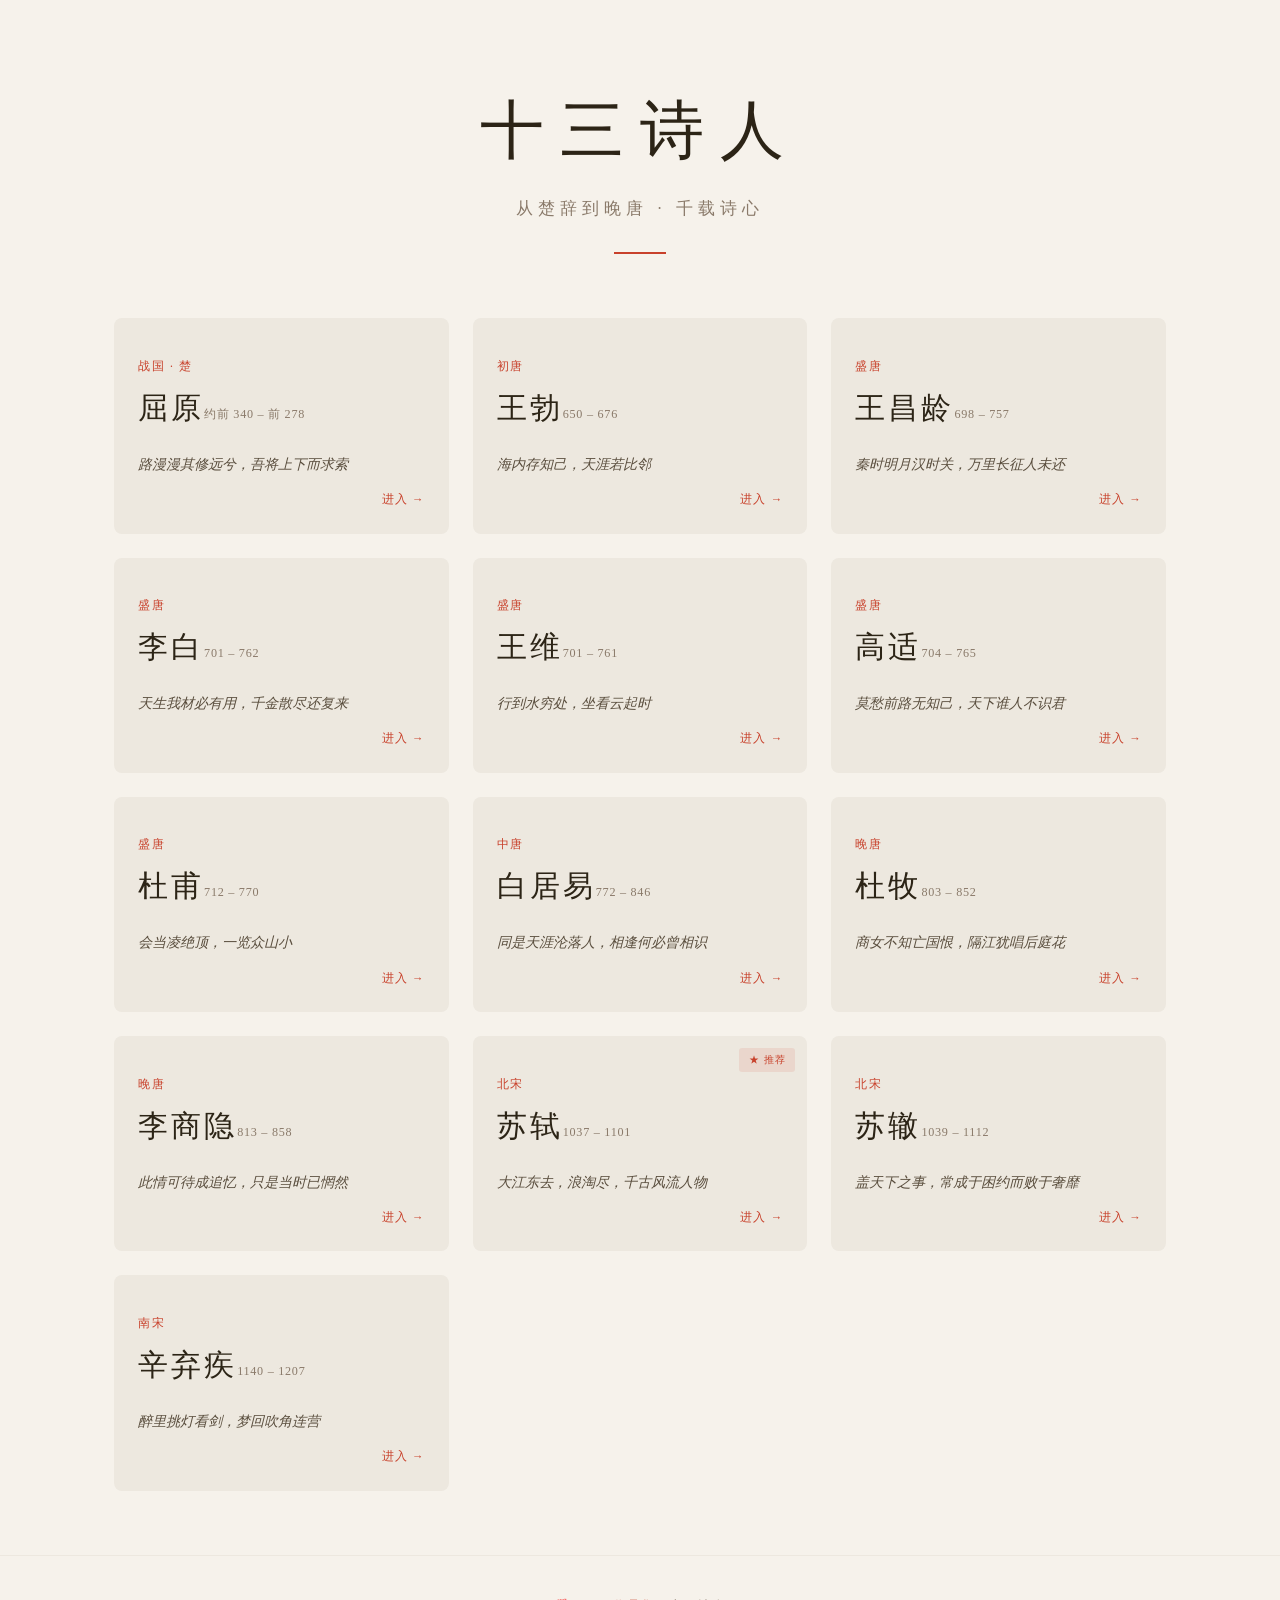
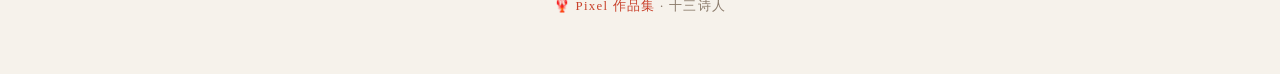
<file: index.html>
<!DOCTYPE html>
<html lang="zh-CN">
<head>
<meta charset="UTF-8">
<meta name="viewport" content="width=device-width,initial-scale=1.0">
<meta name="theme-color" content="#2c2416">
<meta name="description" content="十三诗人 · 从楚辞到晚唐，千载诗心。屈原、李白、杜甫、苏轼等十三位中国伟大诗人的生平与作品。">
<meta property="og:title" content="十三诗人 · 千载诗心">
<meta property="og:description" content="从楚辞到晚唐，十三位中国诗人的生平与名篇。">
<meta property="og:url" content="https://jasoneip01-pixel.github.io/chinese-poets/">
<meta property="og:type" content="website">
<title>十三诗人 · 千载诗心</title>
<style>
*,*::before,*::after{margin:0;padding:0;box-sizing:border-box}
html{scroll-behavior:smooth;-webkit-tap-highlight-color:transparent}
body{font-family:-apple-system,"Noto Serif CJK SC","Source Han Serif SC","Songti SC","Hiragino Mincho ProN",Georgia,"Times New Roman",serif;background:#f6f2eb;color:#2c2416;line-height:1.7;-webkit-font-smoothing:antialiased;padding:env(safe-area-inset-top) env(safe-area-inset-right) env(safe-area-inset-bottom) env(safe-area-inset-left)}

/* Hero */
.hero{text-align:center;padding:clamp(3rem,6vw,7rem) 1.5rem clamp(2.5rem,5vw,5rem)}
.hero h1{font-size:clamp(2rem,6vw,4rem);font-weight:400;letter-spacing:.25em;color:#2c2416;margin-bottom:.6rem}
.hero .sub{font-size:clamp(.82rem,1.3vw,1.1rem);color:#8a7a6a;letter-spacing:.3em}
.hero .divider{margin:1.8rem auto 0;width:clamp(2.5rem,4vw,4.5rem);height:2px;background:#c8412b}

/* Desktop/Tablet: card grid */
.gallery{max-width:min(1100px,calc(100% - 2rem));margin:0 auto;padding:0 1.5rem 4rem;display:grid;grid-template-columns:repeat(auto-fill,minmax(min(280px,100%),1fr));gap:clamp(1rem,2vw,1.5rem)}
.card{position:relative;border-radius:8px;overflow:hidden;text-decoration:none;background:#ede8df;transition:transform .25s,box-shadow .25s;display:flex;flex-direction:column;height:100%}
.card:hover{transform:translateY(-4px);box-shadow:0 8px 30px rgba(44,36,22,.12)}
.card-header{padding:clamp(1.8rem,4vw,2.4rem) 1.5rem clamp(.4rem,1vw,.7rem)}
.card-header .era{font-size:.72rem;color:#c8412b;letter-spacing:.15em;margin-bottom:.4rem;display:block}
.card-header .name{font-size:clamp(1.4rem,2.5vw,1.9rem);font-weight:400;color:#2c2416;letter-spacing:.1em;margin-bottom:.2rem}
.card-header .dates{font-size:.76rem;color:#8a7a6a;letter-spacing:.06em}
.card-body{padding:.4rem 1.5rem 1.5rem;flex:1;display:flex;flex-direction:column;justify-content:space-between}
.card-body .quote{font-size:.88rem;color:#5a4e3e;line-height:1.8;margin-bottom:.8rem;font-style:italic}
.card-body .arrow{font-size:.72rem;color:#c8412b;letter-spacing:.1em;align-self:flex-end}
.feat{position:absolute;top:12px;right:12px;font-size:.65rem;color:#c8412b;background:rgba(200,65,43,.1);padding:.2rem .6rem;border-radius:3px;letter-spacing:.1em}

footer{text-align:center;padding:2.5rem 1.5rem 3.5rem;color:#8a7a6a;font-size:.8rem;letter-spacing:.1em;border-top:1px solid #ede8df}
footer a{color:#c8412b;text-decoration:none}

/* ── Phone: era-grouped compact list ── */
.era-section{display:none}
@media(max-width:600px){
  .gallery{display:none}
  .era-section{display:block;max-width:calc(100% - 2rem);margin:0 auto;padding:0 1rem 3rem}
  .era-header{font-size:.72rem;color:#c8412b;letter-spacing:.3em;margin:2rem 0 .6rem;padding-left:.4rem;border-left:2px solid #c8412b;position:relative}
  .era-header::after{content:'';position:absolute;top:50%;left:-.3rem;width:6px;height:6px;border-radius:50%;background:#c8412b;transform:translateY(-50%)}
  .era-row{display:flex;align-items:center;gap:.6rem;padding:.55rem .5rem;text-decoration:none;border-bottom:1px solid #ede8df20;transition:background .15s;border-radius:6px;margin-bottom:2px}
  .era-row:active,.era-row:hover{background:#ede8df}
  .era-row .row-era{flex:0 0 auto;font-size:.65rem;color:#c8412b;white-space:nowrap;width:3.4em;text-align:right}
  .era-row .row-name{font-size:1rem;font-weight:600;color:#2c2416;letter-spacing:.06em;white-space:nowrap;flex:0 0 auto}
  .era-row .row-dates{font-size:.68rem;color:#8a7a6a;white-space:nowrap;flex:0 0 auto;margin-left:auto}
  .era-row .row-star{font-size:.65rem;color:#c8412b;margin-left:2px}
  footer{padding:2rem 1rem 3rem}
}

/* Tablet: 2-col grid */
@media(min-width:601px) and (max-width:1023px){.gallery{grid-template-columns:repeat(2,1fr)}}
@media(min-width:1024px){.gallery{grid-template-columns:repeat(3,1fr)}}
@media(min-width:1800px){.gallery{max-width:1300px}}

/* Dark mode */
@media(prefers-color-scheme:dark){body{background:#1a1612;color:#e8e0d4}.hero h1{color:#e8e0d4}.card{background:#2c2416}.card-header .name{color:#e8e0d4}.card-body .quote{color:#a8a094}.era-row{color:#e8e0d4}.era-row .row-name{color:#e8e0d4}.era-row:active,.era-row:hover{background:#2c2416}footer{border-top-color:#2c2416}footer a{color:#d46a5a}}
</style>
</head>
<body>

<div class="hero">
  <h1>十三诗人</h1>
  <p class="sub">从楚辞到晚唐 · 千载诗心</p>
  <div class="divider"></div>
</div>

<!-- Phone: era-grouped list -->
<div class="era-section"><div class="era-header">战国</div>
  <a href="quyuan.html" class="era-row"><span class="row-era">楚</span><span class="row-name">屈原</span><span class="row-dates">前340–前278</span></a>
  <div class="era-header">初唐</div>
  <a href="wangbo.html" class="era-row"><span class="row-era">650</span><span class="row-name">王勃</span><span class="row-dates">–676</span></a>
  <div class="era-header">盛唐</div>
  <a href="wangchangling.html" class="era-row"><span class="row-era">698</span><span class="row-name">王昌龄</span><span class="row-dates">–757</span></a>
  <a href="libai.html" class="era-row"><span class="row-era">701</span><span class="row-name">李白</span><span class="row-dates">–762</span></a>
  <a href="wangwei.html" class="era-row"><span class="row-era">701</span><span class="row-name">王维</span><span class="row-dates">–761</span></a>
  <a href="gaoshi.html" class="era-row"><span class="row-era">704</span><span class="row-name">高适</span><span class="row-dates">–765</span></a>
  <a href="dufu.html" class="era-row"><span class="row-era">712</span><span class="row-name">杜甫</span><span class="row-dates">–770</span></a>
  <div class="era-header">中唐</div>
  <a href="baijuyi.html" class="era-row"><span class="row-era">772</span><span class="row-name">白居易</span><span class="row-dates">–846</span></a>
  <div class="era-header">晚唐</div>
  <a href="dumu.html" class="era-row"><span class="row-era">803</span><span class="row-name">杜牧</span><span class="row-dates">–852</span></a>
  <a href="lishangyin.html" class="era-row"><span class="row-era">813</span><span class="row-name">李商隐</span><span class="row-dates">–858</span></a>
  <div class="era-header">北宋</div>
  <a href="sushi.html" class="era-row"><span class="row-era">1037</span><span class="row-name">苏轼</span><span class="row-dates">–1101</span><span class="row-star">★</span></a>
  <a href="suzhe.html" class="era-row"><span class="row-era">1039</span><span class="row-name">苏辙</span><span class="row-dates">–1112</span></a>
  <div class="era-header">南宋</div>
  <a href="xinqiji.html" class="era-row"><span class="row-era">1140</span><span class="row-name">辛弃疾</span><span class="row-dates">–1207</span></a>
</div>

<!-- Tablet/Desktop: card grid -->
<div class="gallery">
  <a href="quyuan.html" class="card"><div class="card-header"><span class="era">战国 · 楚</span><span class="name">屈原</span><span class="dates">约前 340 – 前 278</span></div><div class="card-body"><div class="quote">路漫漫其修远兮，吾将上下而求索</div><span class="arrow">进入 →</span></div></a>
  <a href="wangbo.html" class="card"><div class="card-header"><span class="era">初唐</span><span class="name">王勃</span><span class="dates">650 – 676</span></div><div class="card-body"><div class="quote">海内存知己，天涯若比邻</div><span class="arrow">进入 →</span></div></a>
  <a href="wangchangling.html" class="card"><div class="card-header"><span class="era">盛唐</span><span class="name">王昌龄</span><span class="dates">698 – 757</span></div><div class="card-body"><div class="quote">秦时明月汉时关，万里长征人未还</div><span class="arrow">进入 →</span></div></a>
  <a href="libai.html" class="card"><div class="card-header"><span class="era">盛唐</span><span class="name">李白</span><span class="dates">701 – 762</span></div><div class="card-body"><div class="quote">天生我材必有用，千金散尽还复来</div><span class="arrow">进入 →</span></div></a>
  <a href="wangwei.html" class="card"><div class="card-header"><span class="era">盛唐</span><span class="name">王维</span><span class="dates">701 – 761</span></div><div class="card-body"><div class="quote">行到水穷处，坐看云起时</div><span class="arrow">进入 →</span></div></a>
  <a href="gaoshi.html" class="card"><div class="card-header"><span class="era">盛唐</span><span class="name">高适</span><span class="dates">704 – 765</span></div><div class="card-body"><div class="quote">莫愁前路无知己，天下谁人不识君</div><span class="arrow">进入 →</span></div></a>
  <a href="dufu.html" class="card"><div class="card-header"><span class="era">盛唐</span><span class="name">杜甫</span><span class="dates">712 – 770</span></div><div class="card-body"><div class="quote">会当凌绝顶，一览众山小</div><span class="arrow">进入 →</span></div></a>
  <a href="baijuyi.html" class="card"><div class="card-header"><span class="era">中唐</span><span class="name">白居易</span><span class="dates">772 – 846</span></div><div class="card-body"><div class="quote">同是天涯沦落人，相逢何必曾相识</div><span class="arrow">进入 →</span></div></a>
  <a href="dumu.html" class="card"><div class="card-header"><span class="era">晚唐</span><span class="name">杜牧</span><span class="dates">803 – 852</span></div><div class="card-body"><div class="quote">商女不知亡国恨，隔江犹唱后庭花</div><span class="arrow">进入 →</span></div></a>
  <a href="lishangyin.html" class="card"><div class="card-header"><span class="era">晚唐</span><span class="name">李商隐</span><span class="dates">813 – 858</span></div><div class="card-body"><div class="quote">此情可待成追忆，只是当时已惘然</div><span class="arrow">进入 →</span></div></a>
  <a href="sushi.html" class="card"><div class="card-header"><span class="era">北宋</span><span class="name">苏轼</span><span class="dates">1037 – 1101</span><span class="feat">★ 推荐</span></div><div class="card-body"><div class="quote">大江东去，浪淘尽，千古风流人物</div><span class="arrow">进入 →</span></div></a>
  <a href="suzhe.html" class="card"><div class="card-header"><span class="era">北宋</span><span class="name">苏辙</span><span class="dates">1039 – 1112</span></div><div class="card-body"><div class="quote">盖天下之事，常成于困约而败于奢靡</div><span class="arrow">进入 →</span></div></a>
  <a href="xinqiji.html" class="card"><div class="card-header"><span class="era">南宋</span><span class="name">辛弃疾</span><span class="dates">1140 – 1207</span></div><div class="card-body"><div class="quote">醉里挑灯看剑，梦回吹角连营</div><span class="arrow">进入 →</span></div></a>
</div>

<footer>
  <p>🦞 <a href="https://jasoneip01-pixel.github.io/">Pixel 作品集</a> · 十三诗人</p>
</footer>
</body>
</html>
</file>
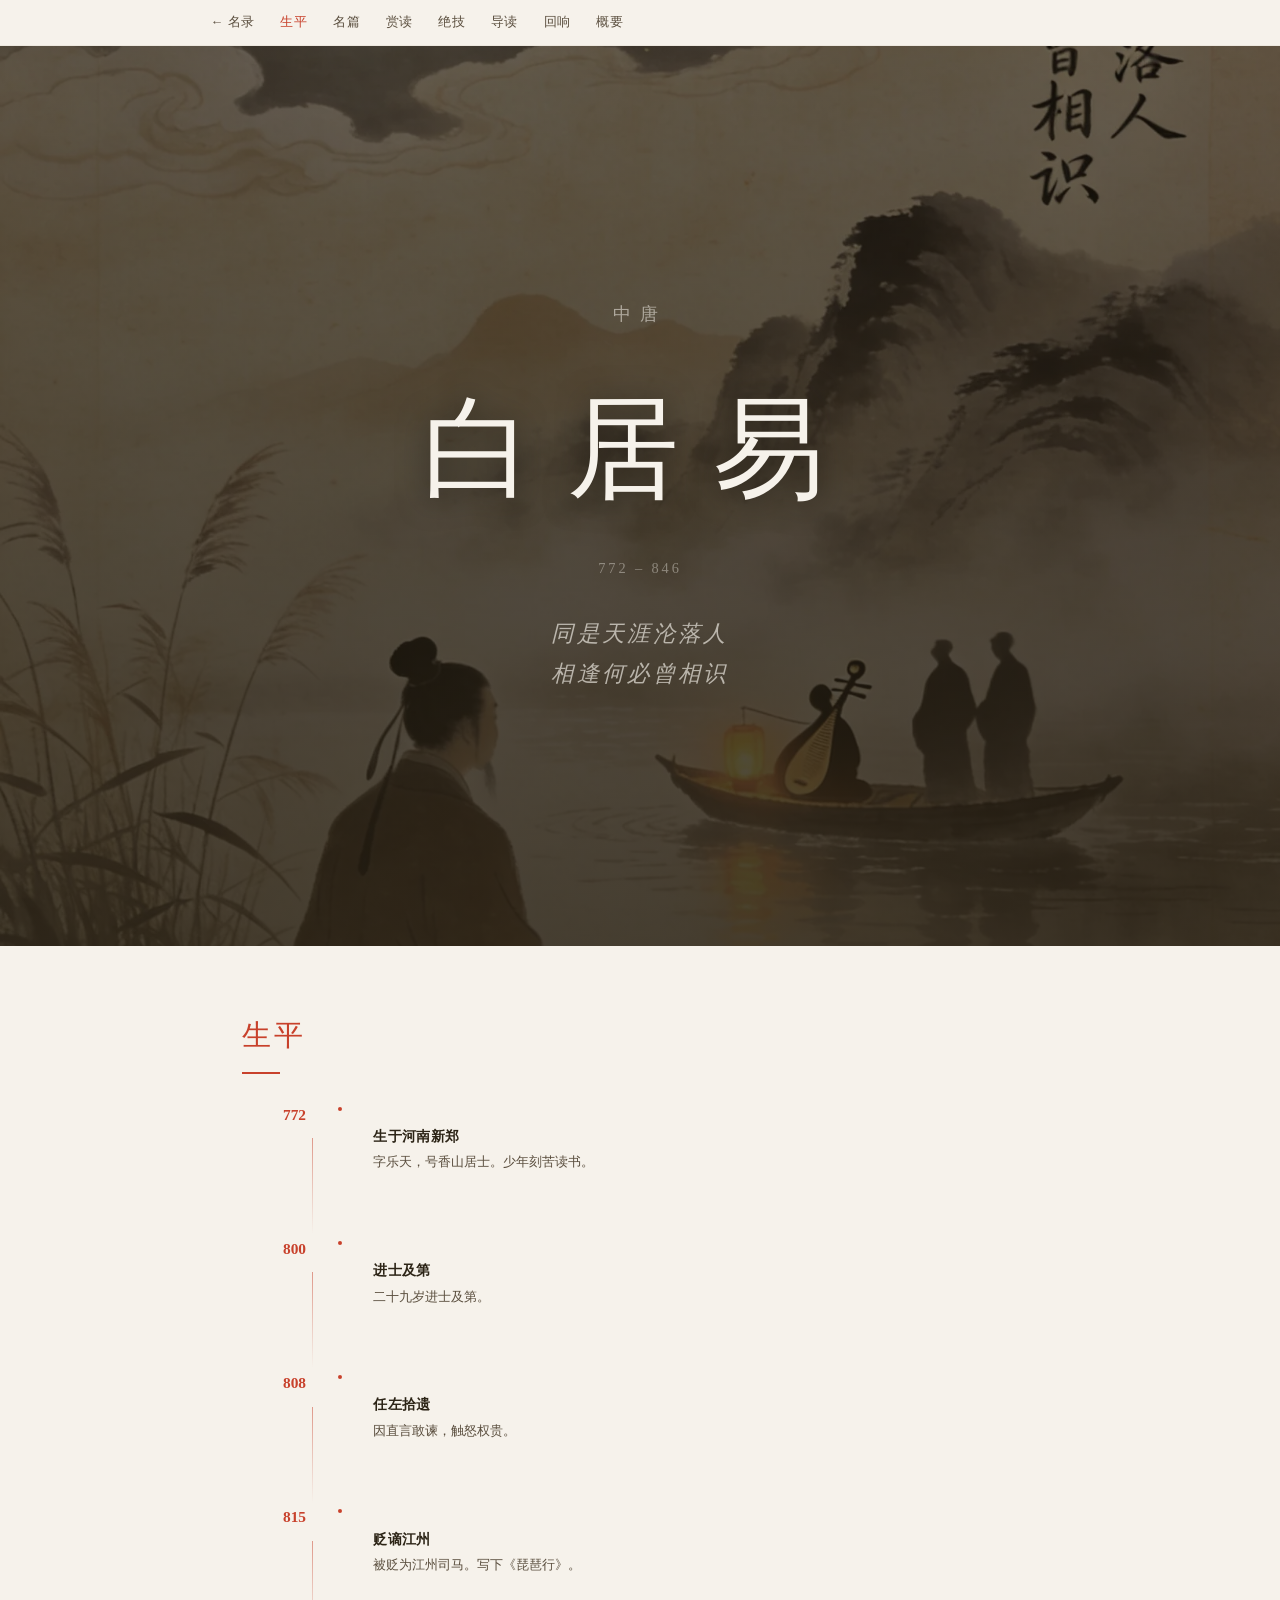
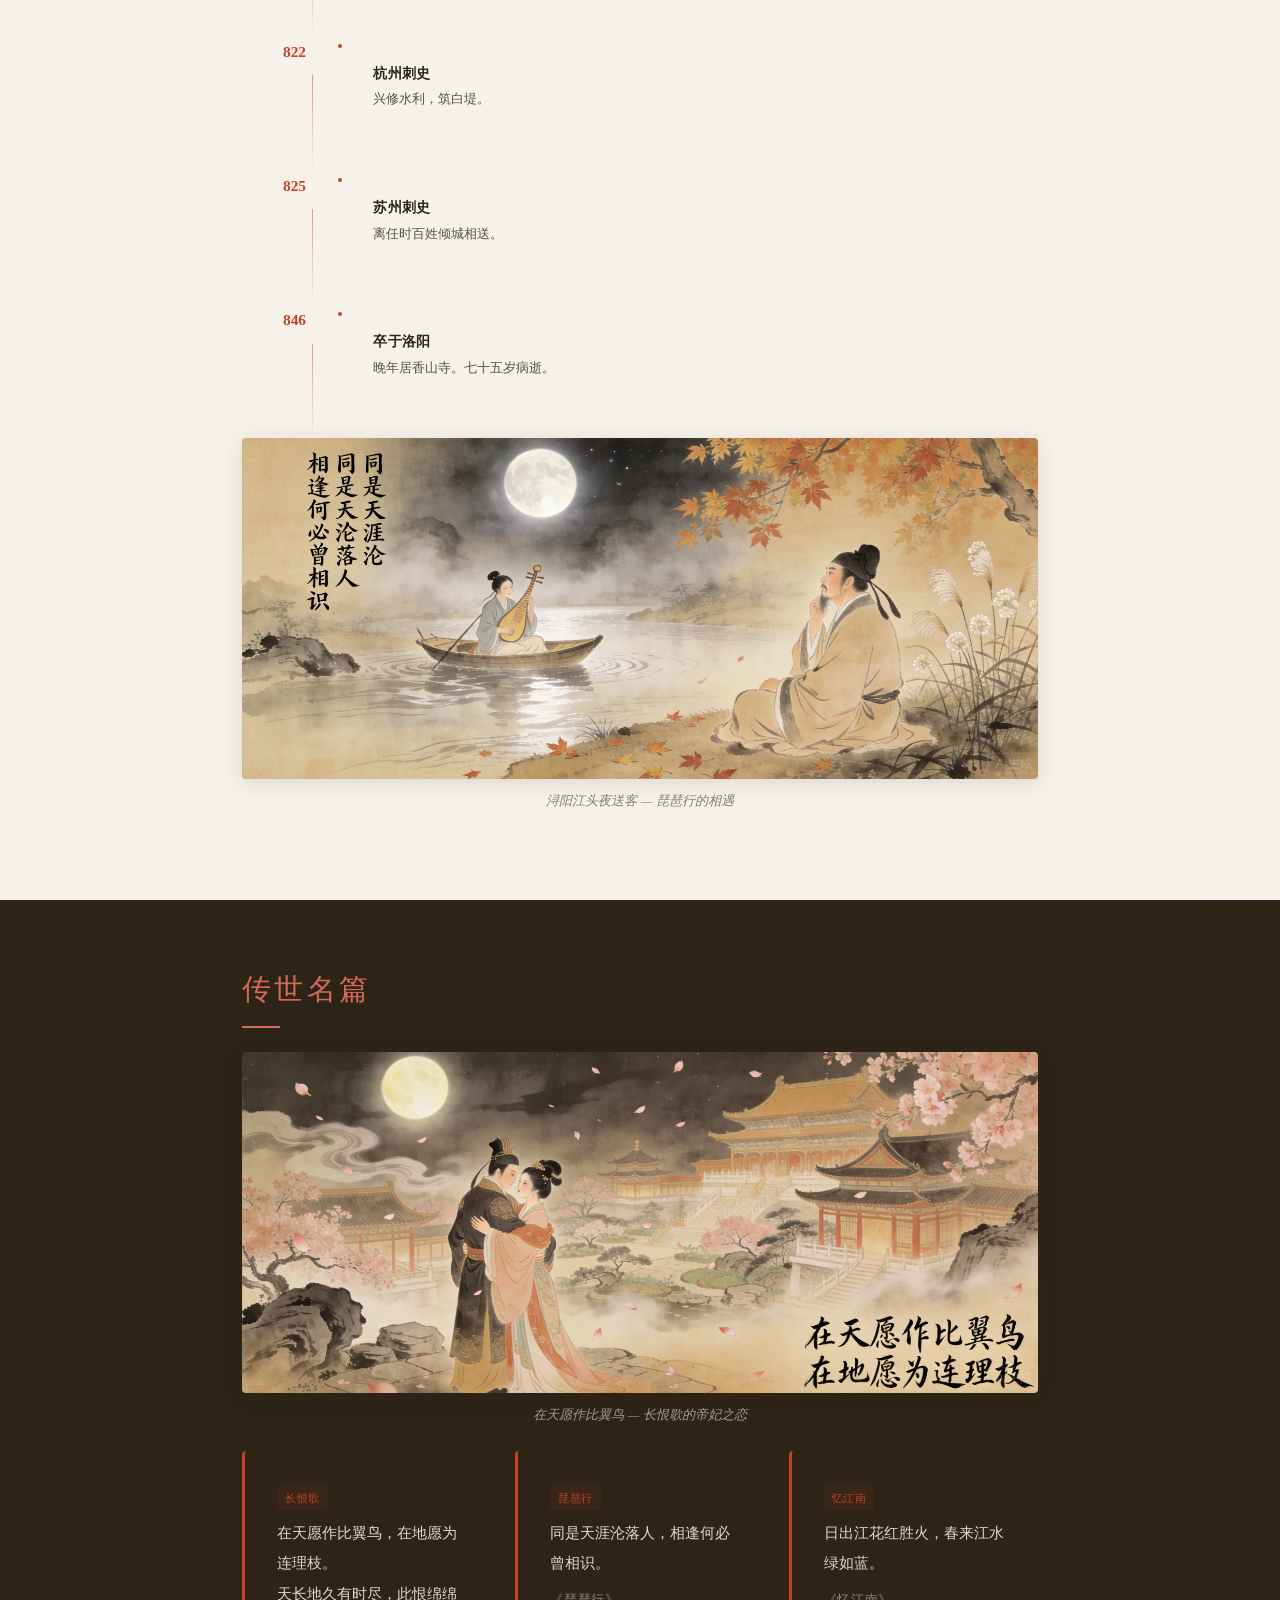
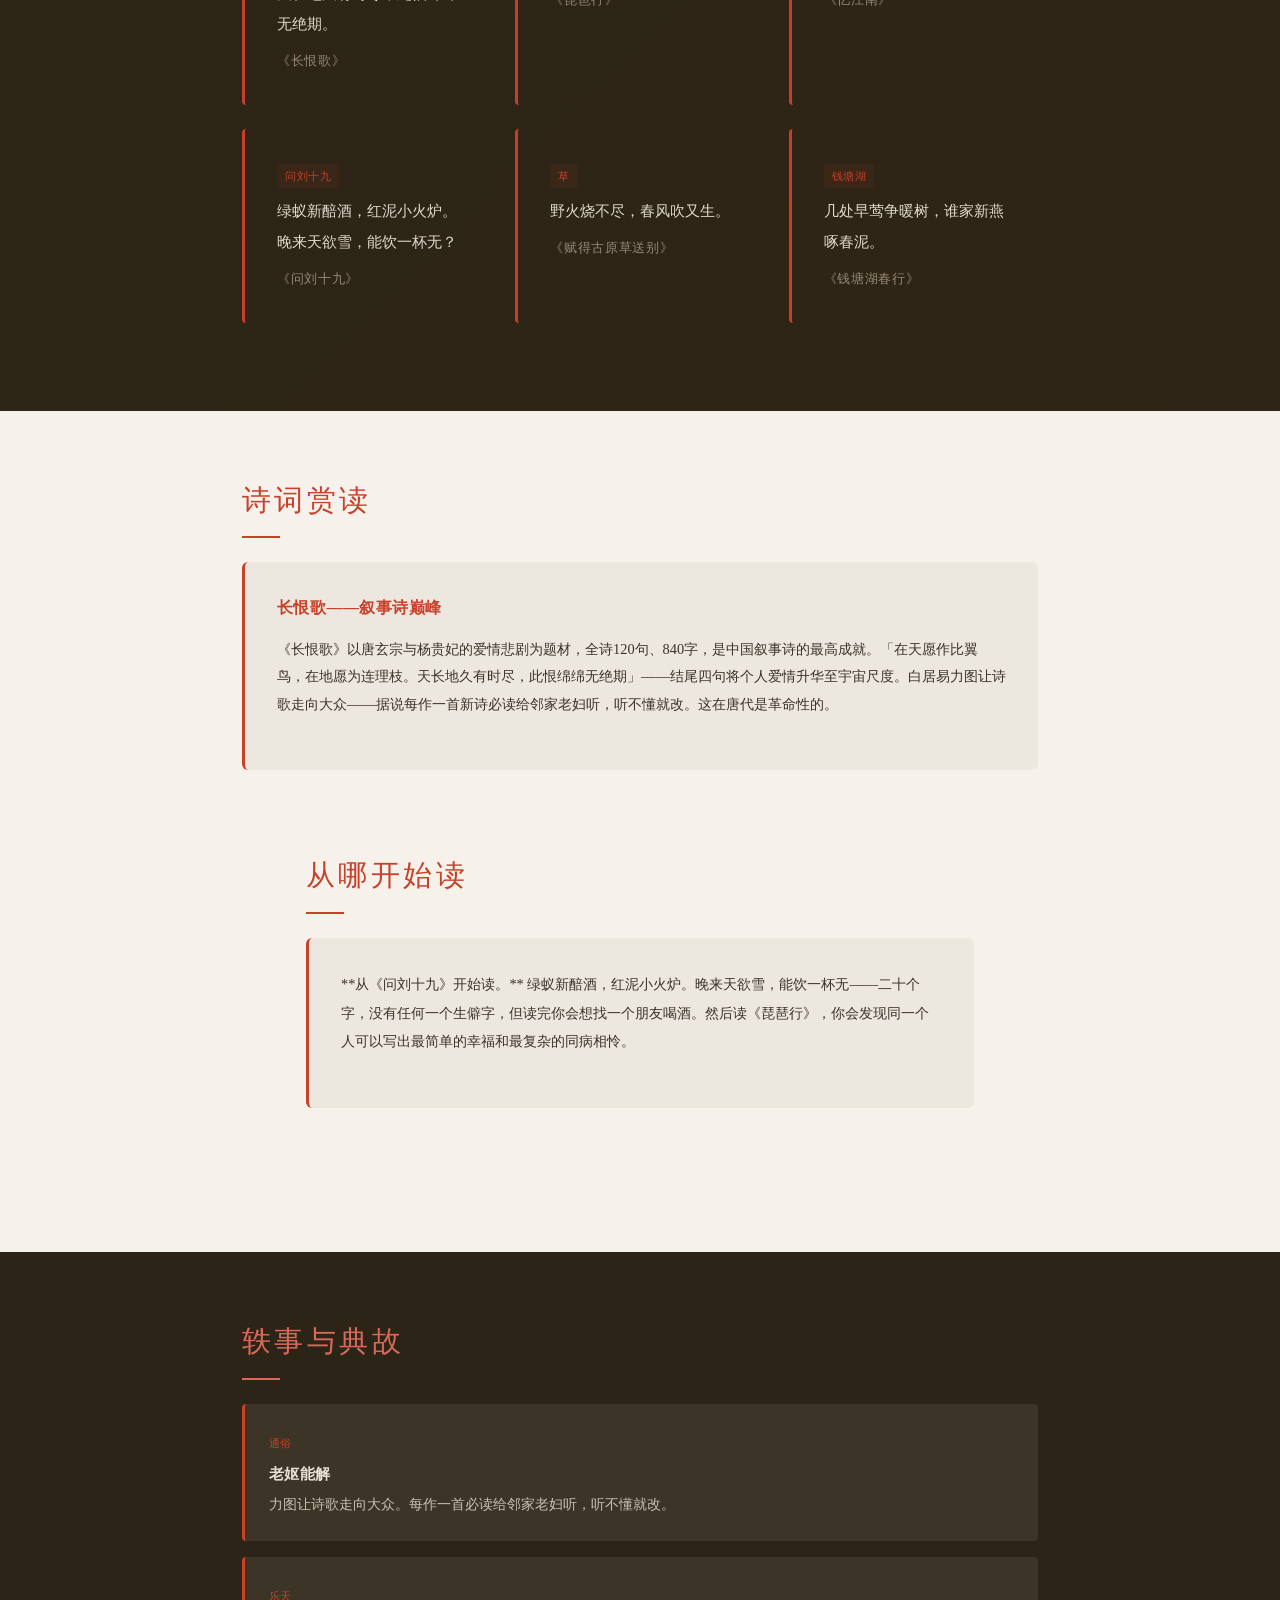
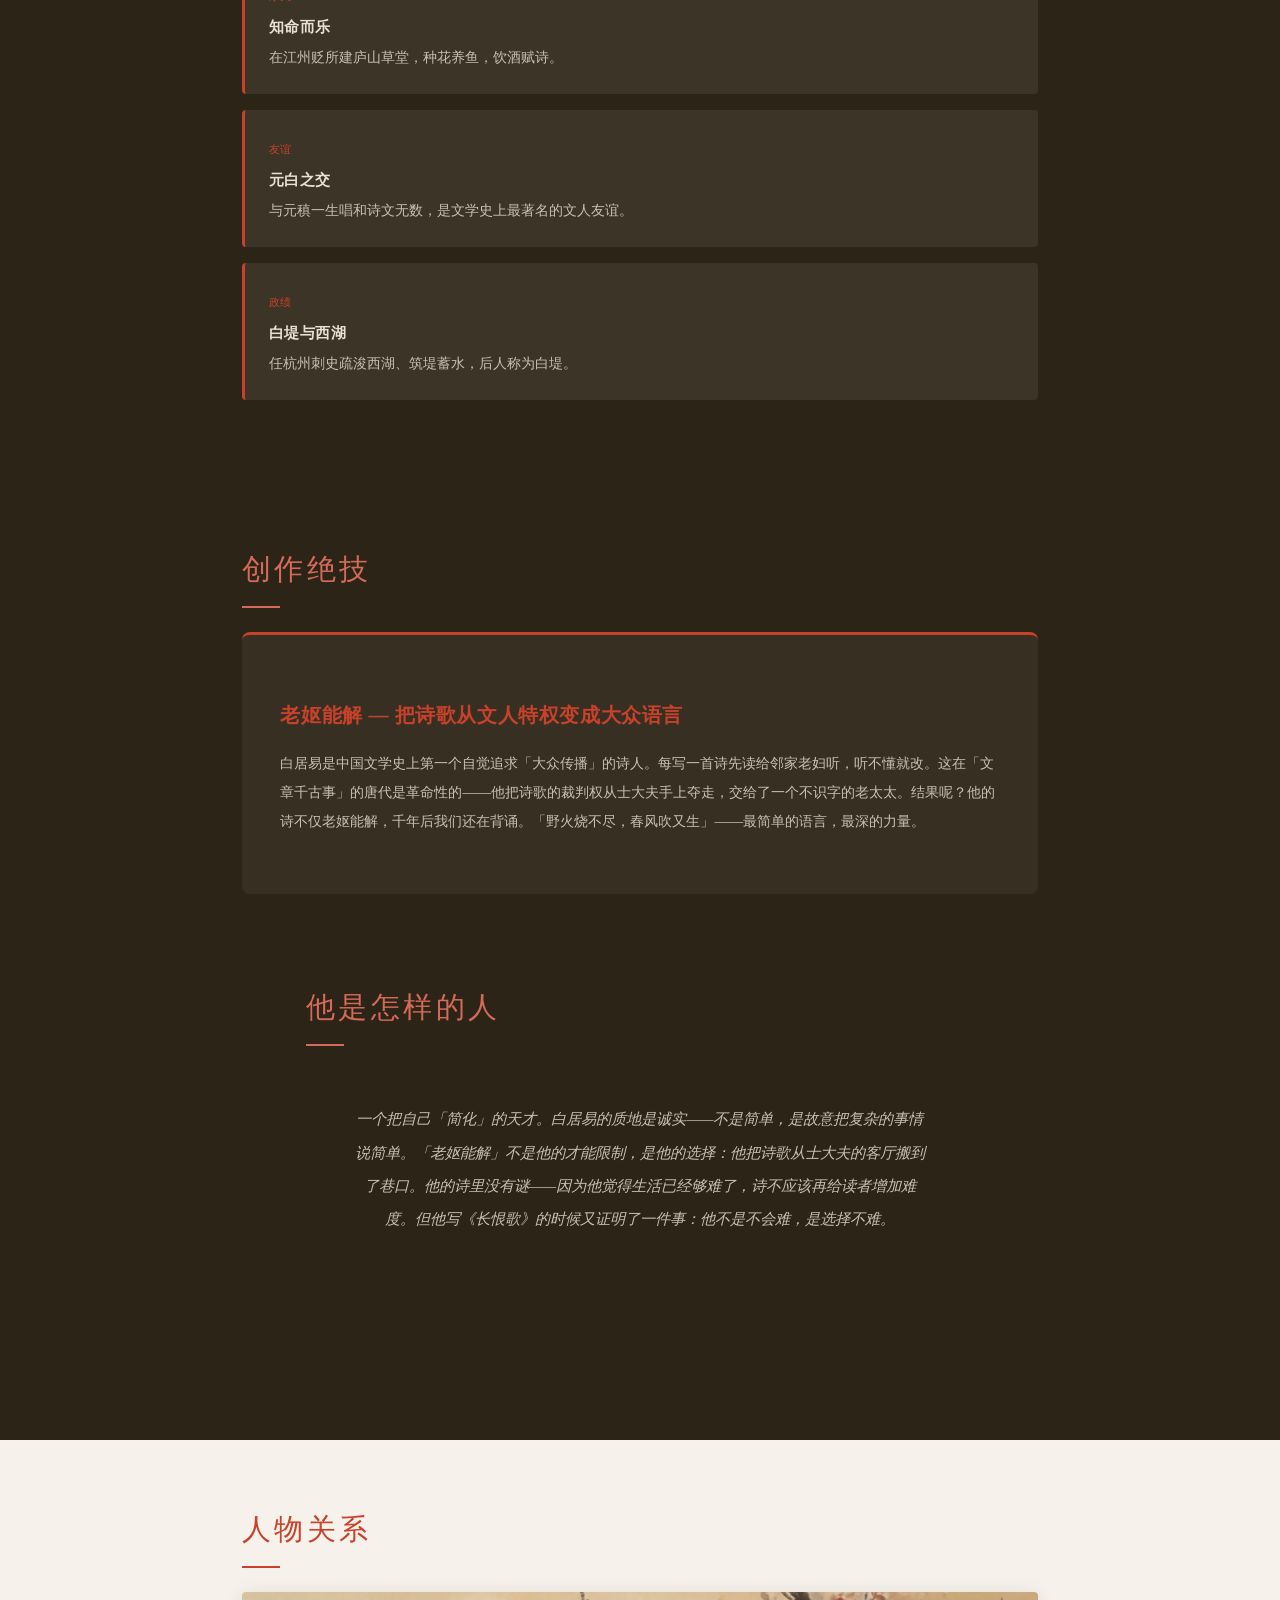
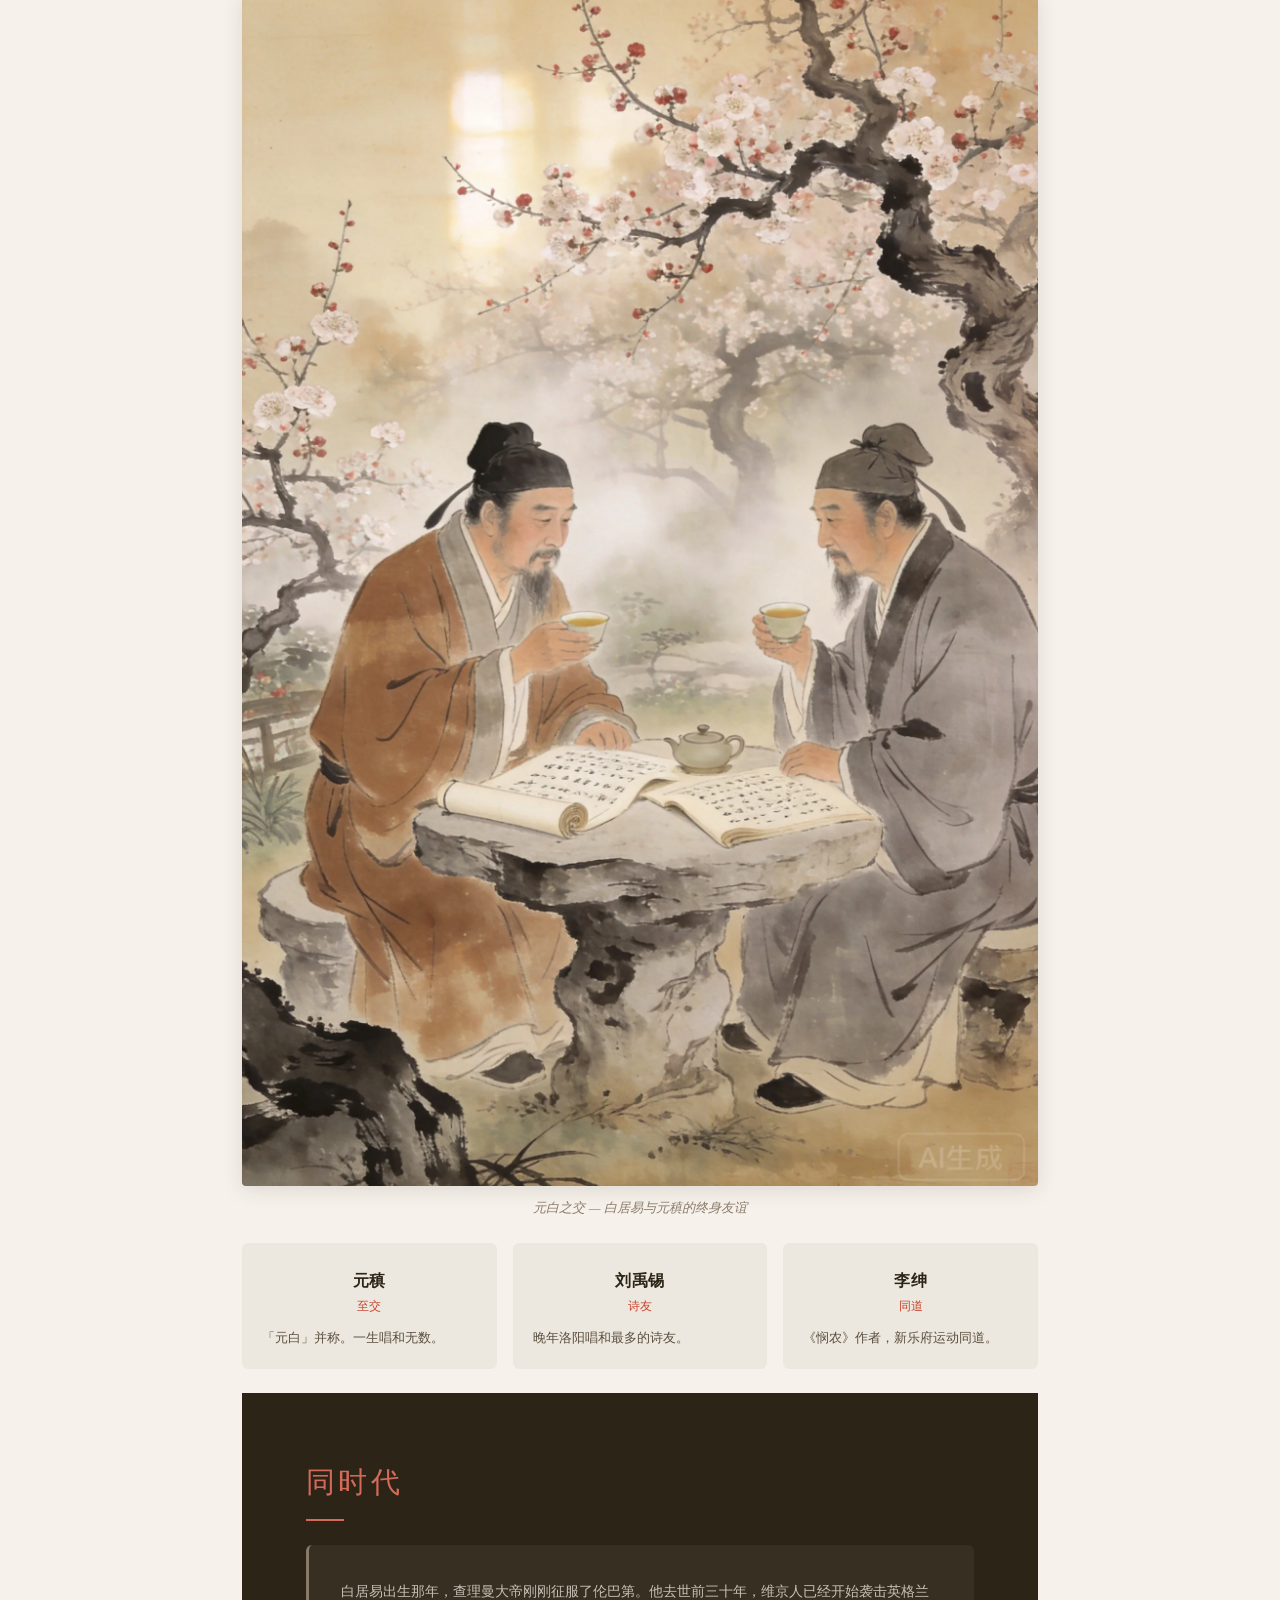
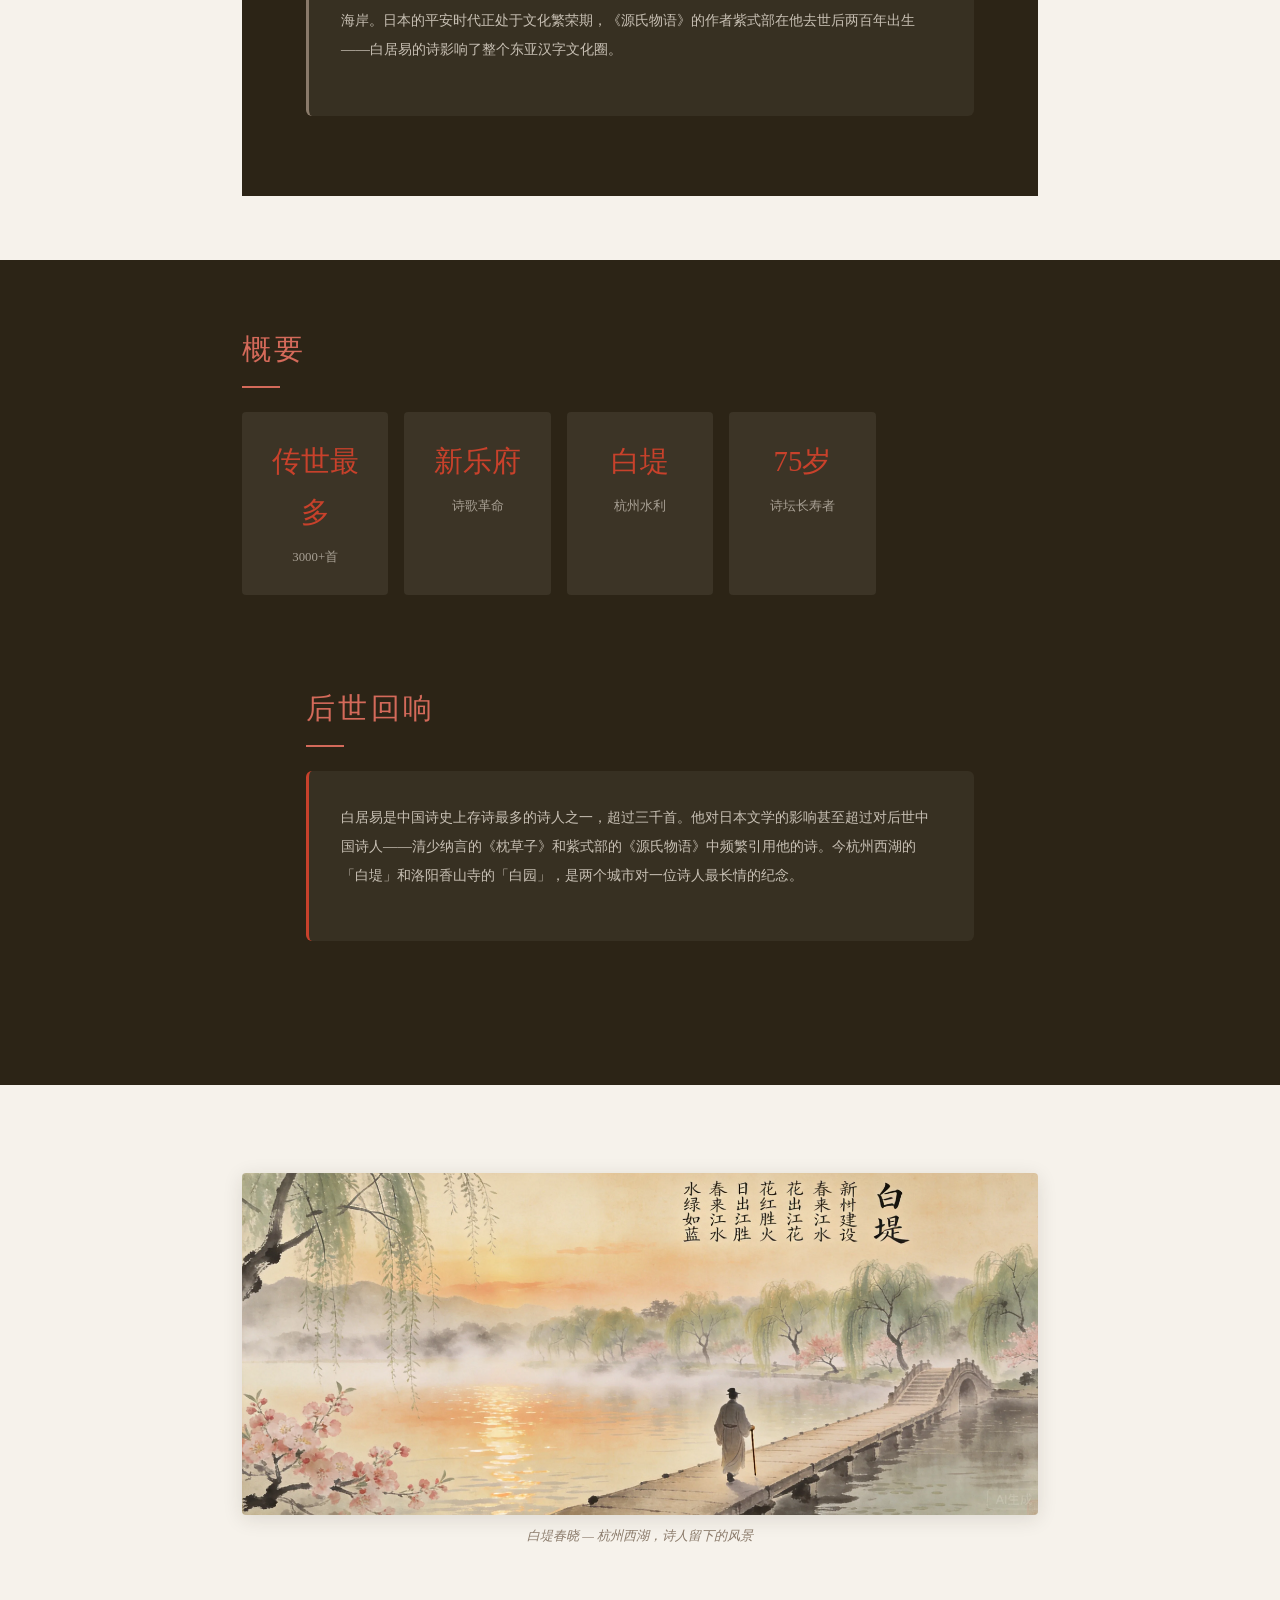
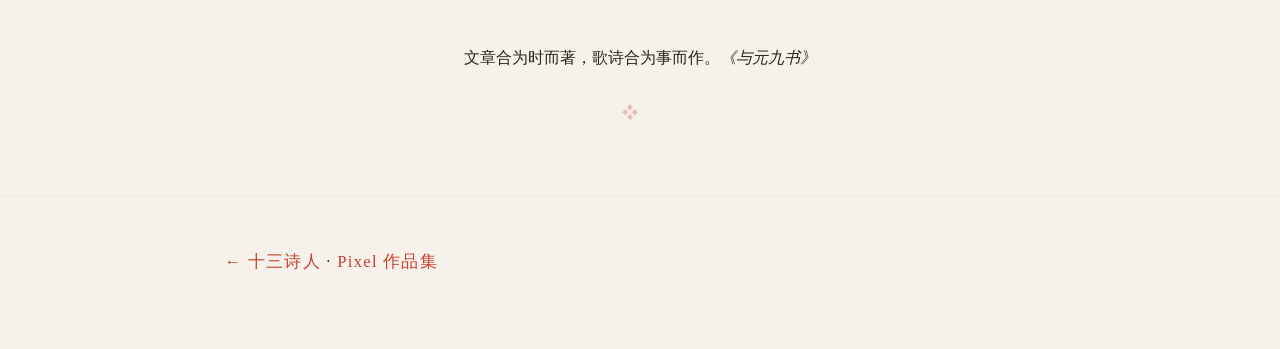
<file: baijuyi.html>
<!DOCTYPE html>
<html lang="zh-CN">
<head>
<meta charset="UTF-8"><meta name="viewport" content="width=device-width,initial-scale=1.0,maximum-scale=5.0">
<meta name="theme-color" content="#2c2416">
<meta property="og:image" content="https://jasoneip01-pixel.github.io/chinese-poets/img/baijuyi-hero.webp">
<meta property="og:image:width" content="2048">
<meta property="og:image:height" content="2048">
<meta property="og:title" content="白居易 · 十三诗人">
<title>白居易 · 十三诗人</title>
<link rel="preload" href="img/baijuyi-hero.webp" as="image">
<link rel="stylesheet" href="shared.css">
</head>
<body>
<nav><div class="inner"><a href="./">← 名录</a><a href="#life">生平</a><a href="#poems">名篇</a><a href="#appreciation">赏读</a><a href="#craft">绝技</a><a href="#start">导读</a><a href="#legacy">回响</a><a href="#stats">概要</a></div></nav>

<div class="hero"><img src="img/baijuyi-hero.webp" alt="baijuyi" style="position:absolute;inset:0;width:100%;height:100%;object-fit:cover;filter:brightness(.55) saturate(.85)"><div class="hero-overlay"></div><div class="hero-content"><div class="dynasty">中唐</div><h1>白居易</h1><div class="lifespan">772 – 846</div><div class="poem">同是天涯沦落人<br>相逢何必曾相识</div></div></div>

<div class="section" id="life"><div class="section-inner"><h2>生平</h2><div class="timeline"><div class="timeline-item"><div class="timeline-year">772</div><div class="timeline-dot"></div><div class="timeline-text"><h3>生于河南新郑</h3><p>字乐天，号香山居士。少年刻苦读书。</p></div></div>
<div class="timeline-item"><div class="timeline-year">800</div><div class="timeline-dot"></div><div class="timeline-text"><h3>进士及第</h3><p>二十九岁进士及第。</p></div></div>
<div class="timeline-item"><div class="timeline-year">808</div><div class="timeline-dot"></div><div class="timeline-text"><h3>任左拾遗</h3><p>因直言敢谏，触怒权贵。</p></div></div>
<div class="timeline-item"><div class="timeline-year">815</div><div class="timeline-dot"></div><div class="timeline-text"><h3>贬谪江州</h3><p>被贬为江州司马。写下《琵琶行》。</p></div></div>
<div class="timeline-item"><div class="timeline-year">822</div><div class="timeline-dot"></div><div class="timeline-text"><h3>杭州刺史</h3><p>兴修水利，筑白堤。</p></div></div>
<div class="timeline-item"><div class="timeline-year">825</div><div class="timeline-dot"></div><div class="timeline-text"><h3>苏州刺史</h3><p>离任时百姓倾城相送。</p></div></div>
<div class="timeline-item"><div class="timeline-year">846</div><div class="timeline-dot"></div><div class="timeline-text"><h3>卒于洛阳</h3><p>晚年居香山寺。七十五岁病逝。</p></div></div>
<div class="section-image"><img src="img/baijuyi-scene.webp" alt="生平场景" loading="lazy" class=""><div class="image-caption">浔阳江头夜送客 — 琵琶行的相遇</div></div>
</div></div></div>

<div class="section section-dark" id="poems">
  <div class="section-header-grad" style="background:linear-gradient(135deg,#3a2a2a80,#5a3a2a80)"></div>
  <div class="section-inner"><h2>传世名篇</h2><div class="section-image"><img src="img/baijuyi-poem.webp" alt="名篇意境" loading="lazy" class=""><div class="image-caption">在天愿作比翼鸟 — 长恨歌的帝妃之恋</div></div>
<div class="poetry-grid"><div class="poem-card"><span class="badge">长恨歌</span><div class="verses">在天愿作比翼鸟，在地愿为连理枝。<br>天长地久有时尽，此恨绵绵无绝期。</div><div class="source">《长恨歌》</div></div>
<div class="poem-card"><span class="badge">琵琶行</span><div class="verses">同是天涯沦落人，相逢何必曾相识。</div><div class="source">《琵琶行》</div></div>
<div class="poem-card"><span class="badge">忆江南</span><div class="verses">日出江花红胜火，春来江水绿如蓝。</div><div class="source">《忆江南》</div></div>
<div class="poem-card"><span class="badge">问刘十九</span><div class="verses">绿蚁新醅酒，红泥小火炉。<br>晚来天欲雪，能饮一杯无？</div><div class="source">《问刘十九》</div></div>
<div class="poem-card"><span class="badge">草</span><div class="verses">野火烧不尽，春风吹又生。</div><div class="source">《赋得古原草送别》</div></div>
<div class="poem-card"><span class="badge">钱塘湖</span><div class="verses">几处早莺争暖树，谁家新燕啄春泥。</div><div class="source">《钱塘湖春行》</div></div>
</div></div>
</div>

<div class="section" id="appreciation"><div class="section-inner"><h2>诗词赏读</h2><div class="appreciation-card"><h3>长恨歌——叙事诗巅峰</h3><p>《长恨歌》以唐玄宗与杨贵妃的爱情悲剧为题材，全诗120句、840字，是中国叙事诗的最高成就。「在天愿作比翼鸟，在地愿为连理枝。天长地久有时尽，此恨绵绵无绝期」——结尾四句将个人爱情升华至宇宙尺度。白居易力图让诗歌走向大众——据说每作一首新诗必读给邻家老妇听，听不懂就改。这在唐代是革命性的。</p></div><div class="section" id="start"><div class="section-inner"><h2>从哪开始读</h2><div class="reading-card"><p>**从《问刘十九》开始读。** 绿蚁新醅酒，红泥小火炉。晚来天欲雪，能饮一杯无——二十个字，没有任何一个生僻字，但读完你会想找一个朋友喝酒。然后读《琵琶行》，你会发现同一个人可以写出最简单的幸福和最复杂的同病相怜。</p></div></div></div>
</div></div>

<div class="section section-dark" id="stories"><div class="section-inner"><h2>轶事与典故</h2><div class="anecdote-card"><span class="tag">通俗</span><h3>老妪能解</h3><p>力图让诗歌走向大众。每作一首必读给邻家老妇听，听不懂就改。</p></div>
<div class="anecdote-card"><span class="tag">乐天</span><h3>知命而乐</h3><p>在江州贬所建庐山草堂，种花养鱼，饮酒赋诗。</p></div>
<div class="anecdote-card"><span class="tag">友谊</span><h3>元白之交</h3><p>与元稹一生唱和诗文无数，是文学史上最著名的文人友谊。</p></div>
<div class="anecdote-card"><span class="tag">政绩</span><h3>白堤与西湖</h3><p>任杭州刺史疏浚西湖、筑堤蓄水，后人称为白堤。</p></div>
</div></div>

<div class="section section-dark" id="craft"><div class="section-inner"><h2>创作绝技</h2><div class="craft-card"><h3>老妪能解 — 把诗歌从文人特权变成大众语言</h3><p>白居易是中国文学史上第一个自觉追求「大众传播」的诗人。每写一首诗先读给邻家老妇听，听不懂就改。这在「文章千古事」的唐代是革命性的——他把诗歌的裁判权从士大夫手上夺走，交给了一个不识字的老太太。结果呢？他的诗不仅老妪能解，千年后我们还在背诵。「野火烧不尽，春风吹又生」——最简单的语言，最深的力量。</p></div><div class="section" id="who"><div class="section-inner"><h2>他是怎样的人</h2><div class="who-card"><p>一个把自己「简化」的天才。白居易的质地是诚实——不是简单，是故意把复杂的事情说简单。「老妪能解」不是他的才能限制，是他的选择：他把诗歌从士大夫的客厅搬到了巷口。他的诗里没有谜——因为他觉得生活已经够难了，诗不应该再给读者增加难度。但他写《长恨歌》的时候又证明了一件事：他不是不会难，是选择不难。</p></div></div></div>
</div></div>
<div class="section" id="people"><div class="section-inner"><h2>人物关系</h2><div class="section-image"><img src="img/baijuyi-figures.webp" alt="人物群像" loading="lazy" class=""><div class="image-caption">元白之交 — 白居易与元稹的终身友谊</div></div>
<div class="people-grid"><div class="profile-card"><h3>元稹</h3><div class="sub">至交</div><p>「元白」并称。一生唱和无数。</p></div>
<div class="profile-card"><h3>刘禹锡</h3><div class="sub">诗友</div><p>晚年洛阳唱和最多的诗友。</p></div>
<div class="profile-card"><h3>李绅</h3><div class="sub">同道</div><p>《悯农》作者，新乐府运动同道。</p></div>
</div><div class="section section-dark" id="era"><div class="section-inner"><h2>同时代</h2><div class="era-card"><p>白居易出生那年，查理曼大帝刚刚征服了伦巴第。他去世前三十年，维京人已经开始袭击英格兰海岸。日本的平安时代正处于文化繁荣期，《源氏物语》的作者紫式部在他去世后两百年出生——白居易的诗影响了整个东亚汉字文化圈。</p></div></div></div>
</div></div>

<div class="section section-dark" id="stats"><div class="section-inner"><h2>概要</h2><div class="attributes"><div class="attribute"><span class="num">传世最多</span><span class="label">3000+首</span></div>
<div class="attribute"><span class="num">新乐府</span><span class="label">诗歌革命</span></div>
<div class="attribute"><span class="num">白堤</span><span class="label">杭州水利</span></div>
<div class="attribute"><span class="num">75岁</span><span class="label">诗坛长寿者</span></div>
</div><div class="section" id="legacy"><div class="section-inner"><h2>后世回响</h2><div class="legacy-card"><p>白居易是中国诗史上存诗最多的诗人之一，超过三千首。他对日本文学的影响甚至超过对后世中国诗人——清少纳言的《枕草子》和紫式部的《源氏物语》中频繁引用他的诗。今杭州西湖的「白堤」和洛阳香山寺的「白园」，是两个城市对一位诗人最长情的纪念。</p></div></div></div>
</div></div>

<div class="section quote-section"><div class="section-inner"><div class="section-image"><img src="img/baijuyi-closing.webp" alt="收尾" loading="lazy" class=""><div class="image-caption">白堤春晓 — 杭州西湖，诗人留下的风景</div><div class="big-quote"></div>
文章合为时而著，歌诗合为事而作。<cite>《与元九书》</cite></div><div class="ornament">❖</div></div></div>

<footer><p><a href="./">← 十三诗人</a> · <a href="https://jasoneip01-pixel.github.io/">Pixel 作品集</a></p></footer>
<button class="back-top" id="back-top">↑</button>
<script src="shared.js"></script>
</body></html>
</file>
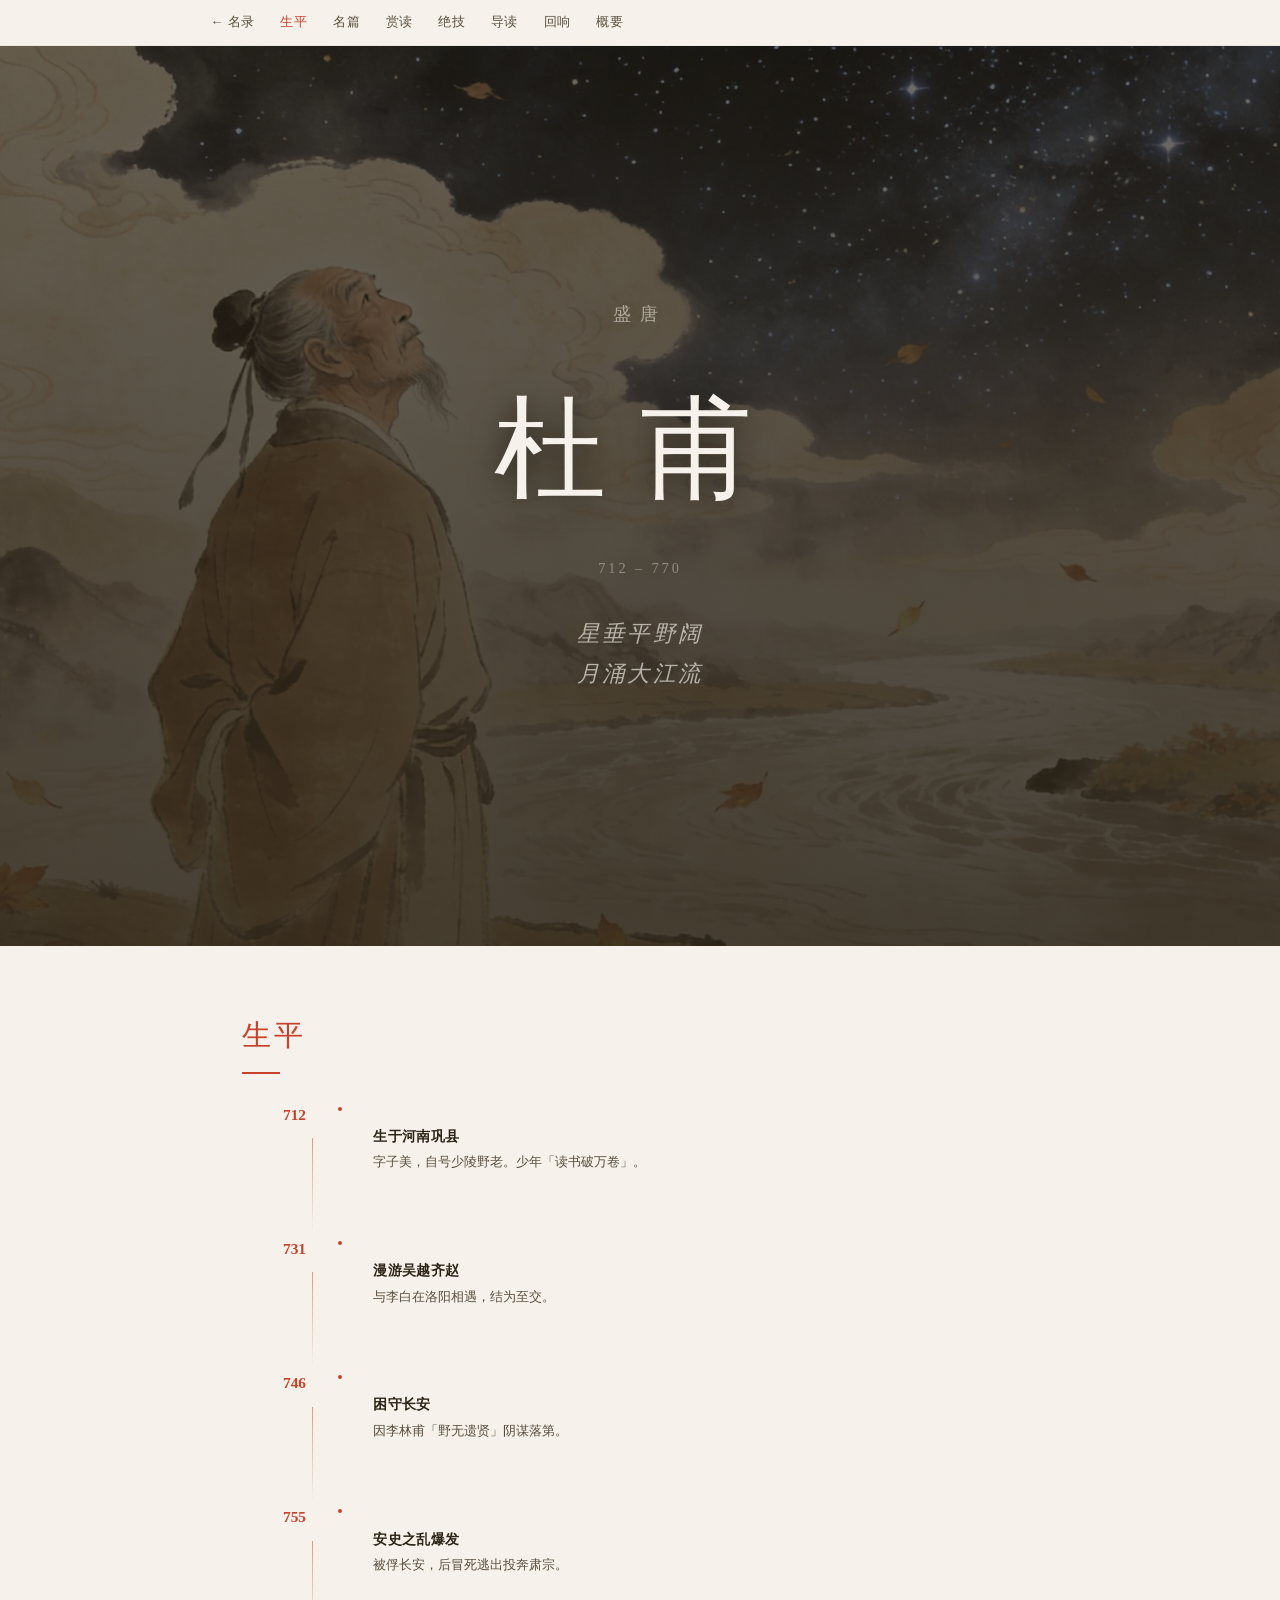
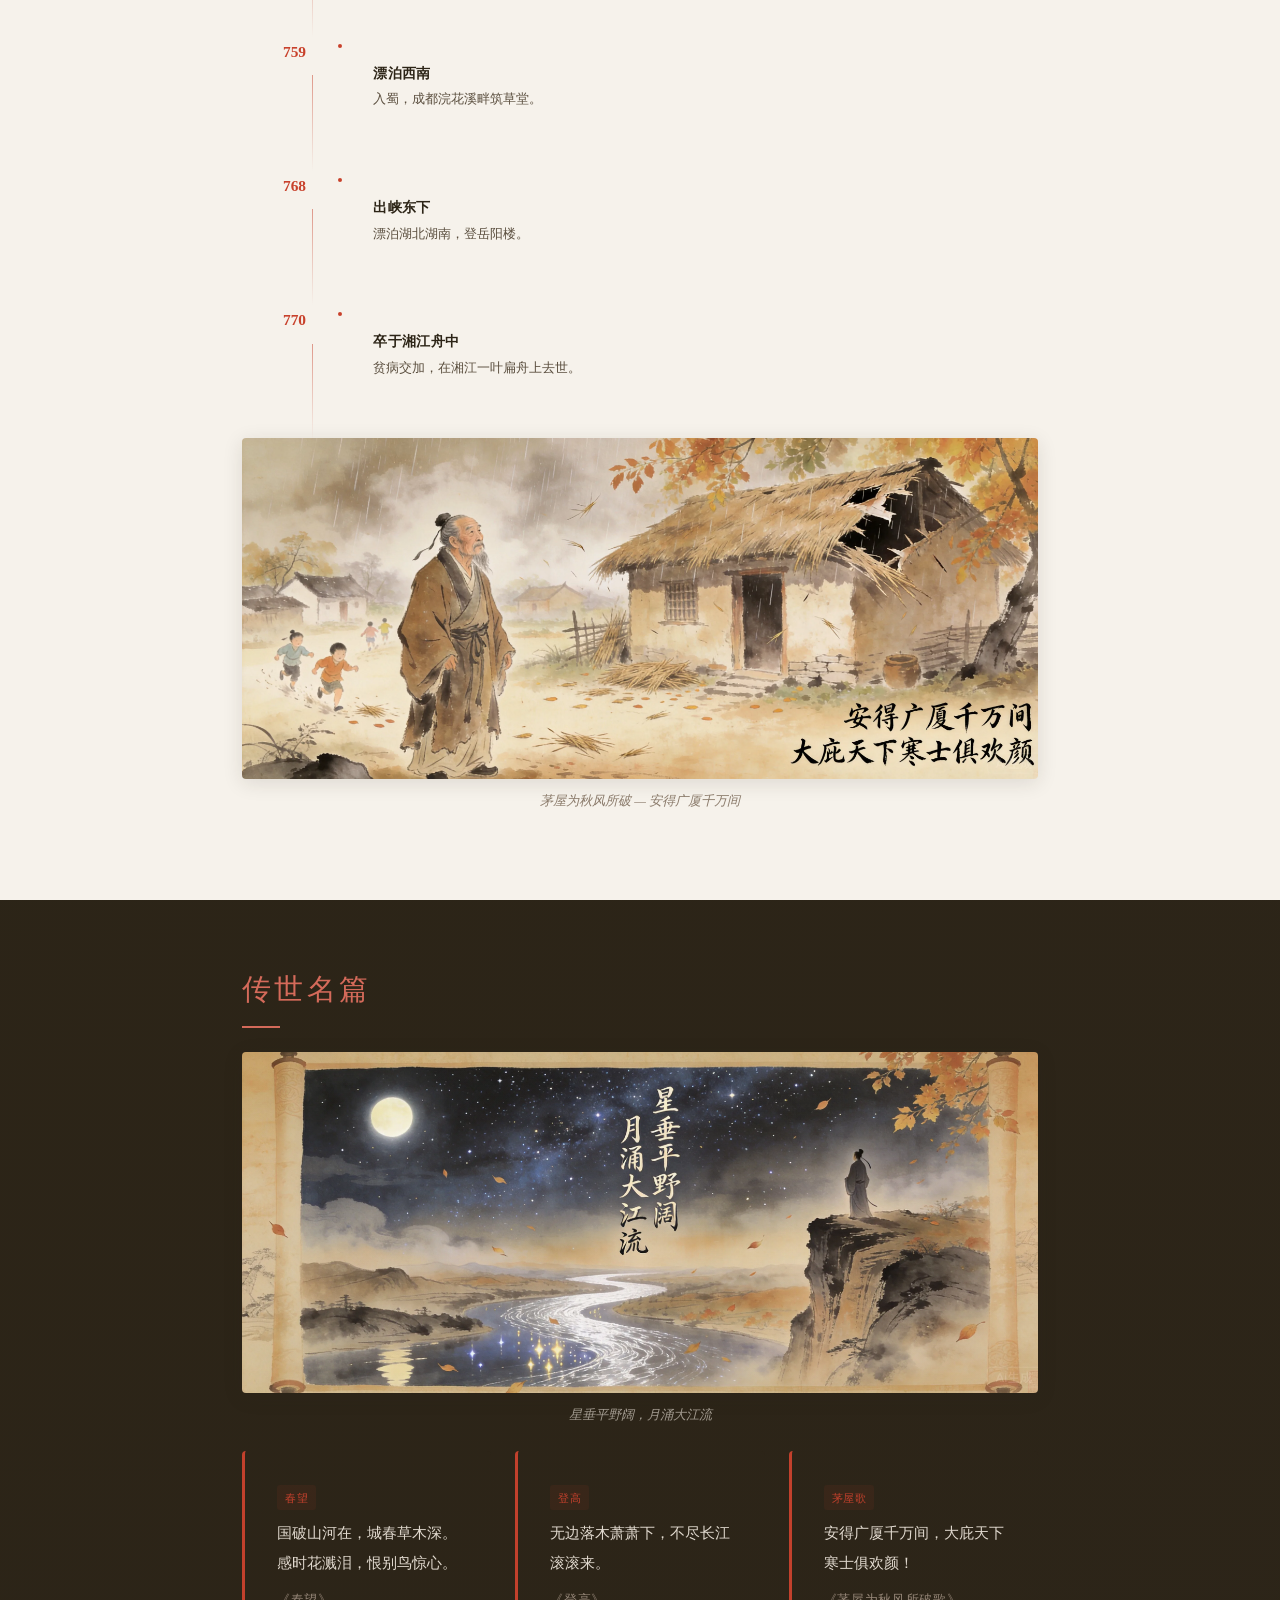
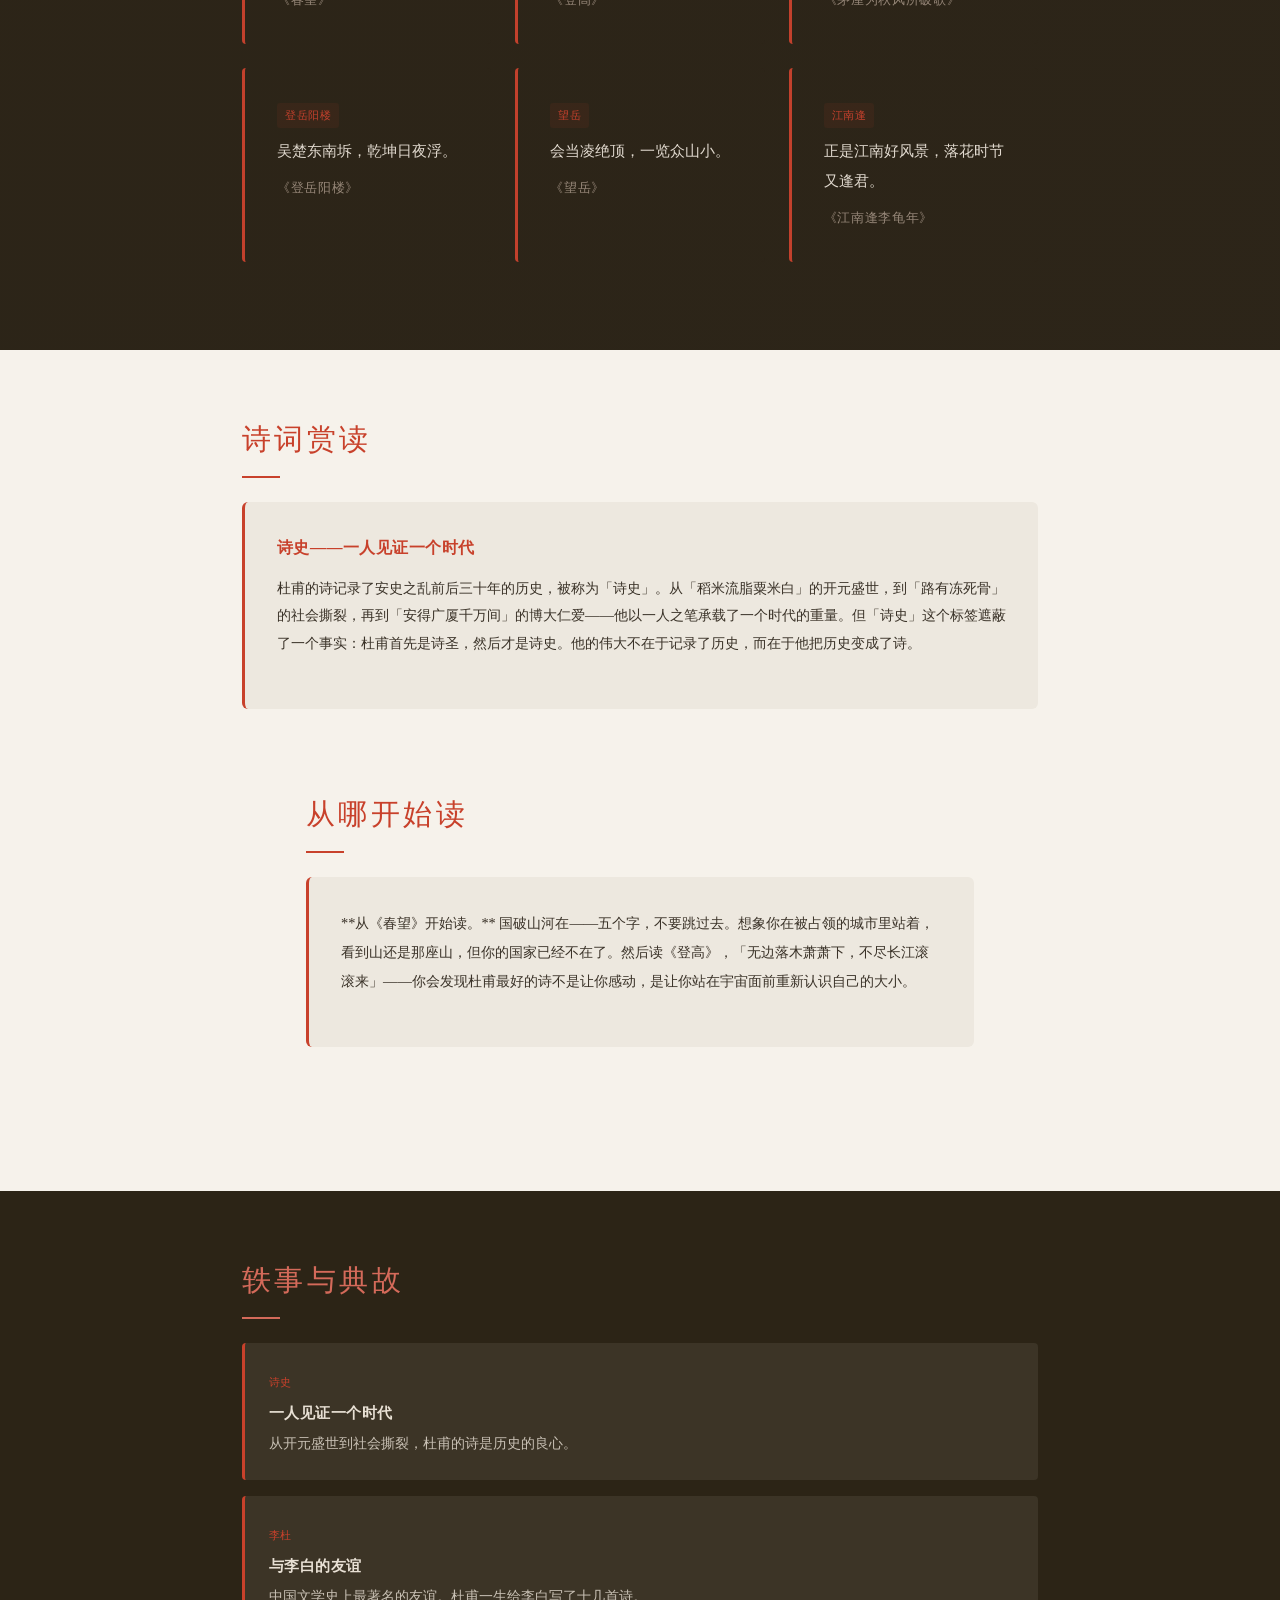
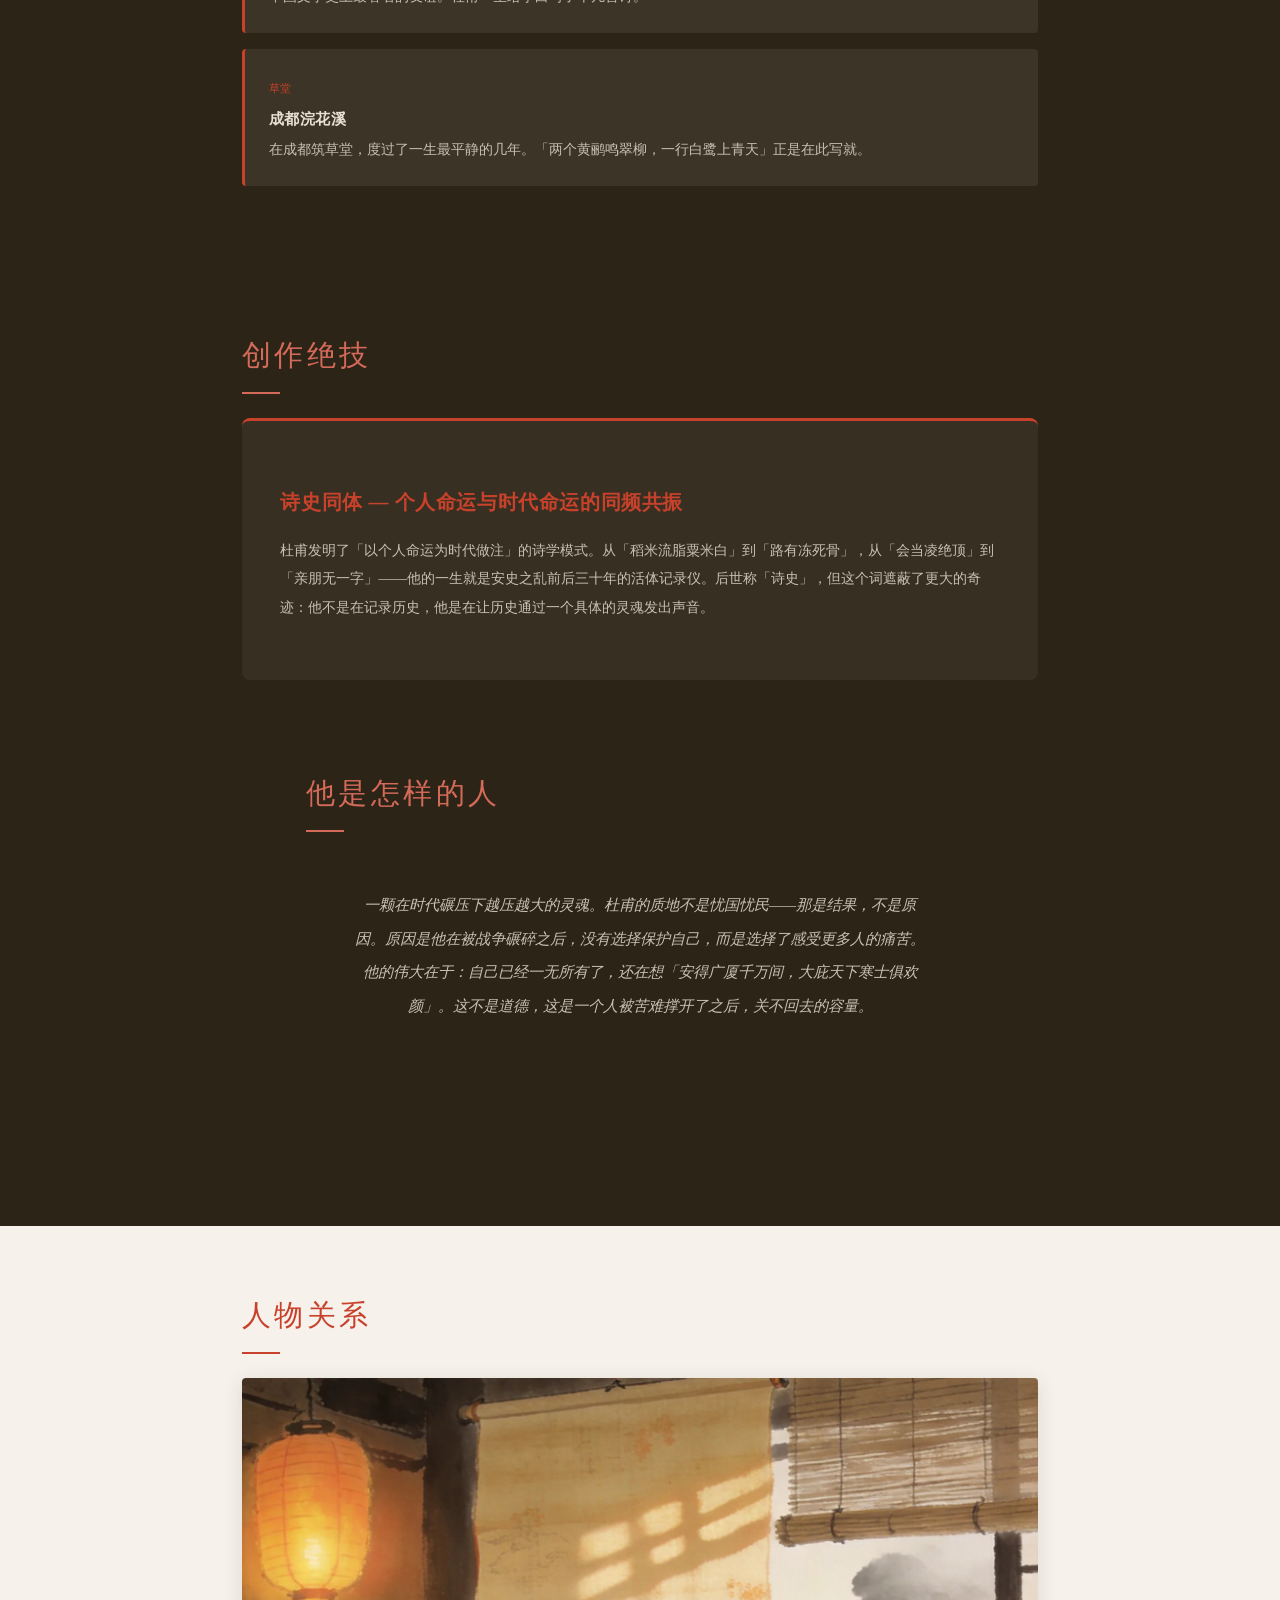
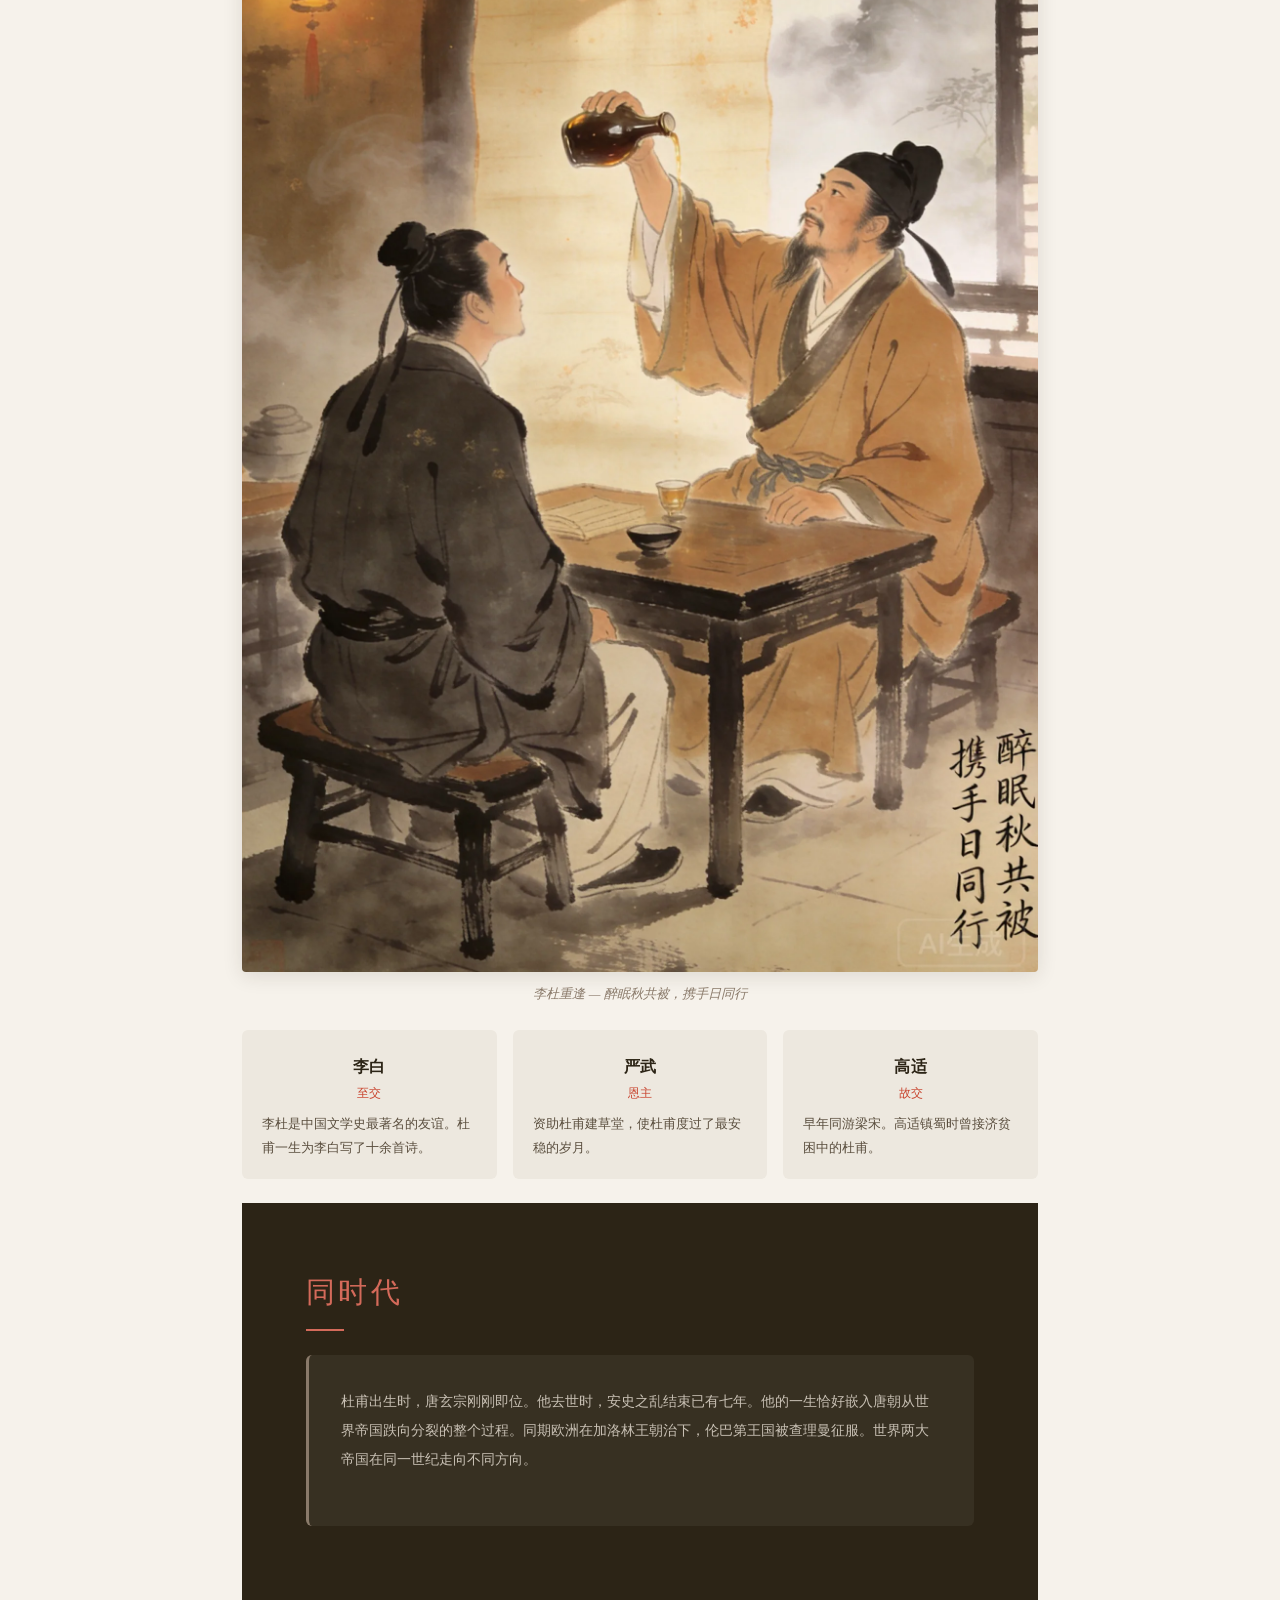
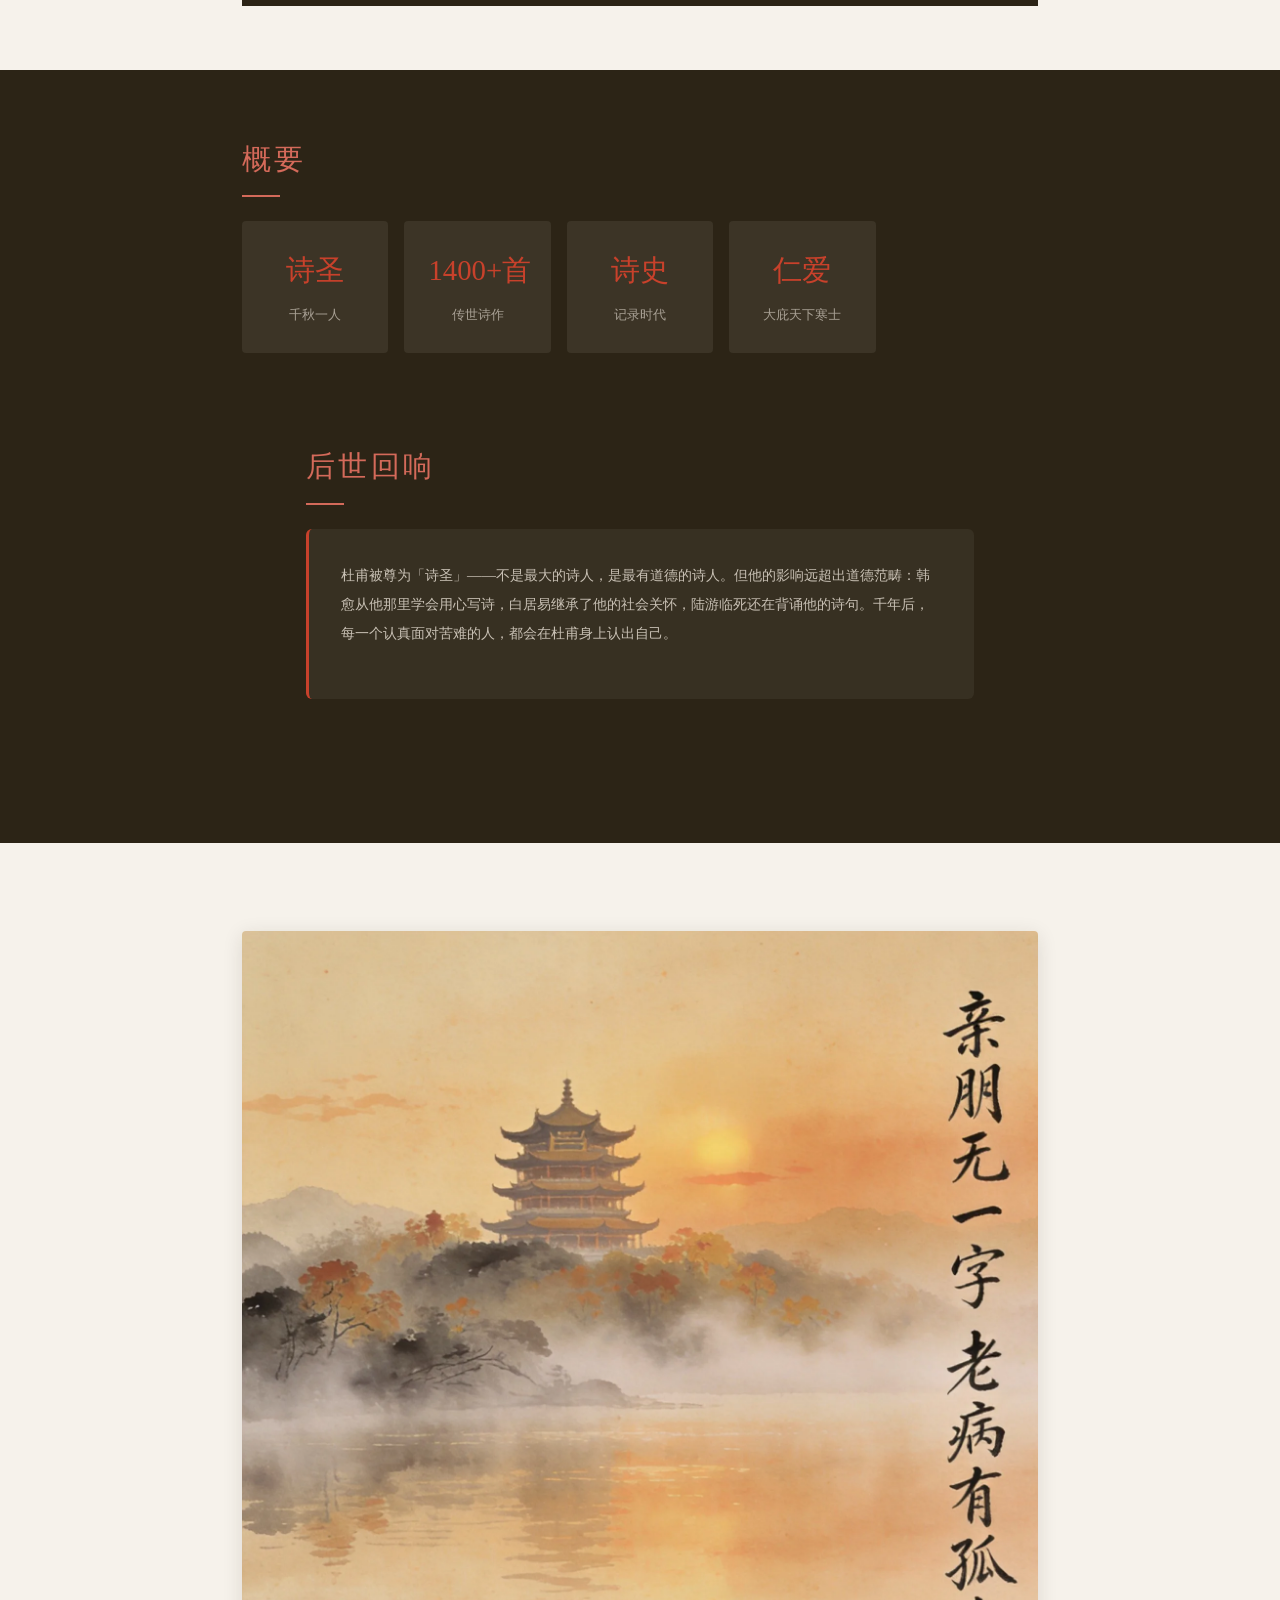
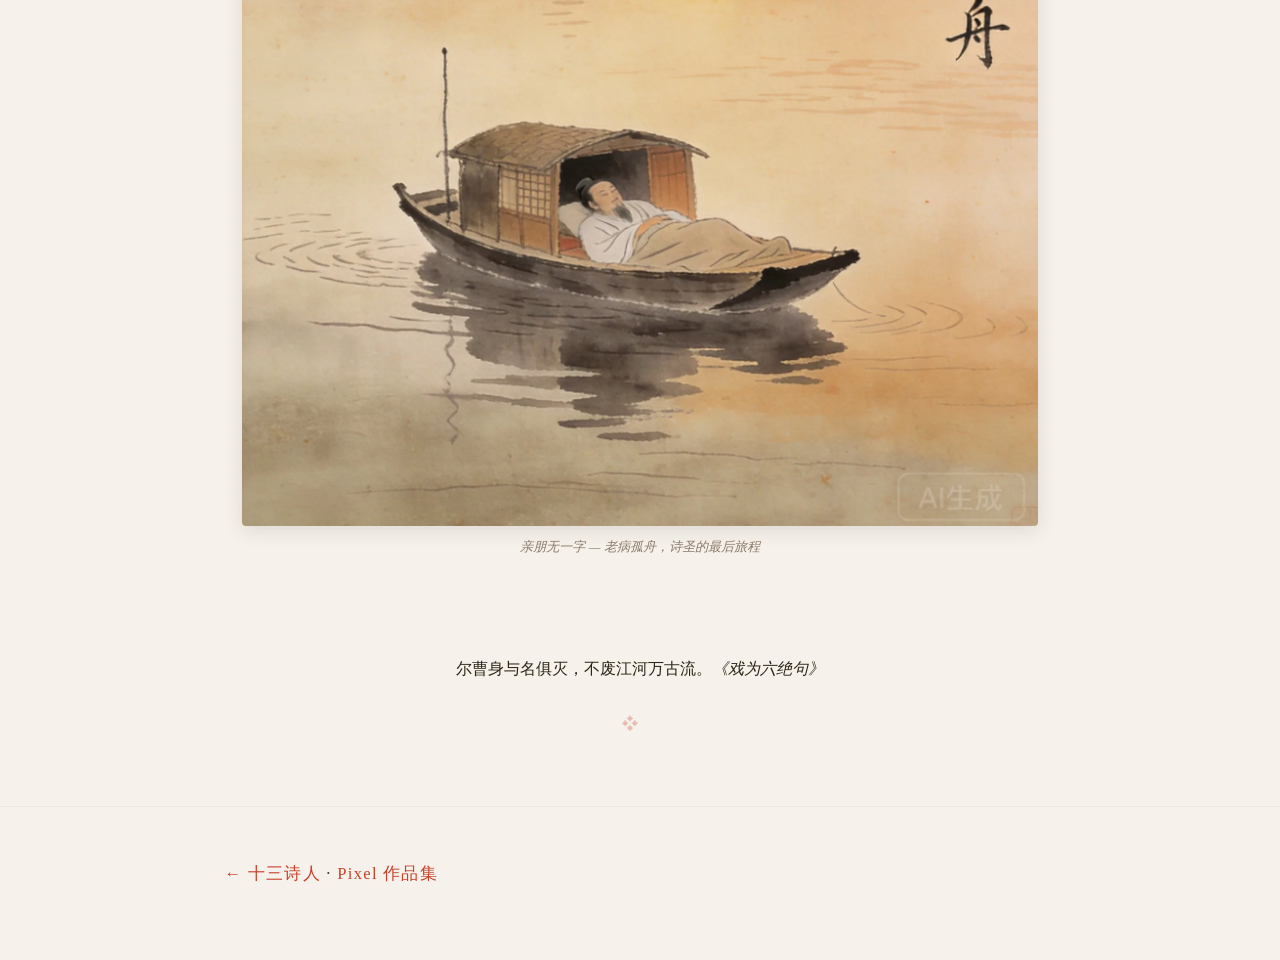
<file: dufu.html>
<!DOCTYPE html>
<html lang="zh-CN">
<head>
<meta charset="UTF-8"><meta name="viewport" content="width=device-width,initial-scale=1.0,maximum-scale=5.0">
<meta name="theme-color" content="#2c2416">
<meta property="og:image" content="https://jasoneip01-pixel.github.io/chinese-poets/img/dufu-hero.webp">
<meta property="og:image:width" content="2048">
<meta property="og:image:height" content="2048">
<meta property="og:title" content="杜甫 · 十三诗人">
<title>杜甫 · 十三诗人</title>
<link rel="preload" href="img/dufu-hero.webp" as="image">
<link rel="stylesheet" href="shared.css">
</head>
<body>
<nav><div class="inner"><a href="./">← 名录</a><a href="#life">生平</a><a href="#poems">名篇</a><a href="#appreciation">赏读</a><a href="#craft">绝技</a><a href="#start">导读</a><a href="#legacy">回响</a><a href="#stats">概要</a></div></nav>

<div class="hero"><img src="img/dufu-hero.webp" alt="dufu" style="position:absolute;inset:0;width:100%;height:100%;object-fit:cover;filter:brightness(.55) saturate(.85)"><div class="hero-overlay"></div><div class="hero-content"><div class="dynasty">盛唐</div><h1>杜甫</h1><div class="lifespan">712 – 770</div><div class="poem">星垂平野阔<br>月涌大江流</div></div></div>

<div class="section" id="life"><div class="section-inner"><h2>生平</h2><div class="timeline"><div class="timeline-item"><div class="timeline-year">712</div><div class="timeline-dot"></div><div class="timeline-text"><h3>生于河南巩县</h3><p>字子美，自号少陵野老。少年「读书破万卷」。</p></div></div>
<div class="timeline-item"><div class="timeline-year">731</div><div class="timeline-dot"></div><div class="timeline-text"><h3>漫游吴越齐赵</h3><p>与李白在洛阳相遇，结为至交。</p></div></div>
<div class="timeline-item"><div class="timeline-year">746</div><div class="timeline-dot"></div><div class="timeline-text"><h3>困守长安</h3><p>因李林甫「野无遗贤」阴谋落第。</p></div></div>
<div class="timeline-item"><div class="timeline-year">755</div><div class="timeline-dot"></div><div class="timeline-text"><h3>安史之乱爆发</h3><p>被俘长安，后冒死逃出投奔肃宗。</p></div></div>
<div class="timeline-item"><div class="timeline-year">759</div><div class="timeline-dot"></div><div class="timeline-text"><h3>漂泊西南</h3><p>入蜀，成都浣花溪畔筑草堂。</p></div></div>
<div class="timeline-item"><div class="timeline-year">768</div><div class="timeline-dot"></div><div class="timeline-text"><h3>出峡东下</h3><p>漂泊湖北湖南，登岳阳楼。</p></div></div>
<div class="timeline-item"><div class="timeline-year">770</div><div class="timeline-dot"></div><div class="timeline-text"><h3>卒于湘江舟中</h3><p>贫病交加，在湘江一叶扁舟上去世。</p></div></div>
<div class="section-image"><img src="img/dufu-scene.webp" alt="生平场景" loading="lazy" class=""><div class="image-caption">茅屋为秋风所破 — 安得广厦千万间</div></div>
</div></div></div>

<div class="section section-dark" id="poems">
  <div class="section-header-grad" style="background:linear-gradient(135deg,#2a2a3a80,#3a3a5a80)"></div>
  <div class="section-inner"><h2>传世名篇</h2><div class="section-image"><img src="img/dufu-poem.webp" alt="名篇意境" loading="lazy" class=""><div class="image-caption">星垂平野阔，月涌大江流</div></div>
<div class="poetry-grid"><div class="poem-card"><span class="badge">春望</span><div class="verses">国破山河在，城春草木深。<br>感时花溅泪，恨别鸟惊心。</div><div class="source">《春望》</div></div>
<div class="poem-card"><span class="badge">登高</span><div class="verses">无边落木萧萧下，不尽长江滚滚来。</div><div class="source">《登高》</div></div>
<div class="poem-card"><span class="badge">茅屋歌</span><div class="verses">安得广厦千万间，大庇天下寒士俱欢颜！</div><div class="source">《茅屋为秋风所破歌》</div></div>
<div class="poem-card"><span class="badge">登岳阳楼</span><div class="verses">吴楚东南坼，乾坤日夜浮。</div><div class="source">《登岳阳楼》</div></div>
<div class="poem-card"><span class="badge">望岳</span><div class="verses">会当凌绝顶，一览众山小。</div><div class="source">《望岳》</div></div>
<div class="poem-card"><span class="badge">江南逢</span><div class="verses">正是江南好风景，落花时节又逢君。</div><div class="source">《江南逢李龟年》</div></div>
</div></div>
</div>

<div class="section" id="appreciation"><div class="section-inner"><h2>诗词赏读</h2><div class="appreciation-card"><h3>诗史——一人见证一个时代</h3><p>杜甫的诗记录了安史之乱前后三十年的历史，被称为「诗史」。从「稻米流脂粟米白」的开元盛世，到「路有冻死骨」的社会撕裂，再到「安得广厦千万间」的博大仁爱——他以一人之笔承载了一个时代的重量。但「诗史」这个标签遮蔽了一个事实：杜甫首先是诗圣，然后才是诗史。他的伟大不在于记录了历史，而在于他把历史变成了诗。</p></div><div class="section" id="start"><div class="section-inner"><h2>从哪开始读</h2><div class="reading-card"><p>**从《春望》开始读。** 国破山河在——五个字，不要跳过去。想象你在被占领的城市里站着，看到山还是那座山，但你的国家已经不在了。然后读《登高》，「无边落木萧萧下，不尽长江滚滚来」——你会发现杜甫最好的诗不是让你感动，是让你站在宇宙面前重新认识自己的大小。</p></div></div></div>
</div></div>

<div class="section section-dark" id="stories"><div class="section-inner"><h2>轶事与典故</h2><div class="anecdote-card"><span class="tag">诗史</span><h3>一人见证一个时代</h3><p>从开元盛世到社会撕裂，杜甫的诗是历史的良心。</p></div>
<div class="anecdote-card"><span class="tag">李杜</span><h3>与李白的友谊</h3><p>中国文学史上最著名的友谊。杜甫一生给李白写了十几首诗。</p></div>
<div class="anecdote-card"><span class="tag">草堂</span><h3>成都浣花溪</h3><p>在成都筑草堂，度过了一生最平静的几年。「两个黄鹂鸣翠柳，一行白鹭上青天」正是在此写就。</p></div>
</div></div>

<div class="section section-dark" id="craft"><div class="section-inner"><h2>创作绝技</h2><div class="craft-card"><h3>诗史同体 — 个人命运与时代命运的同频共振</h3><p>杜甫发明了「以个人命运为时代做注」的诗学模式。从「稻米流脂粟米白」到「路有冻死骨」，从「会当凌绝顶」到「亲朋无一字」——他的一生就是安史之乱前后三十年的活体记录仪。后世称「诗史」，但这个词遮蔽了更大的奇迹：他不是在记录历史，他是在让历史通过一个具体的灵魂发出声音。</p></div><div class="section" id="who"><div class="section-inner"><h2>他是怎样的人</h2><div class="who-card"><p>一颗在时代碾压下越压越大的灵魂。杜甫的质地不是忧国忧民——那是结果，不是原因。原因是他在被战争碾碎之后，没有选择保护自己，而是选择了感受更多人的痛苦。他的伟大在于：自己已经一无所有了，还在想「安得广厦千万间，大庇天下寒士俱欢颜」。这不是道德，这是一个人被苦难撑开了之后，关不回去的容量。</p></div></div></div>
</div></div>
<div class="section" id="people"><div class="section-inner"><h2>人物关系</h2><div class="section-image"><img src="img/dufu-figures.webp" alt="人物群像" loading="lazy" class=""><div class="image-caption">李杜重逢 — 醉眠秋共被，携手日同行</div></div>
<div class="people-grid"><div class="profile-card"><h3>李白</h3><div class="sub">至交</div><p>李杜是中国文学史最著名的友谊。杜甫一生为李白写了十余首诗。</p></div>
<div class="profile-card"><h3>严武</h3><div class="sub">恩主</div><p>资助杜甫建草堂，使杜甫度过了最安稳的岁月。</p></div>
<div class="profile-card"><h3>高适</h3><div class="sub">故交</div><p>早年同游梁宋。高适镇蜀时曾接济贫困中的杜甫。</p></div>
</div><div class="section section-dark" id="era"><div class="section-inner"><h2>同时代</h2><div class="era-card"><p>杜甫出生时，唐玄宗刚刚即位。他去世时，安史之乱结束已有七年。他的一生恰好嵌入唐朝从世界帝国跌向分裂的整个过程。同期欧洲在加洛林王朝治下，伦巴第王国被查理曼征服。世界两大帝国在同一世纪走向不同方向。</p></div></div></div>
</div></div>

<div class="section section-dark" id="stats"><div class="section-inner"><h2>概要</h2><div class="attributes"><div class="attribute"><span class="num">诗圣</span><span class="label">千秋一人</span></div>
<div class="attribute"><span class="num">1400+首</span><span class="label">传世诗作</span></div>
<div class="attribute"><span class="num">诗史</span><span class="label">记录时代</span></div>
<div class="attribute"><span class="num">仁爱</span><span class="label">大庇天下寒士</span></div>
</div><div class="section" id="legacy"><div class="section-inner"><h2>后世回响</h2><div class="legacy-card"><p>杜甫被尊为「诗圣」——不是最大的诗人，是最有道德的诗人。但他的影响远超出道德范畴：韩愈从他那里学会用心写诗，白居易继承了他的社会关怀，陆游临死还在背诵他的诗句。千年后，每一个认真面对苦难的人，都会在杜甫身上认出自己。</p></div></div></div>
</div></div>

<div class="section quote-section"><div class="section-inner"><div class="section-image"><img src="img/dufu-closing.webp" alt="收尾" loading="lazy" class=""><div class="image-caption">亲朋无一字 — 老病孤舟，诗圣的最后旅程</div><div class="big-quote"></div>
尔曹身与名俱灭，不废江河万古流。<cite>《戏为六绝句》</cite></div><div class="ornament">❖</div></div></div>

<footer><p><a href="./">← 十三诗人</a> · <a href="https://jasoneip01-pixel.github.io/">Pixel 作品集</a></p></footer>
<button class="back-top" id="back-top">↑</button>
<script src="shared.js"></script>
</body></html>
</file>
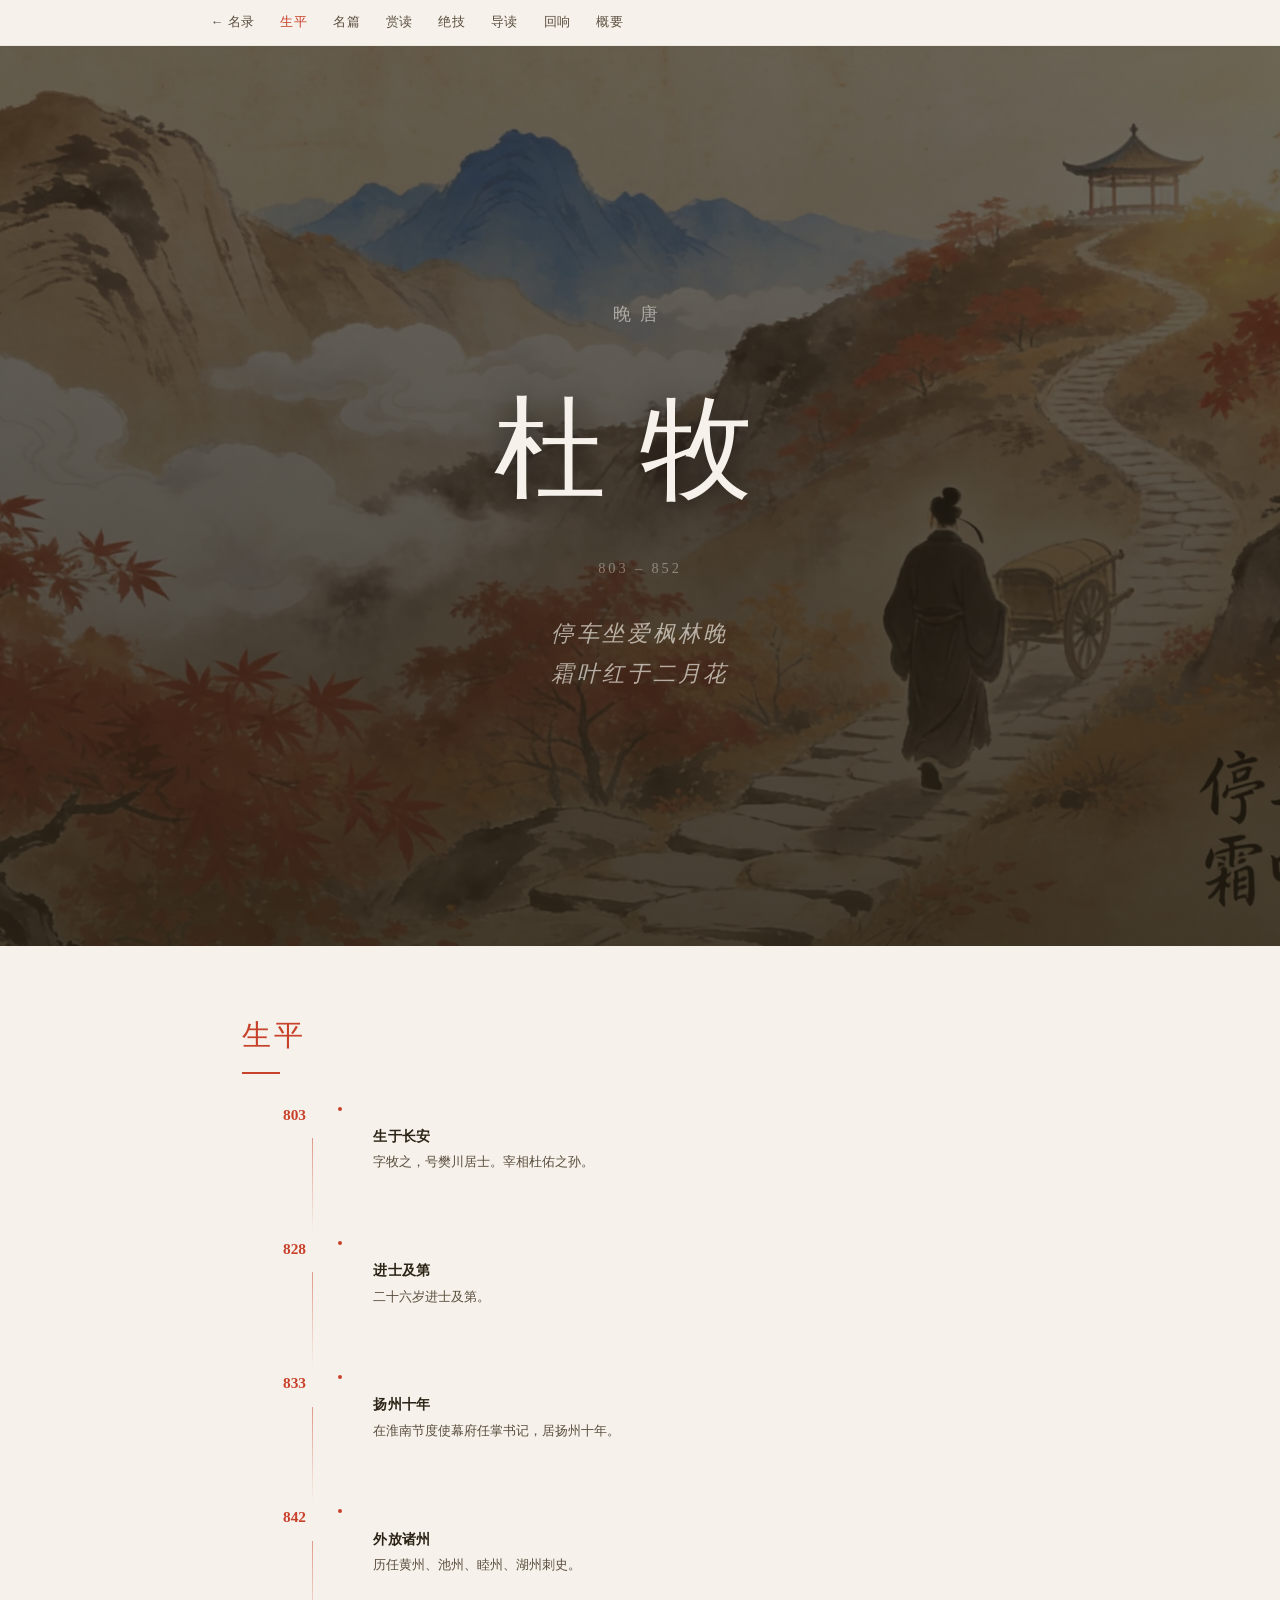
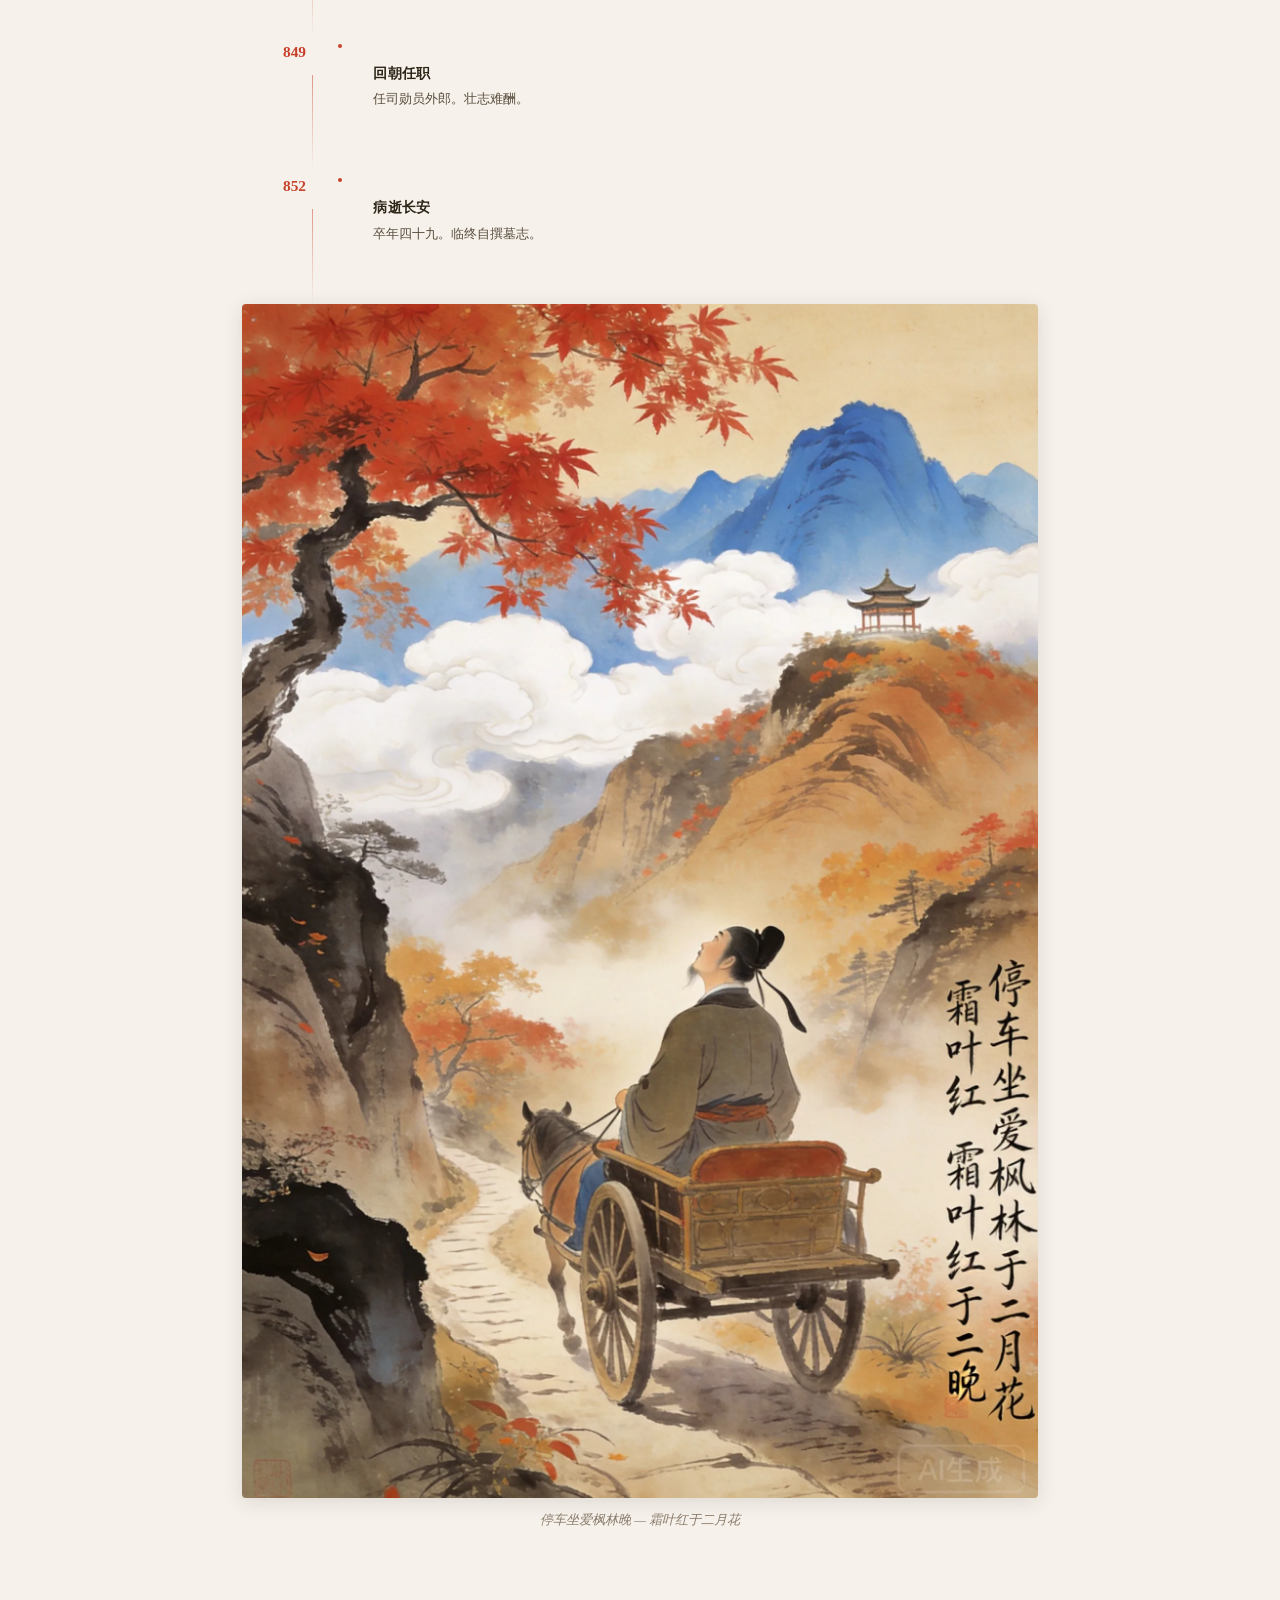
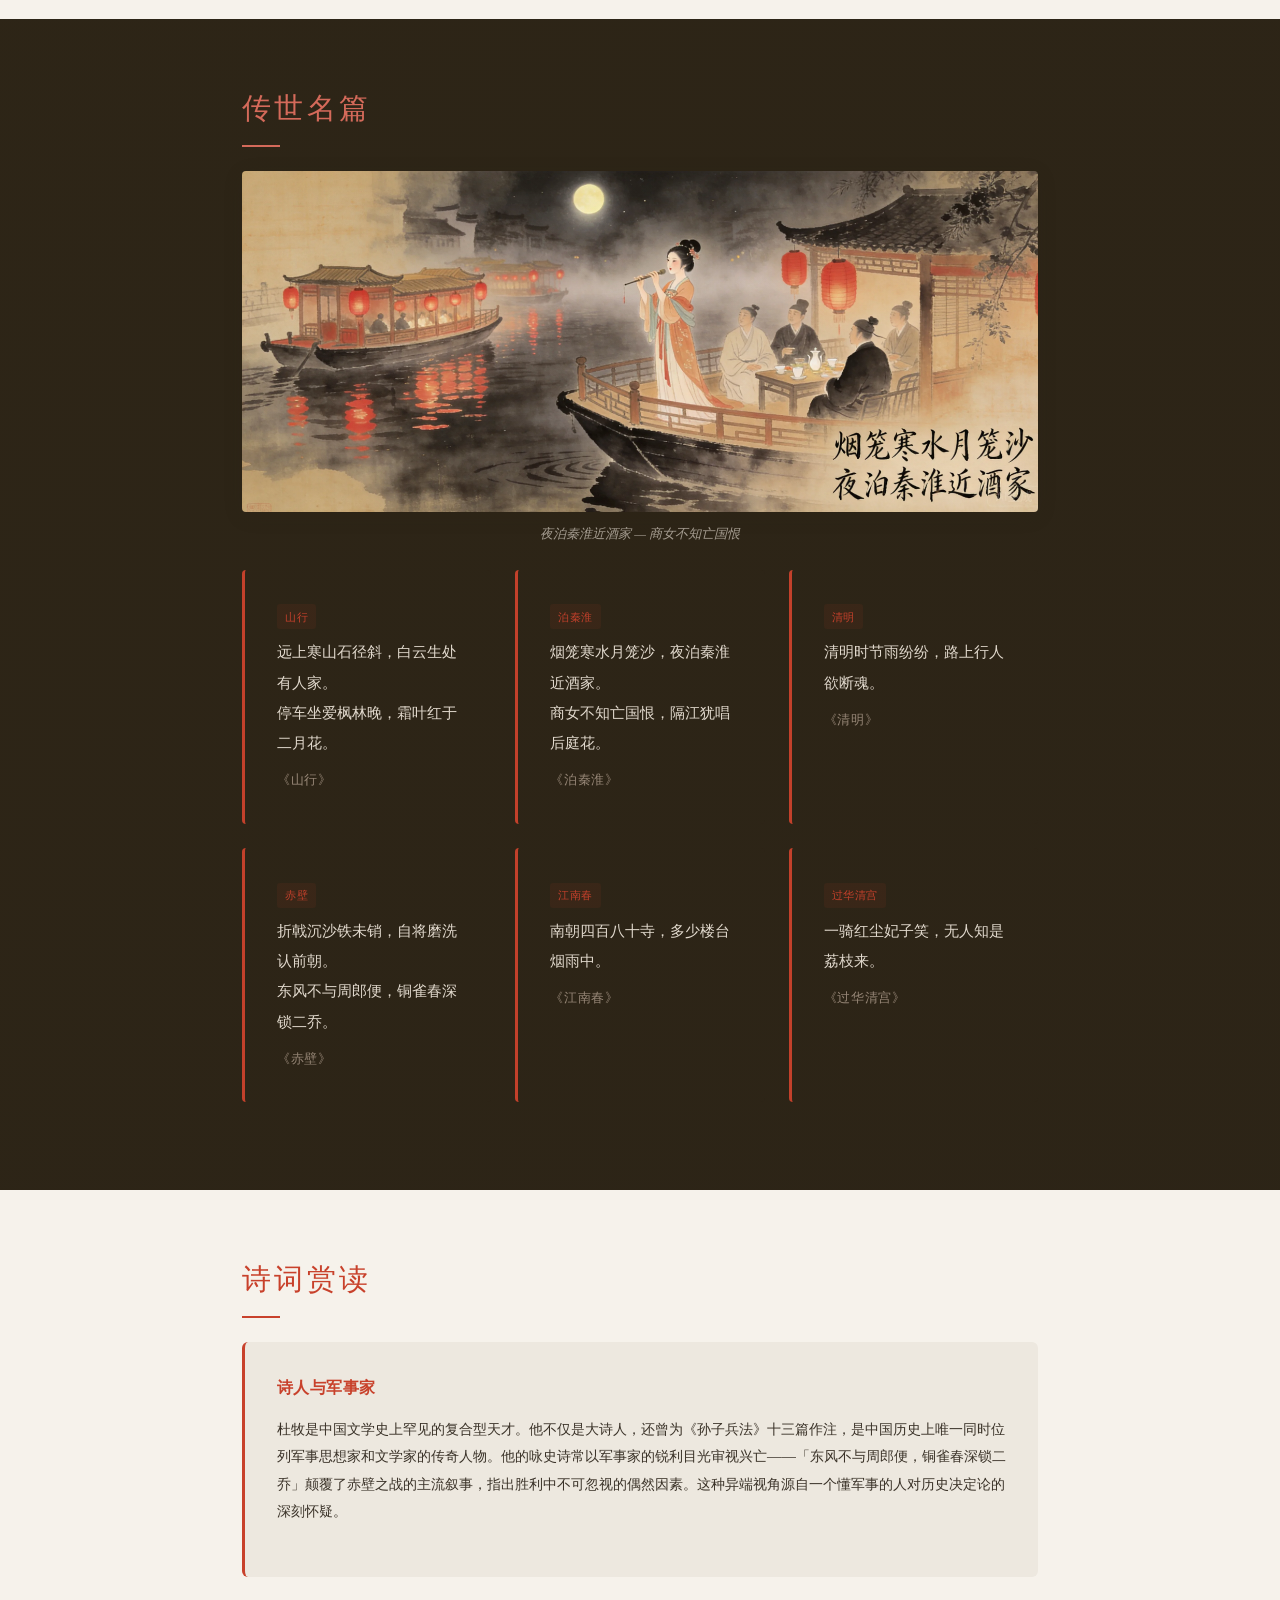
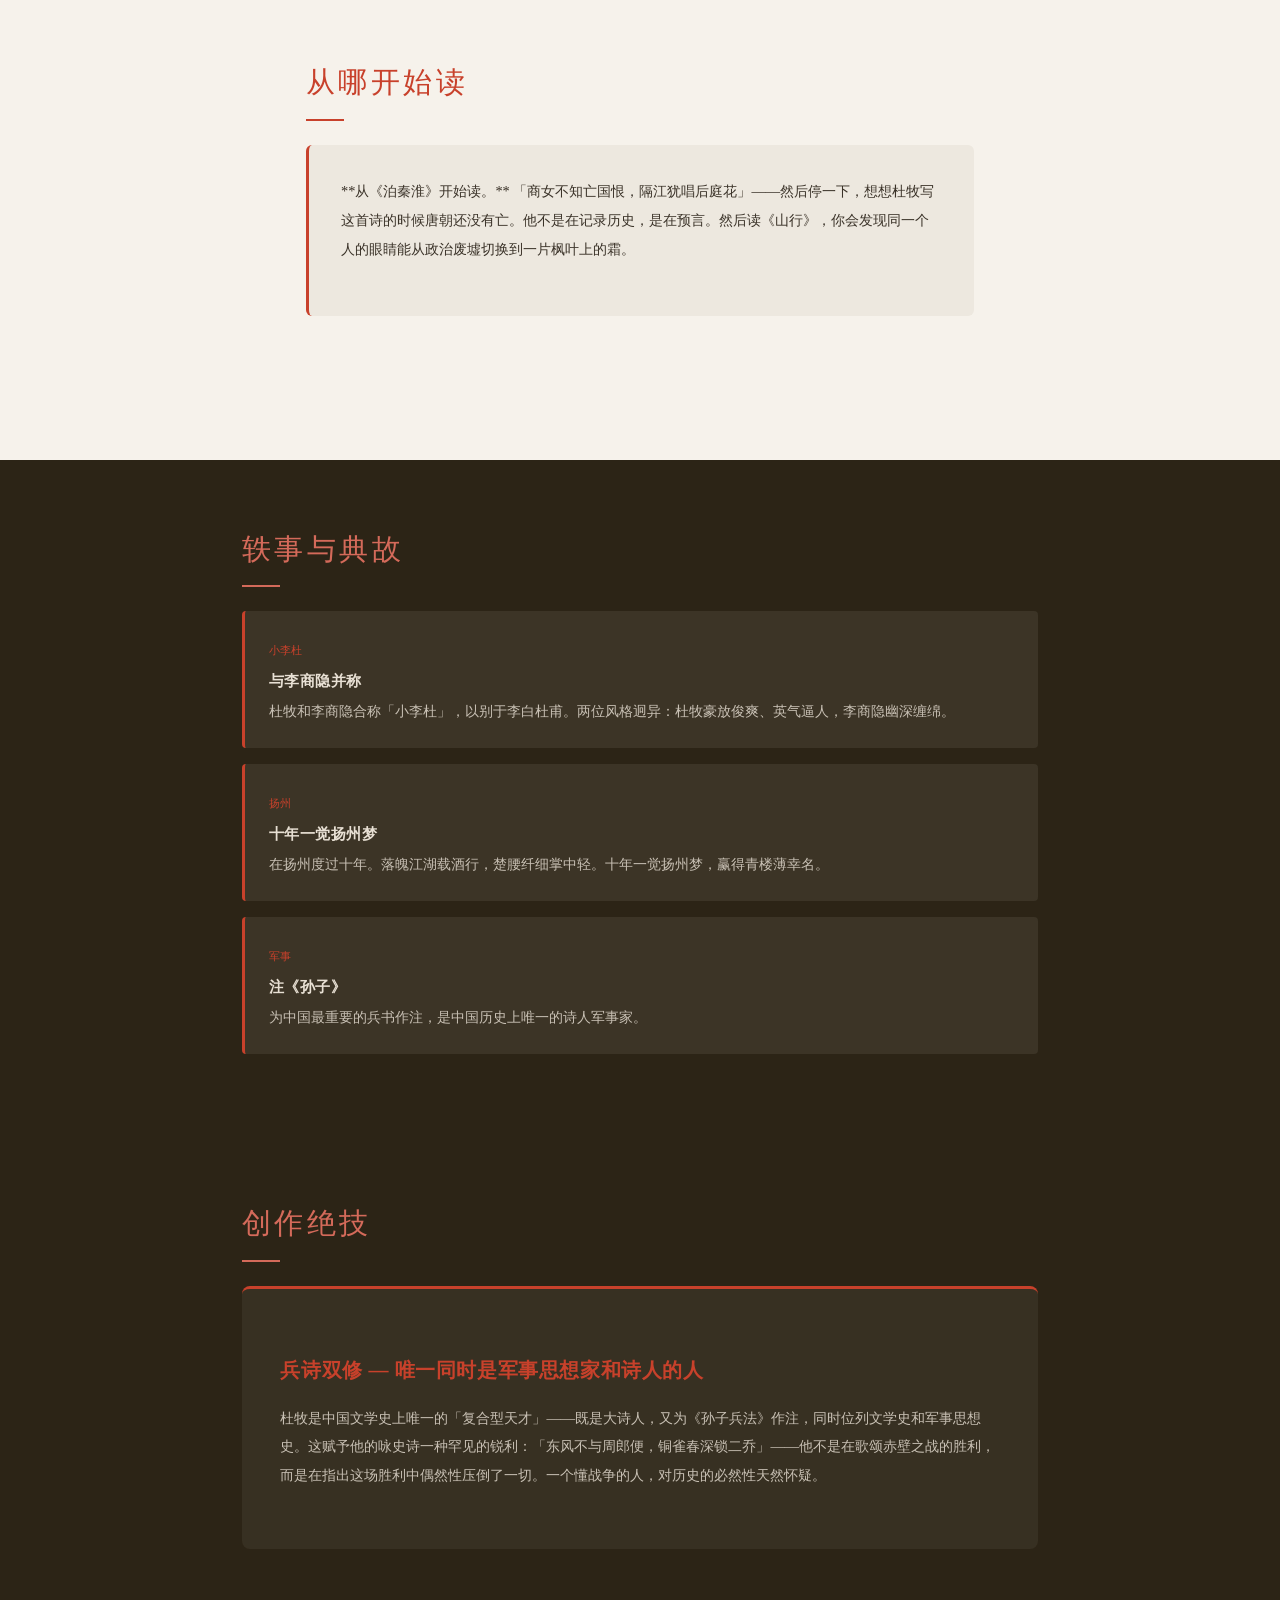
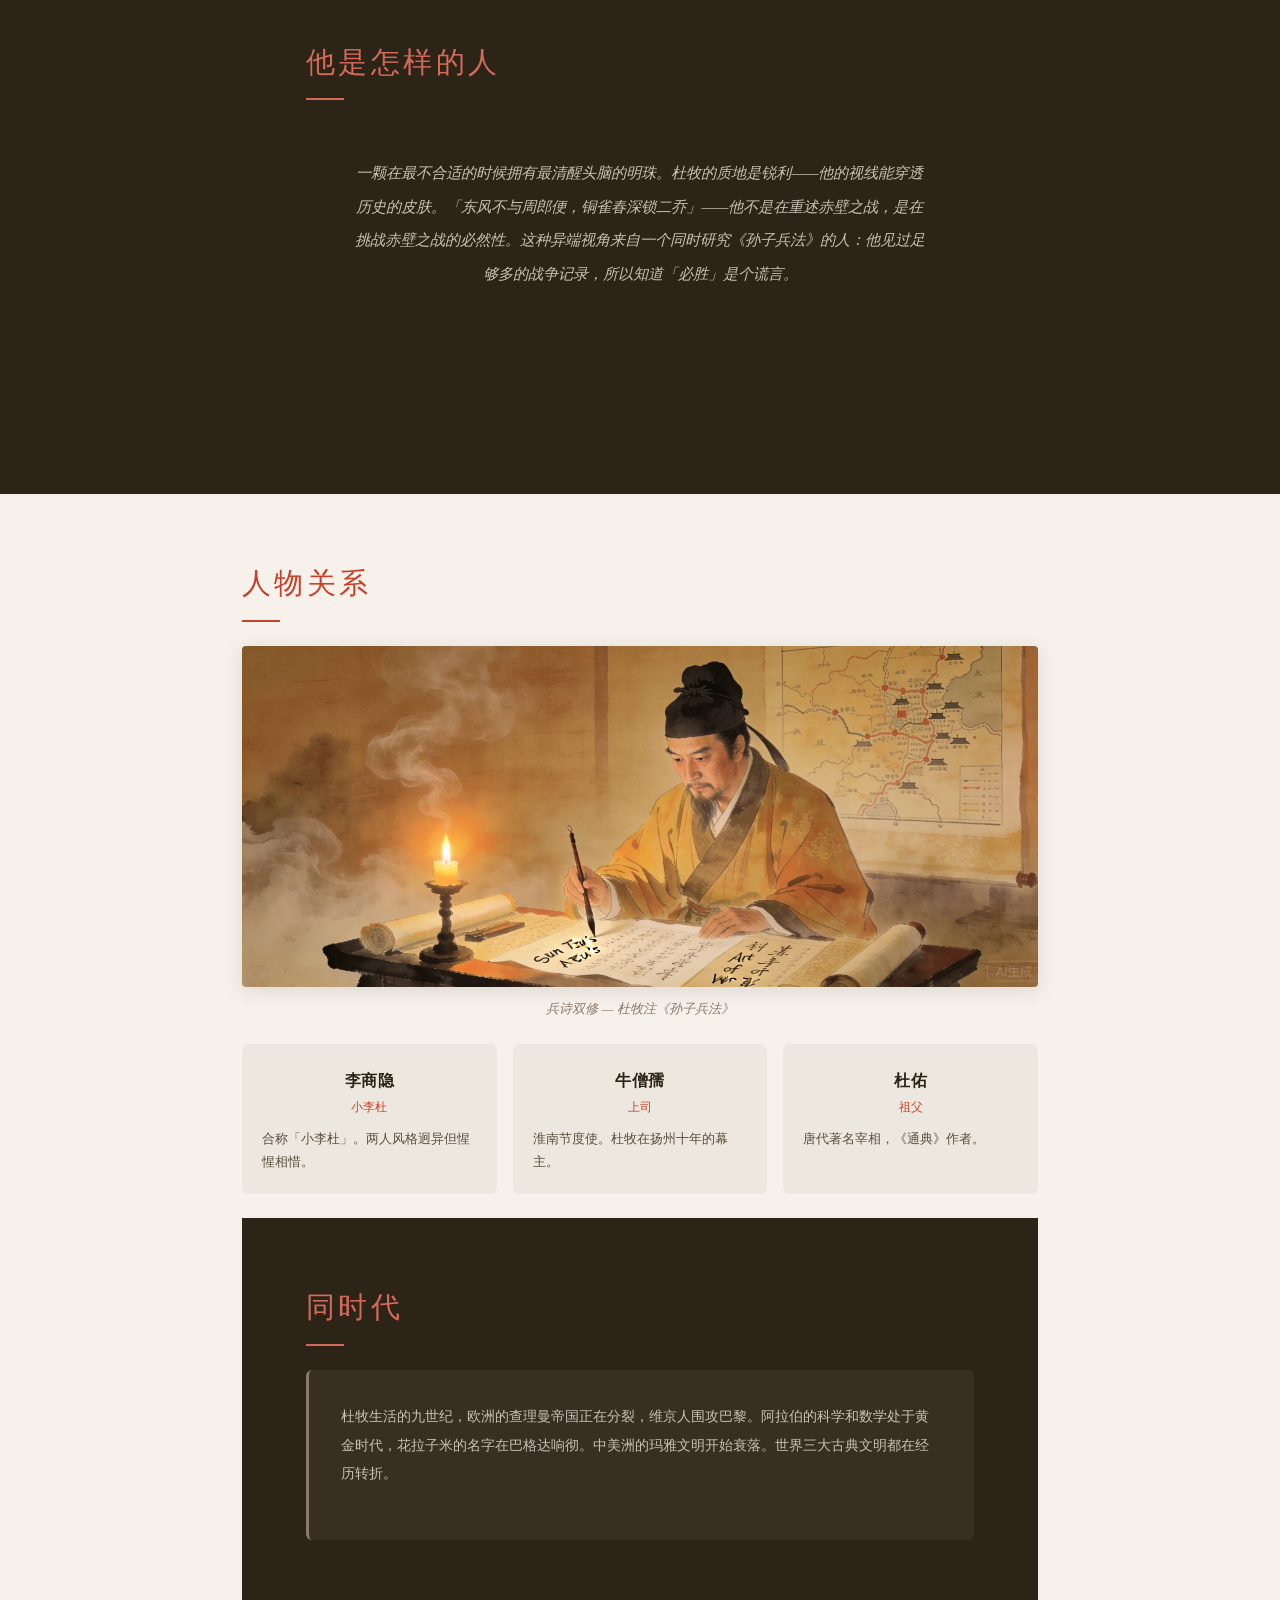
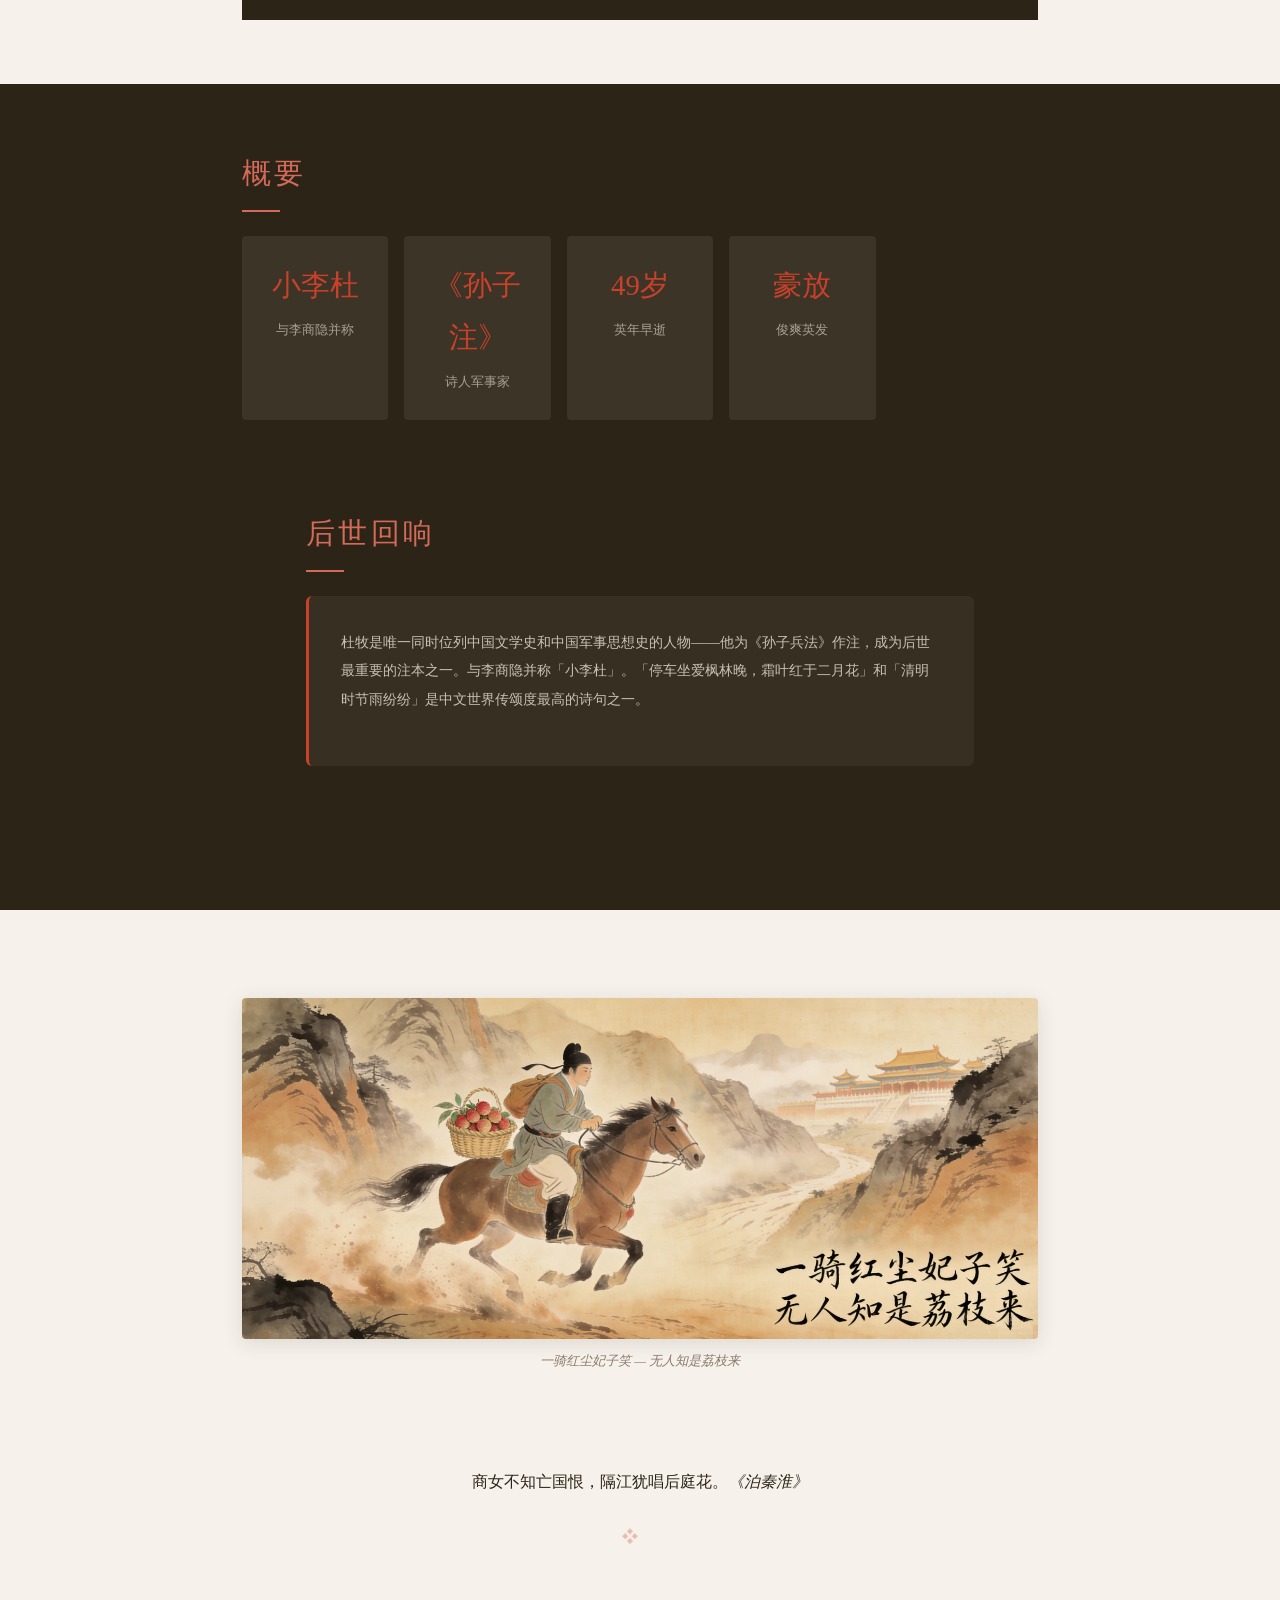
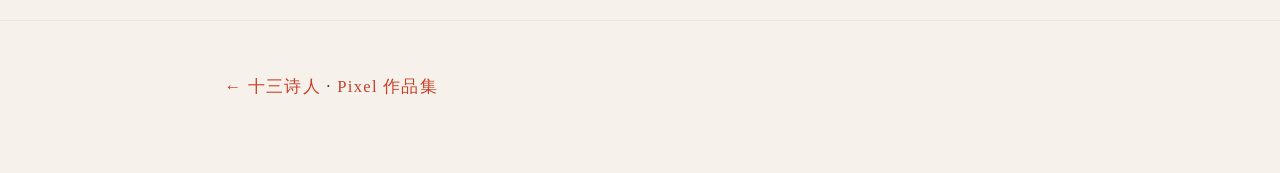
<file: dumu.html>
<!DOCTYPE html>
<html lang="zh-CN">
<head>
<meta charset="UTF-8"><meta name="viewport" content="width=device-width,initial-scale=1.0,maximum-scale=5.0">
<meta name="theme-color" content="#2c2416">
<meta property="og:image" content="https://jasoneip01-pixel.github.io/chinese-poets/img/dumu-hero.webp">
<meta property="og:image:width" content="2048">
<meta property="og:image:height" content="2048">
<meta property="og:title" content="杜牧 · 十三诗人">
<title>杜牧 · 十三诗人</title>
<link rel="preload" href="img/dumu-hero.webp" as="image">
<link rel="stylesheet" href="shared.css">
</head>
<body>
<nav><div class="inner"><a href="./">← 名录</a><a href="#life">生平</a><a href="#poems">名篇</a><a href="#appreciation">赏读</a><a href="#craft">绝技</a><a href="#start">导读</a><a href="#legacy">回响</a><a href="#stats">概要</a></div></nav>
<div class="hero"><img src="img/dumu-hero.webp" alt="dumu" style="position:absolute;inset:0;width:100%;height:100%;object-fit:cover;filter:brightness(.55) saturate(.85)"><div class="hero-overlay"></div><div class="hero-content"><div class="dynasty">晚唐</div><h1>杜牧</h1><div class="lifespan">803 – 852</div><div class="poem">停车坐爱枫林晚<br>霜叶红于二月花</div></div></div>
<div class="section" id="life"><div class="section-inner"><h2>生平</h2><div class="timeline"><div class="timeline-item"><div class="timeline-year">803</div><div class="timeline-dot"></div><div class="timeline-text"><h3>生于长安</h3><p>字牧之，号樊川居士。宰相杜佑之孙。</p></div></div>
<div class="timeline-item"><div class="timeline-year">828</div><div class="timeline-dot"></div><div class="timeline-text"><h3>进士及第</h3><p>二十六岁进士及第。</p></div></div>
<div class="timeline-item"><div class="timeline-year">833</div><div class="timeline-dot"></div><div class="timeline-text"><h3>扬州十年</h3><p>在淮南节度使幕府任掌书记，居扬州十年。</p></div></div>
<div class="timeline-item"><div class="timeline-year">842</div><div class="timeline-dot"></div><div class="timeline-text"><h3>外放诸州</h3><p>历任黄州、池州、睦州、湖州刺史。</p></div></div>
<div class="timeline-item"><div class="timeline-year">849</div><div class="timeline-dot"></div><div class="timeline-text"><h3>回朝任职</h3><p>任司勋员外郎。壮志难酬。</p></div></div>
<div class="timeline-item"><div class="timeline-year">852</div><div class="timeline-dot"></div><div class="timeline-text"><h3>病逝长安</h3><p>卒年四十九。临终自撰墓志。</p></div></div>
<div class="section-image"><img src="img/dumu-scene.webp" alt="生平场景" loading="lazy" class=""><div class="image-caption">停车坐爱枫林晚 — 霜叶红于二月花</div></div>
</div></div></div>
<div class="section section-dark" id="poems"><div class="section-header-grad" style="background:linear-gradient(135deg,#4a3a2a80,#3a2a2a80)"></div><div class="section-inner"><h2>传世名篇</h2><div class="section-image"><img src="img/dumu-poem.webp" alt="名篇意境" loading="lazy" class=""><div class="image-caption">夜泊秦淮近酒家 — 商女不知亡国恨</div></div>
<div class="poetry-grid"><div class="poem-card"><span class="badge">山行</span><div class="verses">远上寒山石径斜，白云生处有人家。<br>停车坐爱枫林晚，霜叶红于二月花。</div><div class="source">《山行》</div></div>
<div class="poem-card"><span class="badge">泊秦淮</span><div class="verses">烟笼寒水月笼沙，夜泊秦淮近酒家。<br>商女不知亡国恨，隔江犹唱后庭花。</div><div class="source">《泊秦淮》</div></div>
<div class="poem-card"><span class="badge">清明</span><div class="verses">清明时节雨纷纷，路上行人欲断魂。</div><div class="source">《清明》</div></div>
<div class="poem-card"><span class="badge">赤壁</span><div class="verses">折戟沉沙铁未销，自将磨洗认前朝。<br>东风不与周郎便，铜雀春深锁二乔。</div><div class="source">《赤壁》</div></div>
<div class="poem-card"><span class="badge">江南春</span><div class="verses">南朝四百八十寺，多少楼台烟雨中。</div><div class="source">《江南春》</div></div>
<div class="poem-card"><span class="badge">过华清宫</span><div class="verses">一骑红尘妃子笑，无人知是荔枝来。</div><div class="source">《过华清宫》</div></div>
</div></div></div>
<div class="section" id="appreciation"><div class="section-inner"><h2>诗词赏读</h2><div class="appreciation-card"><h3>诗人与军事家</h3><p>杜牧是中国文学史上罕见的复合型天才。他不仅是大诗人，还曾为《孙子兵法》十三篇作注，是中国历史上唯一同时位列军事思想家和文学家的传奇人物。他的咏史诗常以军事家的锐利目光审视兴亡——「东风不与周郎便，铜雀春深锁二乔」颠覆了赤壁之战的主流叙事，指出胜利中不可忽视的偶然因素。这种异端视角源自一个懂军事的人对历史决定论的深刻怀疑。</p></div><div class="section" id="start"><div class="section-inner"><h2>从哪开始读</h2><div class="reading-card"><p>**从《泊秦淮》开始读。** 「商女不知亡国恨，隔江犹唱后庭花」——然后停一下，想想杜牧写这首诗的时候唐朝还没有亡。他不是在记录历史，是在预言。然后读《山行》，你会发现同一个人的眼睛能从政治废墟切换到一片枫叶上的霜。</p></div></div></div>
</div></div>
<div class="section section-dark" id="stories"><div class="section-inner"><h2>轶事与典故</h2><div class="anecdote-card"><span class="tag">小李杜</span><h3>与李商隐并称</h3><p>杜牧和李商隐合称「小李杜」，以别于李白杜甫。两位风格迥异：杜牧豪放俊爽、英气逼人，李商隐幽深缠绵。</p></div>
<div class="anecdote-card"><span class="tag">扬州</span><h3>十年一觉扬州梦</h3><p>在扬州度过十年。落魄江湖载酒行，楚腰纤细掌中轻。十年一觉扬州梦，赢得青楼薄幸名。</p></div>
<div class="anecdote-card"><span class="tag">军事</span><h3>注《孙子》</h3><p>为中国最重要的兵书作注，是中国历史上唯一的诗人军事家。</p></div>
</div></div>
<div class="section section-dark" id="craft"><div class="section-inner"><h2>创作绝技</h2><div class="craft-card"><h3>兵诗双修 — 唯一同时是军事思想家和诗人的人</h3><p>杜牧是中国文学史上唯一的「复合型天才」——既是大诗人，又为《孙子兵法》作注，同时位列文学史和军事思想史。这赋予他的咏史诗一种罕见的锐利：「东风不与周郎便，铜雀春深锁二乔」——他不是在歌颂赤壁之战的胜利，而是在指出这场胜利中偶然性压倒了一切。一个懂战争的人，对历史的必然性天然怀疑。</p></div><div class="section" id="who"><div class="section-inner"><h2>他是怎样的人</h2><div class="who-card"><p>一颗在最不合适的时候拥有最清醒头脑的明珠。杜牧的质地是锐利——他的视线能穿透历史的皮肤。「东风不与周郎便，铜雀春深锁二乔」——他不是在重述赤壁之战，是在挑战赤壁之战的必然性。这种异端视角来自一个同时研究《孙子兵法》的人：他见过足够多的战争记录，所以知道「必胜」是个谎言。</p></div></div></div>
</div></div>
<div class="section" id="people"><div class="section-inner"><h2>人物关系</h2><div class="section-image"><img src="img/dumu-figures.webp" alt="人物群像" loading="lazy" class=""><div class="image-caption">兵诗双修 — 杜牧注《孙子兵法》</div></div>
<div class="people-grid"><div class="profile-card"><h3>李商隐</h3><div class="sub">小李杜</div><p>合称「小李杜」。两人风格迥异但惺惺相惜。</p></div>
<div class="profile-card"><h3>牛僧孺</h3><div class="sub">上司</div><p>淮南节度使。杜牧在扬州十年的幕主。</p></div>
<div class="profile-card"><h3>杜佑</h3><div class="sub">祖父</div><p>唐代著名宰相，《通典》作者。</p></div>
</div><div class="section section-dark" id="era"><div class="section-inner"><h2>同时代</h2><div class="era-card"><p>杜牧生活的九世纪，欧洲的查理曼帝国正在分裂，维京人围攻巴黎。阿拉伯的科学和数学处于黄金时代，花拉子米的名字在巴格达响彻。中美洲的玛雅文明开始衰落。世界三大古典文明都在经历转折。</p></div></div></div>
</div></div>
<div class="section section-dark" id="stats"><div class="section-inner"><h2>概要</h2><div class="attributes"><div class="attribute"><span class="num">小李杜</span><span class="label">与李商隐并称</span></div>
<div class="attribute"><span class="num">《孙子注》</span><span class="label">诗人军事家</span></div>
<div class="attribute"><span class="num">49岁</span><span class="label">英年早逝</span></div>
<div class="attribute"><span class="num">豪放</span><span class="label">俊爽英发</span></div>
</div><div class="section" id="legacy"><div class="section-inner"><h2>后世回响</h2><div class="legacy-card"><p>杜牧是唯一同时位列中国文学史和中国军事思想史的人物——他为《孙子兵法》作注，成为后世最重要的注本之一。与李商隐并称「小李杜」。「停车坐爱枫林晚，霜叶红于二月花」和「清明时节雨纷纷」是中文世界传颂度最高的诗句之一。</p></div></div></div>
</div></div>
<div class="section quote-section"><div class="section-inner"><div class="section-image"><img src="img/dumu-closing.webp" alt="收尾" loading="lazy" class=""><div class="image-caption">一骑红尘妃子笑 — 无人知是荔枝来</div><div class="big-quote"></div>
商女不知亡国恨，隔江犹唱后庭花。<cite>《泊秦淮》</cite></div><div class="ornament">❖</div></div></div>
<footer><p><a href="./">← 十三诗人</a> · <a href="https://jasoneip01-pixel.github.io/">Pixel 作品集</a></p></footer>
<button class="back-top" id="back-top">↑</button>
<script src="shared.js"></script>
</body></html>
</file>
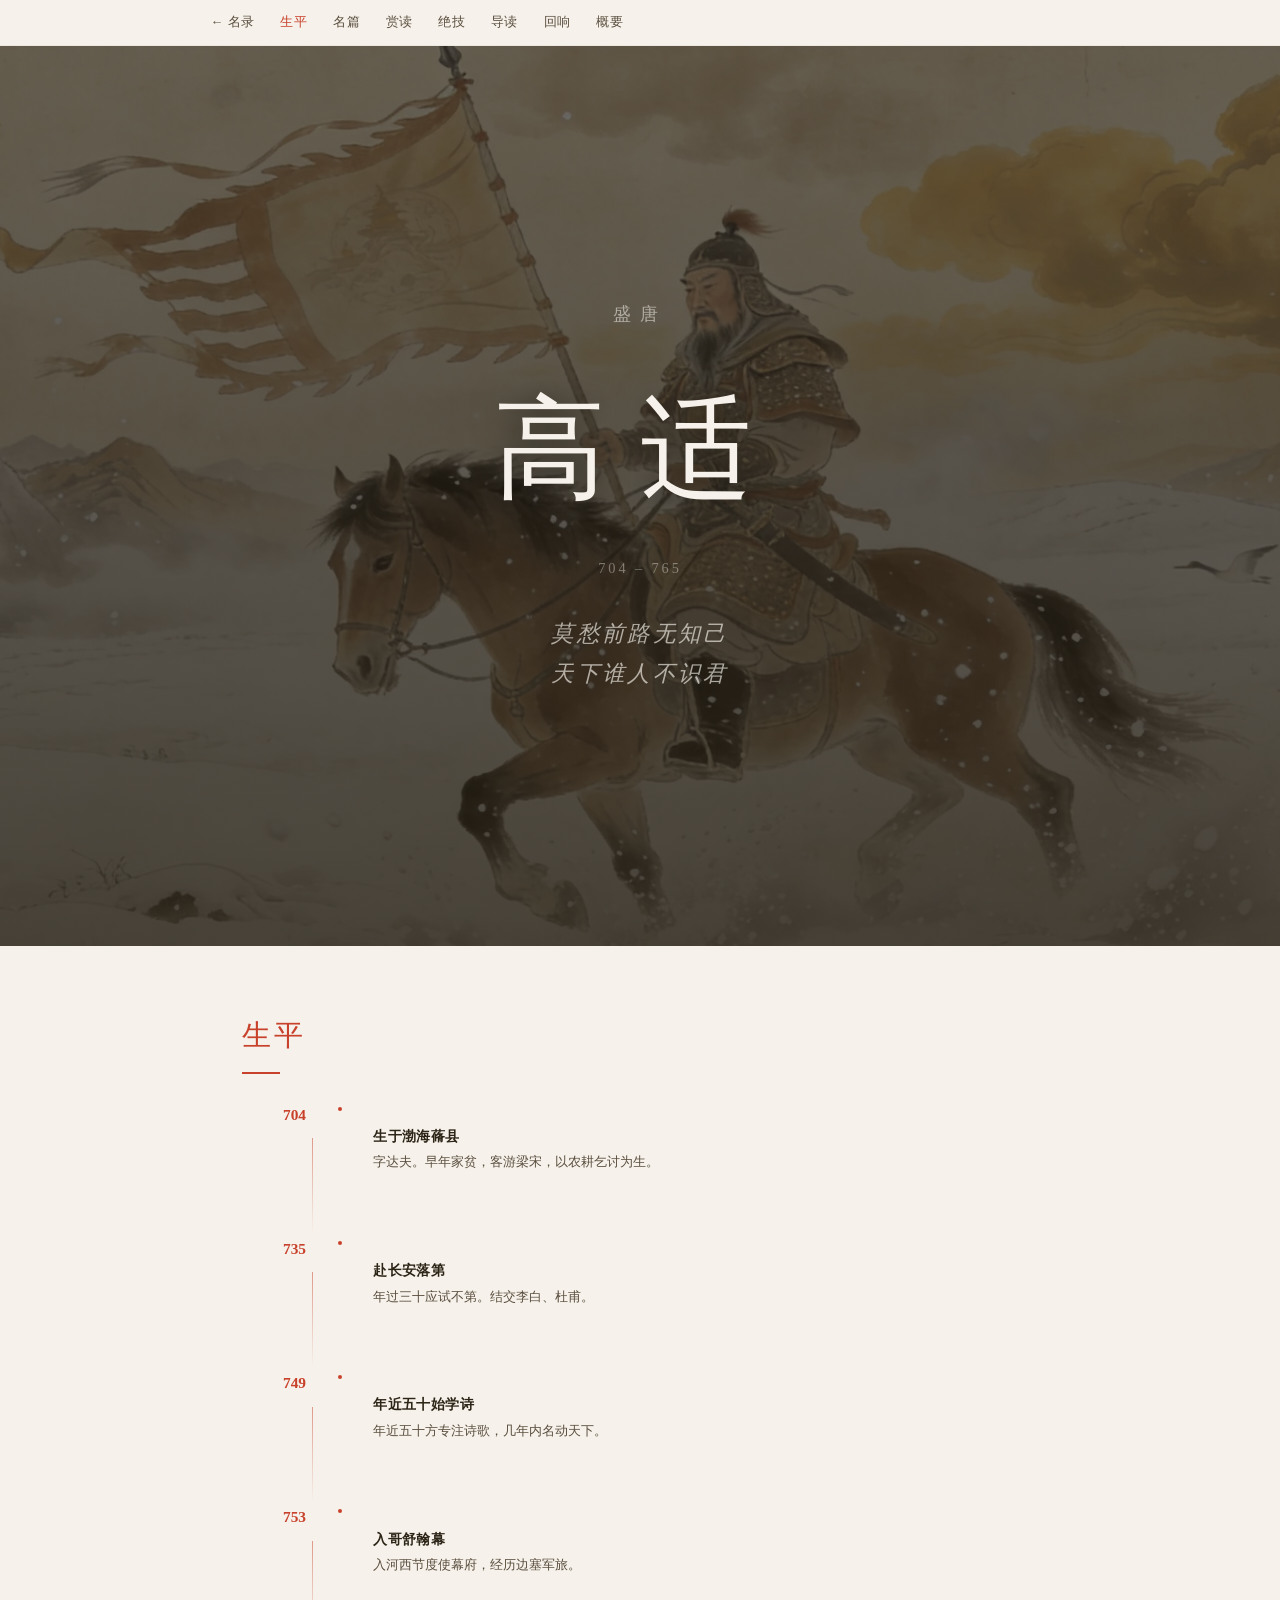
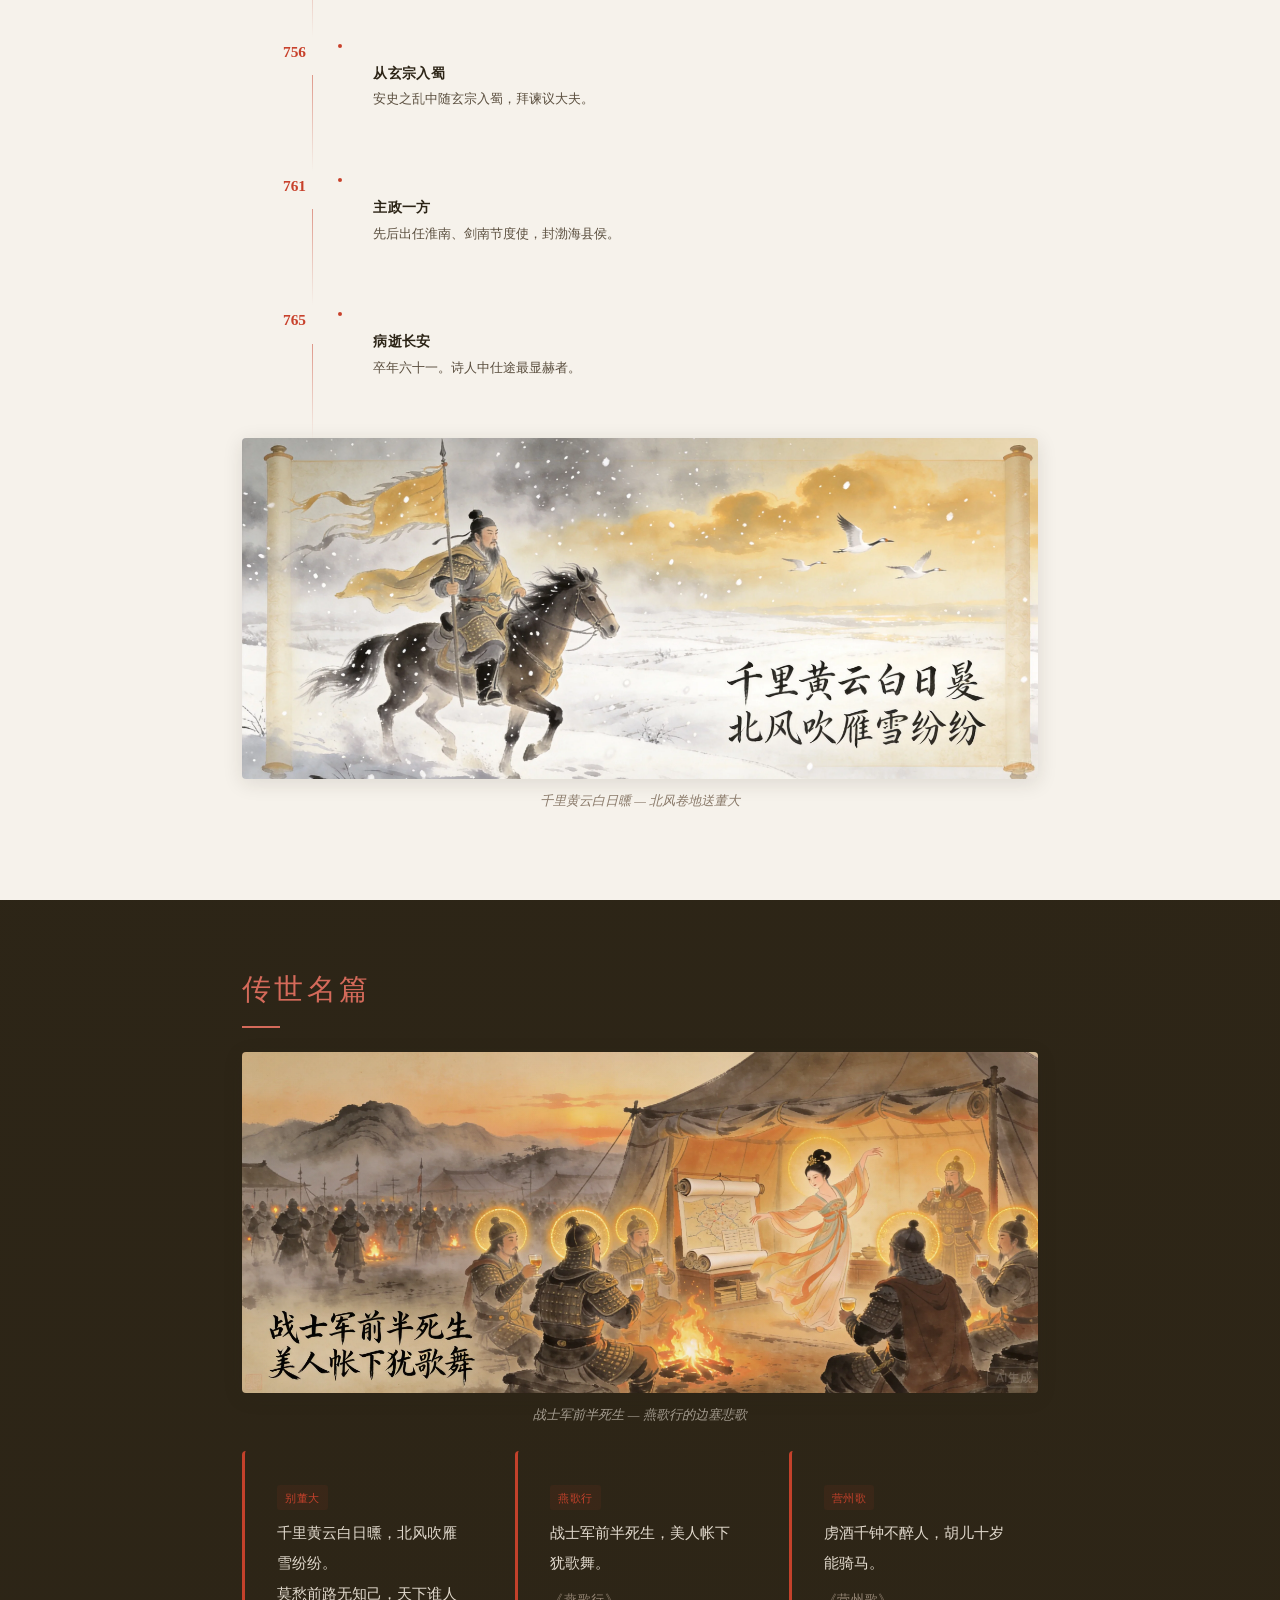
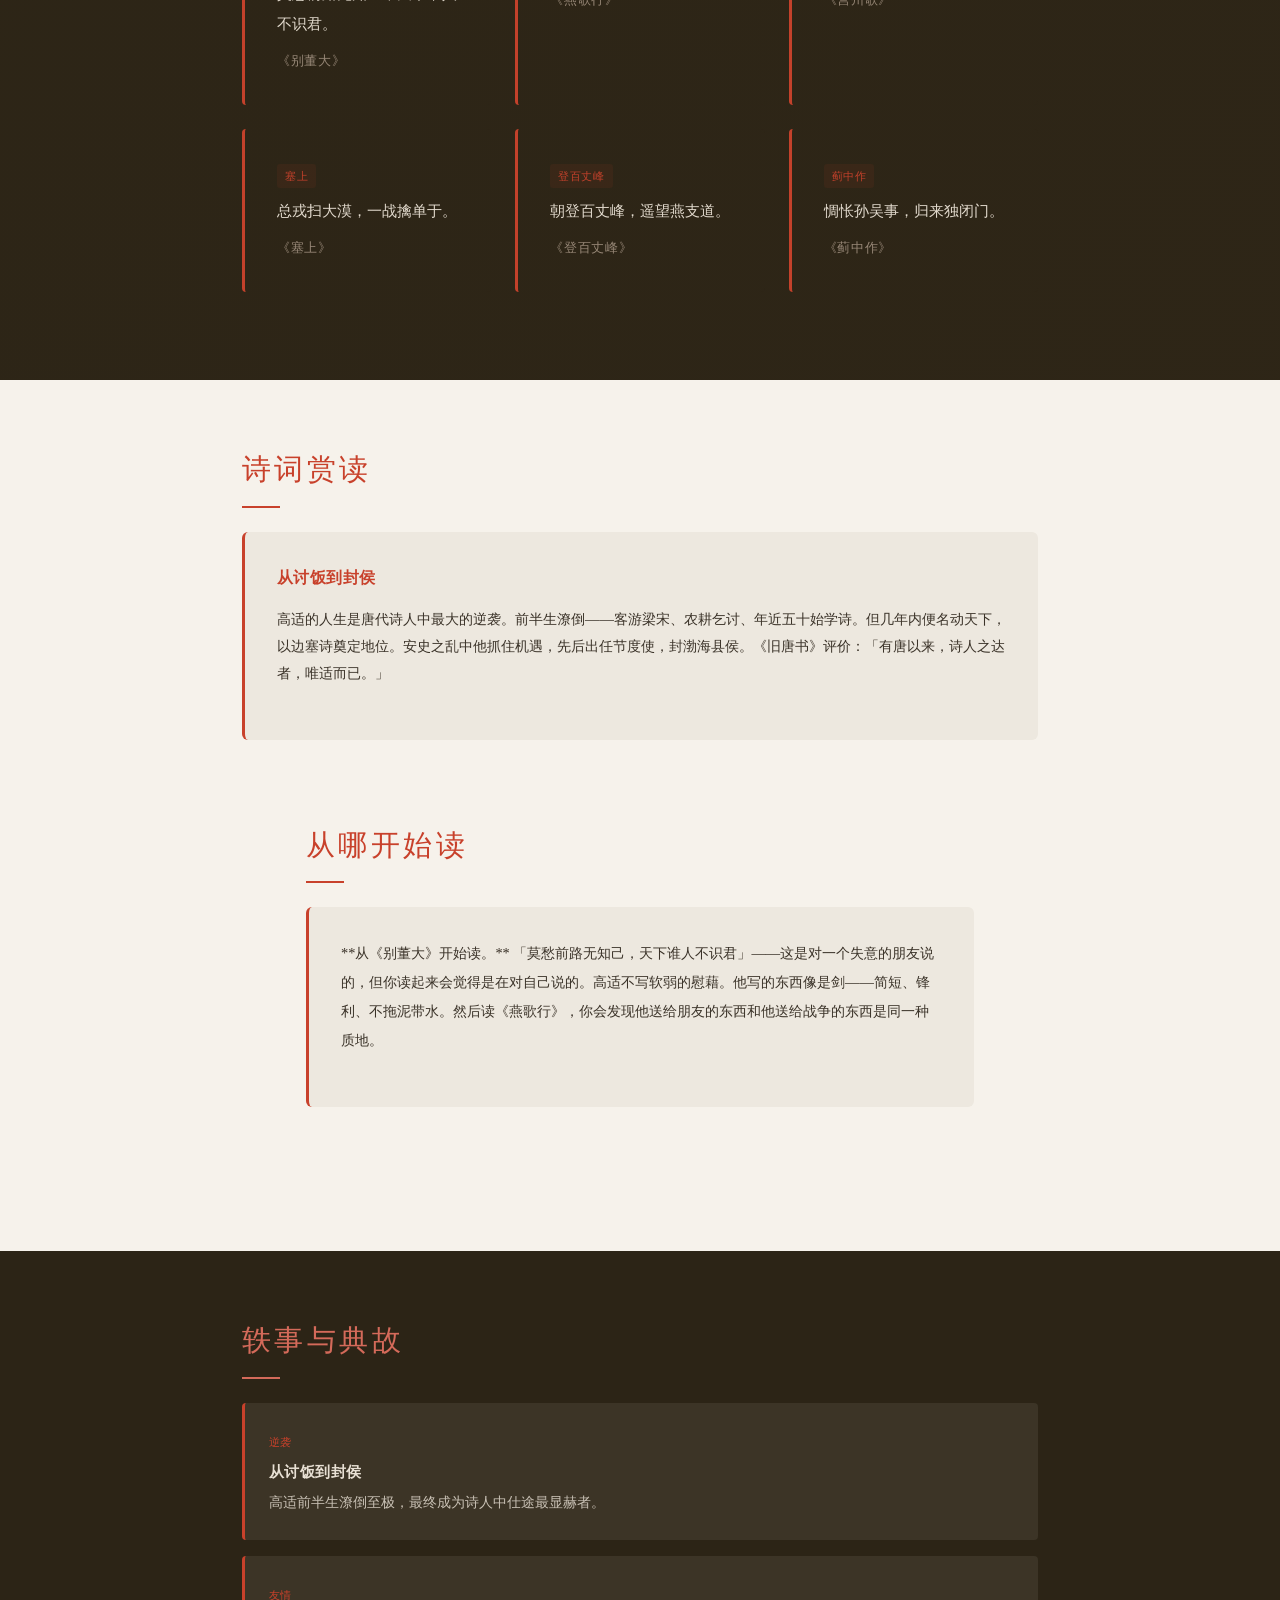
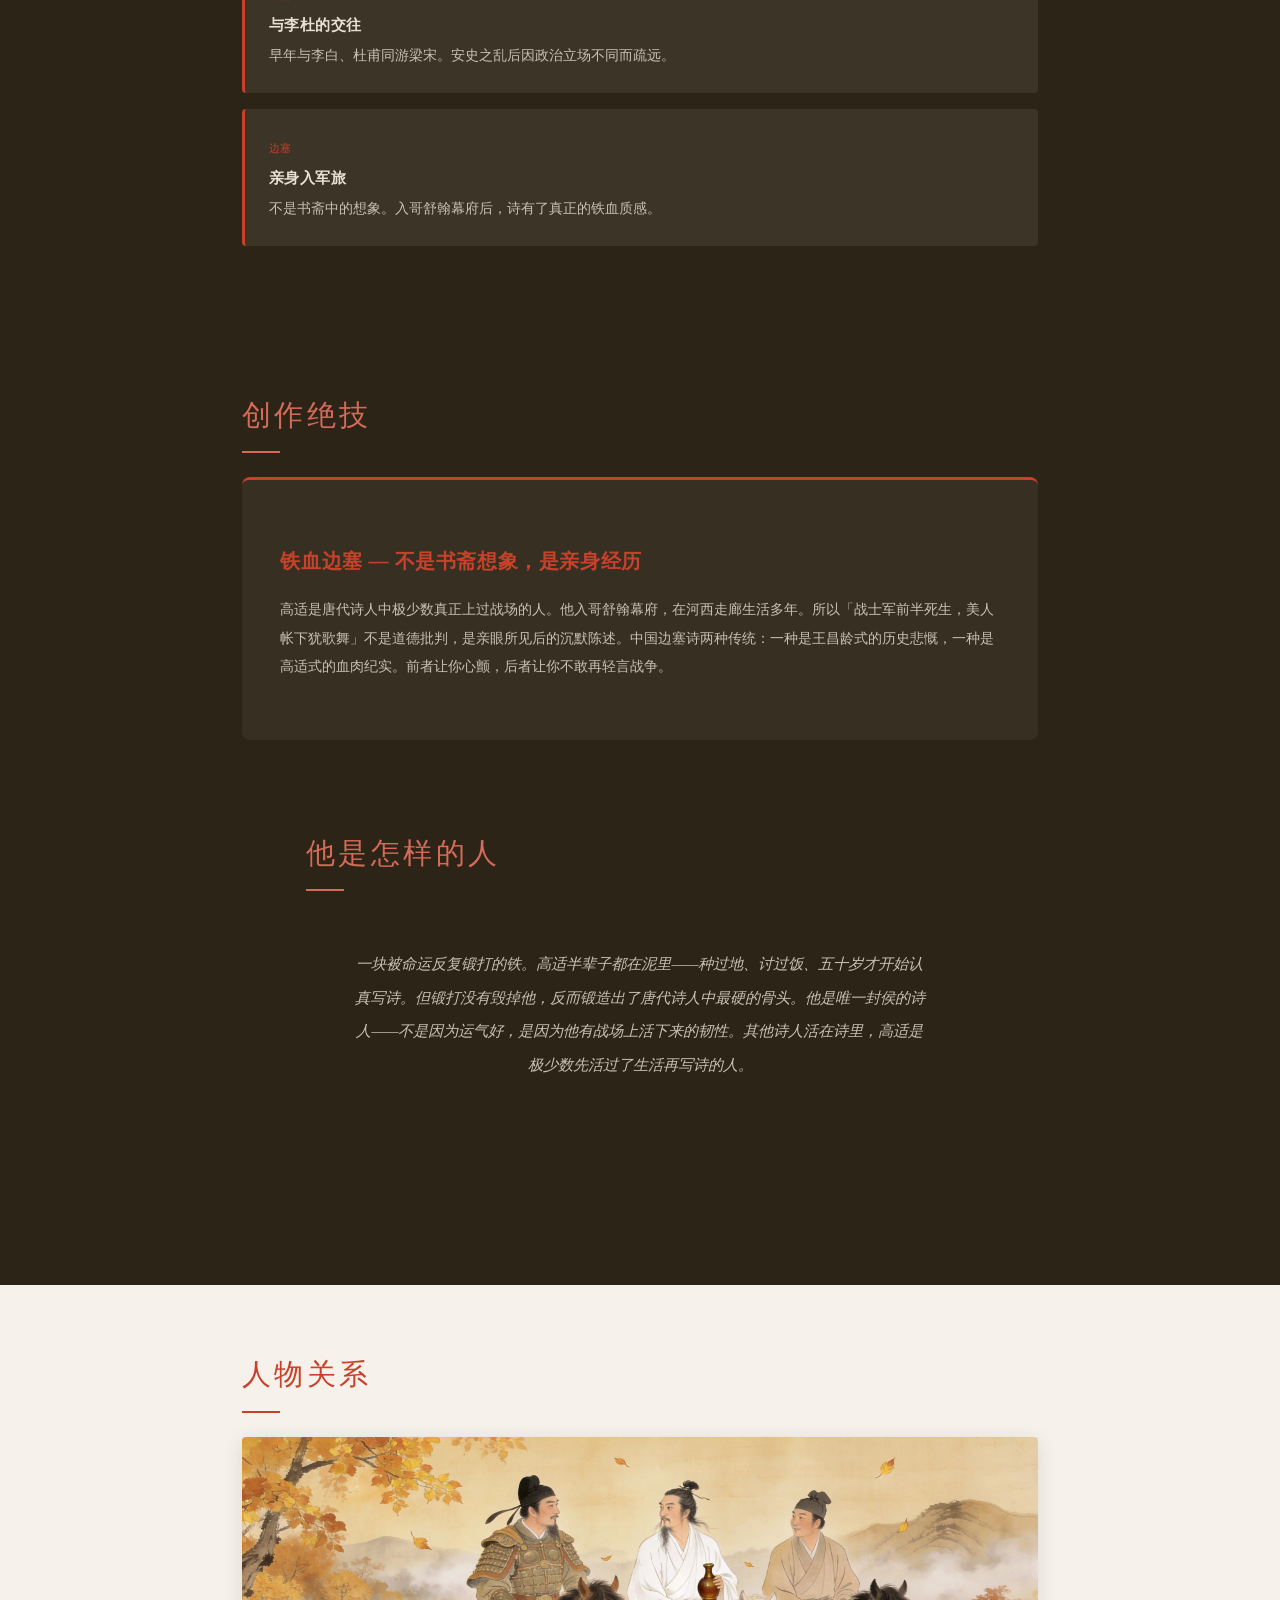
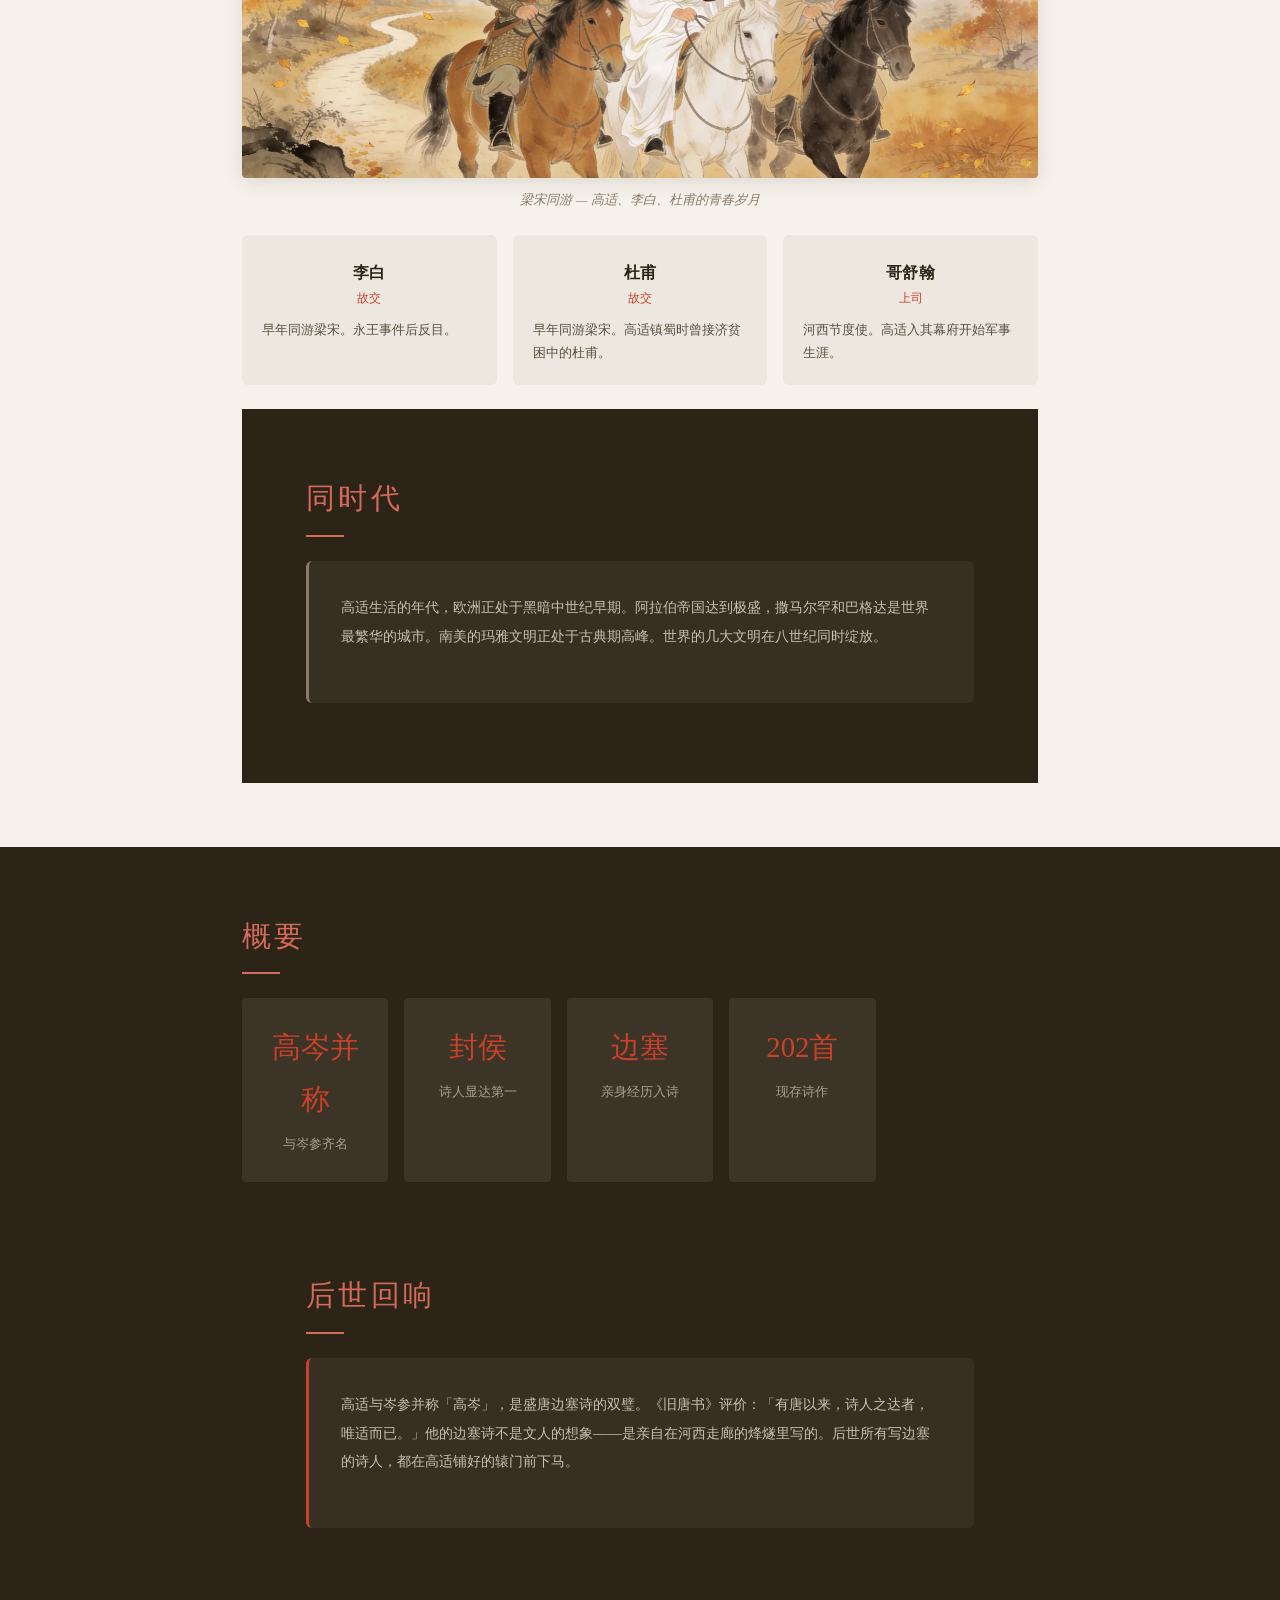
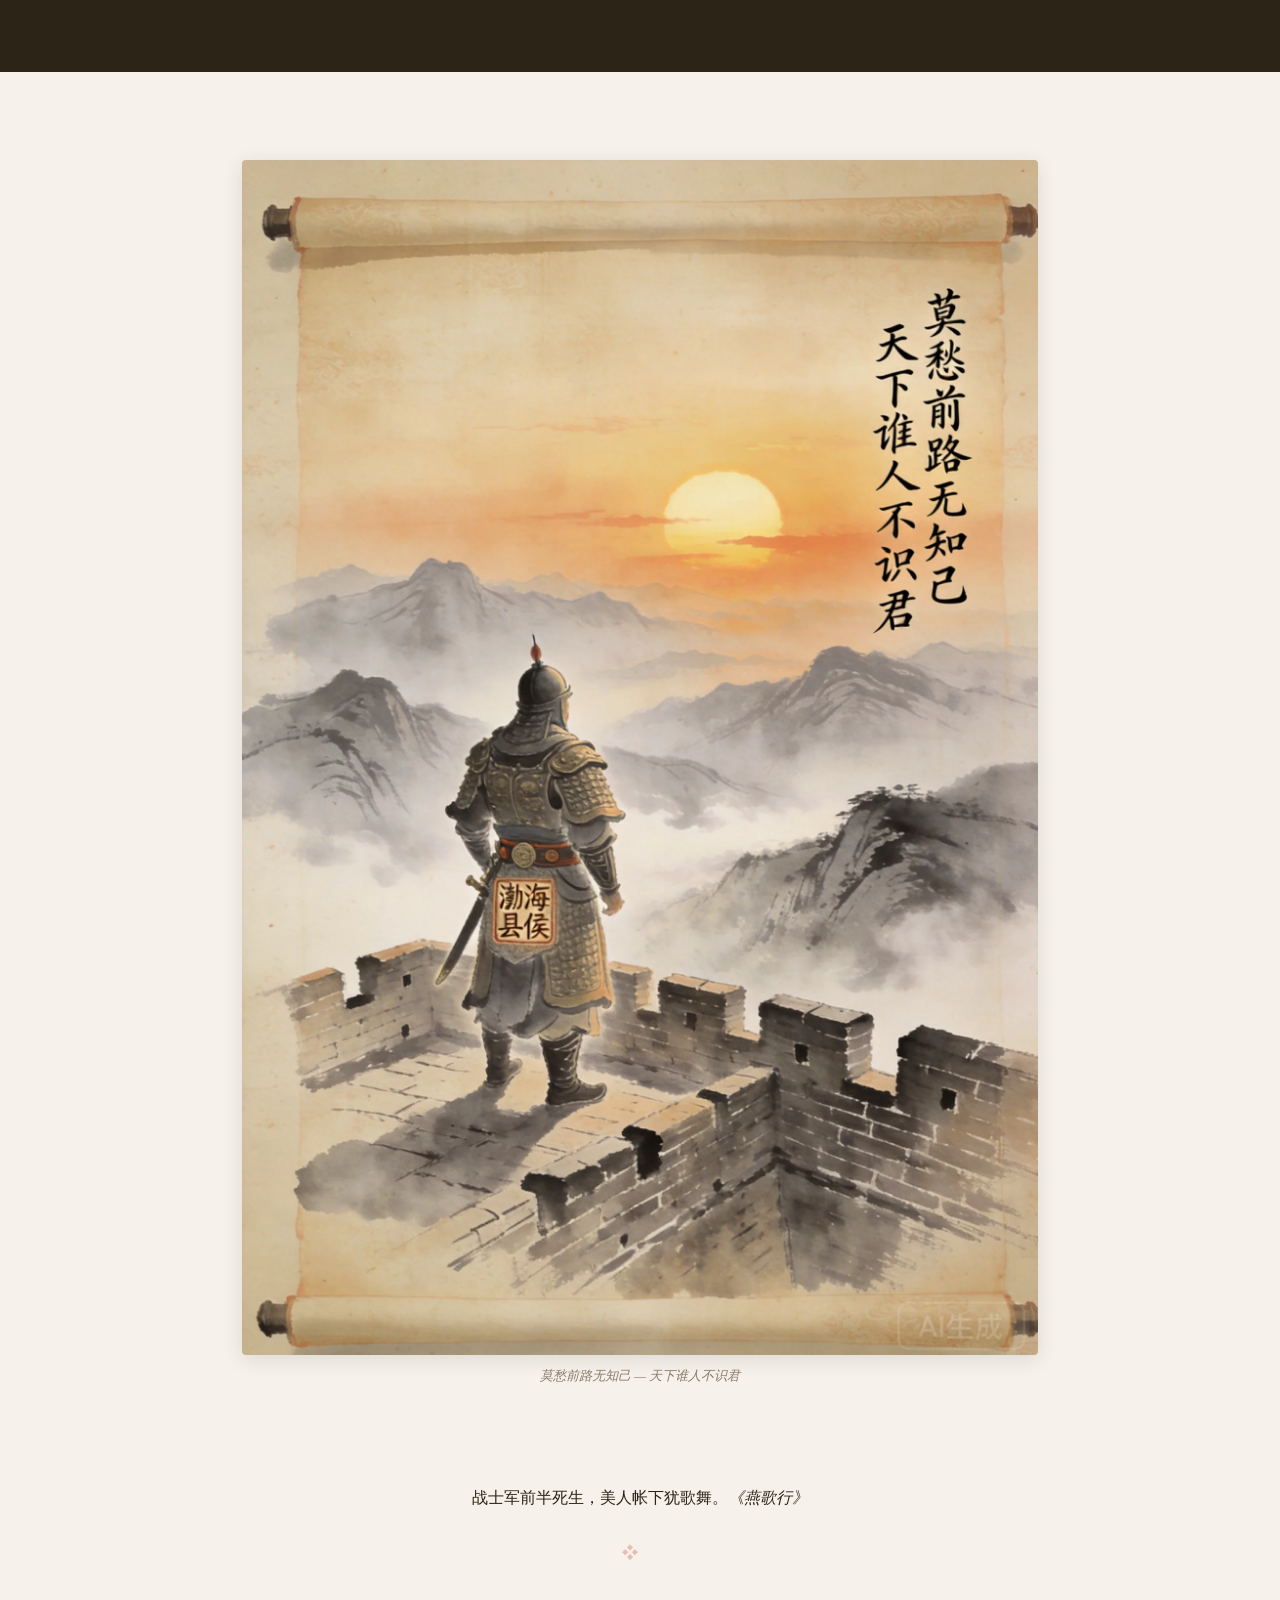
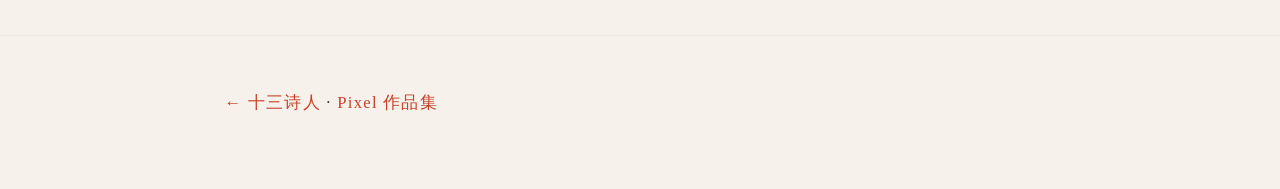
<file: gaoshi.html>
<!DOCTYPE html>
<html lang="zh-CN">
<head>
<meta charset="UTF-8"><meta name="viewport" content="width=device-width,initial-scale=1.0,maximum-scale=5.0">
<meta name="theme-color" content="#2c2416">
<meta property="og:image" content="https://jasoneip01-pixel.github.io/chinese-poets/img/gaoshi-hero.webp">
<meta property="og:image:width" content="2048">
<meta property="og:image:height" content="2048">
<meta property="og:title" content="高适 · 十三诗人">
<title>高适 · 十三诗人</title>
<link rel="preload" href="img/gaoshi-hero.webp" as="image">
<link rel="stylesheet" href="shared.css">
</head>
<body>
<nav><div class="inner"><a href="./">← 名录</a><a href="#life">生平</a><a href="#poems">名篇</a><a href="#appreciation">赏读</a><a href="#craft">绝技</a><a href="#start">导读</a><a href="#legacy">回响</a><a href="#stats">概要</a></div></nav>

<div class="hero"><img src="img/gaoshi-hero.webp" alt="gaoshi" style="position:absolute;inset:0;width:100%;height:100%;object-fit:cover;filter:brightness(.55) saturate(.85)"><div class="hero-overlay"></div><div class="hero-content"><div class="dynasty">盛唐</div><h1>高适</h1><div class="lifespan">704 – 765</div><div class="poem">莫愁前路无知己<br>天下谁人不识君</div></div></div>

<div class="section" id="life"><div class="section-inner"><h2>生平</h2><div class="timeline"><div class="timeline-item"><div class="timeline-year">704</div><div class="timeline-dot"></div><div class="timeline-text"><h3>生于渤海蓨县</h3><p>字达夫。早年家贫，客游梁宋，以农耕乞讨为生。</p></div></div>
<div class="timeline-item"><div class="timeline-year">735</div><div class="timeline-dot"></div><div class="timeline-text"><h3>赴长安落第</h3><p>年过三十应试不第。结交李白、杜甫。</p></div></div>
<div class="timeline-item"><div class="timeline-year">749</div><div class="timeline-dot"></div><div class="timeline-text"><h3>年近五十始学诗</h3><p>年近五十方专注诗歌，几年内名动天下。</p></div></div>
<div class="timeline-item"><div class="timeline-year">753</div><div class="timeline-dot"></div><div class="timeline-text"><h3>入哥舒翰幕</h3><p>入河西节度使幕府，经历边塞军旅。</p></div></div>
<div class="timeline-item"><div class="timeline-year">756</div><div class="timeline-dot"></div><div class="timeline-text"><h3>从玄宗入蜀</h3><p>安史之乱中随玄宗入蜀，拜谏议大夫。</p></div></div>
<div class="timeline-item"><div class="timeline-year">761</div><div class="timeline-dot"></div><div class="timeline-text"><h3>主政一方</h3><p>先后出任淮南、剑南节度使，封渤海县侯。</p></div></div>
<div class="timeline-item"><div class="timeline-year">765</div><div class="timeline-dot"></div><div class="timeline-text"><h3>病逝长安</h3><p>卒年六十一。诗人中仕途最显赫者。</p></div></div>
<div class="section-image"><img src="img/gaoshi-scene.webp" alt="生平场景" loading="lazy" class=""><div class="image-caption">千里黄云白日曛 — 北风卷地送董大</div></div>
</div></div></div>

<div class="section section-dark" id="poems">
  <div class="section-header-grad" style="background:linear-gradient(135deg,#3a3a2a80,#5a4a2a80)"></div>
  <div class="section-inner"><h2>传世名篇</h2><div class="section-image"><img src="img/gaoshi-poem.webp" alt="名篇意境" loading="lazy" class=""><div class="image-caption">战士军前半死生 — 燕歌行的边塞悲歌</div></div>
<div class="poetry-grid"><div class="poem-card"><span class="badge">别董大</span><div class="verses">千里黄云白日曛，北风吹雁雪纷纷。<br>莫愁前路无知己，天下谁人不识君。</div><div class="source">《别董大》</div></div>
<div class="poem-card"><span class="badge">燕歌行</span><div class="verses">战士军前半死生，美人帐下犹歌舞。</div><div class="source">《燕歌行》</div></div>
<div class="poem-card"><span class="badge">营州歌</span><div class="verses">虏酒千钟不醉人，胡儿十岁能骑马。</div><div class="source">《营州歌》</div></div>
<div class="poem-card"><span class="badge">塞上</span><div class="verses">总戎扫大漠，一战擒单于。</div><div class="source">《塞上》</div></div>
<div class="poem-card"><span class="badge">登百丈峰</span><div class="verses">朝登百丈峰，遥望燕支道。</div><div class="source">《登百丈峰》</div></div>
<div class="poem-card"><span class="badge">蓟中作</span><div class="verses">惆怅孙吴事，归来独闭门。</div><div class="source">《蓟中作》</div></div>
</div></div>
</div>

<div class="section" id="appreciation"><div class="section-inner"><h2>诗词赏读</h2><div class="appreciation-card"><h3>从讨饭到封侯</h3><p>高适的人生是唐代诗人中最大的逆袭。前半生潦倒——客游梁宋、农耕乞讨、年近五十始学诗。但几年内便名动天下，以边塞诗奠定地位。安史之乱中他抓住机遇，先后出任节度使，封渤海县侯。《旧唐书》评价：「有唐以来，诗人之达者，唯适而已。」</p></div><div class="section" id="start"><div class="section-inner"><h2>从哪开始读</h2><div class="reading-card"><p>**从《别董大》开始读。** 「莫愁前路无知己，天下谁人不识君」——这是对一个失意的朋友说的，但你读起来会觉得是在对自己说的。高适不写软弱的慰藉。他写的东西像是剑——简短、锋利、不拖泥带水。然后读《燕歌行》，你会发现他送给朋友的东西和他送给战争的东西是同一种质地。</p></div></div></div>
</div></div>

<div class="section section-dark" id="stories"><div class="section-inner"><h2>轶事与典故</h2><div class="anecdote-card"><span class="tag">逆袭</span><h3>从讨饭到封侯</h3><p>高适前半生潦倒至极，最终成为诗人中仕途最显赫者。</p></div>
<div class="anecdote-card"><span class="tag">友情</span><h3>与李杜的交往</h3><p>早年与李白、杜甫同游梁宋。安史之乱后因政治立场不同而疏远。</p></div>
<div class="anecdote-card"><span class="tag">边塞</span><h3>亲身入军旅</h3><p>不是书斋中的想象。入哥舒翰幕府后，诗有了真正的铁血质感。</p></div>
</div></div>

<div class="section section-dark" id="craft"><div class="section-inner"><h2>创作绝技</h2><div class="craft-card"><h3>铁血边塞 — 不是书斋想象，是亲身经历</h3><p>高适是唐代诗人中极少数真正上过战场的人。他入哥舒翰幕府，在河西走廊生活多年。所以「战士军前半死生，美人帐下犹歌舞」不是道德批判，是亲眼所见后的沉默陈述。中国边塞诗两种传统：一种是王昌龄式的历史悲慨，一种是高适式的血肉纪实。前者让你心颤，后者让你不敢再轻言战争。</p></div><div class="section" id="who"><div class="section-inner"><h2>他是怎样的人</h2><div class="who-card"><p>一块被命运反复锻打的铁。高适半辈子都在泥里——种过地、讨过饭、五十岁才开始认真写诗。但锻打没有毁掉他，反而锻造出了唐代诗人中最硬的骨头。他是唯一封侯的诗人——不是因为运气好，是因为他有战场上活下来的韧性。其他诗人活在诗里，高适是极少数先活过了生活再写诗的人。</p></div></div></div>
</div></div>
<div class="section" id="people"><div class="section-inner"><h2>人物关系</h2><div class="section-image"><img src="img/gaoshi-figures.webp" alt="人物群像" loading="lazy" class=""><div class="image-caption">梁宋同游 — 高适、李白、杜甫的青春岁月</div></div>
<div class="people-grid"><div class="profile-card"><h3>李白</h3><div class="sub">故交</div><p>早年同游梁宋。永王事件后反目。</p></div>
<div class="profile-card"><h3>杜甫</h3><div class="sub">故交</div><p>早年同游梁宋。高适镇蜀时曾接济贫困中的杜甫。</p></div>
<div class="profile-card"><h3>哥舒翰</h3><div class="sub">上司</div><p>河西节度使。高适入其幕府开始军事生涯。</p></div>
</div><div class="section section-dark" id="era"><div class="section-inner"><h2>同时代</h2><div class="era-card"><p>高适生活的年代，欧洲正处于黑暗中世纪早期。阿拉伯帝国达到极盛，撒马尔罕和巴格达是世界最繁华的城市。南美的玛雅文明正处于古典期高峰。世界的几大文明在八世纪同时绽放。</p></div></div></div>
</div></div>

<div class="section section-dark" id="stats"><div class="section-inner"><h2>概要</h2><div class="attributes"><div class="attribute"><span class="num">高岑并称</span><span class="label">与岑参齐名</span></div>
<div class="attribute"><span class="num">封侯</span><span class="label">诗人显达第一</span></div>
<div class="attribute"><span class="num">边塞</span><span class="label">亲身经历入诗</span></div>
<div class="attribute"><span class="num">202首</span><span class="label">现存诗作</span></div>
</div><div class="section" id="legacy"><div class="section-inner"><h2>后世回响</h2><div class="legacy-card"><p>高适与岑参并称「高岑」，是盛唐边塞诗的双璧。《旧唐书》评价：「有唐以来，诗人之达者，唯适而已。」他的边塞诗不是文人的想象——是亲自在河西走廊的烽燧里写的。后世所有写边塞的诗人，都在高适铺好的辕门前下马。</p></div></div></div>
</div></div>

<div class="section quote-section"><div class="section-inner"><div class="section-image"><img src="img/gaoshi-closing.webp" alt="收尾" loading="lazy" class=""><div class="image-caption">莫愁前路无知己 — 天下谁人不识君</div><div class="big-quote"></div>
战士军前半死生，美人帐下犹歌舞。<cite>《燕歌行》</cite></div><div class="ornament">❖</div></div></div>

<footer><p><a href="./">← 十三诗人</a> · <a href="https://jasoneip01-pixel.github.io/">Pixel 作品集</a></p></footer>
<button class="back-top" id="back-top">↑</button>
<script src="shared.js"></script>
</body></html>
</file>
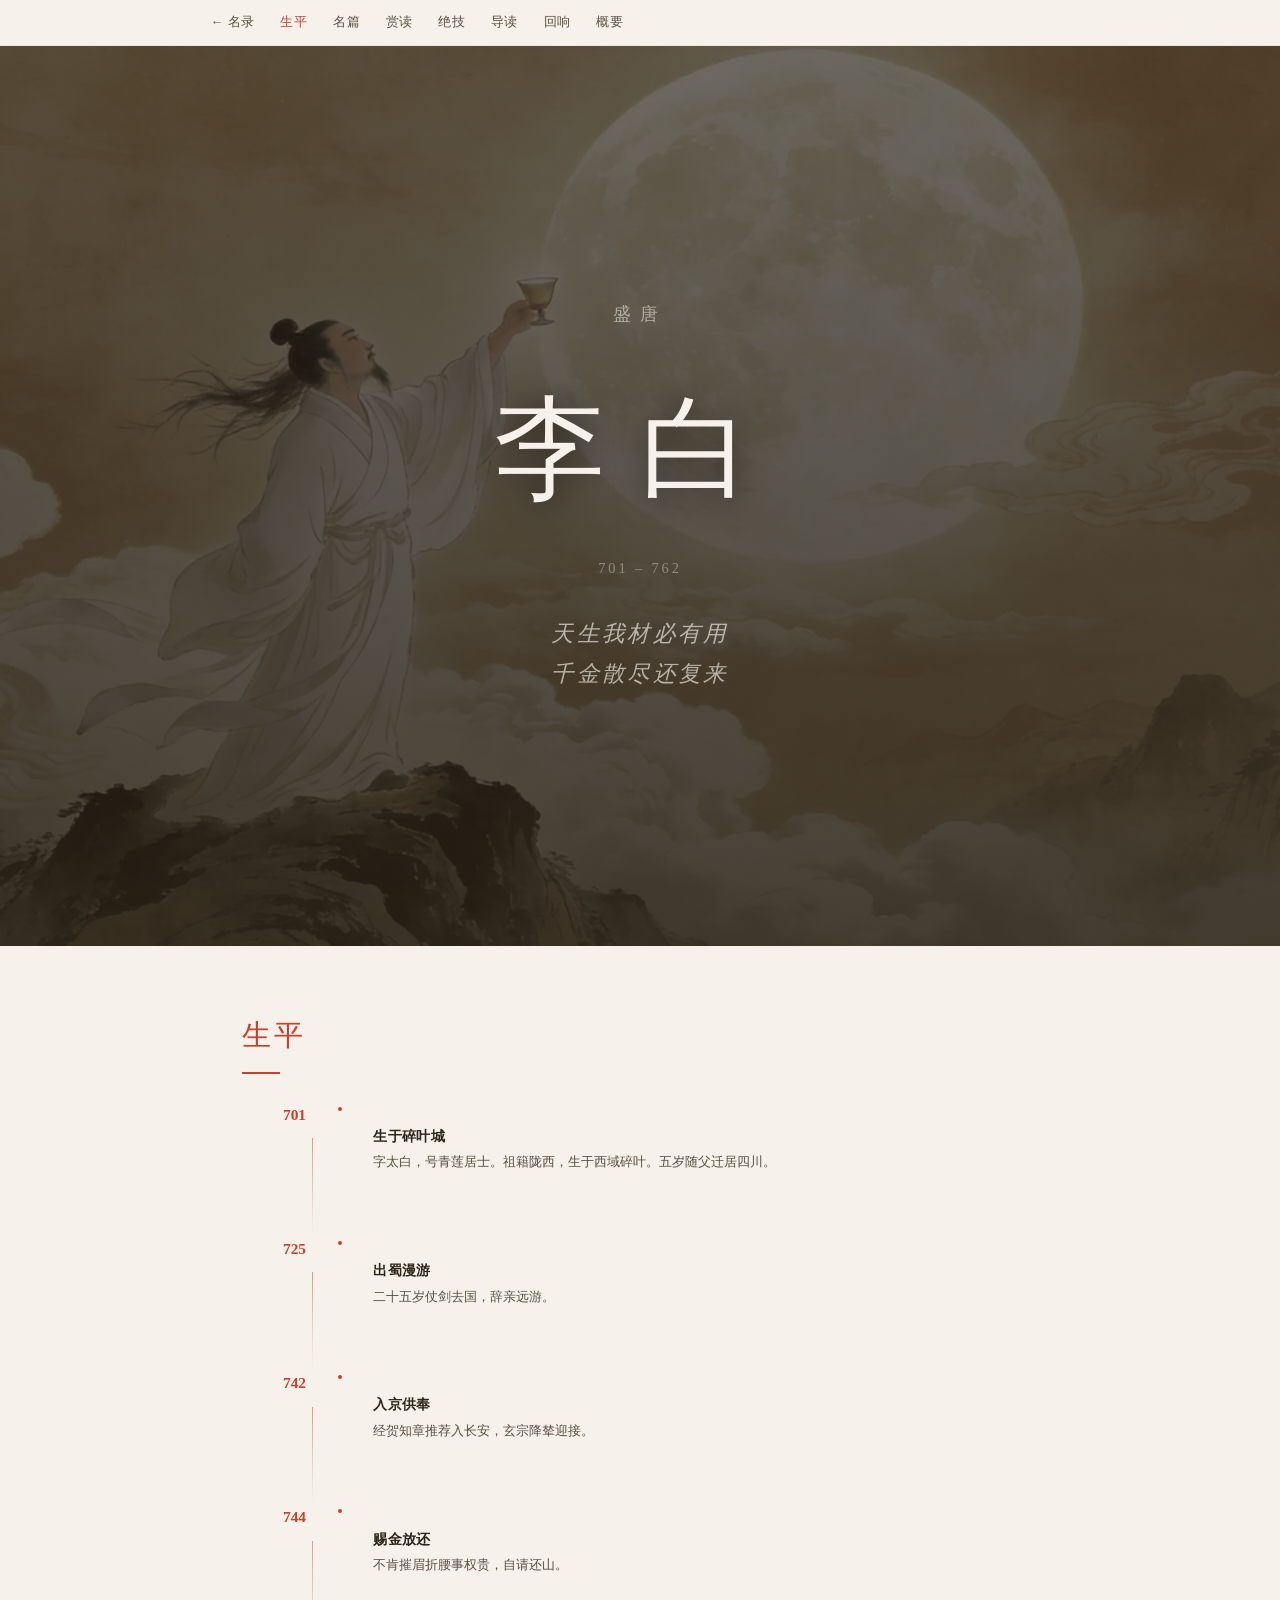
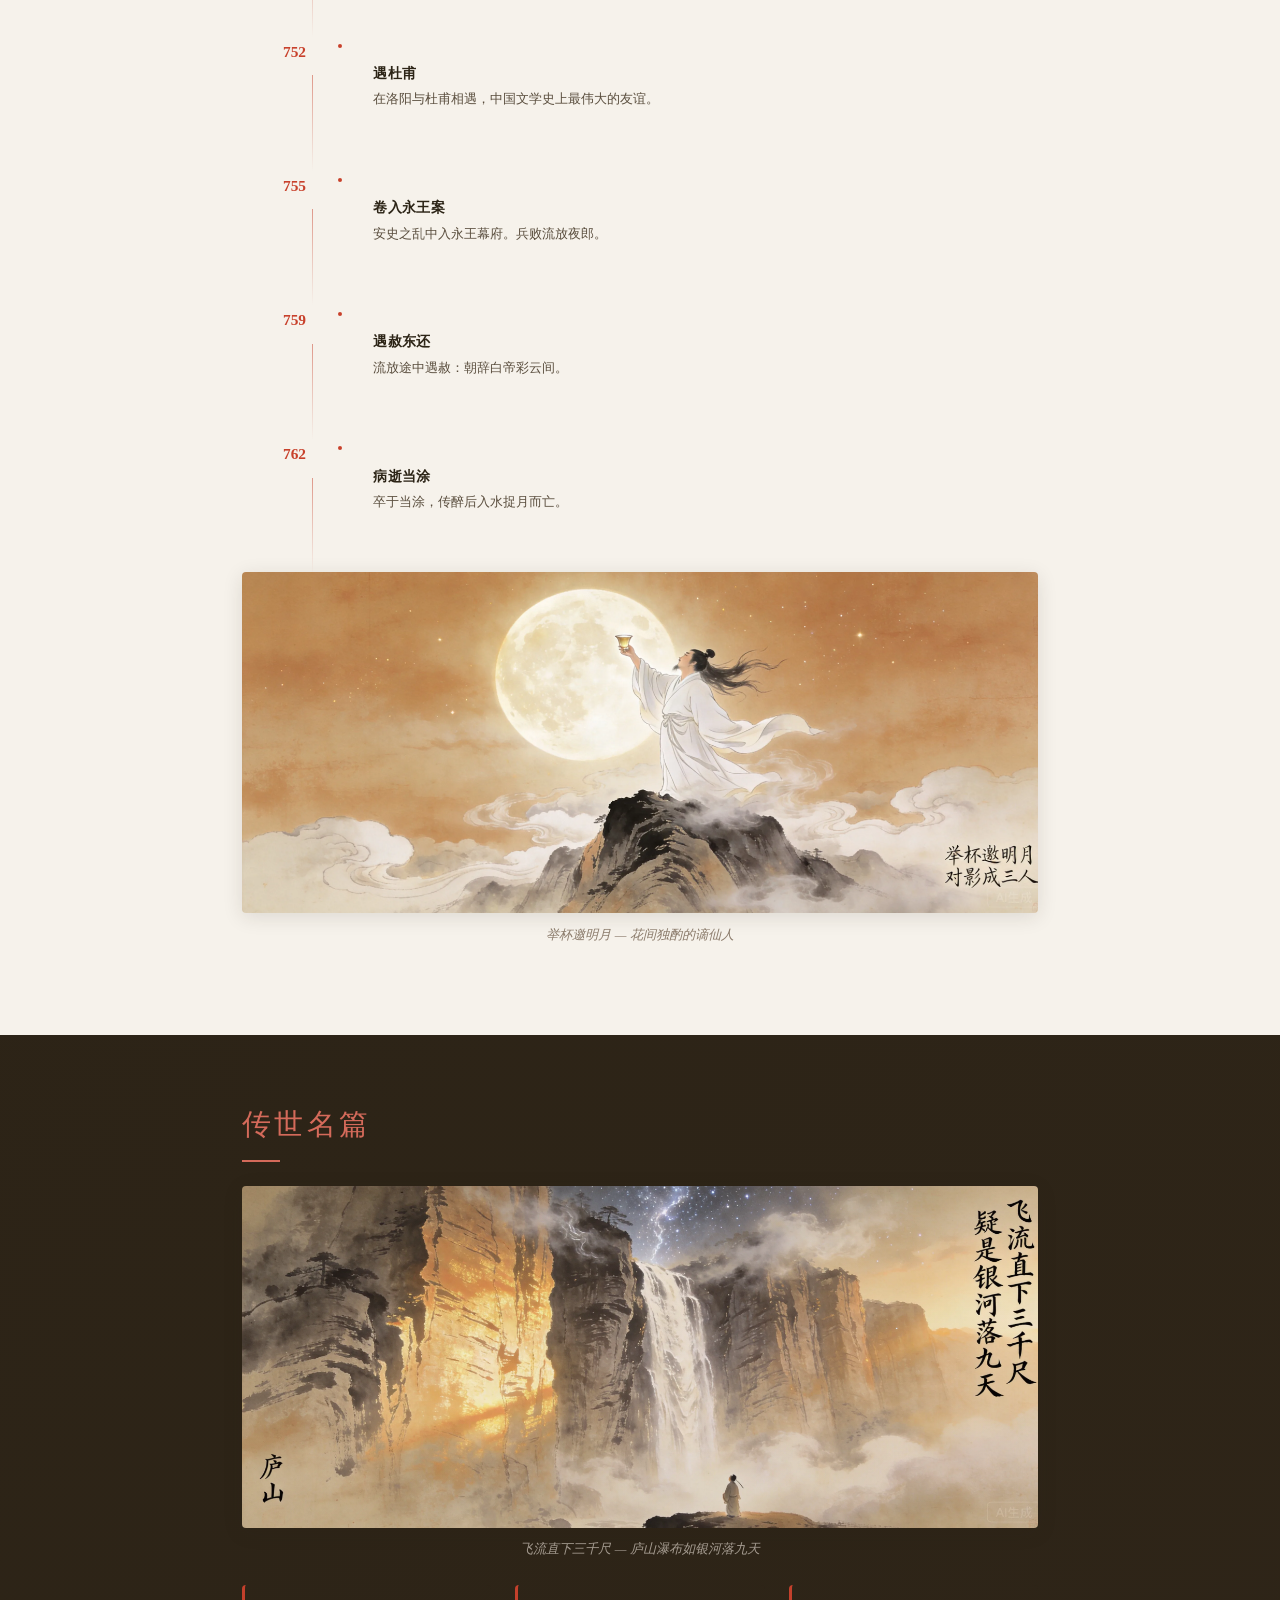
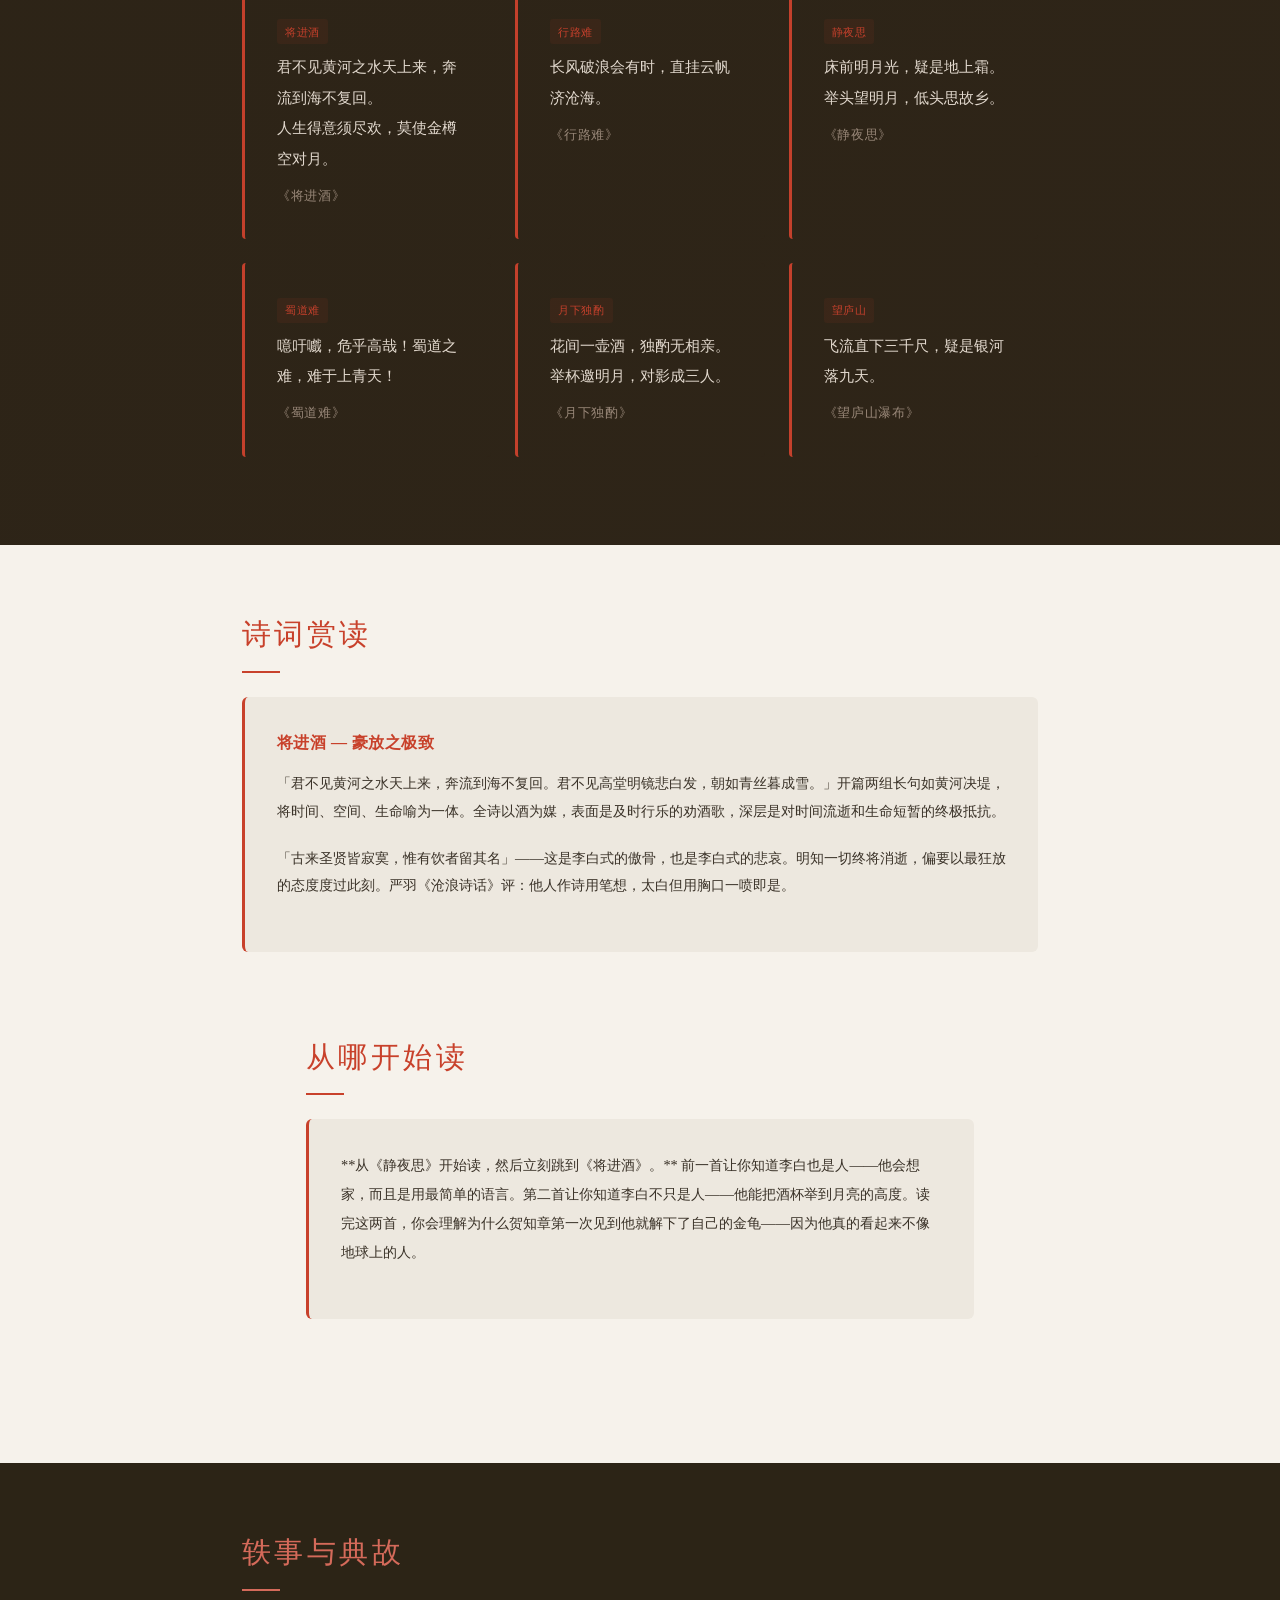
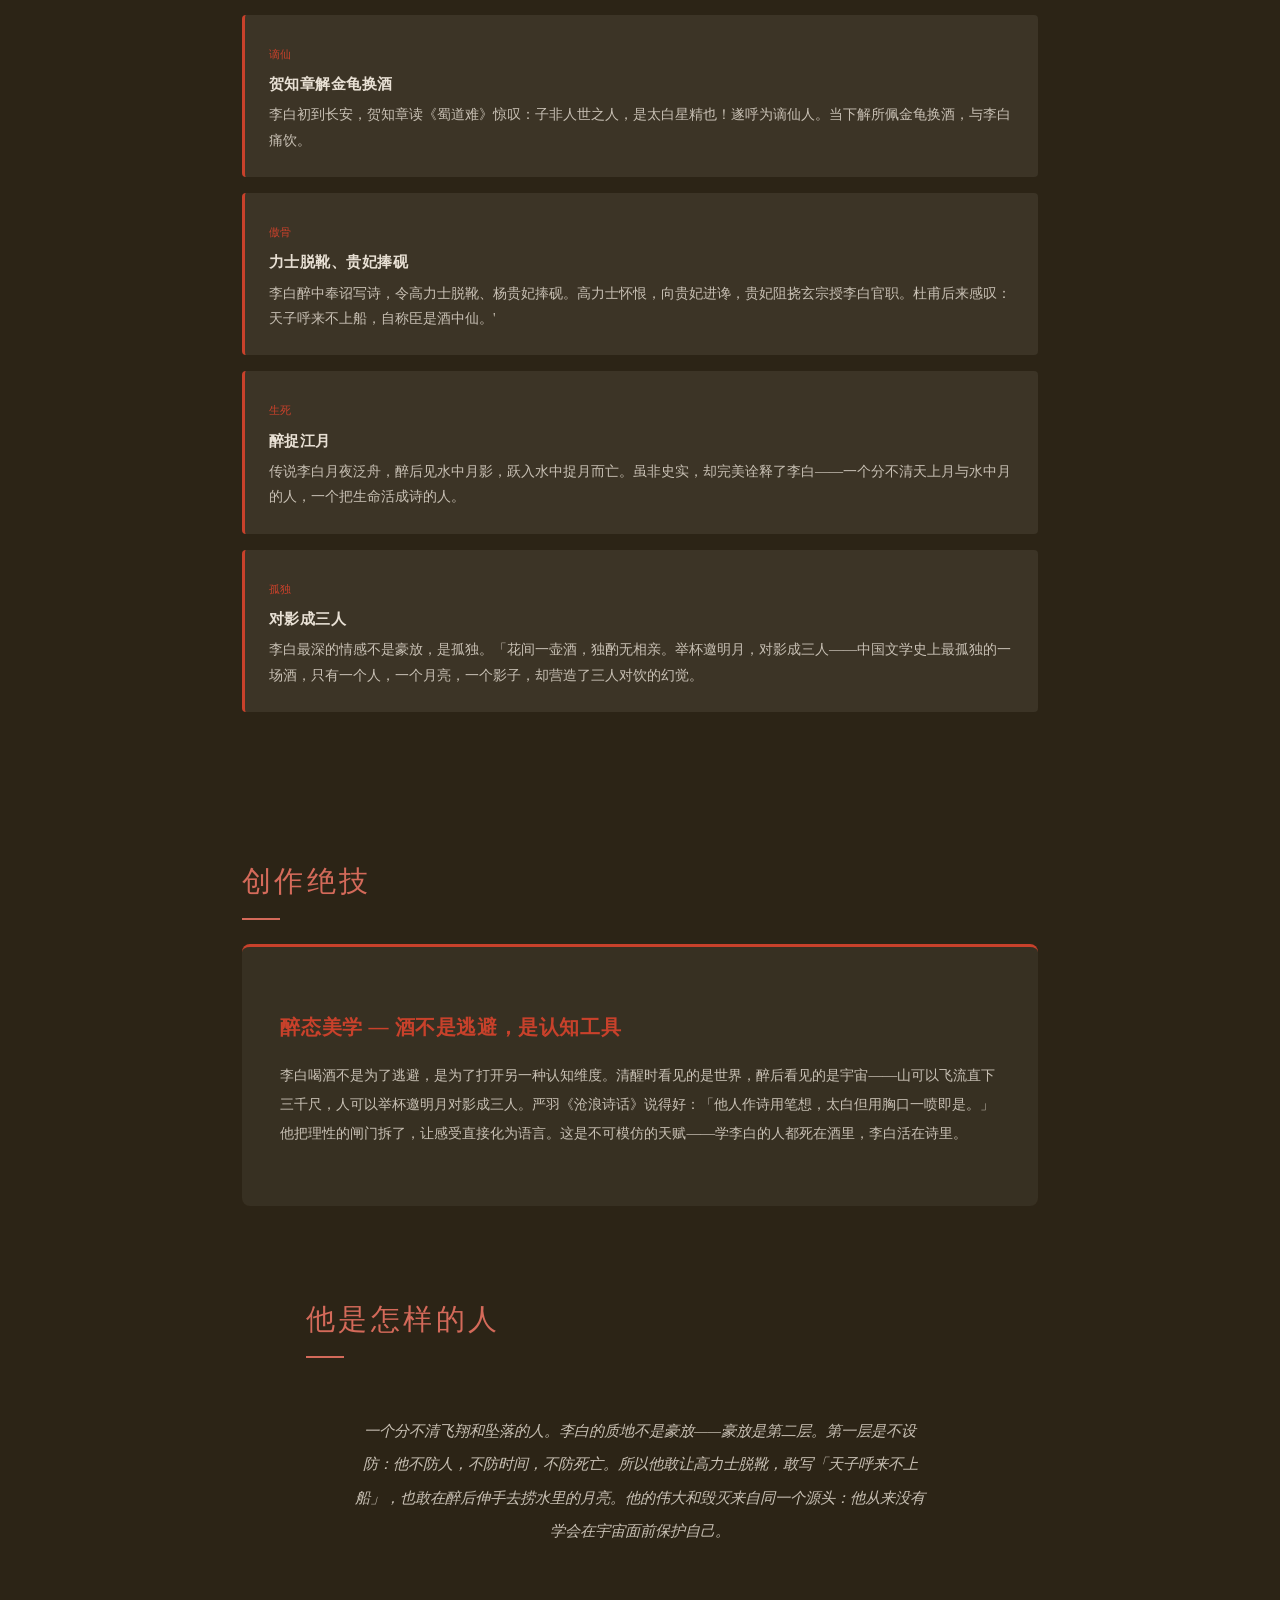
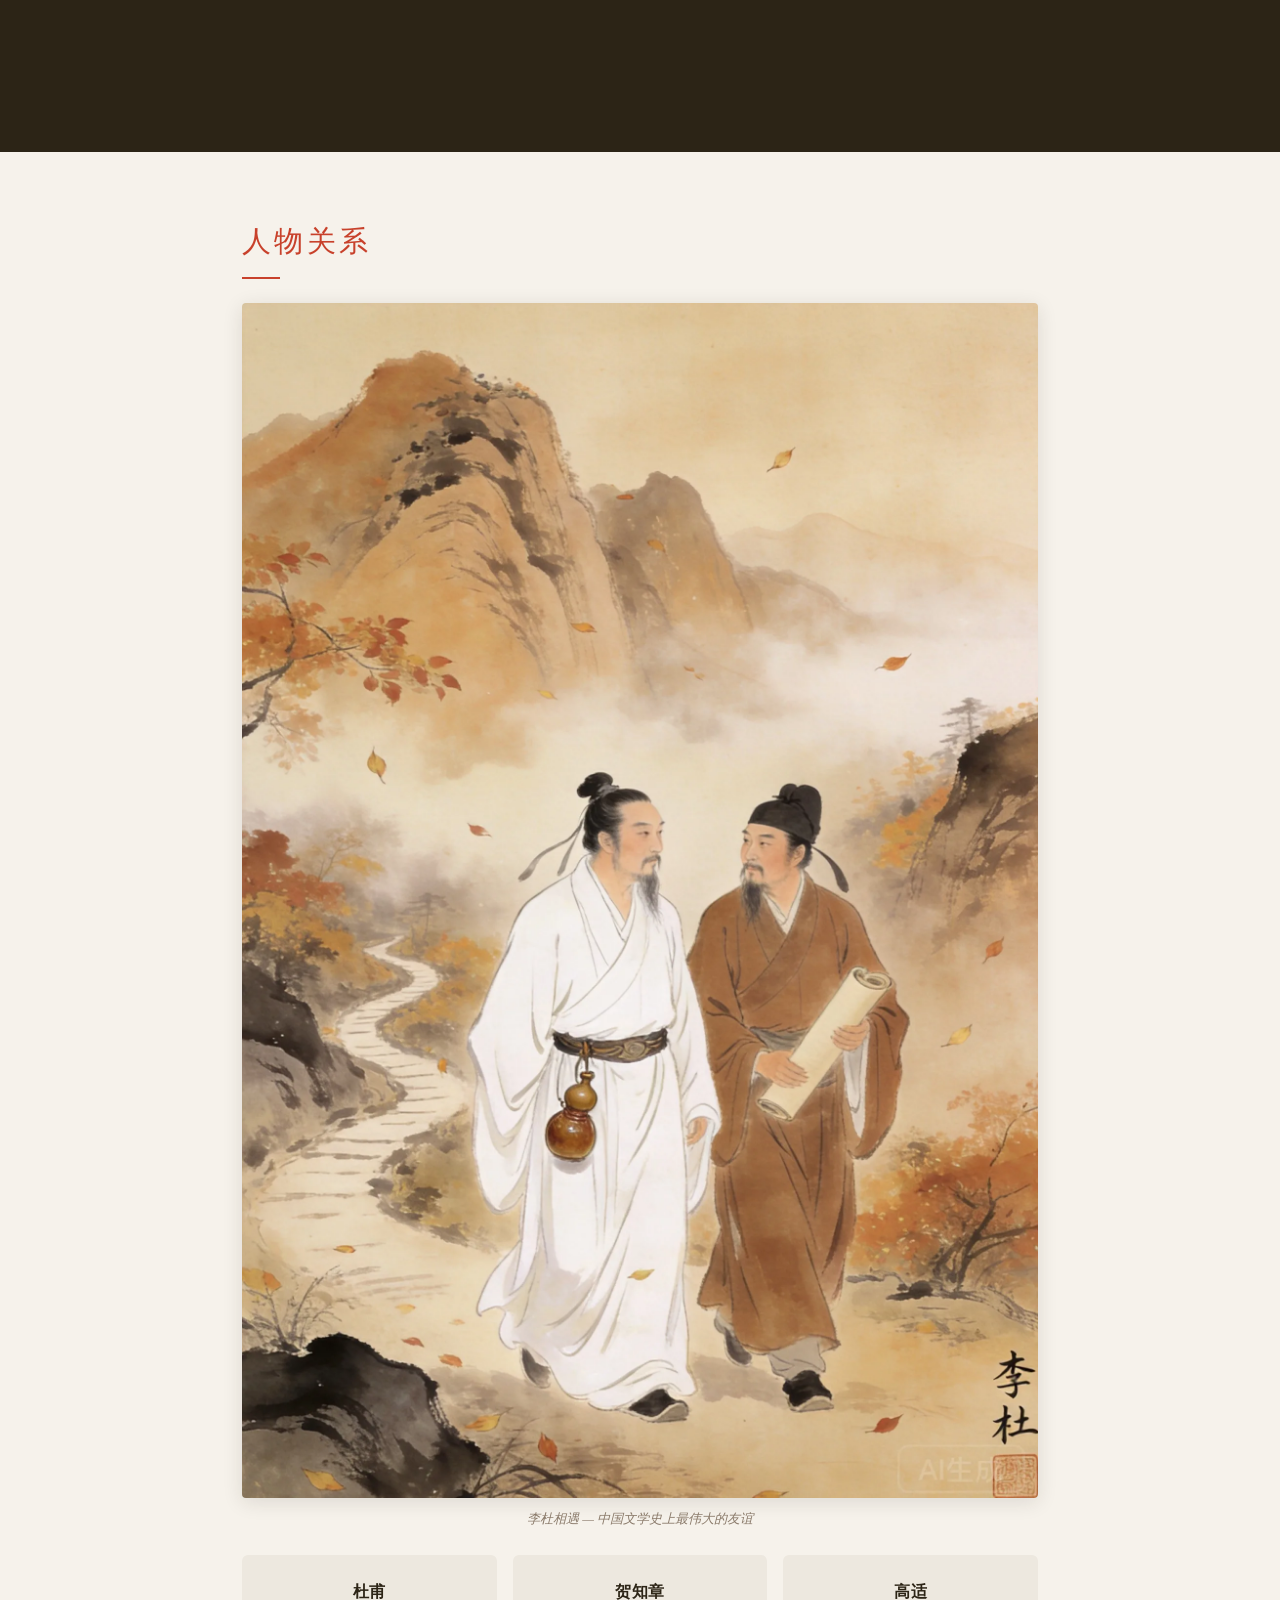
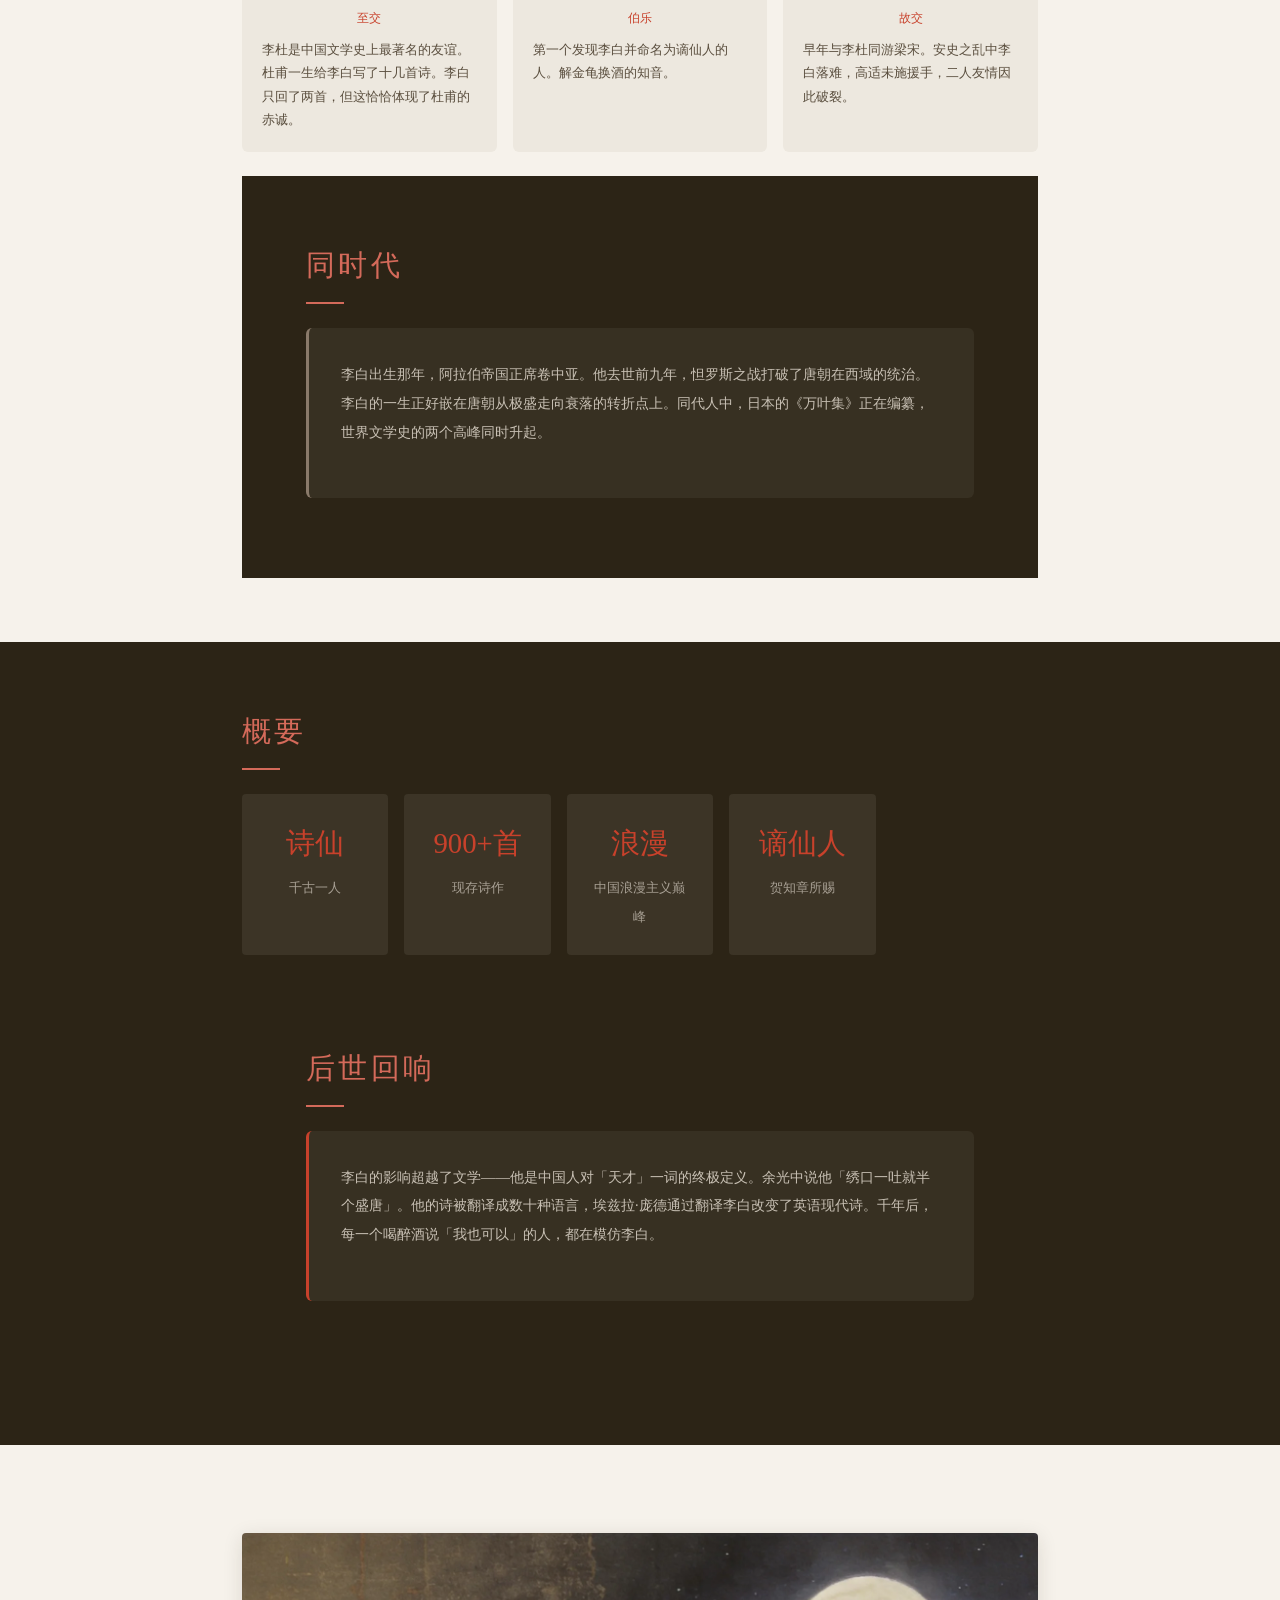
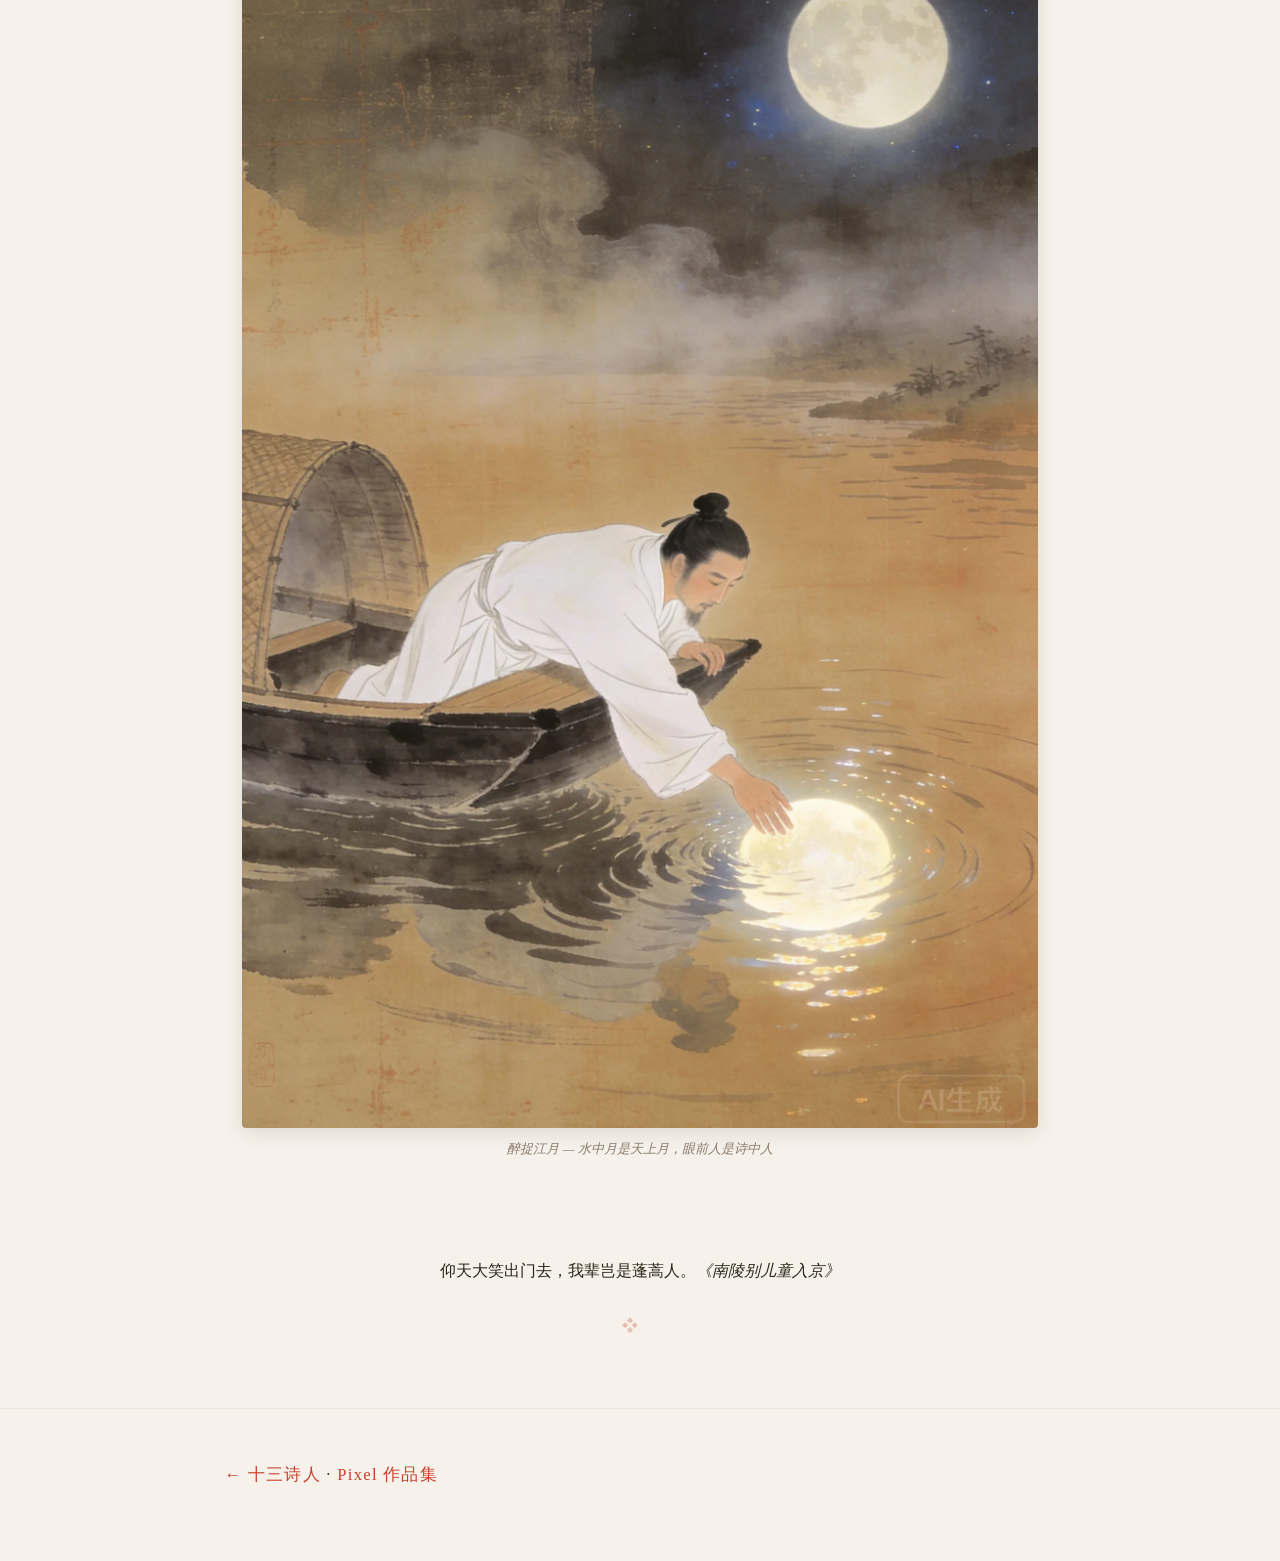
<file: libai.html>
<!DOCTYPE html>
<html lang="zh-CN">
<head>
<meta charset="UTF-8"><meta name="viewport" content="width=device-width,initial-scale=1.0,maximum-scale=5.0">
<meta name="theme-color" content="#2c2416">
<meta property="og:image" content="https://jasoneip01-pixel.github.io/chinese-poets/img/libai-hero.webp">
<meta property="og:image:width" content="2048">
<meta property="og:image:height" content="2048">
<meta property="og:title" content="李白 · 十三诗人">
<title>李白 · 十三诗人</title>
<link rel="preload" href="img/libai-hero.webp" as="image">
<link rel="stylesheet" href="shared.css">
</head>
<body>
<nav><div class="inner"><a href="./">← 名录</a><a href="#life">生平</a><a href="#poems">名篇</a><a href="#appreciation">赏读</a><a href="#craft">绝技</a><a href="#start">导读</a><a href="#legacy">回响</a><a href="#stats">概要</a></div></nav>

<div class="hero"><img src="img/libai-hero.webp" alt="libai" style="position:absolute;inset:0;width:100%;height:100%;object-fit:cover;filter:brightness(.55) saturate(.85)"><div class="hero-overlay"></div><div class="hero-content"><div class="dynasty">盛唐</div><h1>李白</h1><div class="lifespan">701 – 762</div><div class="poem">天生我材必有用<br>千金散尽还复来</div></div></div>

<div class="section" id="life"><div class="section-inner"><h2>生平</h2><div class="timeline"><div class="timeline-item"><div class="timeline-year">701</div><div class="timeline-dot"></div><div class="timeline-text"><h3>生于碎叶城</h3><p>字太白，号青莲居士。祖籍陇西，生于西域碎叶。五岁随父迁居四川。</p></div></div>
<div class="timeline-item"><div class="timeline-year">725</div><div class="timeline-dot"></div><div class="timeline-text"><h3>出蜀漫游</h3><p>二十五岁仗剑去国，辞亲远游。</p></div></div>
<div class="timeline-item"><div class="timeline-year">742</div><div class="timeline-dot"></div><div class="timeline-text"><h3>入京供奉</h3><p>经贺知章推荐入长安，玄宗降辇迎接。</p></div></div>
<div class="timeline-item"><div class="timeline-year">744</div><div class="timeline-dot"></div><div class="timeline-text"><h3>赐金放还</h3><p>不肯摧眉折腰事权贵，自请还山。</p></div></div>
<div class="timeline-item"><div class="timeline-year">752</div><div class="timeline-dot"></div><div class="timeline-text"><h3>遇杜甫</h3><p>在洛阳与杜甫相遇，中国文学史上最伟大的友谊。</p></div></div>
<div class="timeline-item"><div class="timeline-year">755</div><div class="timeline-dot"></div><div class="timeline-text"><h3>卷入永王案</h3><p>安史之乱中入永王幕府。兵败流放夜郎。</p></div></div>
<div class="timeline-item"><div class="timeline-year">759</div><div class="timeline-dot"></div><div class="timeline-text"><h3>遇赦东还</h3><p>流放途中遇赦：朝辞白帝彩云间。</p></div></div>
<div class="timeline-item"><div class="timeline-year">762</div><div class="timeline-dot"></div><div class="timeline-text"><h3>病逝当涂</h3><p>卒于当涂，传醉后入水捉月而亡。</p></div></div>
<div class="section-image"><img src="img/libai-scene.webp" alt="生平场景" loading="lazy" class=""><div class="image-caption">举杯邀明月 — 花间独酌的谪仙人</div></div>
</div></div></div>

<div class="section section-dark" id="poems">
  <div class="section-header-grad" style="background:linear-gradient(135deg,#3a1a2a80,#6a3a4a80)"></div>
  <div class="section-inner"><h2>传世名篇</h2><div class="section-image"><img src="img/libai-poem.webp" alt="名篇意境" loading="lazy" class=""><div class="image-caption">飞流直下三千尺 — 庐山瀑布如银河落九天</div></div>
<div class="poetry-grid"><div class="poem-card"><span class="badge">将进酒</span><div class="verses">君不见黄河之水天上来，奔流到海不复回。<br>人生得意须尽欢，莫使金樽空对月。</div><div class="source">《将进酒》</div></div>
<div class="poem-card"><span class="badge">行路难</span><div class="verses">长风破浪会有时，直挂云帆济沧海。</div><div class="source">《行路难》</div></div>
<div class="poem-card"><span class="badge">静夜思</span><div class="verses">床前明月光，疑是地上霜。<br>举头望明月，低头思故乡。</div><div class="source">《静夜思》</div></div>
<div class="poem-card"><span class="badge">蜀道难</span><div class="verses">噫吁嚱，危乎高哉！蜀道之难，难于上青天！</div><div class="source">《蜀道难》</div></div>
<div class="poem-card"><span class="badge">月下独酌</span><div class="verses">花间一壶酒，独酌无相亲。<br>举杯邀明月，对影成三人。</div><div class="source">《月下独酌》</div></div>
<div class="poem-card"><span class="badge">望庐山</span><div class="verses">飞流直下三千尺，疑是银河落九天。</div><div class="source">《望庐山瀑布》</div></div>
</div></div>
</div>

<div class="section" id="appreciation"><div class="section-inner"><h2>诗词赏读</h2><div class="appreciation-card"><h3>将进酒 — 豪放之极致</h3><p>「君不见黄河之水天上来，奔流到海不复回。君不见高堂明镜悲白发，朝如青丝暮成雪。」开篇两组长句如黄河决堤，将时间、空间、生命喻为一体。全诗以酒为媒，表面是及时行乐的劝酒歌，深层是对时间流逝和生命短暂的终极抵抗。</p><p>「古来圣贤皆寂寞，惟有饮者留其名」——这是李白式的傲骨，也是李白式的悲哀。明知一切终将消逝，偏要以最狂放的态度度过此刻。严羽《沧浪诗话》评：他人作诗用笔想，太白但用胸口一喷即是。</p></div><div class="section" id="start"><div class="section-inner"><h2>从哪开始读</h2><div class="reading-card"><p>**从《静夜思》开始读，然后立刻跳到《将进酒》。** 前一首让你知道李白也是人——他会想家，而且是用最简单的语言。第二首让你知道李白不只是人——他能把酒杯举到月亮的高度。读完这两首，你会理解为什么贺知章第一次见到他就解下了自己的金龟——因为他真的看起来不像地球上的人。</p></div></div></div>
</div></div>

<div class="section section-dark" id="stories"><div class="section-inner"><h2>轶事与典故</h2><div class="anecdote-card"><span class="tag">谪仙</span><h3>贺知章解金龟换酒</h3><p>李白初到长安，贺知章读《蜀道难》惊叹：子非人世之人，是太白星精也！遂呼为谪仙人。当下解所佩金龟换酒，与李白痛饮。</p></div>
<div class="anecdote-card"><span class="tag">傲骨</span><h3>力士脱靴、贵妃捧砚</h3><p>李白醉中奉诏写诗，令高力士脱靴、杨贵妃捧砚。高力士怀恨，向贵妃进谗，贵妃阻挠玄宗授李白官职。杜甫后来感叹：天子呼来不上船，自称臣是酒中仙。'</p></div>
<div class="anecdote-card"><span class="tag">生死</span><h3>醉捉江月</h3><p>传说李白月夜泛舟，醉后见水中月影，跃入水中捉月而亡。虽非史实，却完美诠释了李白——一个分不清天上月与水中月的人，一个把生命活成诗的人。</p></div>
<div class="anecdote-card"><span class="tag">孤独</span><h3>对影成三人</h3><p>李白最深的情感不是豪放，是孤独。「花间一壶酒，独酌无相亲。举杯邀明月，对影成三人——中国文学史上最孤独的一场酒，只有一个人，一个月亮，一个影子，却营造了三人对饮的幻觉。</p></div>
</div></div>

<div class="section section-dark" id="craft"><div class="section-inner"><h2>创作绝技</h2><div class="craft-card"><h3>醉态美学 — 酒不是逃避，是认知工具</h3><p>李白喝酒不是为了逃避，是为了打开另一种认知维度。清醒时看见的是世界，醉后看见的是宇宙——山可以飞流直下三千尺，人可以举杯邀明月对影成三人。严羽《沧浪诗话》说得好：「他人作诗用笔想，太白但用胸口一喷即是。」他把理性的闸门拆了，让感受直接化为语言。这是不可模仿的天赋——学李白的人都死在酒里，李白活在诗里。</p></div><div class="section" id="who"><div class="section-inner"><h2>他是怎样的人</h2><div class="who-card"><p>一个分不清飞翔和坠落的人。李白的质地不是豪放——豪放是第二层。第一层是不设防：他不防人，不防时间，不防死亡。所以他敢让高力士脱靴，敢写「天子呼来不上船」，也敢在醉后伸手去捞水里的月亮。他的伟大和毁灭来自同一个源头：他从来没有学会在宇宙面前保护自己。</p></div></div></div>
</div></div>
<div class="section" id="people"><div class="section-inner"><h2>人物关系</h2><div class="section-image"><img src="img/libai-figures.webp" alt="人物群像" loading="lazy" class=""><div class="image-caption">李杜相遇 — 中国文学史上最伟大的友谊</div></div>
<div class="people-grid"><div class="profile-card"><h3>杜甫</h3><div class="sub">至交</div><p>李杜是中国文学史上最著名的友谊。杜甫一生给李白写了十几首诗。李白只回了两首，但这恰恰体现了杜甫的赤诚。</p></div>
<div class="profile-card"><h3>贺知章</h3><div class="sub">伯乐</div><p>第一个发现李白并命名为谪仙人的人。解金龟换酒的知音。</p></div>
<div class="profile-card"><h3>高适</h3><div class="sub">故交</div><p>早年与李杜同游梁宋。安史之乱中李白落难，高适未施援手，二人友情因此破裂。</p></div>
</div><div class="section section-dark" id="era"><div class="section-inner"><h2>同时代</h2><div class="era-card"><p>李白出生那年，阿拉伯帝国正席卷中亚。他去世前九年，怛罗斯之战打破了唐朝在西域的统治。李白的一生正好嵌在唐朝从极盛走向衰落的转折点上。同代人中，日本的《万叶集》正在编纂，世界文学史的两个高峰同时升起。</p></div></div></div>
</div></div>

<div class="section section-dark" id="stats"><div class="section-inner"><h2>概要</h2><div class="attributes"><div class="attribute"><span class="num">诗仙</span><span class="label">千古一人</span></div>
<div class="attribute"><span class="num">900+首</span><span class="label">现存诗作</span></div>
<div class="attribute"><span class="num">浪漫</span><span class="label">中国浪漫主义巅峰</span></div>
<div class="attribute"><span class="num">谪仙人</span><span class="label">贺知章所赐</span></div>
</div><div class="section" id="legacy"><div class="section-inner"><h2>后世回响</h2><div class="legacy-card"><p>李白的影响超越了文学——他是中国人对「天才」一词的终极定义。余光中说他「绣口一吐就半个盛唐」。他的诗被翻译成数十种语言，埃兹拉·庞德通过翻译李白改变了英语现代诗。千年后，每一个喝醉酒说「我也可以」的人，都在模仿李白。</p></div></div></div>
</div></div>

<div class="section quote-section"><div class="section-inner"><div class="section-image"><img src="img/libai-closing.webp" alt="收尾" loading="lazy" class=""><div class="image-caption">醉捉江月 — 水中月是天上月，眼前人是诗中人</div><div class="big-quote"></div>
仰天大笑出门去，我辈岂是蓬蒿人。<cite>《南陵别儿童入京》</cite></div><div class="ornament">❖</div></div></div>

<footer><p><a href="./">← 十三诗人</a> · <a href="https://jasoneip01-pixel.github.io/">Pixel 作品集</a></p></footer>
<button class="back-top" id="back-top">↑</button>
<script src="shared.js"></script>
</body></html>
</file>
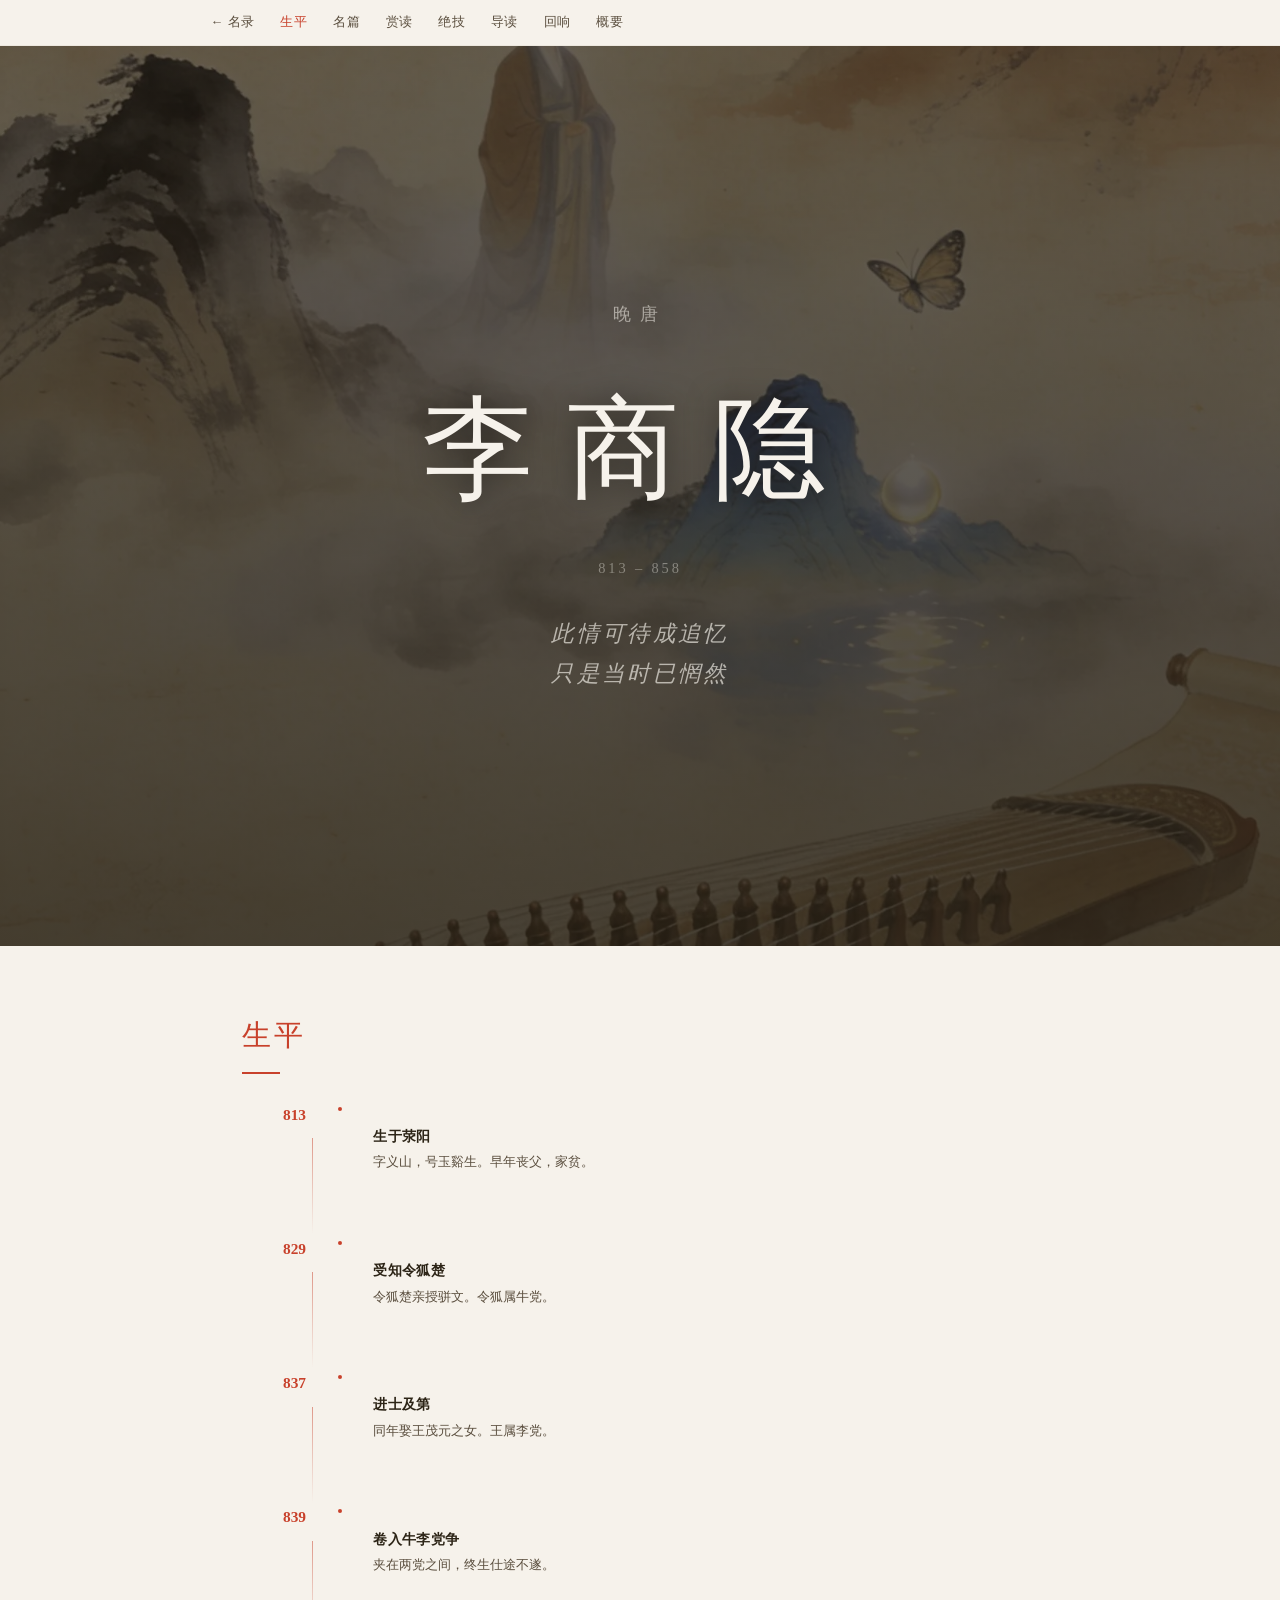
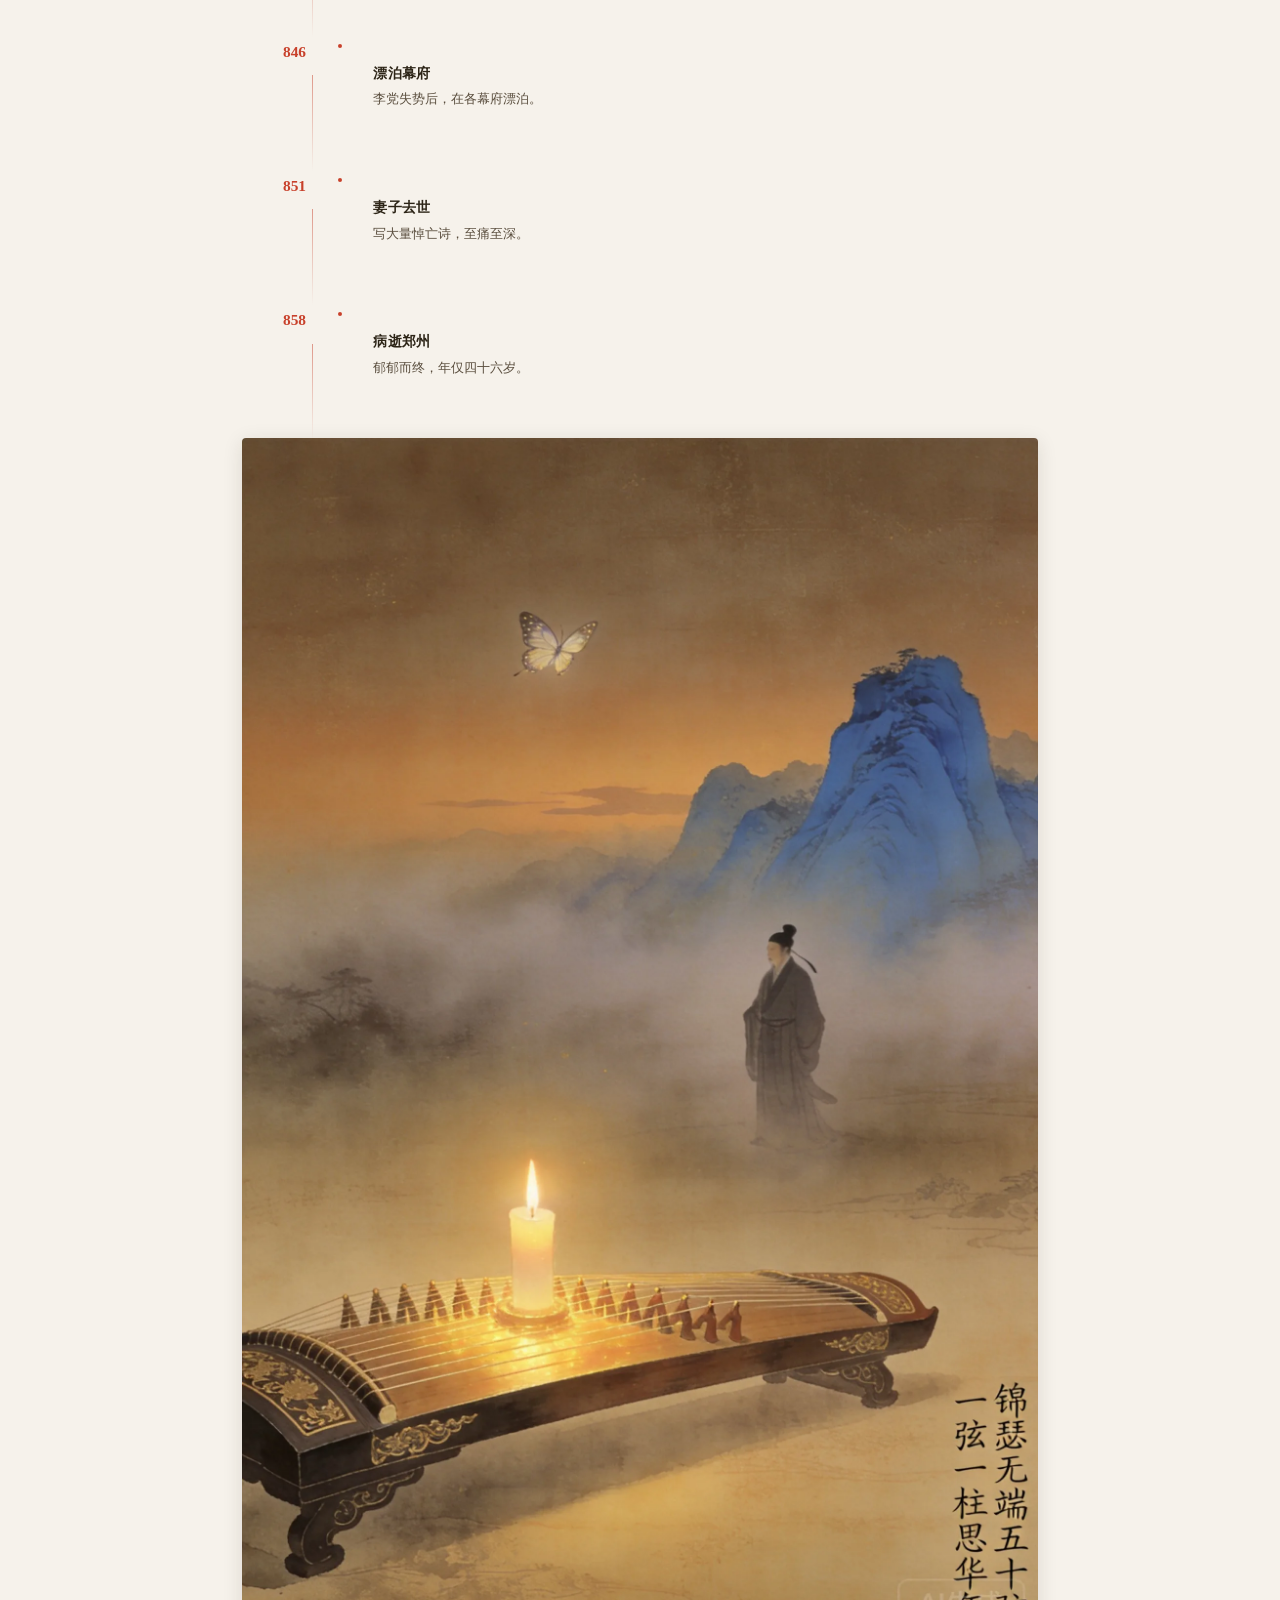
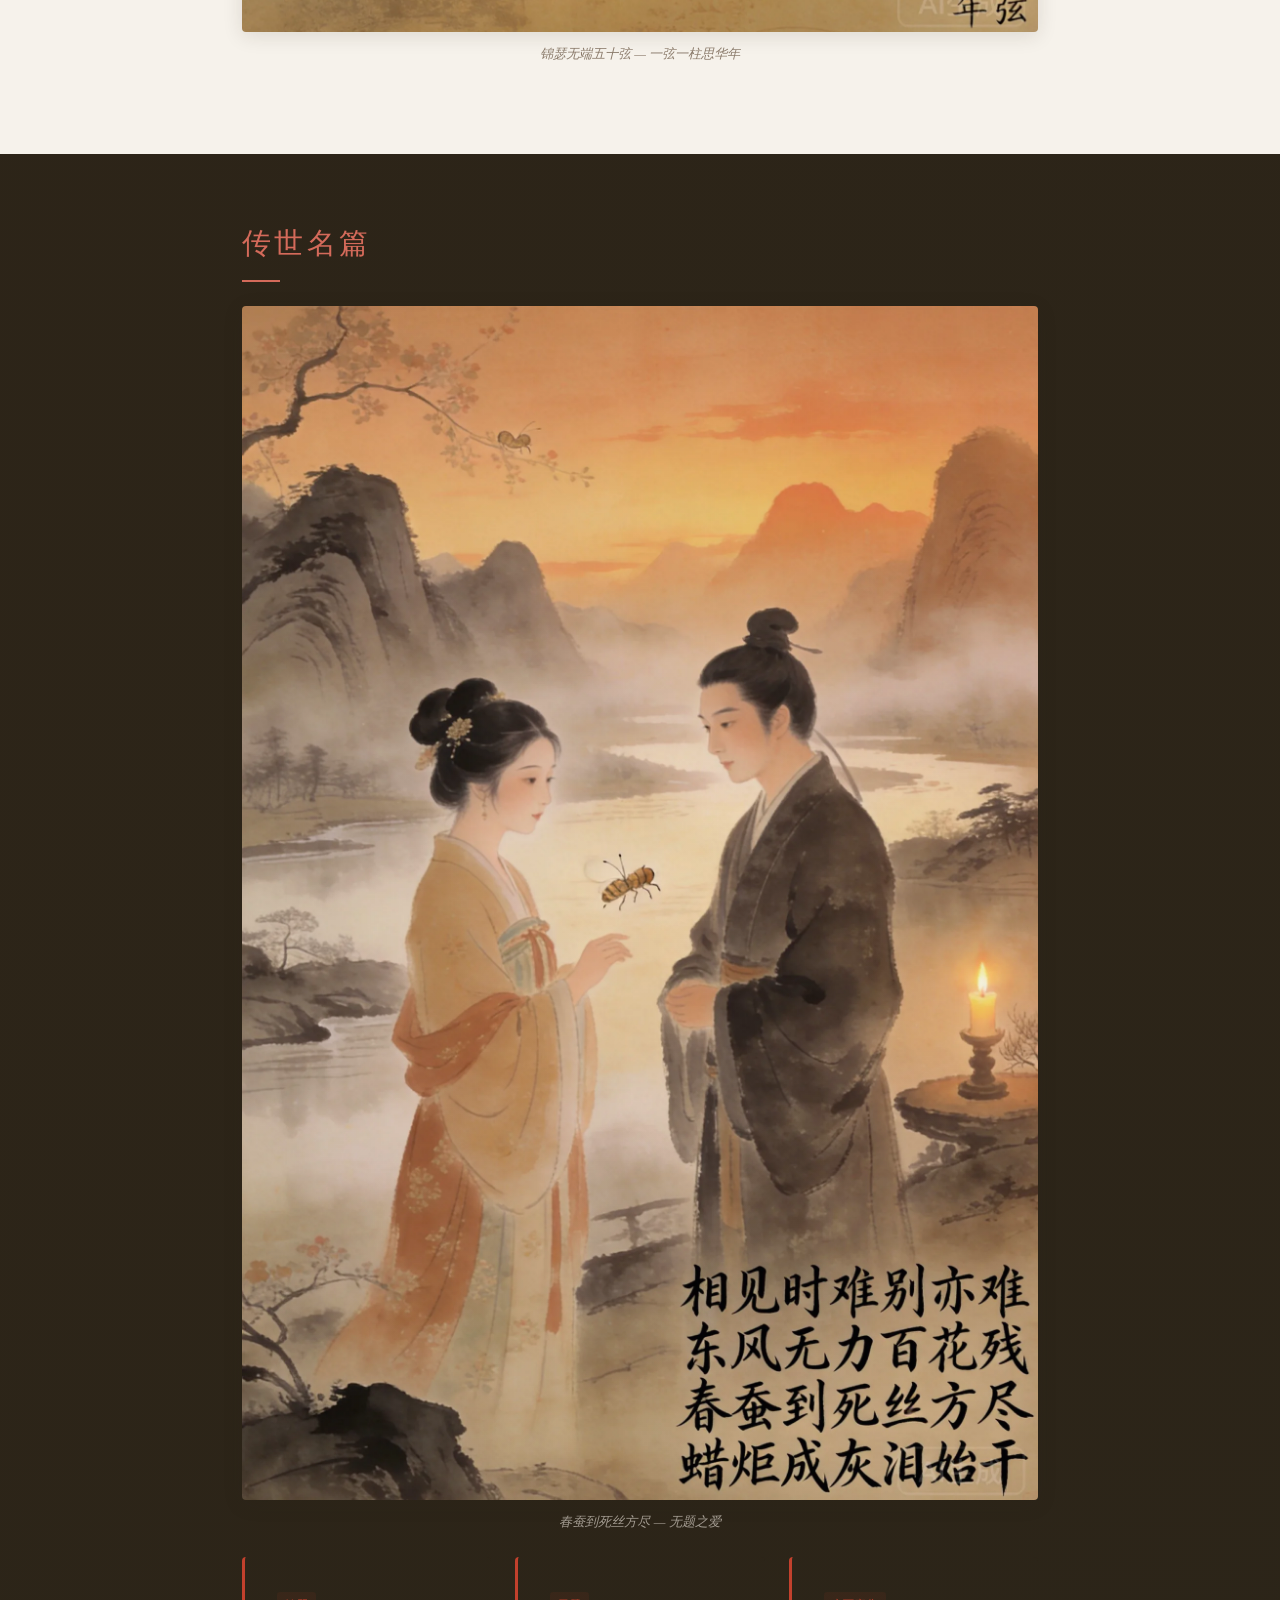
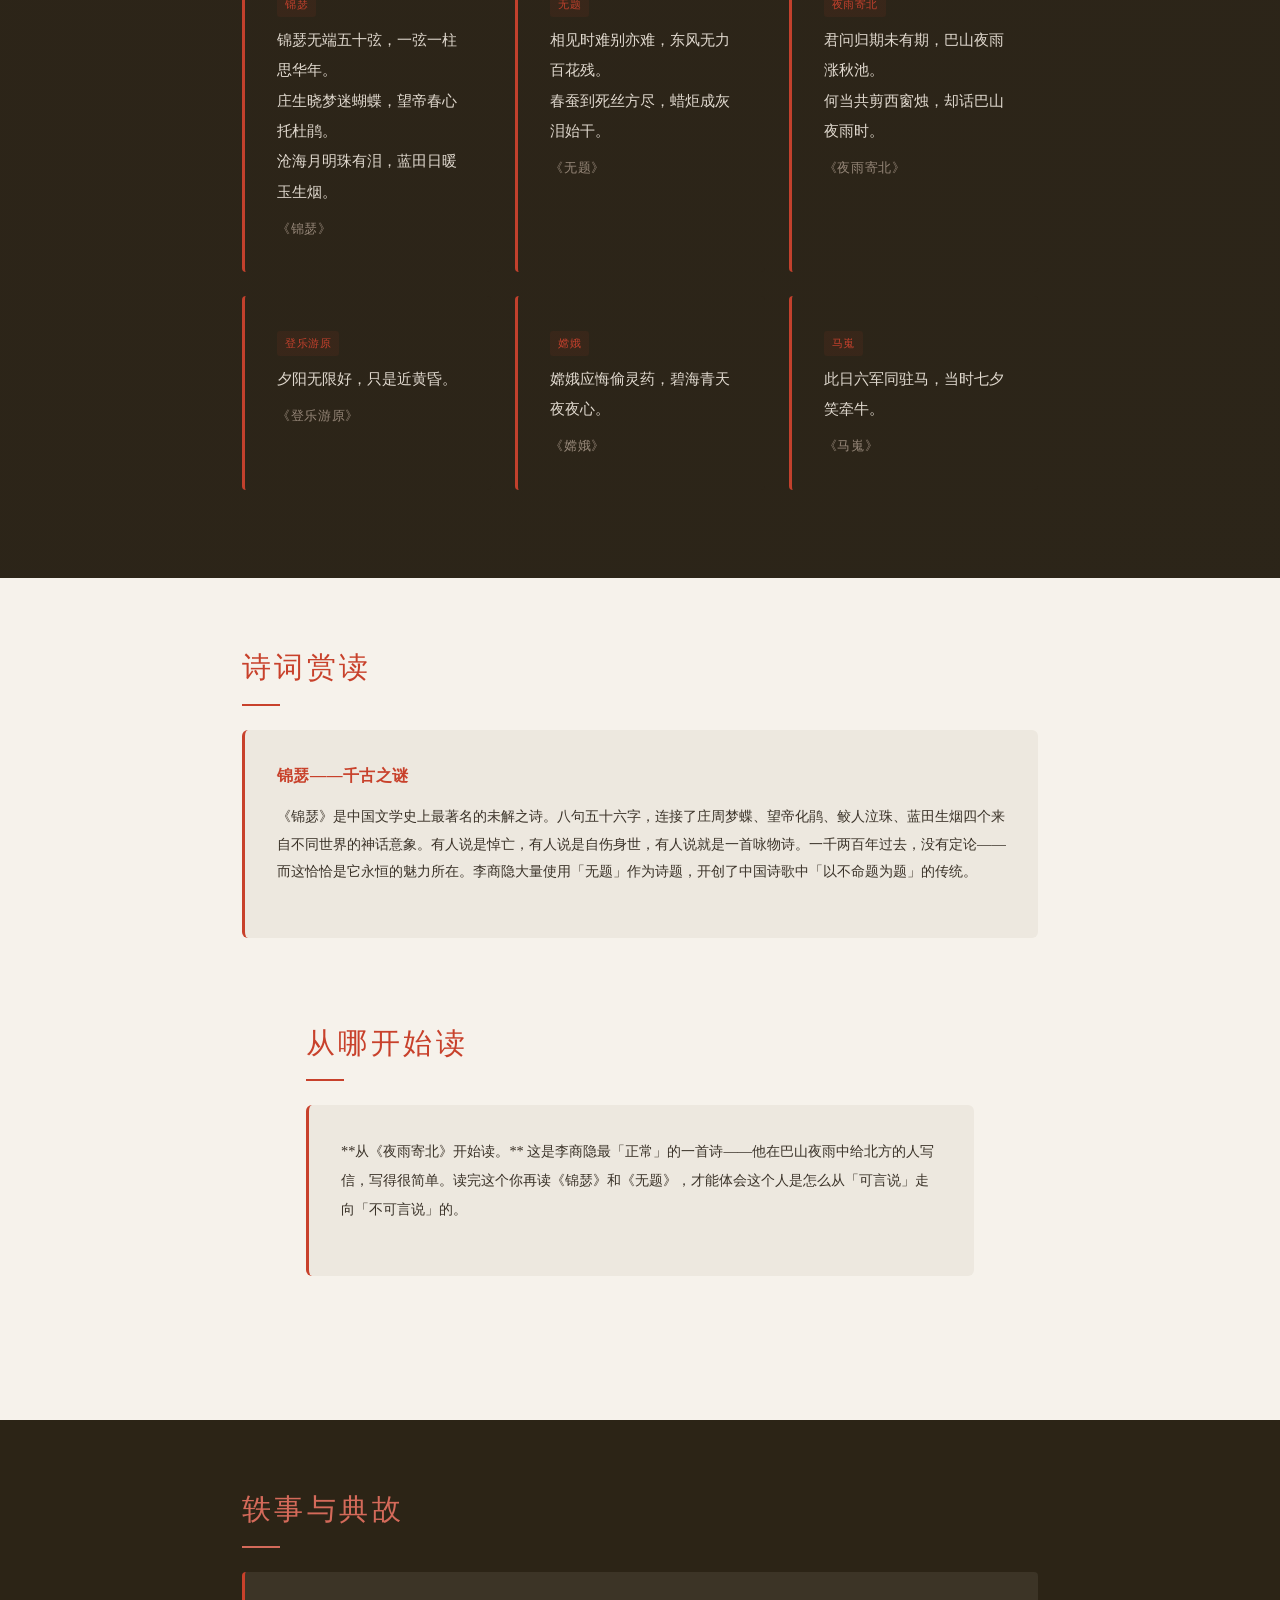
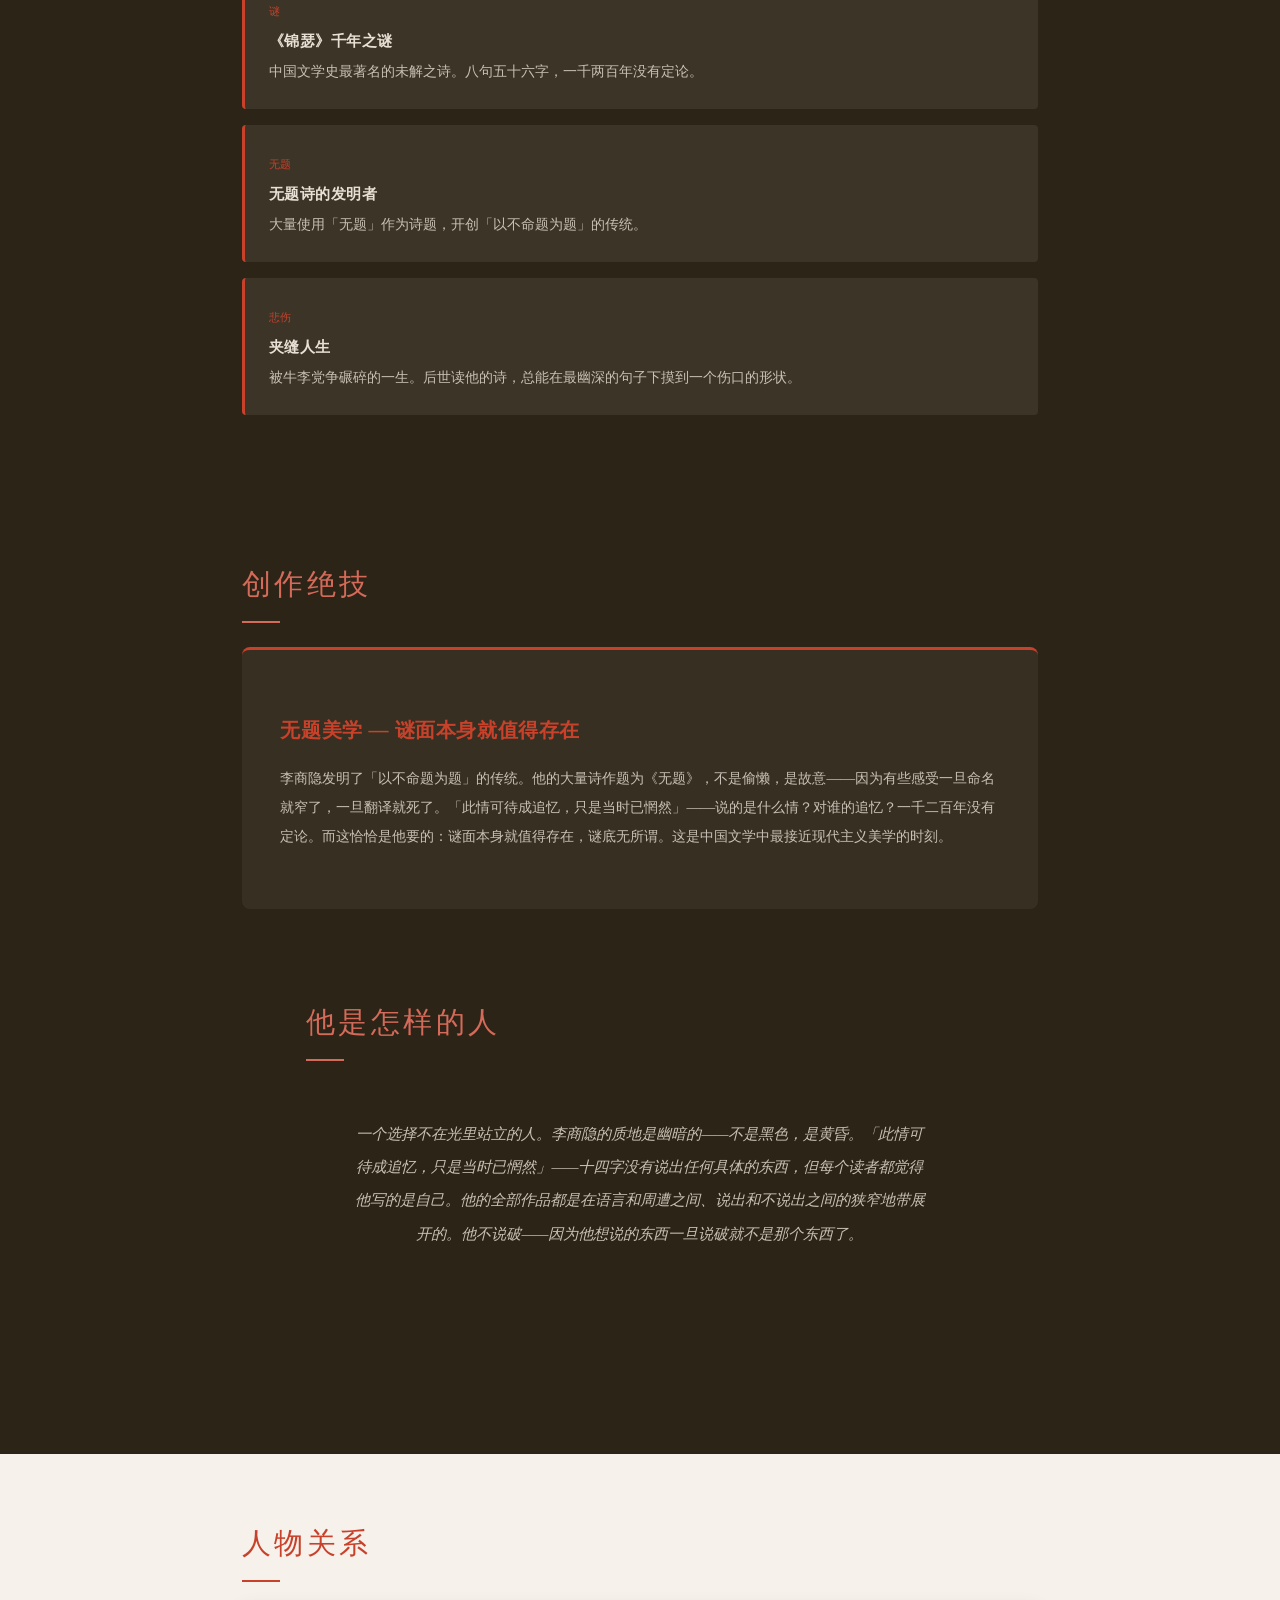
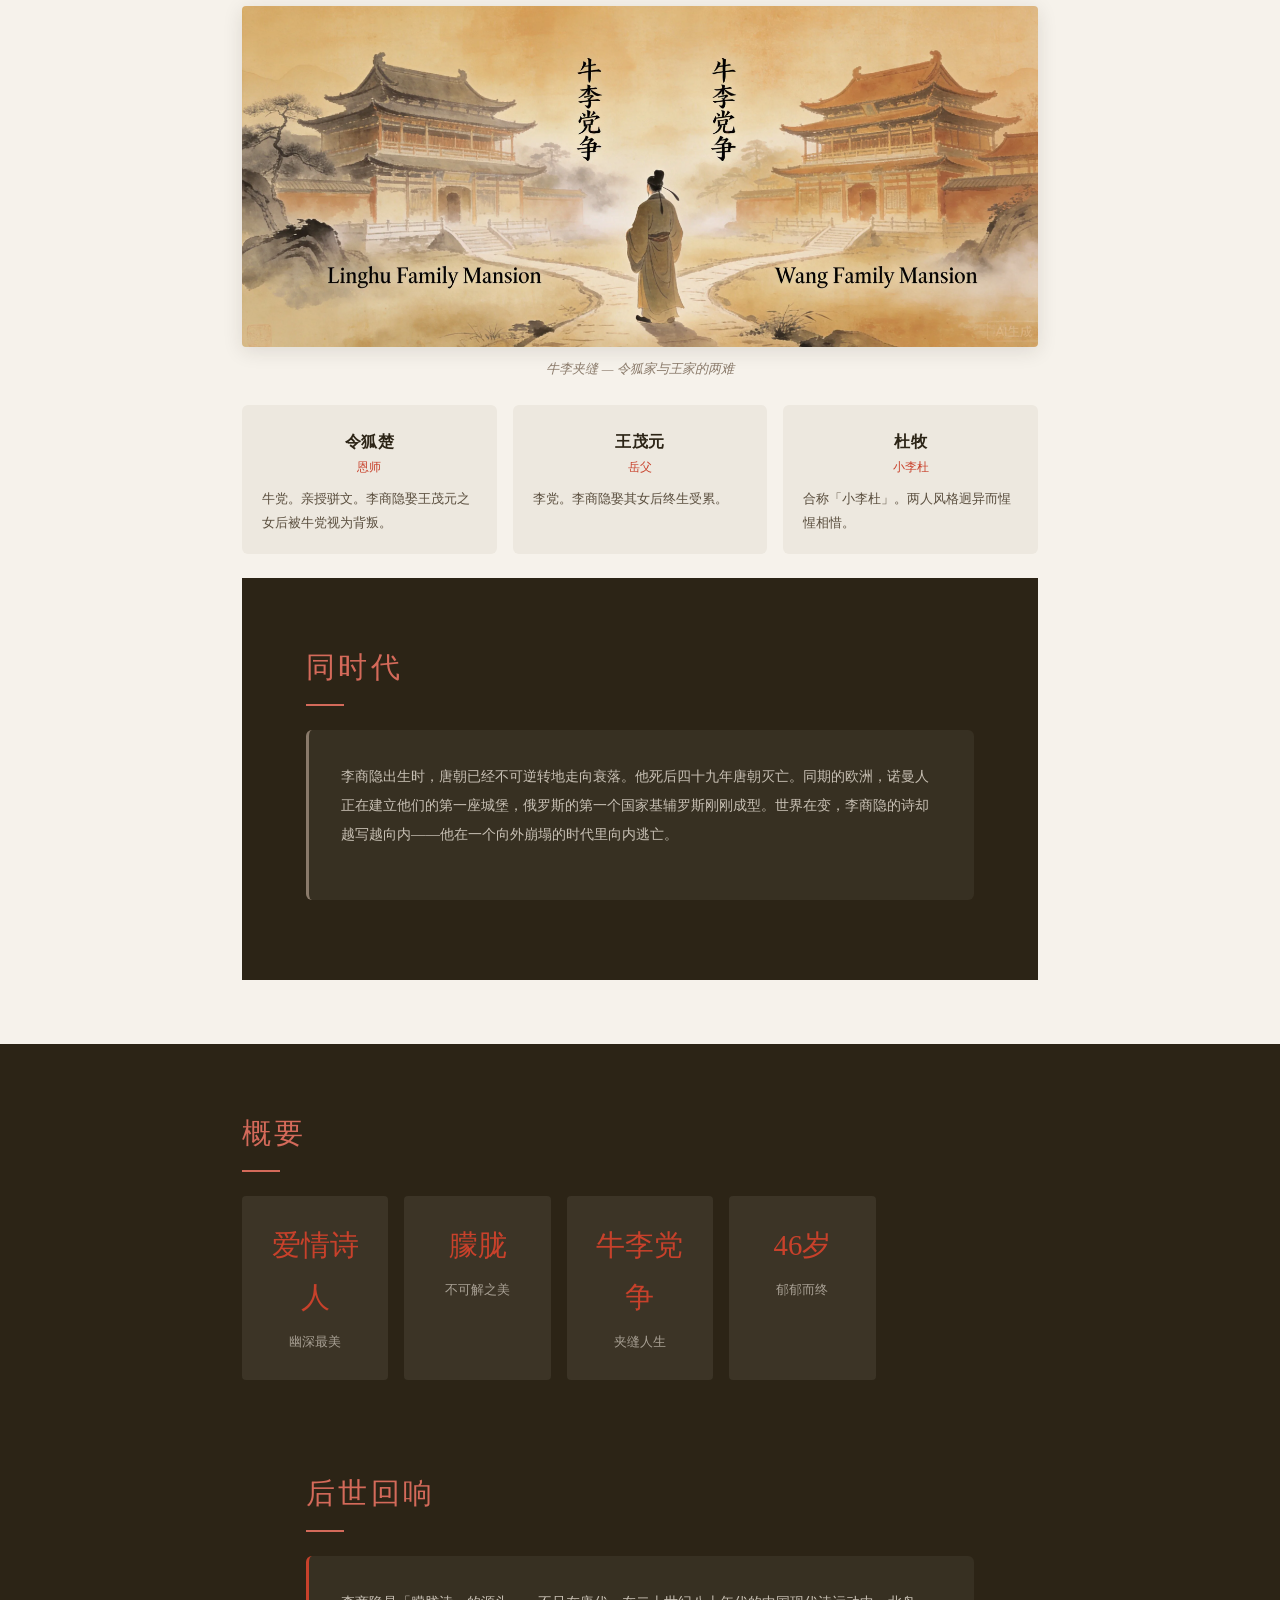
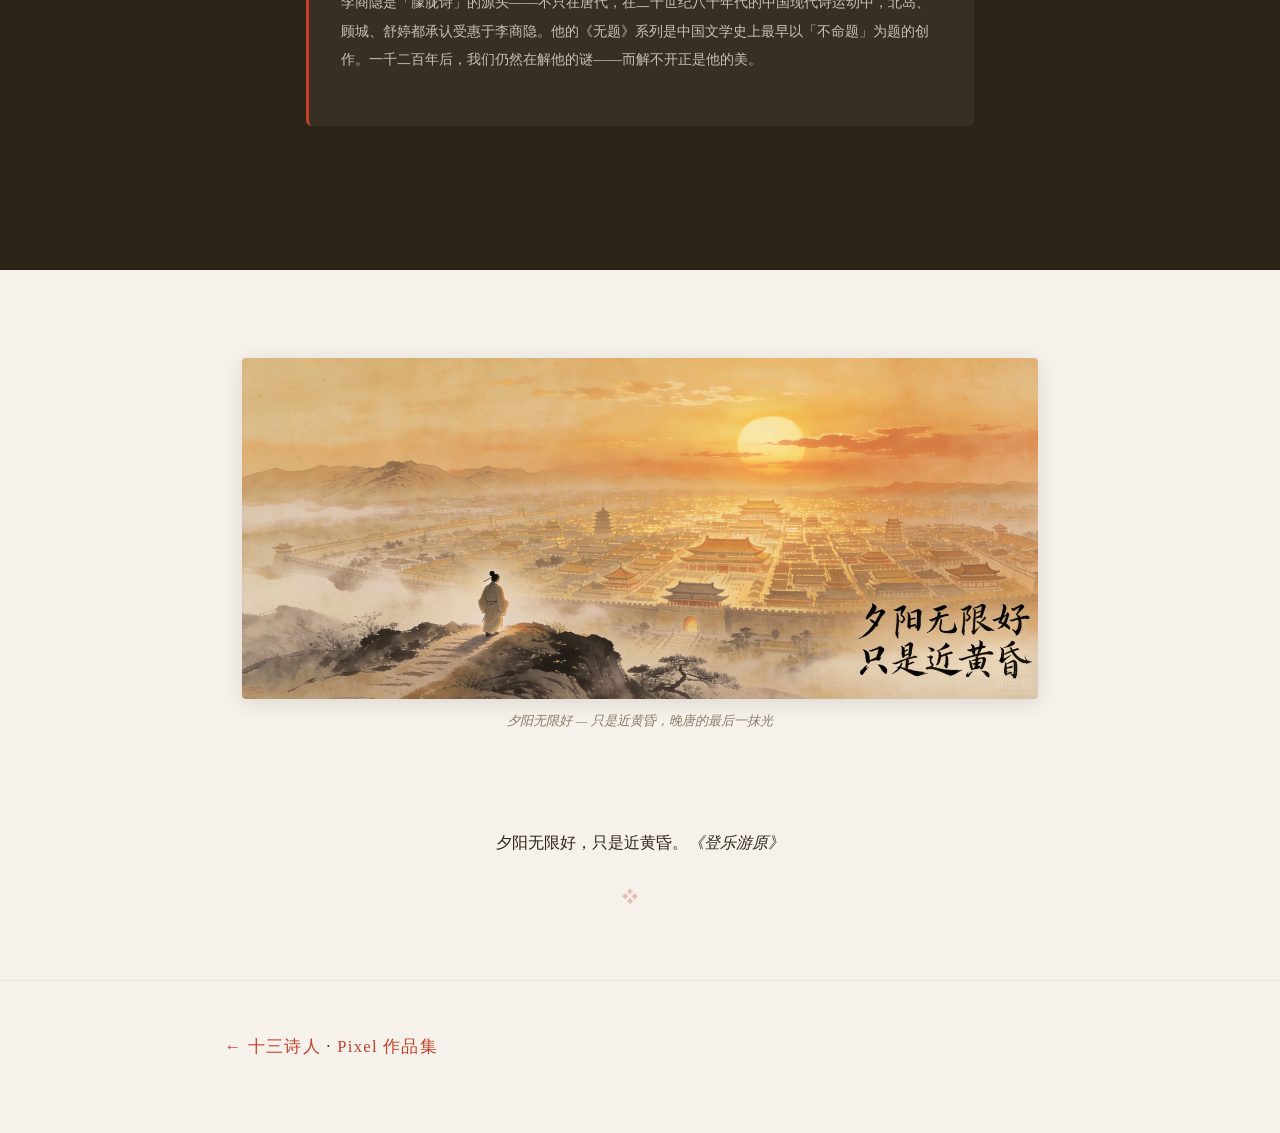
<file: lishangyin.html>
<!DOCTYPE html>
<html lang="zh-CN">
<head>
<meta charset="UTF-8"><meta name="viewport" content="width=device-width,initial-scale=1.0,maximum-scale=5.0">
<meta name="theme-color" content="#2c2416">
<meta property="og:image" content="https://jasoneip01-pixel.github.io/chinese-poets/img/lishangyin-hero.webp">
<meta property="og:image:width" content="2048">
<meta property="og:image:height" content="2048">
<meta property="og:title" content="李商隐 · 十三诗人">
<title>李商隐 · 十三诗人</title>
<link rel="preload" href="img/lishangyin-hero.webp" as="image">
<link rel="stylesheet" href="shared.css">
</head>
<body>
<nav><div class="inner"><a href="./">← 名录</a><a href="#life">生平</a><a href="#poems">名篇</a><a href="#appreciation">赏读</a><a href="#craft">绝技</a><a href="#start">导读</a><a href="#legacy">回响</a><a href="#stats">概要</a></div></nav>
<div class="hero"><img src="img/lishangyin-hero.webp" alt="lishangyin" style="position:absolute;inset:0;width:100%;height:100%;object-fit:cover;filter:brightness(.55) saturate(.85)"><div class="hero-overlay"></div><div class="hero-content"><div class="dynasty">晚唐</div><h1>李商隐</h1><div class="lifespan">813 – 858</div><div class="poem">此情可待成追忆<br>只是当时已惘然</div></div></div>
<div class="section" id="life"><div class="section-inner"><h2>生平</h2><div class="timeline"><div class="timeline-item"><div class="timeline-year">813</div><div class="timeline-dot"></div><div class="timeline-text"><h3>生于荥阳</h3><p>字义山，号玉谿生。早年丧父，家贫。</p></div></div>
<div class="timeline-item"><div class="timeline-year">829</div><div class="timeline-dot"></div><div class="timeline-text"><h3>受知令狐楚</h3><p>令狐楚亲授骈文。令狐属牛党。</p></div></div>
<div class="timeline-item"><div class="timeline-year">837</div><div class="timeline-dot"></div><div class="timeline-text"><h3>进士及第</h3><p>同年娶王茂元之女。王属李党。</p></div></div>
<div class="timeline-item"><div class="timeline-year">839</div><div class="timeline-dot"></div><div class="timeline-text"><h3>卷入牛李党争</h3><p>夹在两党之间，终生仕途不遂。</p></div></div>
<div class="timeline-item"><div class="timeline-year">846</div><div class="timeline-dot"></div><div class="timeline-text"><h3>漂泊幕府</h3><p>李党失势后，在各幕府漂泊。</p></div></div>
<div class="timeline-item"><div class="timeline-year">851</div><div class="timeline-dot"></div><div class="timeline-text"><h3>妻子去世</h3><p>写大量悼亡诗，至痛至深。</p></div></div>
<div class="timeline-item"><div class="timeline-year">858</div><div class="timeline-dot"></div><div class="timeline-text"><h3>病逝郑州</h3><p>郁郁而终，年仅四十六岁。</p></div></div>
<div class="section-image"><img src="img/lishangyin-scene.webp" alt="生平场景" loading="lazy" class=""><div class="image-caption">锦瑟无端五十弦 — 一弦一柱思华年</div></div>
</div></div></div>
<div class="section section-dark" id="poems"><div class="section-header-grad" style="background:linear-gradient(135deg,#3a2a4a80,#2a3a5a80)"></div><div class="section-inner"><h2>传世名篇</h2><div class="section-image"><img src="img/lishangyin-poem.webp" alt="名篇意境" loading="lazy" class=""><div class="image-caption">春蚕到死丝方尽 — 无题之爱</div></div>
<div class="poetry-grid"><div class="poem-card"><span class="badge">锦瑟</span><div class="verses">锦瑟无端五十弦，一弦一柱思华年。<br>庄生晓梦迷蝴蝶，望帝春心托杜鹃。<br>沧海月明珠有泪，蓝田日暖玉生烟。</div><div class="source">《锦瑟》</div></div>
<div class="poem-card"><span class="badge">无题</span><div class="verses">相见时难别亦难，东风无力百花残。<br>春蚕到死丝方尽，蜡炬成灰泪始干。</div><div class="source">《无题》</div></div>
<div class="poem-card"><span class="badge">夜雨寄北</span><div class="verses">君问归期未有期，巴山夜雨涨秋池。<br>何当共剪西窗烛，却话巴山夜雨时。</div><div class="source">《夜雨寄北》</div></div>
<div class="poem-card"><span class="badge">登乐游原</span><div class="verses">夕阳无限好，只是近黄昏。</div><div class="source">《登乐游原》</div></div>
<div class="poem-card"><span class="badge">嫦娥</span><div class="verses">嫦娥应悔偷灵药，碧海青天夜夜心。</div><div class="source">《嫦娥》</div></div>
<div class="poem-card"><span class="badge">马嵬</span><div class="verses">此日六军同驻马，当时七夕笑牵牛。</div><div class="source">《马嵬》</div></div>
</div></div></div>
<div class="section" id="appreciation"><div class="section-inner"><h2>诗词赏读</h2><div class="appreciation-card"><h3>锦瑟——千古之谜</h3><p>《锦瑟》是中国文学史上最著名的未解之诗。八句五十六字，连接了庄周梦蝶、望帝化鹃、鲛人泣珠、蓝田生烟四个来自不同世界的神话意象。有人说是悼亡，有人说是自伤身世，有人说就是一首咏物诗。一千两百年过去，没有定论——而这恰恰是它永恒的魅力所在。李商隐大量使用「无题」作为诗题，开创了中国诗歌中「以不命题为题」的传统。</p></div><div class="section" id="start"><div class="section-inner"><h2>从哪开始读</h2><div class="reading-card"><p>**从《夜雨寄北》开始读。** 这是李商隐最「正常」的一首诗——他在巴山夜雨中给北方的人写信，写得很简单。读完这个你再读《锦瑟》和《无题》，才能体会这个人是怎么从「可言说」走向「不可言说」的。</p></div></div></div>
</div></div>
<div class="section section-dark" id="stories"><div class="section-inner"><h2>轶事与典故</h2><div class="anecdote-card"><span class="tag">谜</span><h3>《锦瑟》千年之谜</h3><p>中国文学史最著名的未解之诗。八句五十六字，一千两百年没有定论。</p></div>
<div class="anecdote-card"><span class="tag">无题</span><h3>无题诗的发明者</h3><p>大量使用「无题」作为诗题，开创「以不命题为题」的传统。</p></div>
<div class="anecdote-card"><span class="tag">悲伤</span><h3>夹缝人生</h3><p>被牛李党争碾碎的一生。后世读他的诗，总能在最幽深的句子下摸到一个伤口的形状。</p></div>
</div></div>
<div class="section section-dark" id="craft"><div class="section-inner"><h2>创作绝技</h2><div class="craft-card"><h3>无题美学 — 谜面本身就值得存在</h3><p>李商隐发明了「以不命题为题」的传统。他的大量诗作题为《无题》，不是偷懒，是故意——因为有些感受一旦命名就窄了，一旦翻译就死了。「此情可待成追忆，只是当时已惘然」——说的是什么情？对谁的追忆？一千二百年没有定论。而这恰恰是他要的：谜面本身就值得存在，谜底无所谓。这是中国文学中最接近现代主义美学的时刻。</p></div><div class="section" id="who"><div class="section-inner"><h2>他是怎样的人</h2><div class="who-card"><p>一个选择不在光里站立的人。李商隐的质地是幽暗的——不是黑色，是黄昏。「此情可待成追忆，只是当时已惘然」——十四字没有说出任何具体的东西，但每个读者都觉得他写的是自己。他的全部作品都是在语言和周遭之间、说出和不说出之间的狭窄地带展开的。他不说破——因为他想说的东西一旦说破就不是那个东西了。</p></div></div></div>
</div></div>
<div class="section" id="people"><div class="section-inner"><h2>人物关系</h2><div class="section-image"><img src="img/lishangyin-figures.webp" alt="人物群像" loading="lazy" class=""><div class="image-caption">牛李夹缝 — 令狐家与王家的两难</div></div>
<div class="people-grid"><div class="profile-card"><h3>令狐楚</h3><div class="sub">恩师</div><p>牛党。亲授骈文。李商隐娶王茂元之女后被牛党视为背叛。</p></div>
<div class="profile-card"><h3>王茂元</h3><div class="sub">岳父</div><p>李党。李商隐娶其女后终生受累。</p></div>
<div class="profile-card"><h3>杜牧</h3><div class="sub">小李杜</div><p>合称「小李杜」。两人风格迥异而惺惺相惜。</p></div>
</div><div class="section section-dark" id="era"><div class="section-inner"><h2>同时代</h2><div class="era-card"><p>李商隐出生时，唐朝已经不可逆转地走向衰落。他死后四十九年唐朝灭亡。同期的欧洲，诺曼人正在建立他们的第一座城堡，俄罗斯的第一个国家基辅罗斯刚刚成型。世界在变，李商隐的诗却越写越向内——他在一个向外崩塌的时代里向内逃亡。</p></div></div></div>
</div></div>
<div class="section section-dark" id="stats"><div class="section-inner"><h2>概要</h2><div class="attributes"><div class="attribute"><span class="num">爱情诗人</span><span class="label">幽深最美</span></div>
<div class="attribute"><span class="num">朦胧</span><span class="label">不可解之美</span></div>
<div class="attribute"><span class="num">牛李党争</span><span class="label">夹缝人生</span></div>
<div class="attribute"><span class="num">46岁</span><span class="label">郁郁而终</span></div>
</div><div class="section" id="legacy"><div class="section-inner"><h2>后世回响</h2><div class="legacy-card"><p>李商隐是「朦胧诗」的源头——不只在唐代，在二十世纪八十年代的中国现代诗运动中，北岛、顾城、舒婷都承认受惠于李商隐。他的《无题》系列是中国文学史上最早以「不命题」为题的创作。一千二百年后，我们仍然在解他的谜——而解不开正是他的美。</p></div></div></div>
</div></div>
<div class="section quote-section"><div class="section-inner"><div class="section-image"><img src="img/lishangyin-closing.webp" alt="收尾" loading="lazy" class=""><div class="image-caption">夕阳无限好 — 只是近黄昏，晚唐的最后一抹光</div><div class="big-quote"></div>
夕阳无限好，只是近黄昏。<cite>《登乐游原》</cite></div><div class="ornament">❖</div></div></div>
<footer><p><a href="./">← 十三诗人</a> · <a href="https://jasoneip01-pixel.github.io/">Pixel 作品集</a></p></footer>
<button class="back-top" id="back-top">↑</button>
<script src="shared.js"></script>
</body></html>
</file>
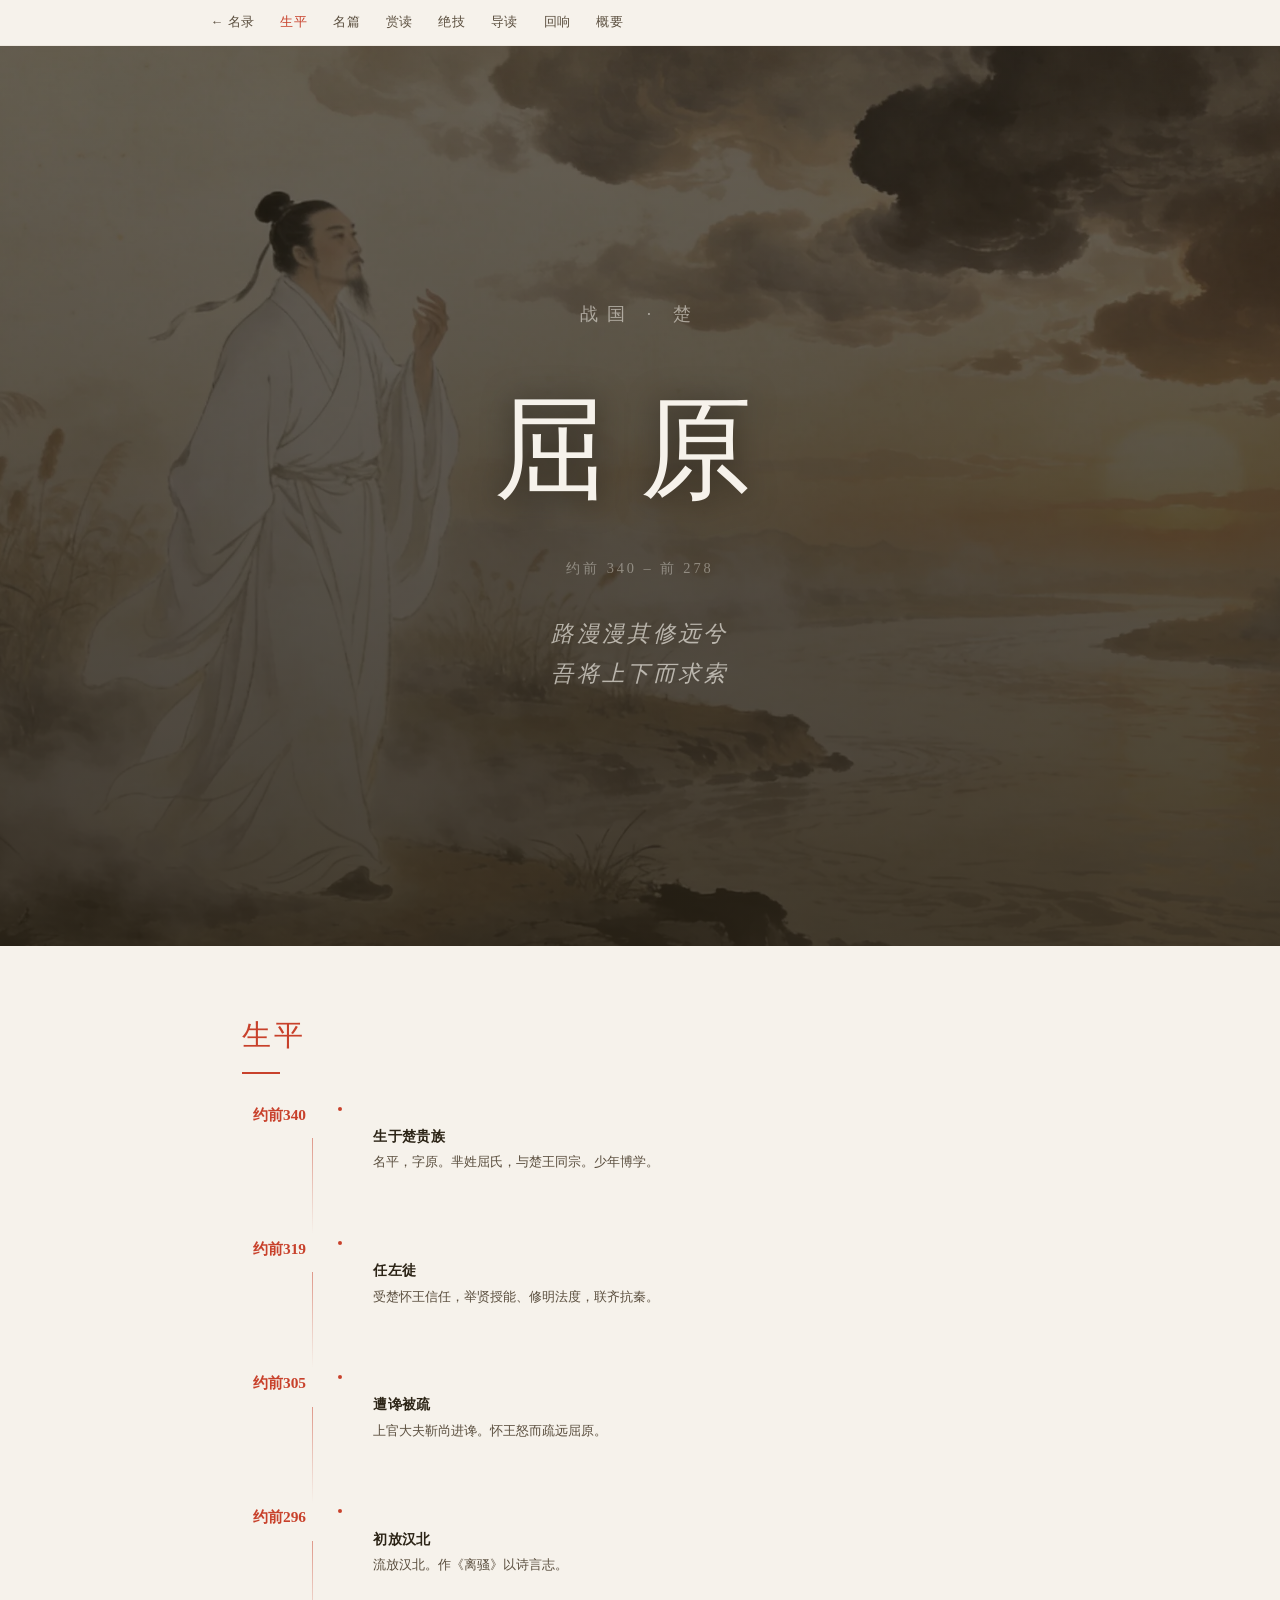
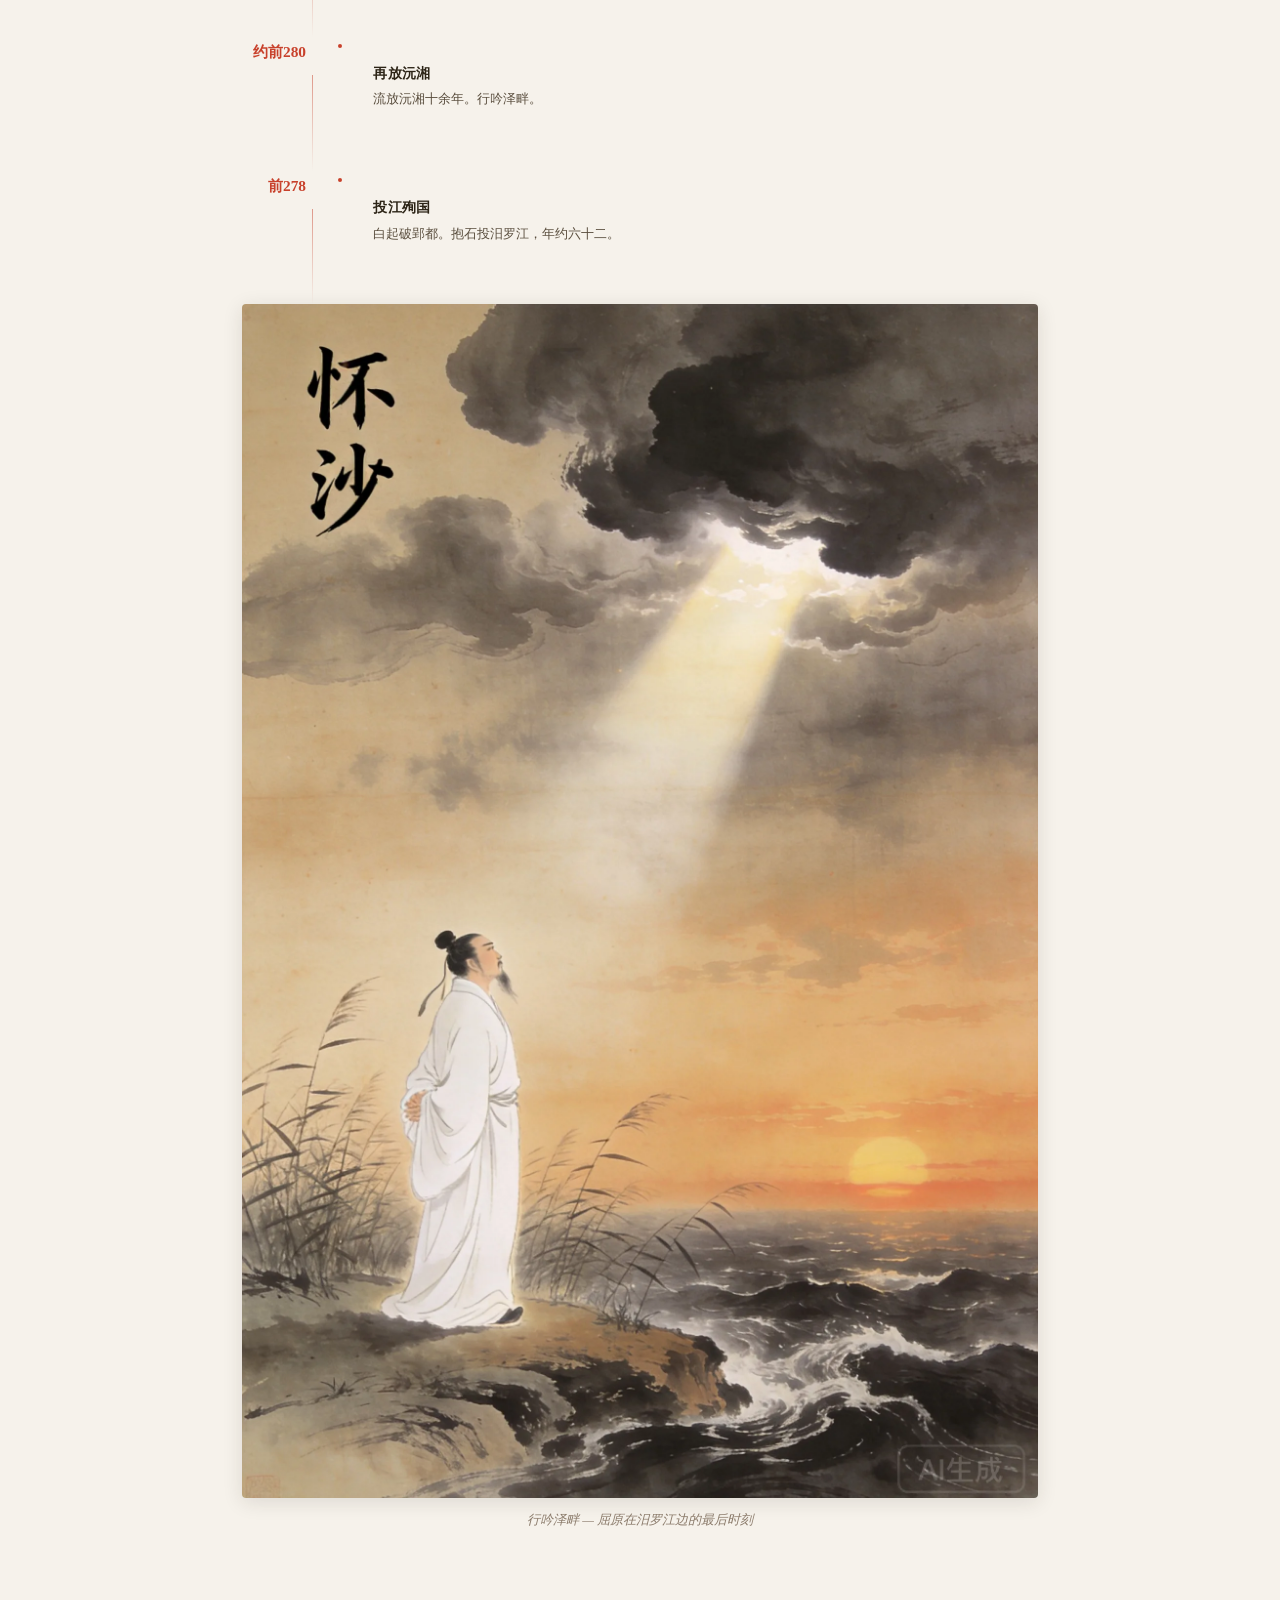
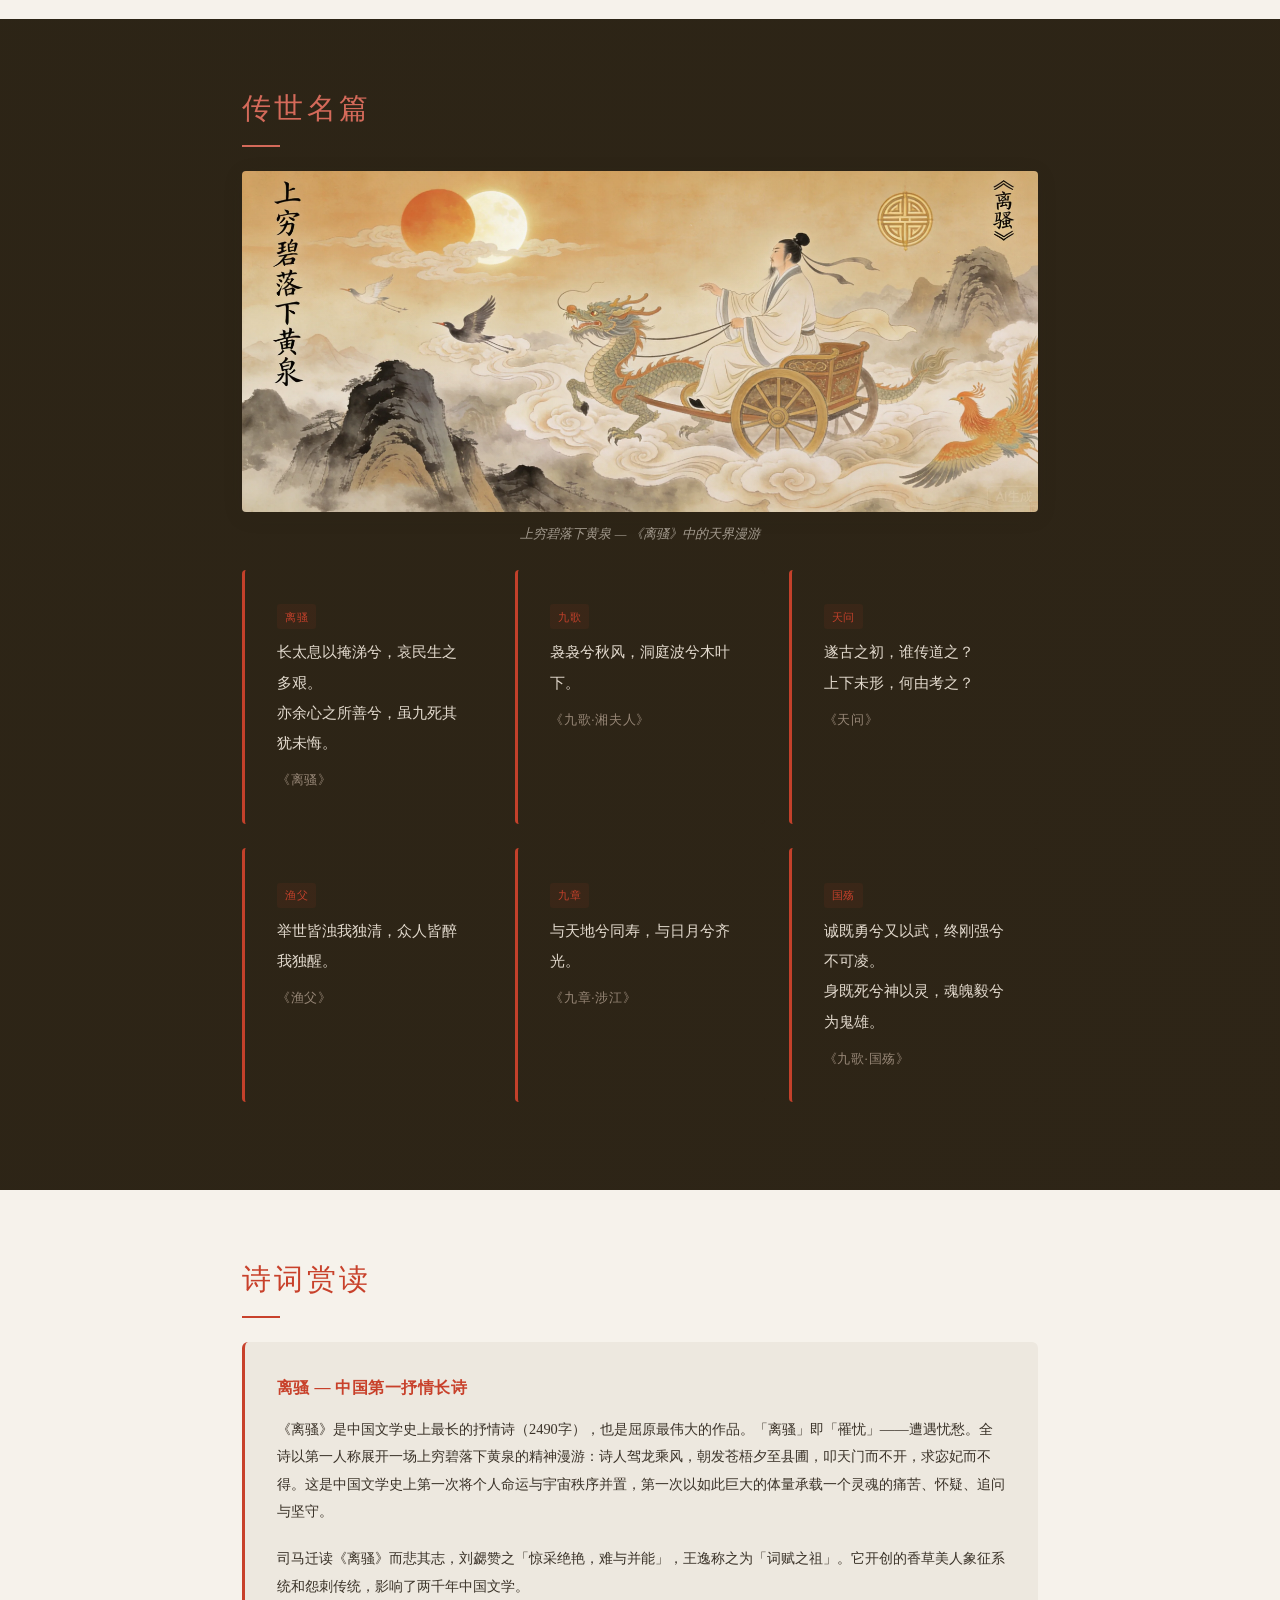
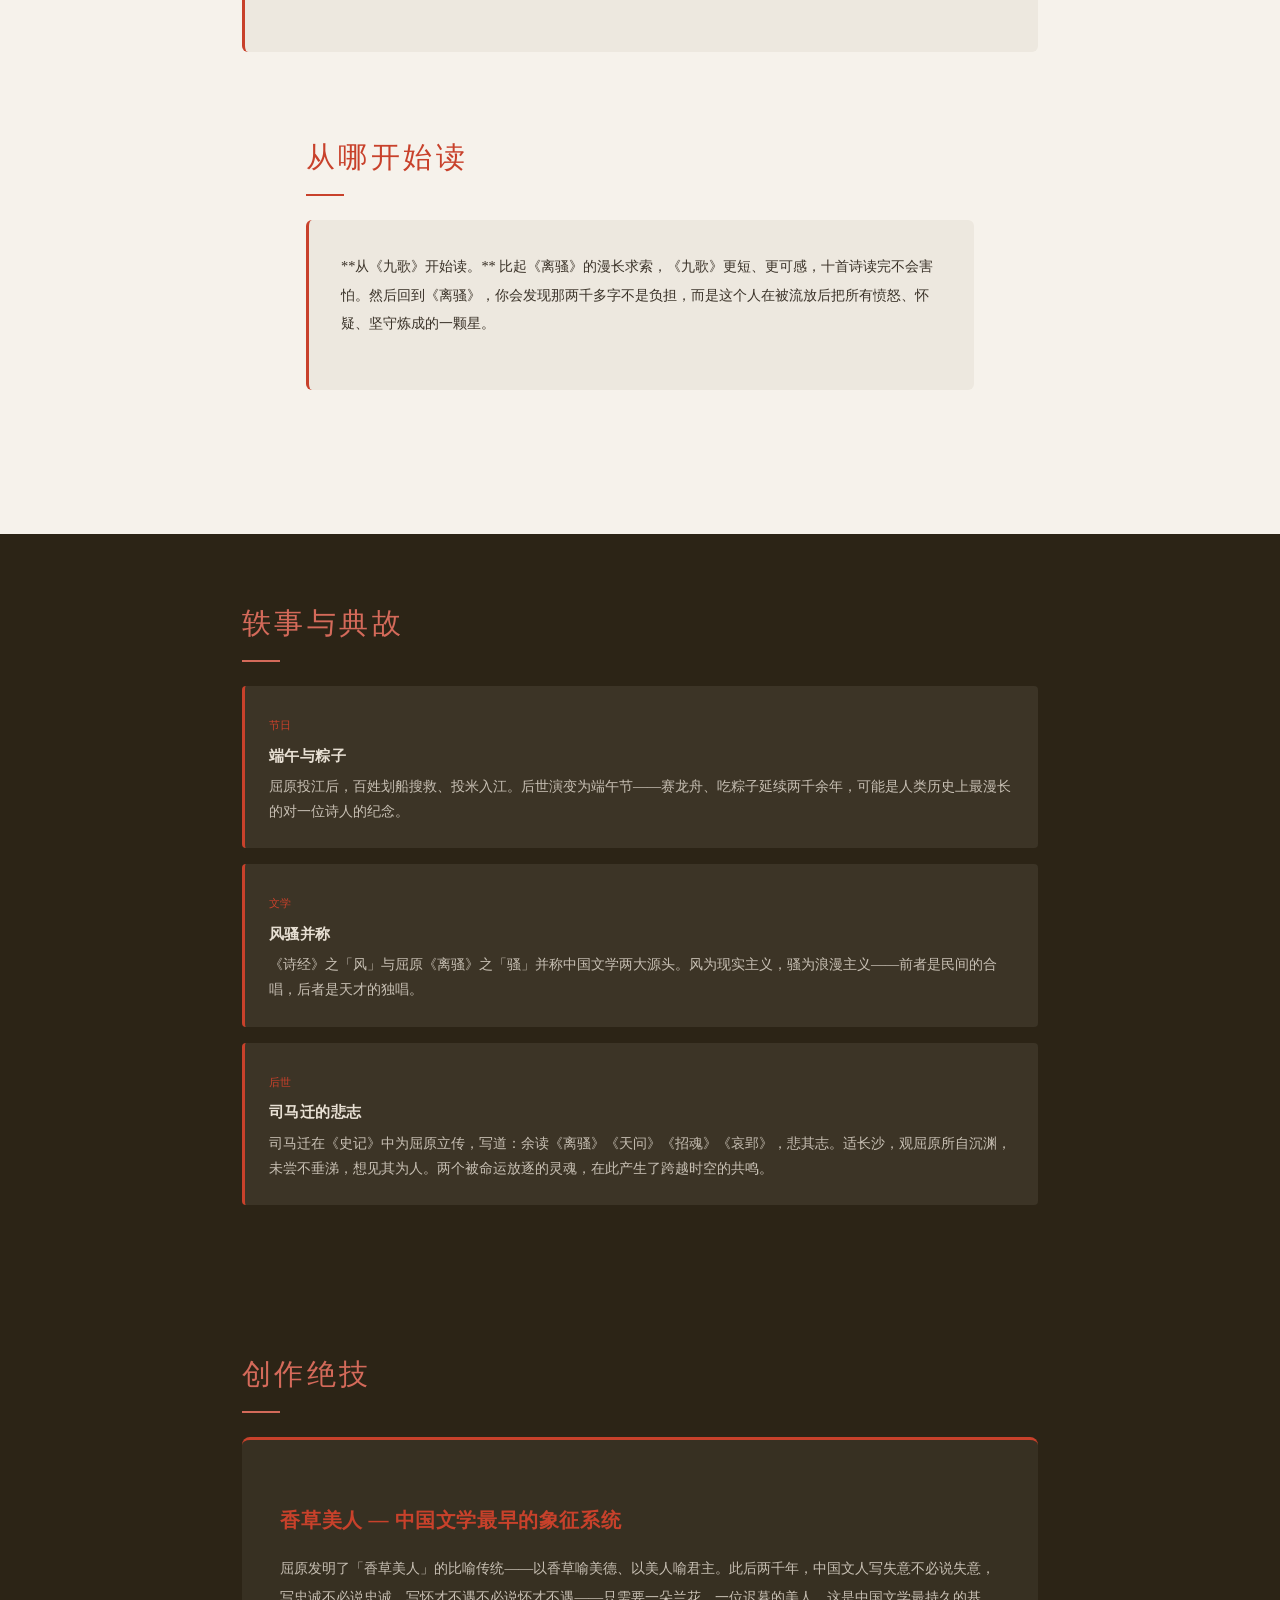
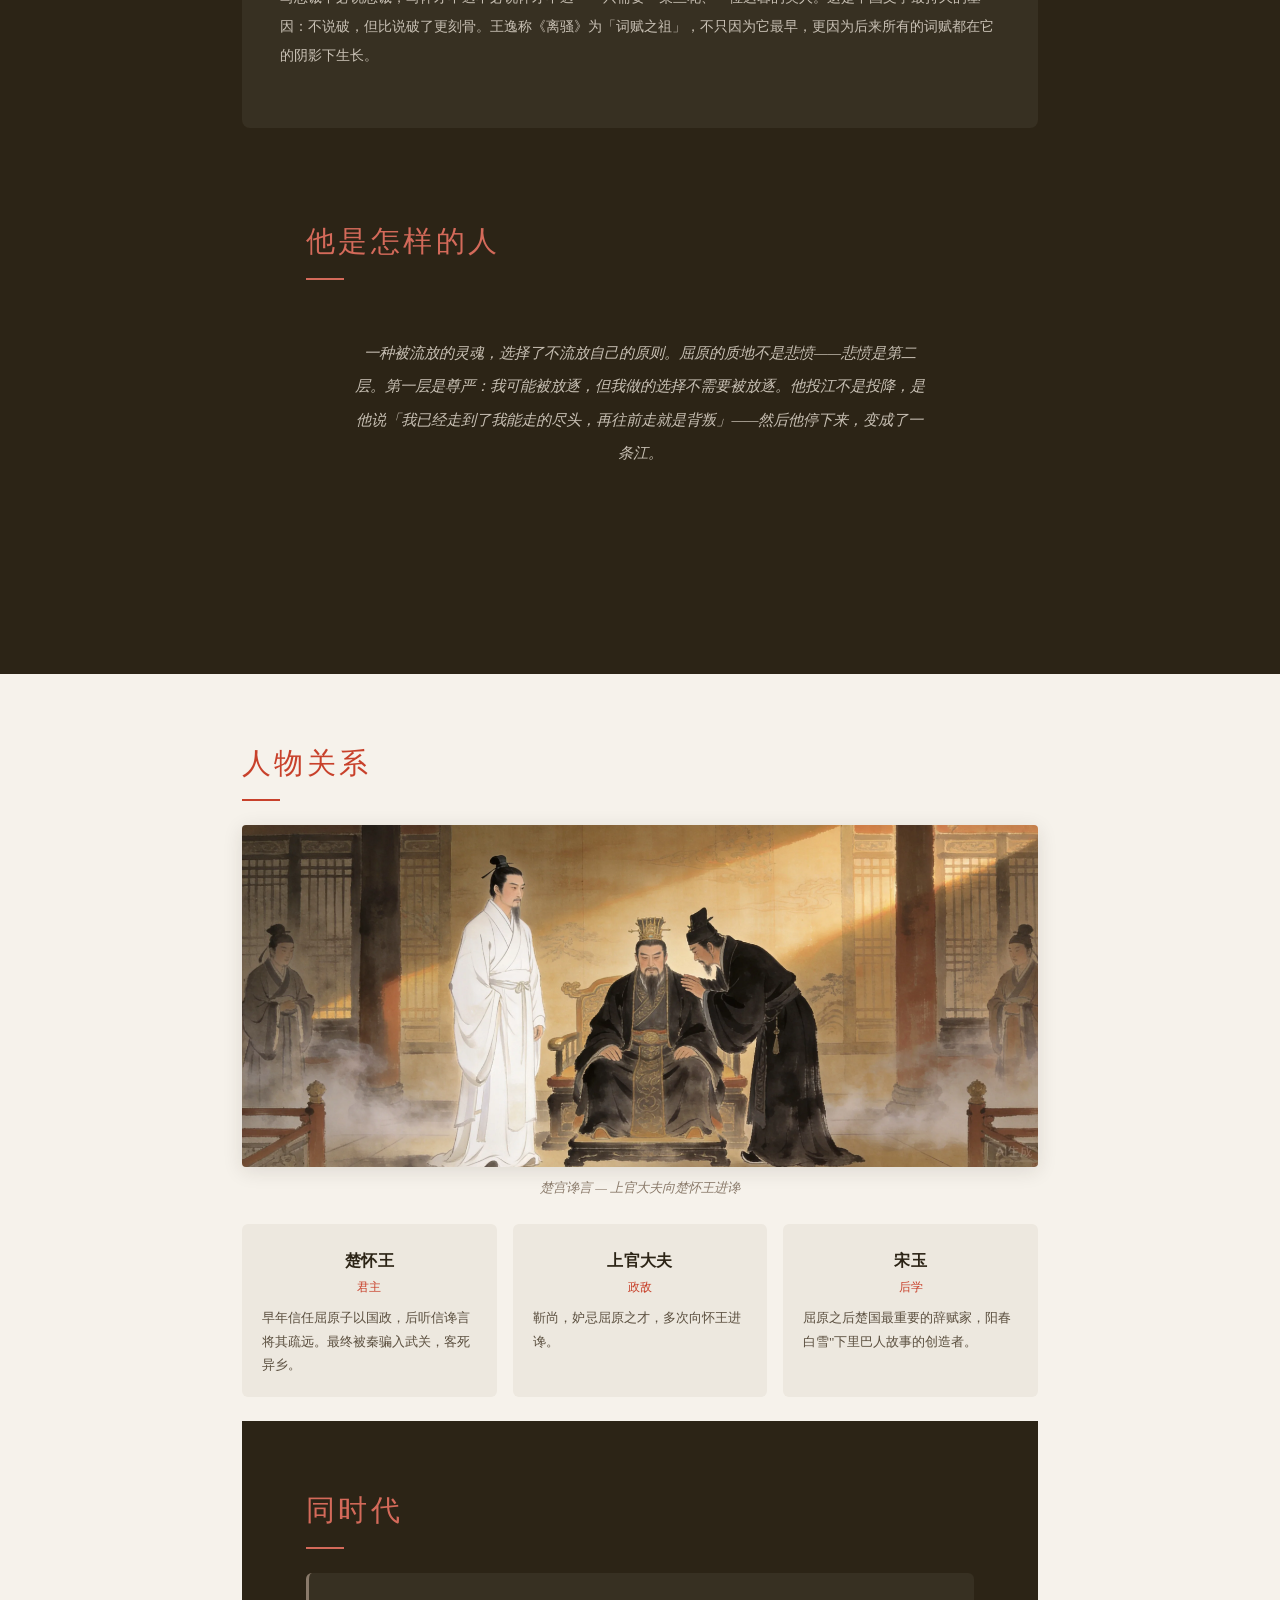
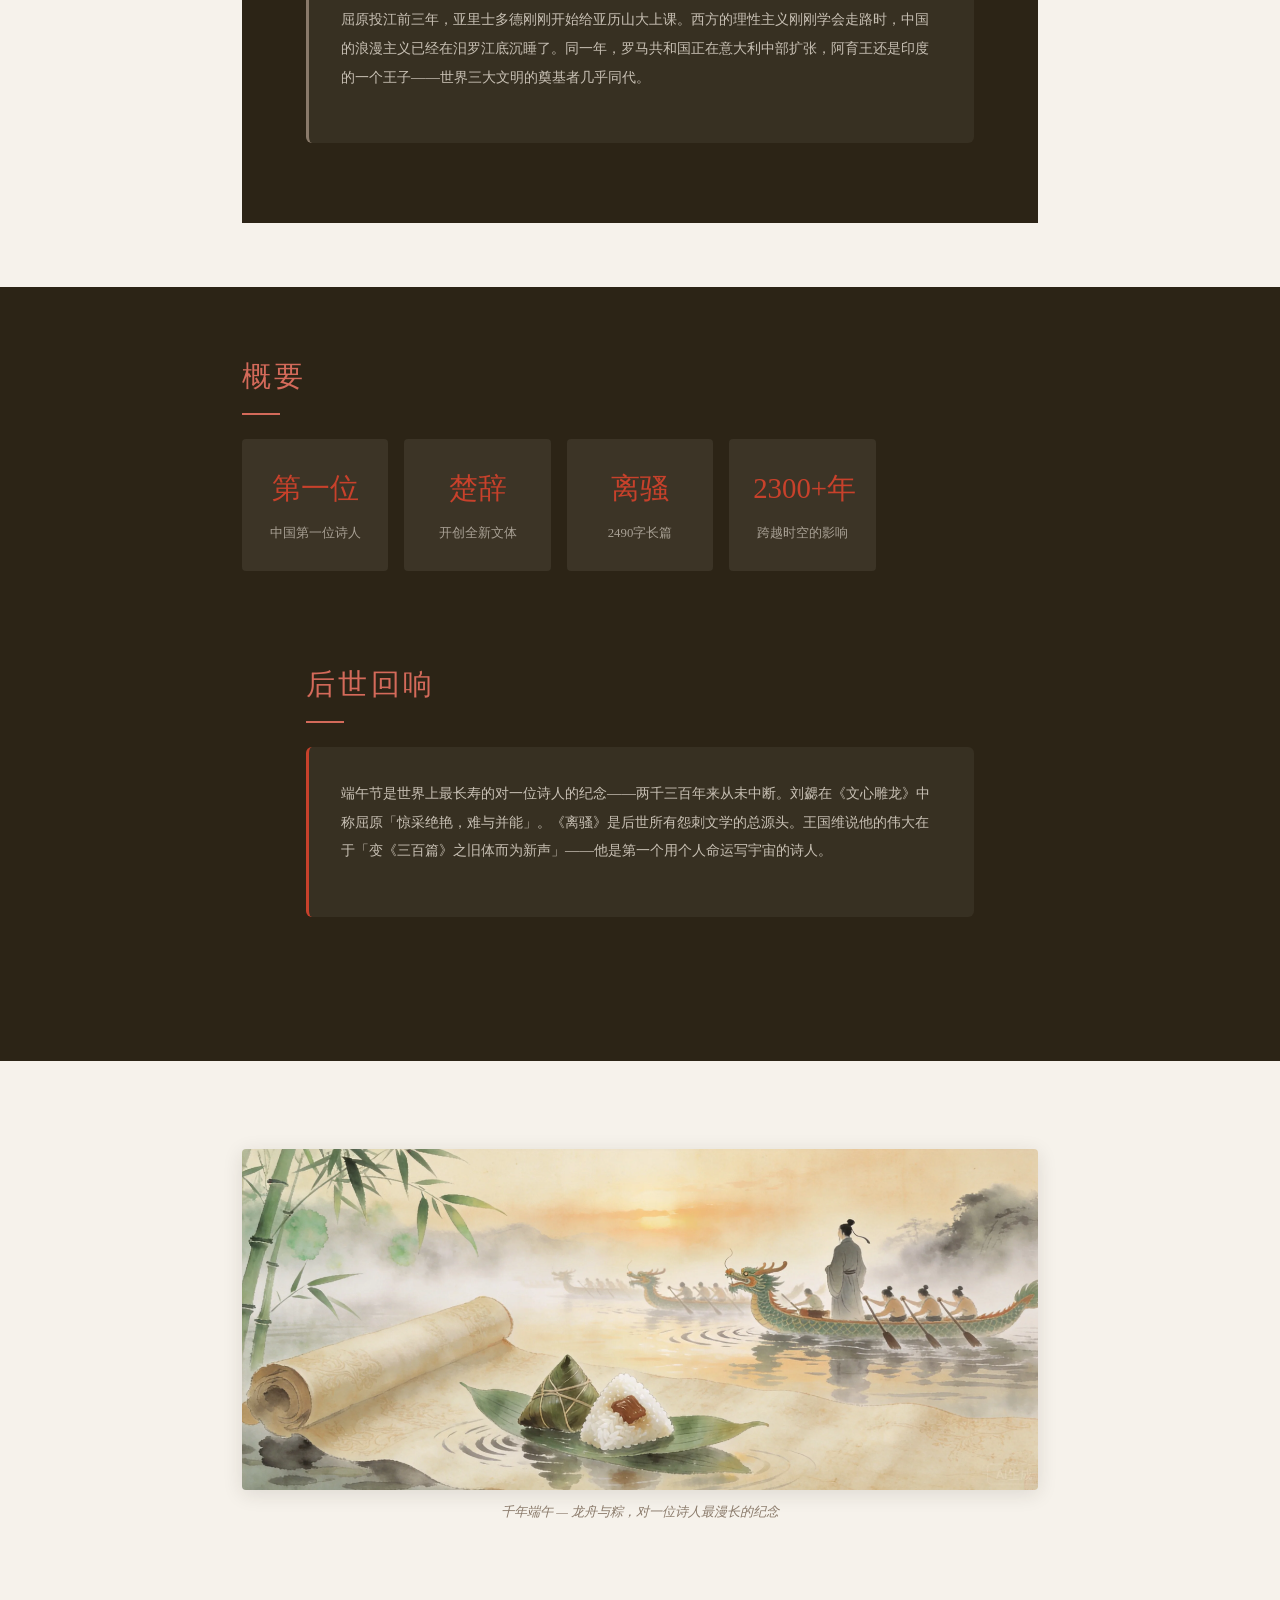
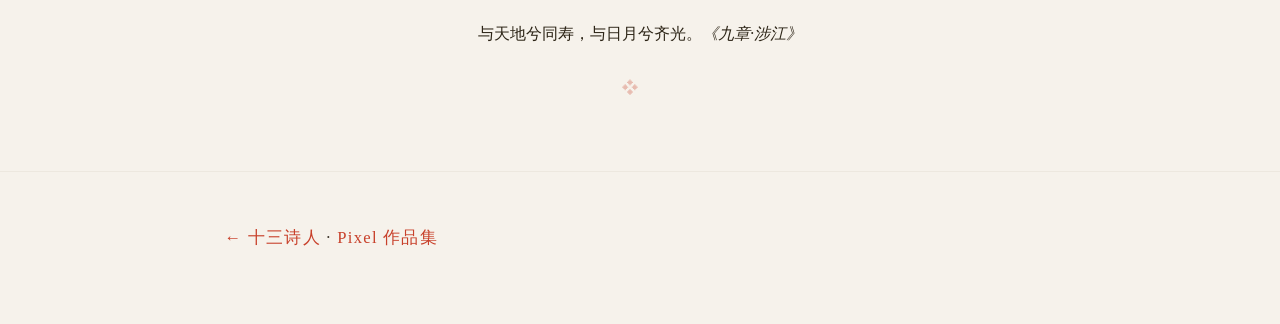
<file: quyuan.html>
<!DOCTYPE html>
<html lang="zh-CN">
<head>
<meta charset="UTF-8"><meta name="viewport" content="width=device-width,initial-scale=1.0,maximum-scale=5.0">
<meta name="theme-color" content="#2c2416">
<meta property="og:image" content="https://jasoneip01-pixel.github.io/chinese-poets/img/quyuan-hero.webp">
<meta property="og:image:width" content="2048">
<meta property="og:image:height" content="2048">
<meta property="og:title" content="屈原 · 十三诗人">
<title>屈原 · 十三诗人</title>
<link rel="preload" href="img/quyuan-hero.webp" as="image">
<link rel="stylesheet" href="shared.css">
</head>
<body>
<nav><div class="inner"><a href="./">← 名录</a><a href="#life">生平</a><a href="#poems">名篇</a><a href="#appreciation">赏读</a><a href="#craft">绝技</a><a href="#start">导读</a><a href="#legacy">回响</a><a href="#stats">概要</a></div></nav>

<div class="hero"><img src="img/quyuan-hero.webp" alt="quyuan" style="position:absolute;inset:0;width:100%;height:100%;object-fit:cover;filter:brightness(.55) saturate(.85)"><div class="hero-overlay"></div><div class="hero-content"><div class="dynasty">战国 · 楚</div><h1>屈原</h1><div class="lifespan">约前 340 – 前 278</div><div class="poem">路漫漫其修远兮<br>吾将上下而求索</div></div></div>

<div class="section" id="life"><div class="section-inner"><h2>生平</h2><div class="timeline"><div class="timeline-item"><div class="timeline-year">约前340</div><div class="timeline-dot"></div><div class="timeline-text"><h3>生于楚贵族</h3><p>名平，字原。芈姓屈氏，与楚王同宗。少年博学。</p></div></div>
<div class="timeline-item"><div class="timeline-year">约前319</div><div class="timeline-dot"></div><div class="timeline-text"><h3>任左徒</h3><p>受楚怀王信任，举贤授能、修明法度，联齐抗秦。</p></div></div>
<div class="timeline-item"><div class="timeline-year">约前305</div><div class="timeline-dot"></div><div class="timeline-text"><h3>遭谗被疏</h3><p>上官大夫靳尚进谗。怀王怒而疏远屈原。</p></div></div>
<div class="timeline-item"><div class="timeline-year">约前296</div><div class="timeline-dot"></div><div class="timeline-text"><h3>初放汉北</h3><p>流放汉北。作《离骚》以诗言志。</p></div></div>
<div class="timeline-item"><div class="timeline-year">约前280</div><div class="timeline-dot"></div><div class="timeline-text"><h3>再放沅湘</h3><p>流放沅湘十余年。行吟泽畔。</p></div></div>
<div class="timeline-item"><div class="timeline-year">前278</div><div class="timeline-dot"></div><div class="timeline-text"><h3>投江殉国</h3><p>白起破郢都。抱石投汨罗江，年约六十二。</p></div></div>
<div class="section-image"><img src="img/quyuan-scene.webp" alt="生平场景" loading="lazy" class=""><div class="image-caption">行吟泽畔 — 屈原在汨罗江边的最后时刻</div></div>
</div></div></div>

<div class="section section-dark" id="poems">
  <div class="section-header-grad" style="background:linear-gradient(135deg,#3a2a1a80,#5a3a2a80)"></div>
  <div class="section-inner"><h2>传世名篇</h2><div class="section-image"><img src="img/quyuan-poem.webp" alt="名篇意境" loading="lazy" class=""><div class="image-caption">上穷碧落下黄泉 — 《离骚》中的天界漫游</div></div>
<div class="poetry-grid"><div class="poem-card"><span class="badge">离骚</span><div class="verses">长太息以掩涕兮，哀民生之多艰。<br>亦余心之所善兮，虽九死其犹未悔。</div><div class="source">《离骚》</div></div>
<div class="poem-card"><span class="badge">九歌</span><div class="verses">袅袅兮秋风，洞庭波兮木叶下。</div><div class="source">《九歌·湘夫人》</div></div>
<div class="poem-card"><span class="badge">天问</span><div class="verses">遂古之初，谁传道之？<br>上下未形，何由考之？</div><div class="source">《天问》</div></div>
<div class="poem-card"><span class="badge">渔父</span><div class="verses">举世皆浊我独清，众人皆醉我独醒。</div><div class="source">《渔父》</div></div>
<div class="poem-card"><span class="badge">九章</span><div class="verses">与天地兮同寿，与日月兮齐光。</div><div class="source">《九章·涉江》</div></div>
<div class="poem-card"><span class="badge">国殇</span><div class="verses">诚既勇兮又以武，终刚强兮不可凌。<br>身既死兮神以灵，魂魄毅兮为鬼雄。</div><div class="source">《九歌·国殇》</div></div>
</div></div>
</div>

<div class="section" id="appreciation"><div class="section-inner"><h2>诗词赏读</h2><div class="appreciation-card"><h3>离骚 — 中国第一抒情长诗</h3><p>《离骚》是中国文学史上最长的抒情诗（2490字），也是屈原最伟大的作品。「离骚」即「罹忧」——遭遇忧愁。全诗以第一人称展开一场上穷碧落下黄泉的精神漫游：诗人驾龙乘风，朝发苍梧夕至县圃，叩天门而不开，求宓妃而不得。这是中国文学史上第一次将个人命运与宇宙秩序并置，第一次以如此巨大的体量承载一个灵魂的痛苦、怀疑、追问与坚守。</p><p>司马迁读《离骚》而悲其志，刘勰赞之「惊采绝艳，难与并能」，王逸称之为「词赋之祖」。它开创的香草美人象征系统和怨刺传统，影响了两千年中国文学。</p></div><div class="section" id="start"><div class="section-inner"><h2>从哪开始读</h2><div class="reading-card"><p>**从《九歌》开始读。** 比起《离骚》的漫长求索，《九歌》更短、更可感，十首诗读完不会害怕。然后回到《离骚》，你会发现那两千多字不是负担，而是这个人在被流放后把所有愤怒、怀疑、坚守炼成的一颗星。</p></div></div></div>
</div></div>

<div class="section section-dark" id="stories"><div class="section-inner"><h2>轶事与典故</h2><div class="anecdote-card"><span class="tag">节日</span><h3>端午与粽子</h3><p>屈原投江后，百姓划船搜救、投米入江。后世演变为端午节——赛龙舟、吃粽子延续两千余年，可能是人类历史上最漫长的对一位诗人的纪念。</p></div>
<div class="anecdote-card"><span class="tag">文学</span><h3>风骚并称</h3><p>《诗经》之「风」与屈原《离骚》之「骚」并称中国文学两大源头。风为现实主义，骚为浪漫主义——前者是民间的合唱，后者是天才的独唱。</p></div>
<div class="anecdote-card"><span class="tag">后世</span><h3>司马迁的悲志</h3><p>司马迁在《史记》中为屈原立传，写道：余读《离骚》《天问》《招魂》《哀郢》，悲其志。适长沙，观屈原所自沉渊，未尝不垂涕，想见其为人。两个被命运放逐的灵魂，在此产生了跨越时空的共鸣。</p></div>
</div></div>

<div class="section section-dark" id="craft"><div class="section-inner"><h2>创作绝技</h2><div class="craft-card"><h3>香草美人 — 中国文学最早的象征系统</h3><p>屈原发明了「香草美人」的比喻传统——以香草喻美德、以美人喻君主。此后两千年，中国文人写失意不必说失意，写忠诚不必说忠诚，写怀才不遇不必说怀才不遇——只需要一朵兰花、一位迟暮的美人。这是中国文学最持久的基因：不说破，但比说破了更刻骨。王逸称《离骚》为「词赋之祖」，不只因为它最早，更因为后来所有的词赋都在它的阴影下生长。</p></div><div class="section" id="who"><div class="section-inner"><h2>他是怎样的人</h2><div class="who-card"><p>一种被流放的灵魂，选择了不流放自己的原则。屈原的质地不是悲愤——悲愤是第二层。第一层是尊严：我可能被放逐，但我做的选择不需要被放逐。他投江不是投降，是他说「我已经走到了我能走的尽头，再往前走就是背叛」——然后他停下来，变成了一条江。</p></div></div></div>
</div></div>
<div class="section" id="people"><div class="section-inner"><h2>人物关系</h2><div class="section-image"><img src="img/quyuan-figures.webp" alt="人物群像" loading="lazy" class=""><div class="image-caption">楚宫谗言 — 上官大夫向楚怀王进谗</div></div>
<div class="people-grid"><div class="profile-card"><h3>楚怀王</h3><div class="sub">君主</div><p>早年信任屈原子以国政，后听信谗言将其疏远。最终被秦骗入武关，客死异乡。</p></div>
<div class="profile-card"><h3>上官大夫</h3><div class="sub">政敌</div><p>靳尚，妒忌屈原之才，多次向怀王进谗。</p></div>
<div class="profile-card"><h3>宋玉</h3><div class="sub">后学</div><p>屈原之后楚国最重要的辞赋家，阳春白雪''下里巴人故事的创造者。</p></div>
</div><div class="section section-dark" id="era"><div class="section-inner"><h2>同时代</h2><div class="era-card"><p>屈原投江前三年，亚里士多德刚刚开始给亚历山大上课。西方的理性主义刚刚学会走路时，中国的浪漫主义已经在汨罗江底沉睡了。同一年，罗马共和国正在意大利中部扩张，阿育王还是印度的一个王子——世界三大文明的奠基者几乎同代。</p></div></div></div>
</div></div>

<div class="section section-dark" id="stats"><div class="section-inner"><h2>概要</h2><div class="attributes"><div class="attribute"><span class="num">第一位</span><span class="label">中国第一位诗人</span></div>
<div class="attribute"><span class="num">楚辞</span><span class="label">开创全新文体</span></div>
<div class="attribute"><span class="num">离骚</span><span class="label">2490字长篇</span></div>
<div class="attribute"><span class="num">2300+年</span><span class="label">跨越时空的影响</span></div>
</div><div class="section" id="legacy"><div class="section-inner"><h2>后世回响</h2><div class="legacy-card"><p>端午节是世界上最长寿的对一位诗人的纪念——两千三百年来从未中断。刘勰在《文心雕龙》中称屈原「惊采绝艳，难与并能」。《离骚》是后世所有怨刺文学的总源头。王国维说他的伟大在于「变《三百篇》之旧体而为新声」——他是第一个用个人命运写宇宙的诗人。</p></div></div></div>
</div></div>

<div class="section quote-section"><div class="section-inner"><div class="section-image"><img src="img/quyuan-closing.webp" alt="收尾" loading="lazy" class=""><div class="image-caption">千年端午 — 龙舟与粽，对一位诗人最漫长的纪念</div><div class="big-quote"></div>
与天地兮同寿，与日月兮齐光。<cite>《九章·涉江》</cite></div><div class="ornament">❖</div></div></div>

<footer><p><a href="./">← 十三诗人</a> · <a href="https://jasoneip01-pixel.github.io/">Pixel 作品集</a></p></footer>
<button class="back-top" id="back-top">↑</button>
<script src="shared.js"></script>
</body></html>
</file>
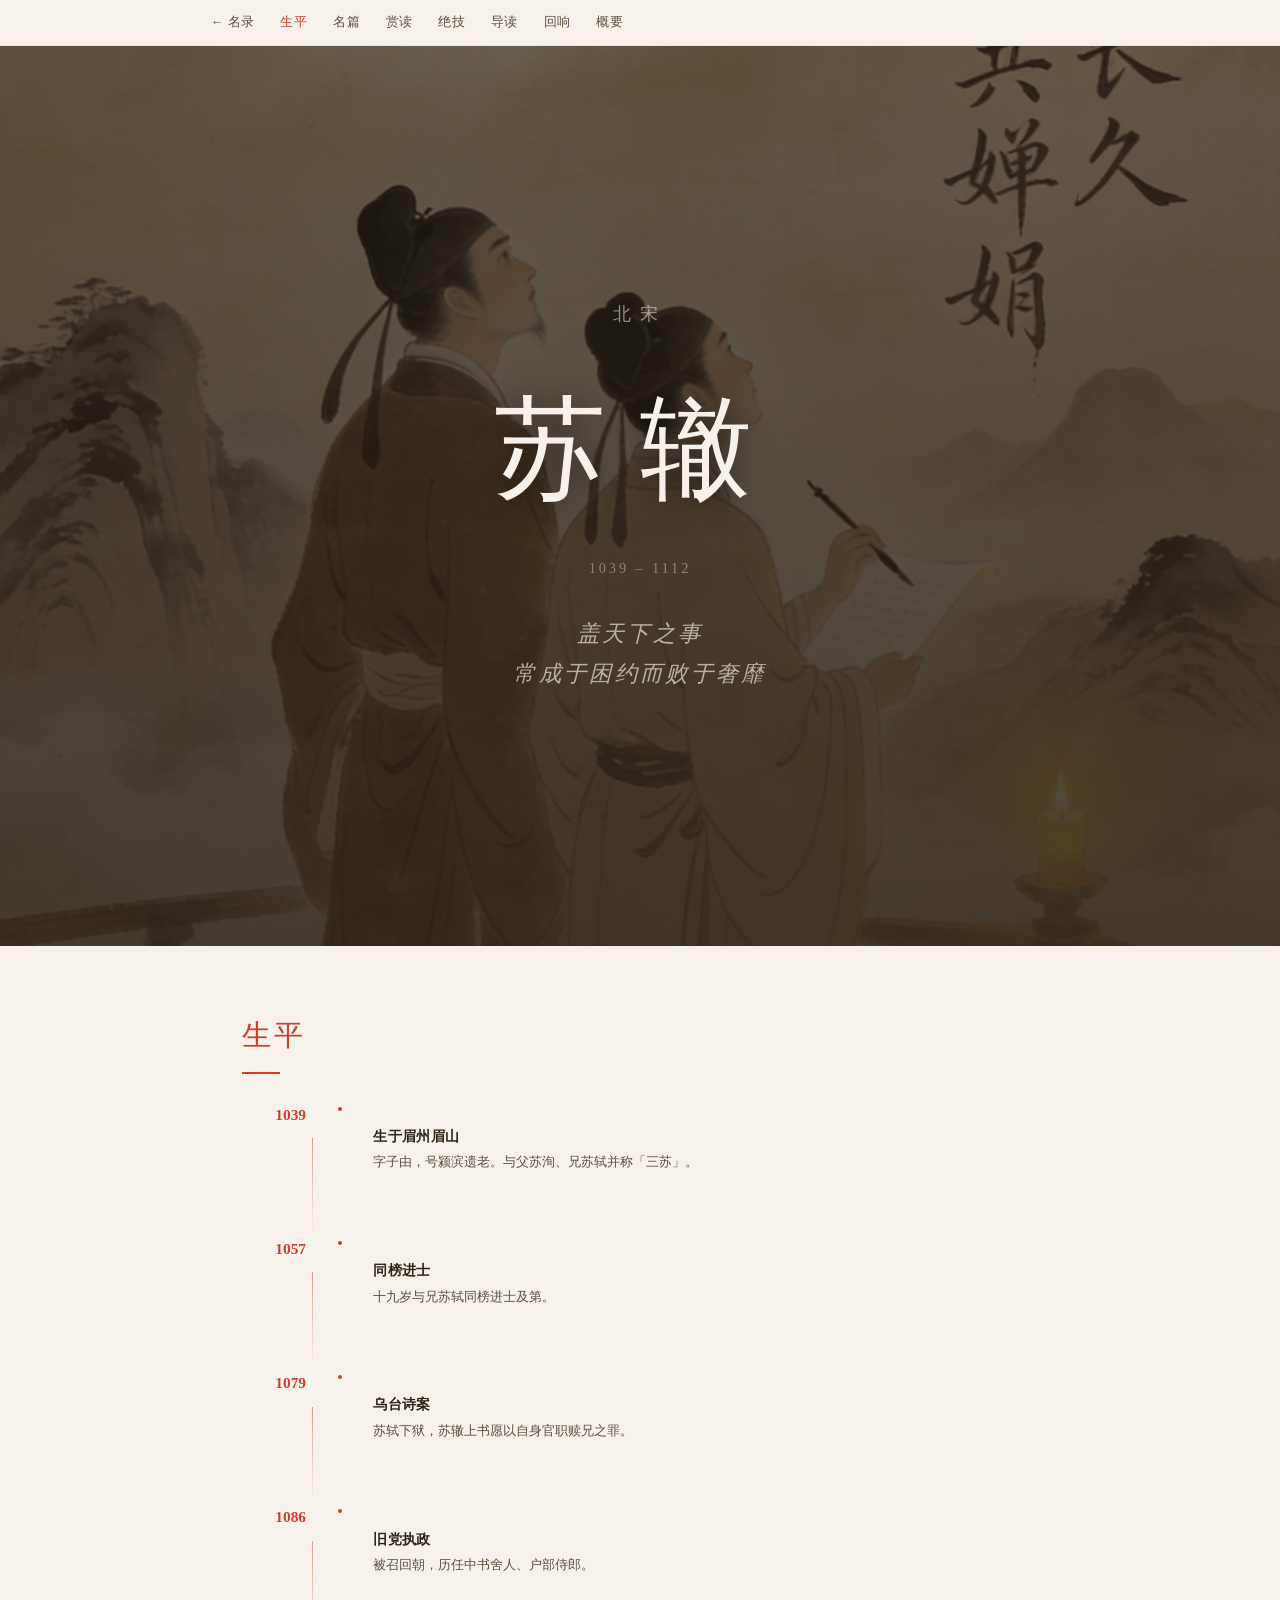
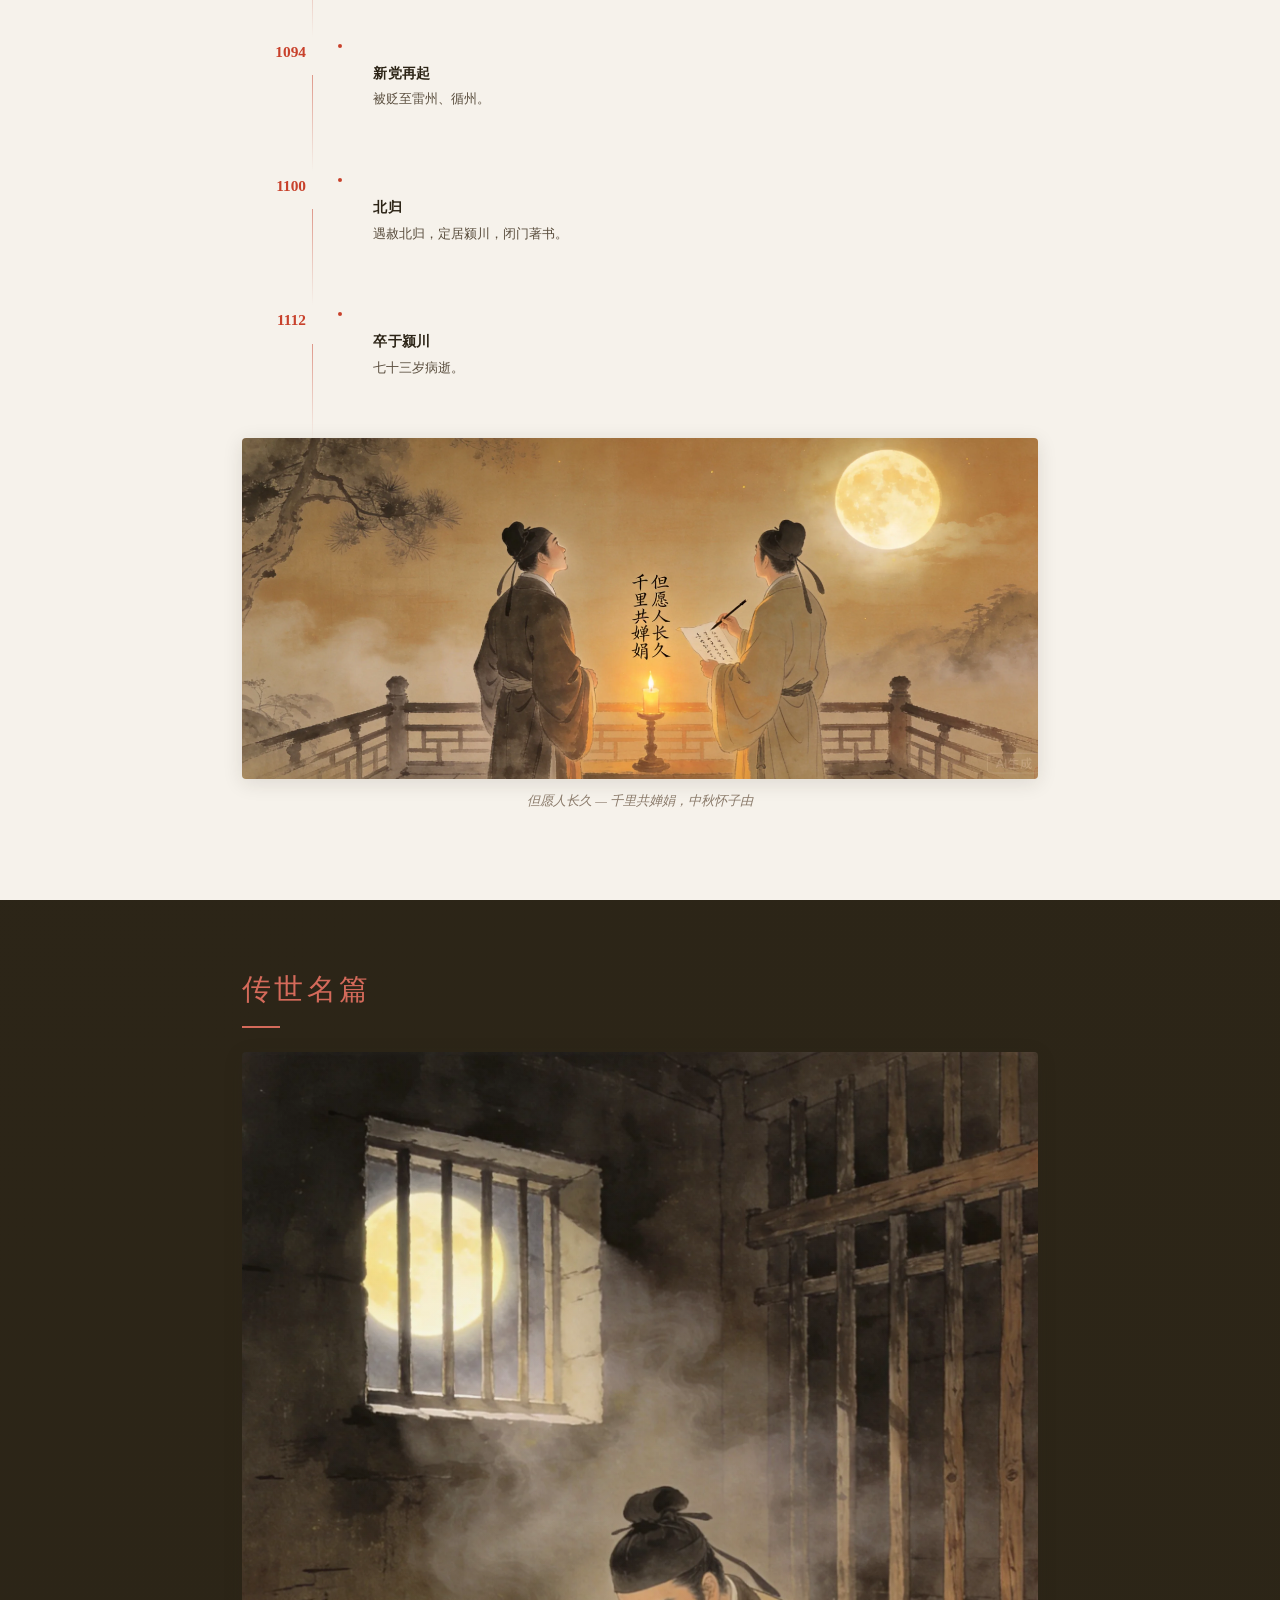
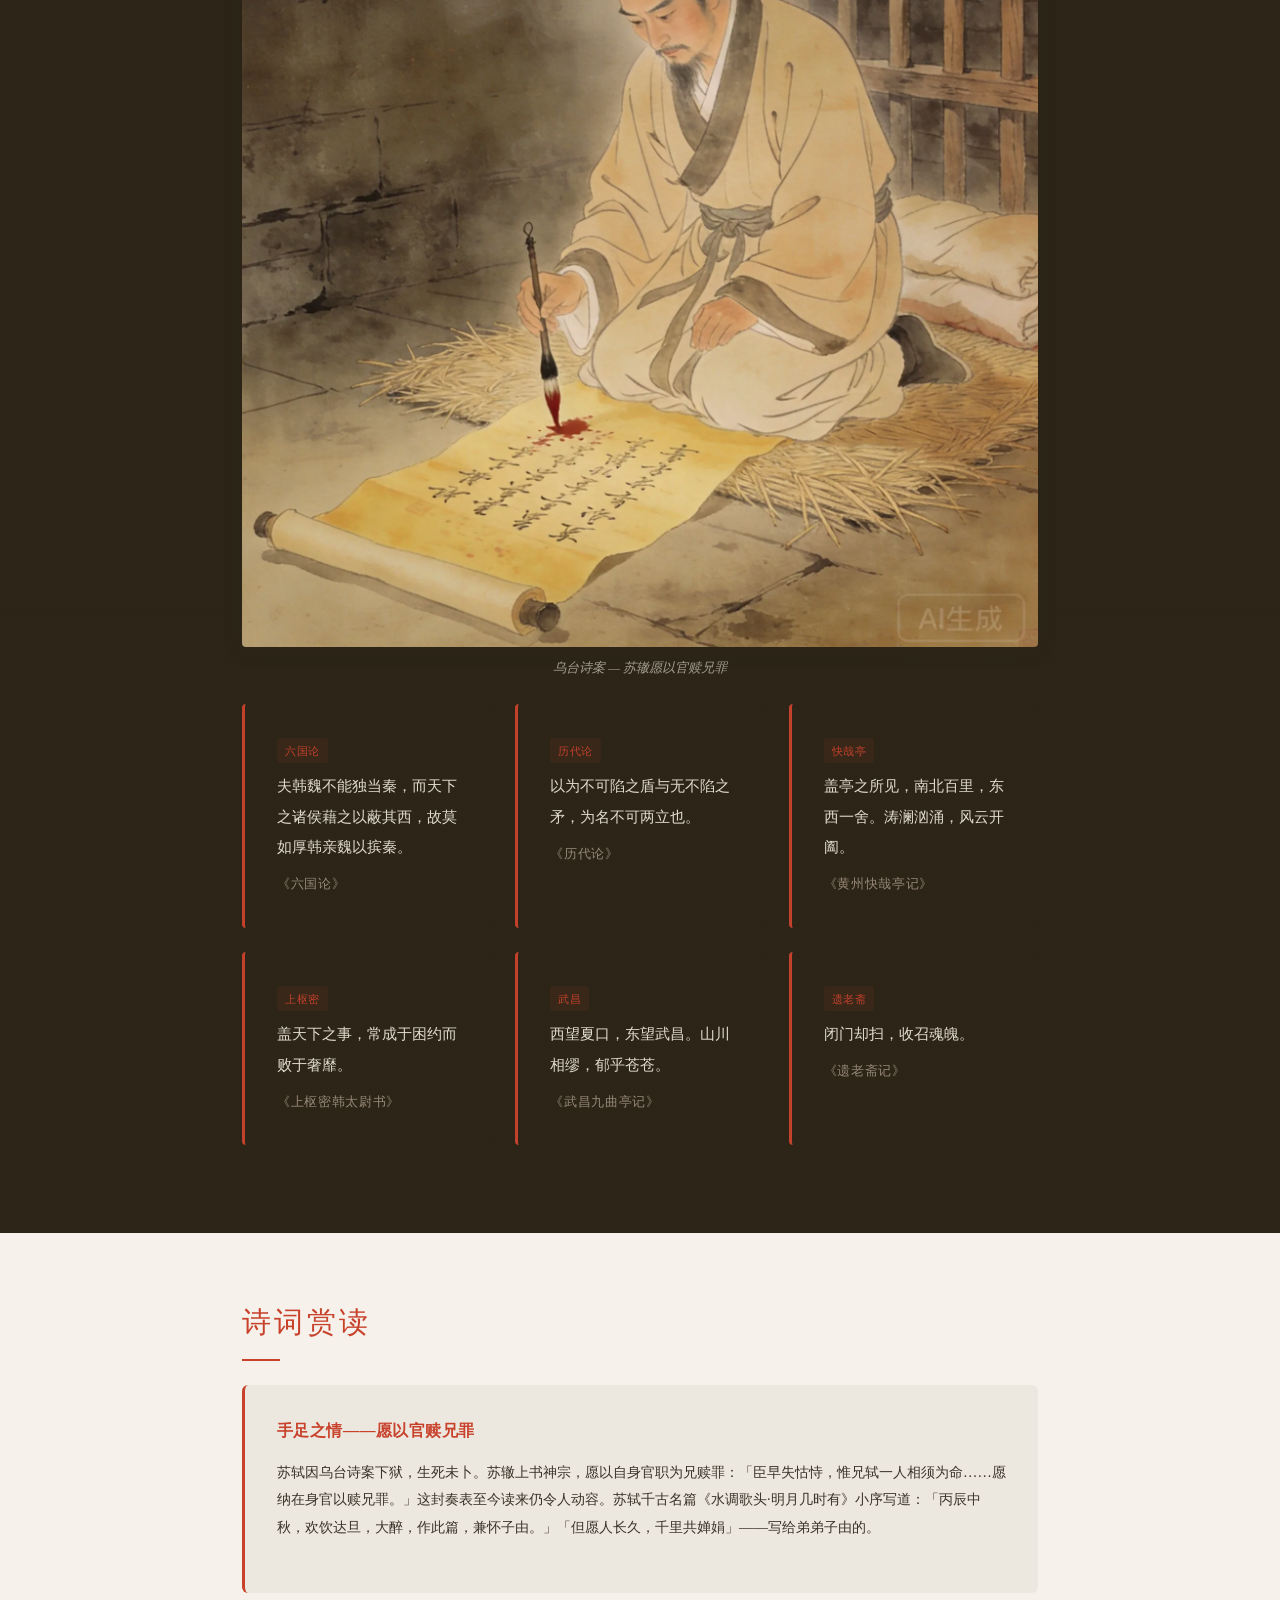
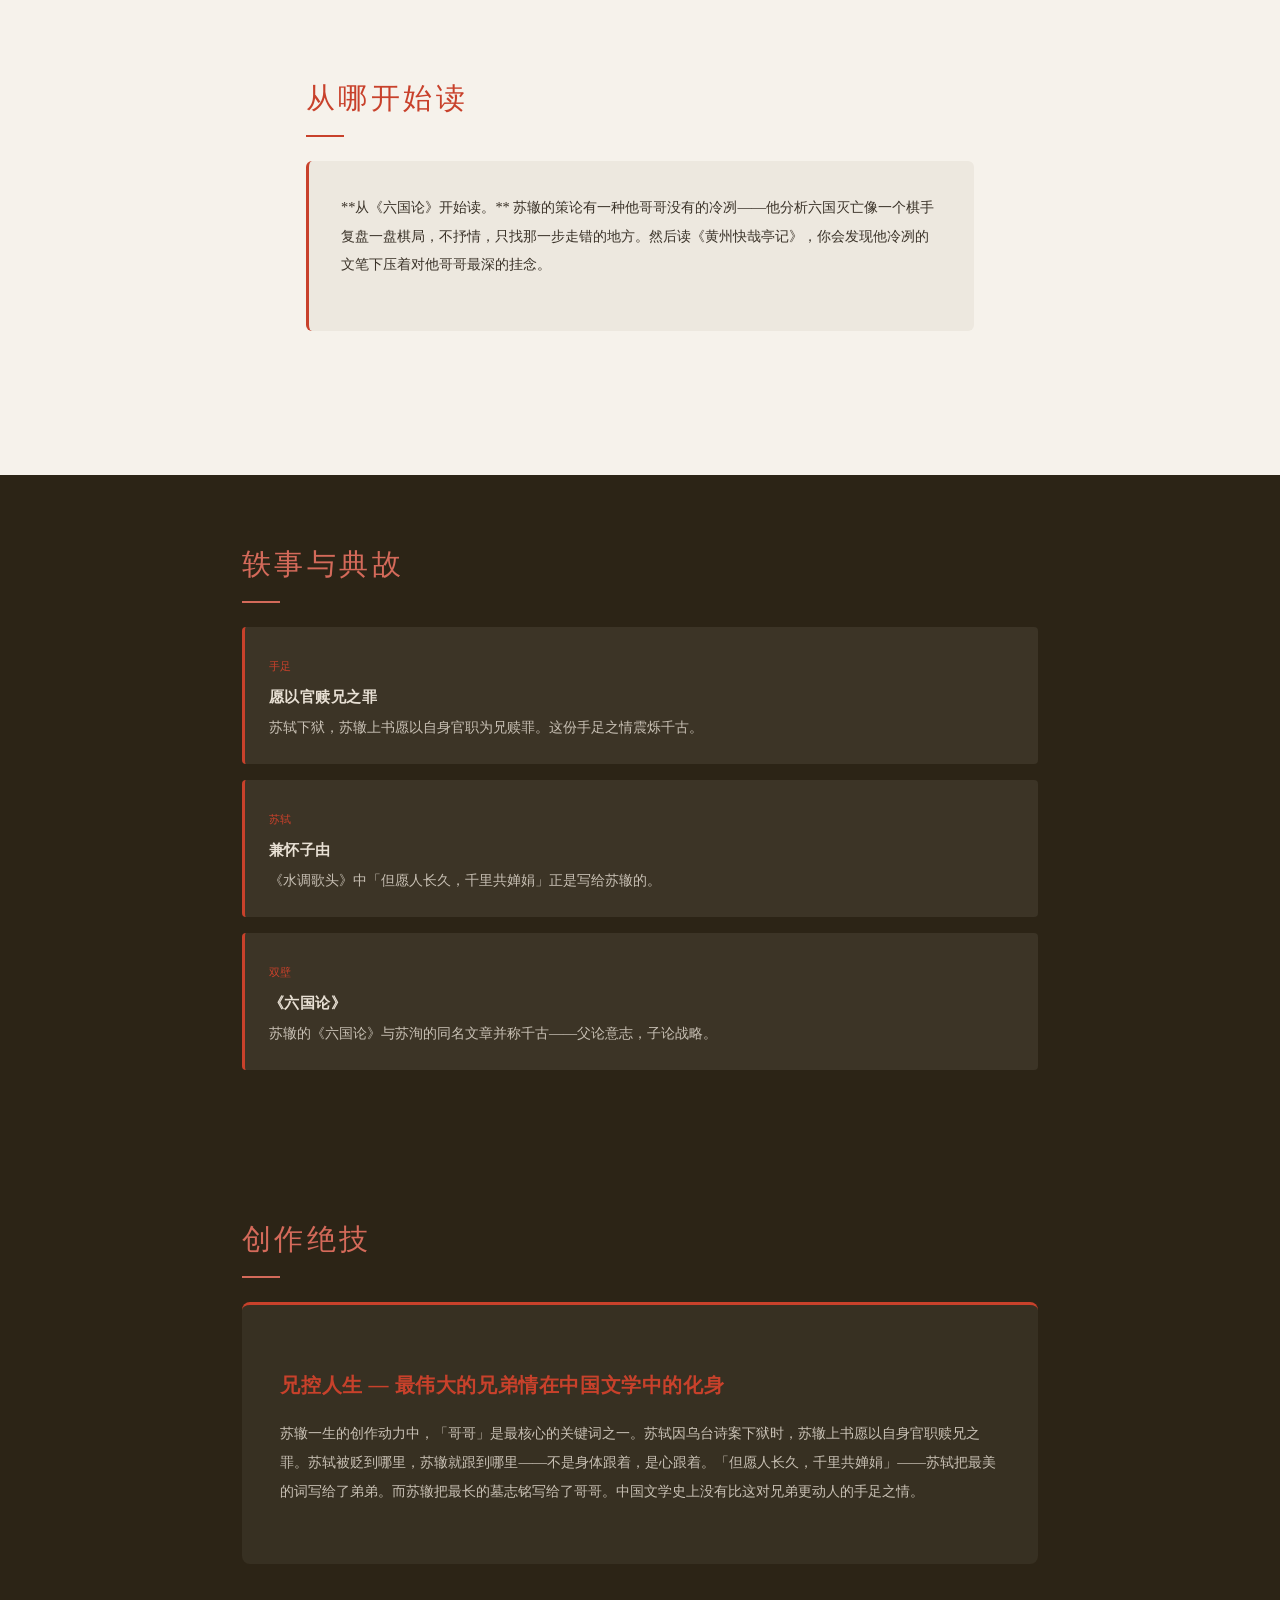
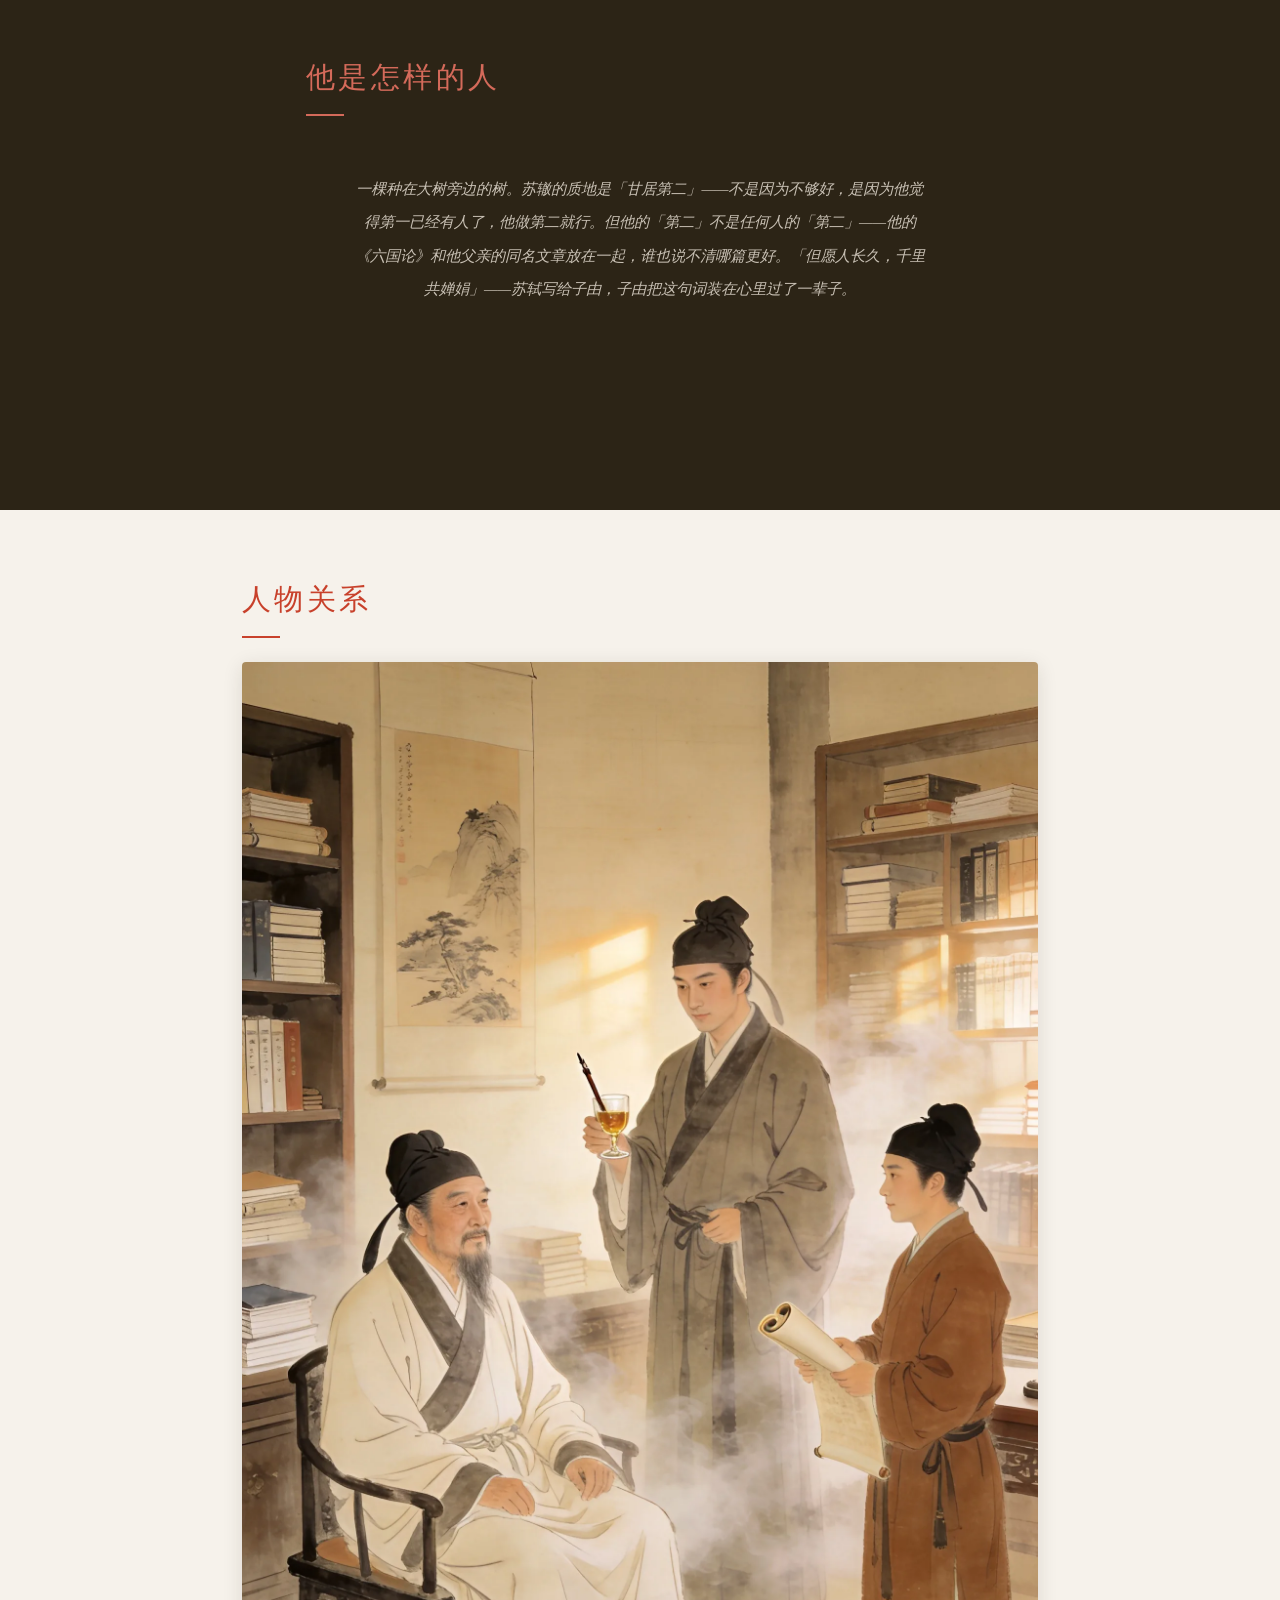
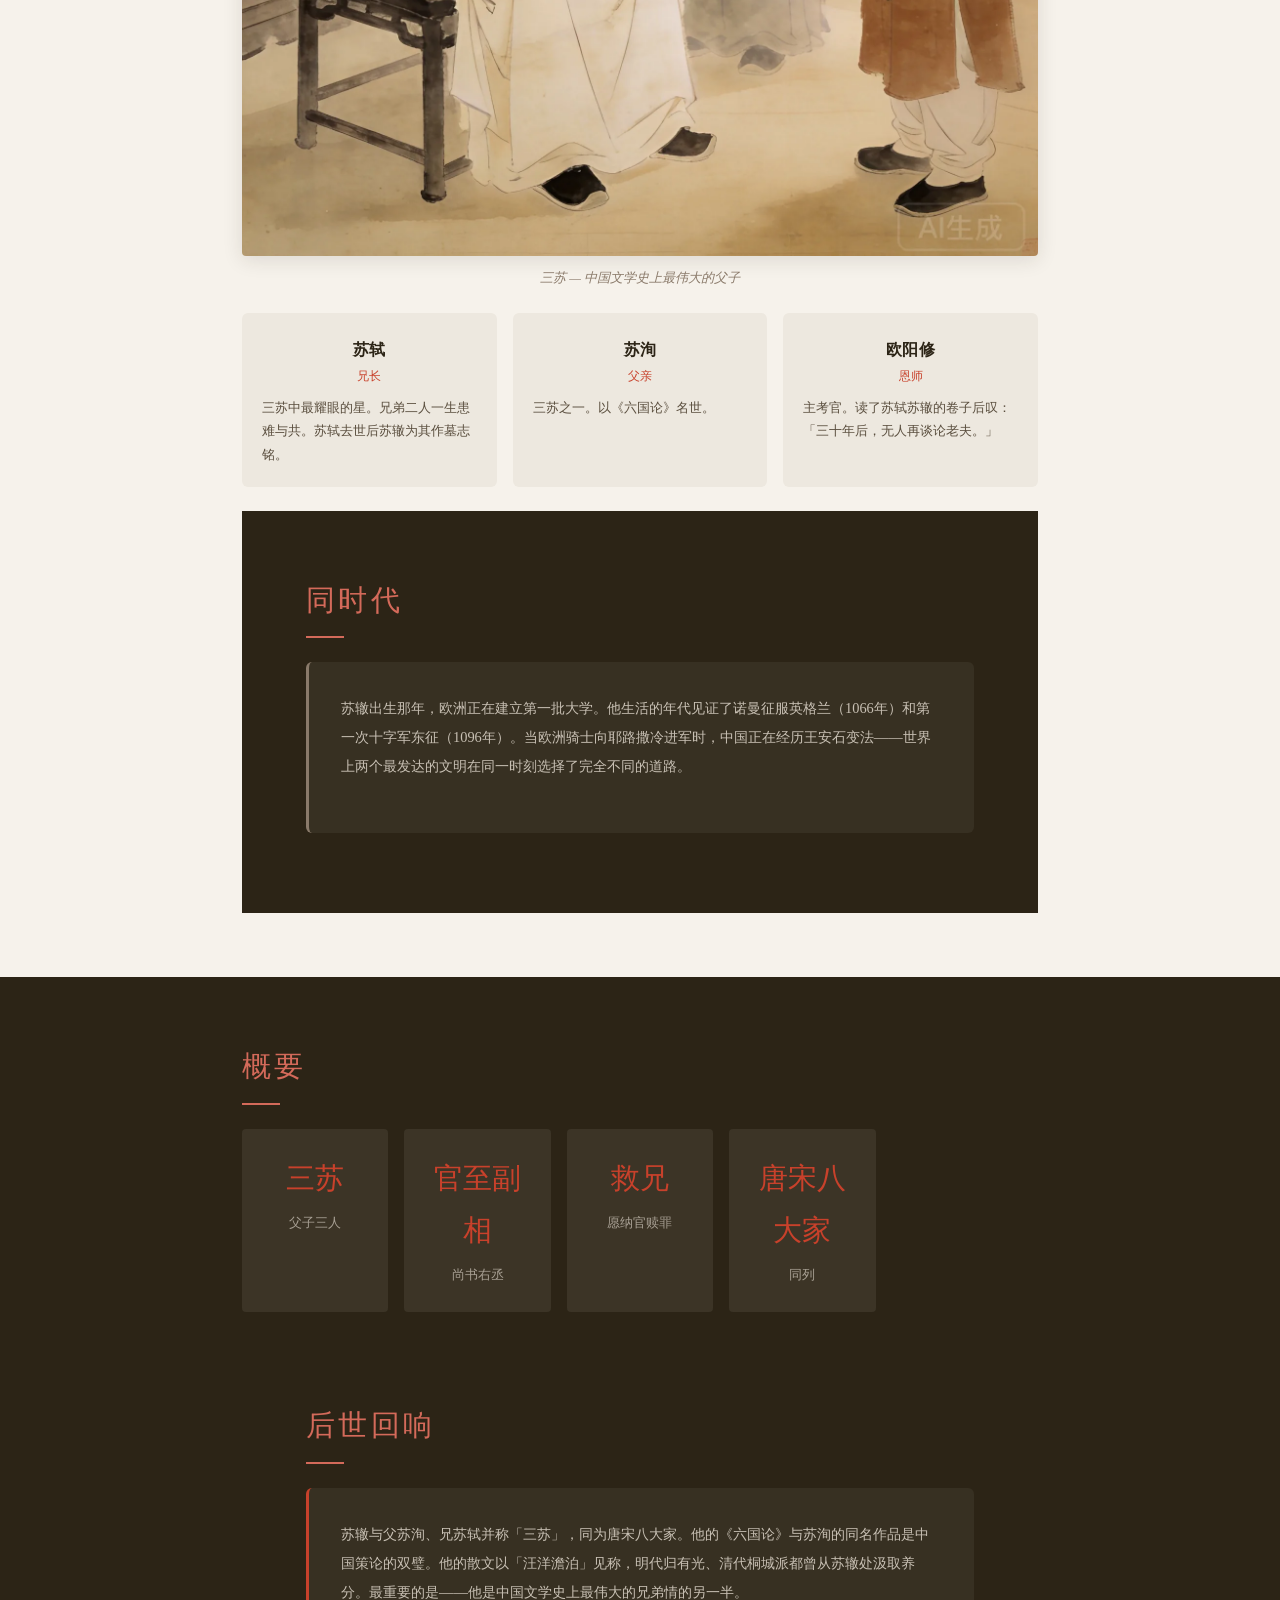
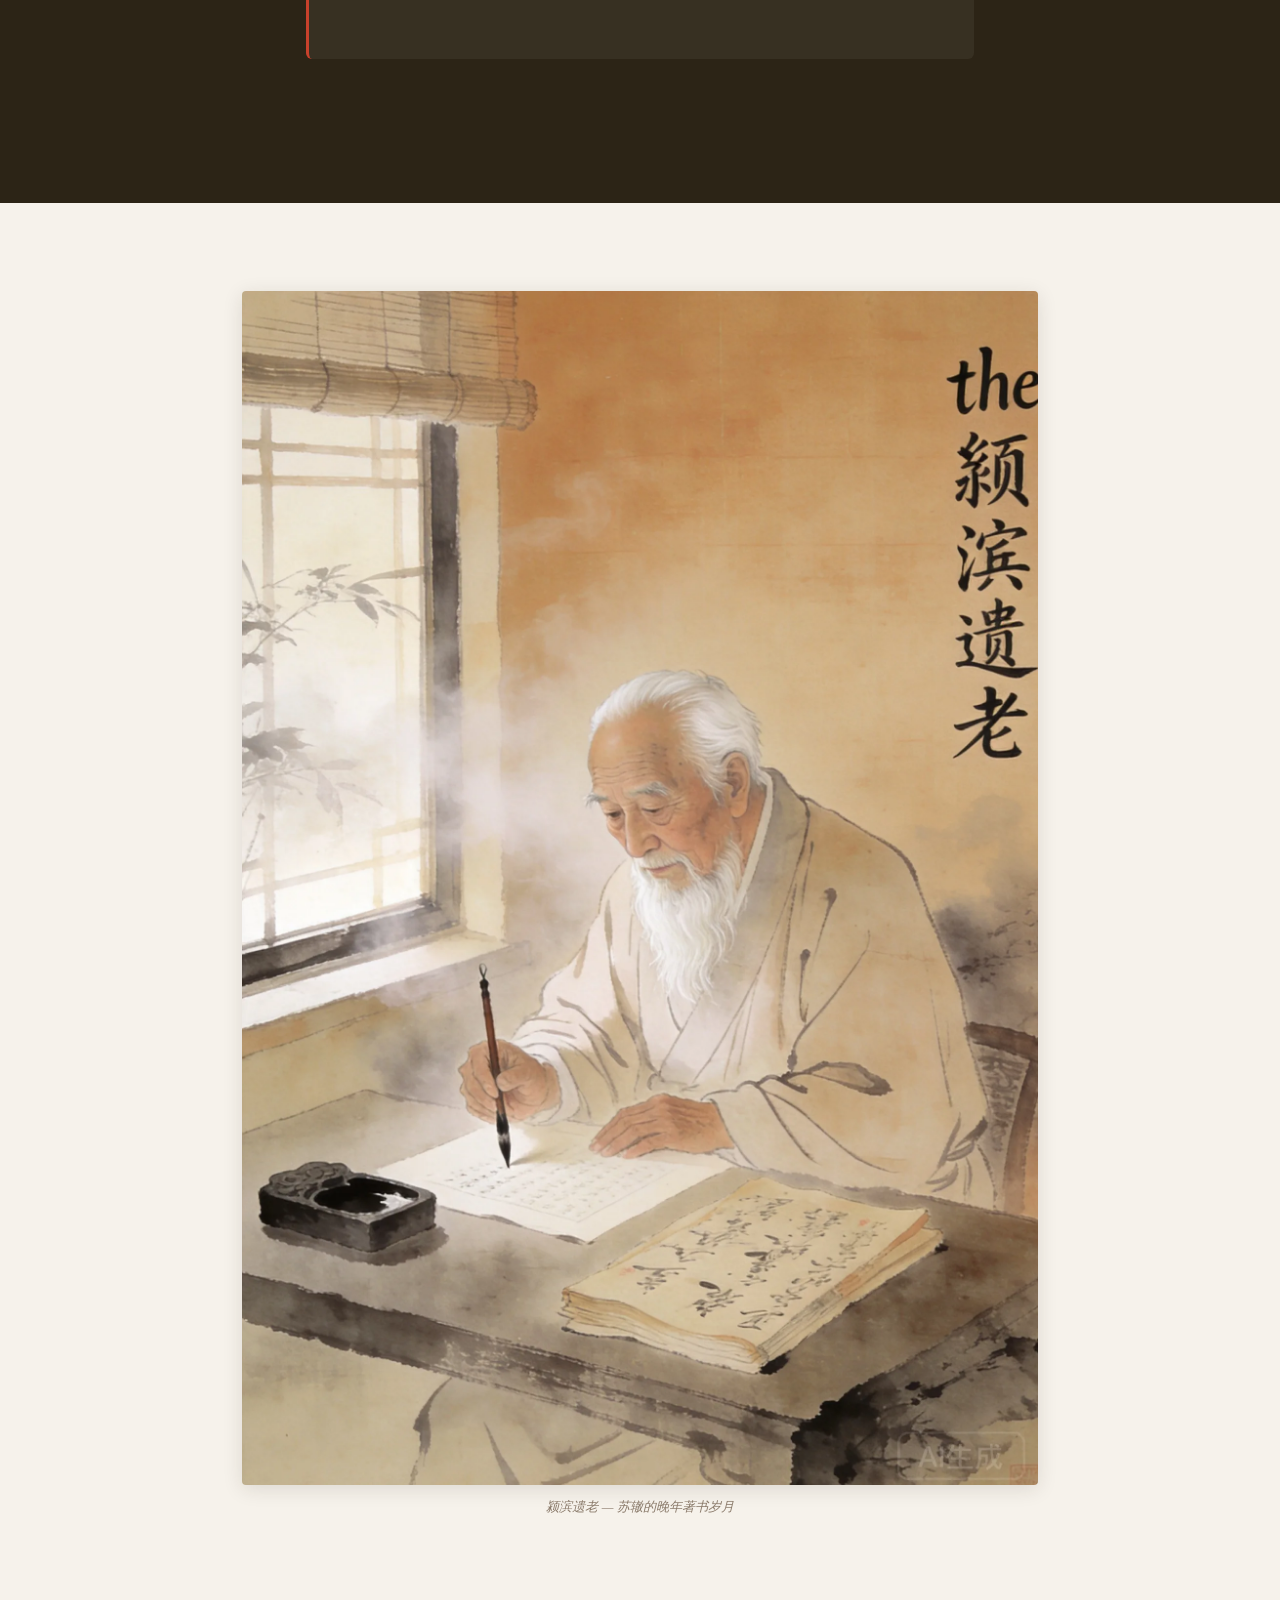
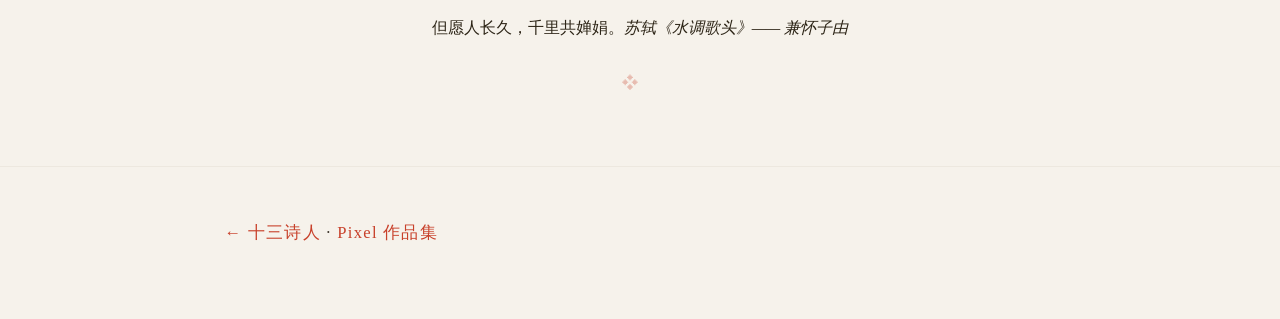
<file: suzhe.html>
<!DOCTYPE html>
<html lang="zh-CN">
<head>
<meta charset="UTF-8"><meta name="viewport" content="width=device-width,initial-scale=1.0,maximum-scale=5.0">
<meta name="theme-color" content="#2c2416">
<meta property="og:image" content="https://jasoneip01-pixel.github.io/chinese-poets/img/suzhe-hero.webp">
<meta property="og:image:width" content="2048">
<meta property="og:image:height" content="2048">
<meta property="og:title" content="苏辙 · 十三诗人">
<title>苏辙 · 十三诗人</title>
<link rel="preload" href="img/suzhe-hero.webp" as="image">
<link rel="stylesheet" href="shared.css">
</head>
<body>
<nav><div class="inner"><a href="./">← 名录</a><a href="#life">生平</a><a href="#poems">名篇</a><a href="#appreciation">赏读</a><a href="#craft">绝技</a><a href="#start">导读</a><a href="#legacy">回响</a><a href="#stats">概要</a></div></nav>
<div class="hero"><img src="img/suzhe-hero.webp" alt="suzhe" style="position:absolute;inset:0;width:100%;height:100%;object-fit:cover;filter:brightness(.55) saturate(.85)"><div class="hero-overlay"></div><div class="hero-content"><div class="dynasty">北宋</div><h1>苏辙</h1><div class="lifespan">1039 – 1112</div><div class="poem">盖天下之事<br>常成于困约而败于奢靡</div></div></div>
<div class="section" id="life"><div class="section-inner"><h2>生平</h2><div class="timeline"><div class="timeline-item"><div class="timeline-year">1039</div><div class="timeline-dot"></div><div class="timeline-text"><h3>生于眉州眉山</h3><p>字子由，号颍滨遗老。与父苏洵、兄苏轼并称「三苏」。</p></div></div>
<div class="timeline-item"><div class="timeline-year">1057</div><div class="timeline-dot"></div><div class="timeline-text"><h3>同榜进士</h3><p>十九岁与兄苏轼同榜进士及第。</p></div></div>
<div class="timeline-item"><div class="timeline-year">1079</div><div class="timeline-dot"></div><div class="timeline-text"><h3>乌台诗案</h3><p>苏轼下狱，苏辙上书愿以自身官职赎兄之罪。</p></div></div>
<div class="timeline-item"><div class="timeline-year">1086</div><div class="timeline-dot"></div><div class="timeline-text"><h3>旧党执政</h3><p>被召回朝，历任中书舍人、户部侍郎。</p></div></div>
<div class="timeline-item"><div class="timeline-year">1094</div><div class="timeline-dot"></div><div class="timeline-text"><h3>新党再起</h3><p>被贬至雷州、循州。</p></div></div>
<div class="timeline-item"><div class="timeline-year">1100</div><div class="timeline-dot"></div><div class="timeline-text"><h3>北归</h3><p>遇赦北归，定居颍川，闭门著书。</p></div></div>
<div class="timeline-item"><div class="timeline-year">1112</div><div class="timeline-dot"></div><div class="timeline-text"><h3>卒于颍川</h3><p>七十三岁病逝。</p></div></div>
<div class="section-image"><img src="img/suzhe-scene.webp" alt="生平场景" loading="lazy" class=""><div class="image-caption">但愿人长久 — 千里共婵娟，中秋怀子由</div></div>
</div></div></div>
<div class="section section-dark" id="poems"><div class="section-header-grad" style="background:linear-gradient(135deg,#2a3a3a80,#3a4a3a80)"></div><div class="section-inner"><h2>传世名篇</h2><div class="section-image"><img src="img/suzhe-poem.webp" alt="名篇意境" loading="lazy" class=""><div class="image-caption">乌台诗案 — 苏辙愿以官赎兄罪</div></div>
<div class="poetry-grid"><div class="poem-card"><span class="badge">六国论</span><div class="verses">夫韩魏不能独当秦，而天下之诸侯藉之以蔽其西，故莫如厚韩亲魏以摈秦。</div><div class="source">《六国论》</div></div>
<div class="poem-card"><span class="badge">历代论</span><div class="verses">以为不可陷之盾与无不陷之矛，为名不可两立也。</div><div class="source">《历代论》</div></div>
<div class="poem-card"><span class="badge">快哉亭</span><div class="verses">盖亭之所见，南北百里，东西一舍。涛澜汹涌，风云开阖。</div><div class="source">《黄州快哉亭记》</div></div>
<div class="poem-card"><span class="badge">上枢密</span><div class="verses">盖天下之事，常成于困约而败于奢靡。</div><div class="source">《上枢密韩太尉书》</div></div>
<div class="poem-card"><span class="badge">武昌</span><div class="verses">西望夏口，东望武昌。山川相缪，郁乎苍苍。</div><div class="source">《武昌九曲亭记》</div></div>
<div class="poem-card"><span class="badge">遗老斋</span><div class="verses">闭门却扫，收召魂魄。</div><div class="source">《遗老斋记》</div></div>
</div></div></div>
<div class="section" id="appreciation"><div class="section-inner"><h2>诗词赏读</h2><div class="appreciation-card"><h3>手足之情——愿以官赎兄罪</h3><p>苏轼因乌台诗案下狱，生死未卜。苏辙上书神宗，愿以自身官职为兄赎罪：「臣早失怙恃，惟兄轼一人相须为命……愿纳在身官以赎兄罪。」这封奏表至今读来仍令人动容。苏轼千古名篇《水调歌头·明月几时有》小序写道：「丙辰中秋，欢饮达旦，大醉，作此篇，兼怀子由。」「但愿人长久，千里共婵娟」——写给弟弟子由的。</p></div><div class="section" id="start"><div class="section-inner"><h2>从哪开始读</h2><div class="reading-card"><p>**从《六国论》开始读。** 苏辙的策论有一种他哥哥没有的冷冽——他分析六国灭亡像一个棋手复盘一盘棋局，不抒情，只找那一步走错的地方。然后读《黄州快哉亭记》，你会发现他冷冽的文笔下压着对他哥哥最深的挂念。</p></div></div></div>
</div></div>
<div class="section section-dark" id="stories"><div class="section-inner"><h2>轶事与典故</h2><div class="anecdote-card"><span class="tag">手足</span><h3>愿以官赎兄之罪</h3><p>苏轼下狱，苏辙上书愿以自身官职为兄赎罪。这份手足之情震烁千古。</p></div>
<div class="anecdote-card"><span class="tag">苏轼</span><h3>兼怀子由</h3><p>《水调歌头》中「但愿人长久，千里共婵娟」正是写给苏辙的。</p></div>
<div class="anecdote-card"><span class="tag">双壁</span><h3>《六国论》</h3><p>苏辙的《六国论》与苏洵的同名文章并称千古——父论意志，子论战略。</p></div>
</div></div>
<div class="section section-dark" id="craft"><div class="section-inner"><h2>创作绝技</h2><div class="craft-card"><h3>兄控人生 — 最伟大的兄弟情在中国文学中的化身</h3><p>苏辙一生的创作动力中，「哥哥」是最核心的关键词之一。苏轼因乌台诗案下狱时，苏辙上书愿以自身官职赎兄之罪。苏轼被贬到哪里，苏辙就跟到哪里——不是身体跟着，是心跟着。「但愿人长久，千里共婵娟」——苏轼把最美的词写给了弟弟。而苏辙把最长的墓志铭写给了哥哥。中国文学史上没有比这对兄弟更动人的手足之情。</p></div><div class="section" id="who"><div class="section-inner"><h2>他是怎样的人</h2><div class="who-card"><p>一棵种在大树旁边的树。苏辙的质地是「甘居第二」——不是因为不够好，是因为他觉得第一已经有人了，他做第二就行。但他的「第二」不是任何人的「第二」——他的《六国论》和他父亲的同名文章放在一起，谁也说不清哪篇更好。「但愿人长久，千里共婵娟」——苏轼写给子由，子由把这句词装在心里过了一辈子。</p></div></div></div>
</div></div>
<div class="section" id="people"><div class="section-inner"><h2>人物关系</h2><div class="section-image"><img src="img/suzhe-figures.webp" alt="人物群像" loading="lazy" class=""><div class="image-caption">三苏 — 中国文学史上最伟大的父子</div></div>
<div class="people-grid"><div class="profile-card"><h3>苏轼</h3><div class="sub">兄长</div><p>三苏中最耀眼的星。兄弟二人一生患难与共。苏轼去世后苏辙为其作墓志铭。</p></div>
<div class="profile-card"><h3>苏洵</h3><div class="sub">父亲</div><p>三苏之一。以《六国论》名世。</p></div>
<div class="profile-card"><h3>欧阳修</h3><div class="sub">恩师</div><p>主考官。读了苏轼苏辙的卷子后叹：「三十年后，无人再谈论老夫。」</p></div>
</div><div class="section section-dark" id="era"><div class="section-inner"><h2>同时代</h2><div class="era-card"><p>苏辙出生那年，欧洲正在建立第一批大学。他生活的年代见证了诺曼征服英格兰（1066年）和第一次十字军东征（1096年）。当欧洲骑士向耶路撒冷进军时，中国正在经历王安石变法——世界上两个最发达的文明在同一时刻选择了完全不同的道路。</p></div></div></div>
</div></div>
<div class="section section-dark" id="stats"><div class="section-inner"><h2>概要</h2><div class="attributes"><div class="attribute"><span class="num">三苏</span><span class="label">父子三人</span></div>
<div class="attribute"><span class="num">官至副相</span><span class="label">尚书右丞</span></div>
<div class="attribute"><span class="num">救兄</span><span class="label">愿纳官赎罪</span></div>
<div class="attribute"><span class="num">唐宋八大家</span><span class="label">同列</span></div>
</div><div class="section" id="legacy"><div class="section-inner"><h2>后世回响</h2><div class="legacy-card"><p>苏辙与父苏洵、兄苏轼并称「三苏」，同为唐宋八大家。他的《六国论》与苏洵的同名作品是中国策论的双璧。他的散文以「汪洋澹泊」见称，明代归有光、清代桐城派都曾从苏辙处汲取养分。最重要的是——他是中国文学史上最伟大的兄弟情的另一半。</p></div></div></div>
</div></div>
<div class="section quote-section"><div class="section-inner"><div class="section-image"><img src="img/suzhe-closing.webp" alt="收尾" loading="lazy" class=""><div class="image-caption">颍滨遗老 — 苏辙的晚年著书岁月</div><div class="big-quote"></div>
但愿人长久，千里共婵娟。<cite>苏轼《水调歌头》—— 兼怀子由</cite></div><div class="ornament">❖</div></div></div>
<footer><p><a href="./">← 十三诗人</a> · <a href="https://jasoneip01-pixel.github.io/">Pixel 作品集</a></p></footer>
<button class="back-top" id="back-top">↑</button>
<script src="shared.js"></script>
</body></html>
</file>
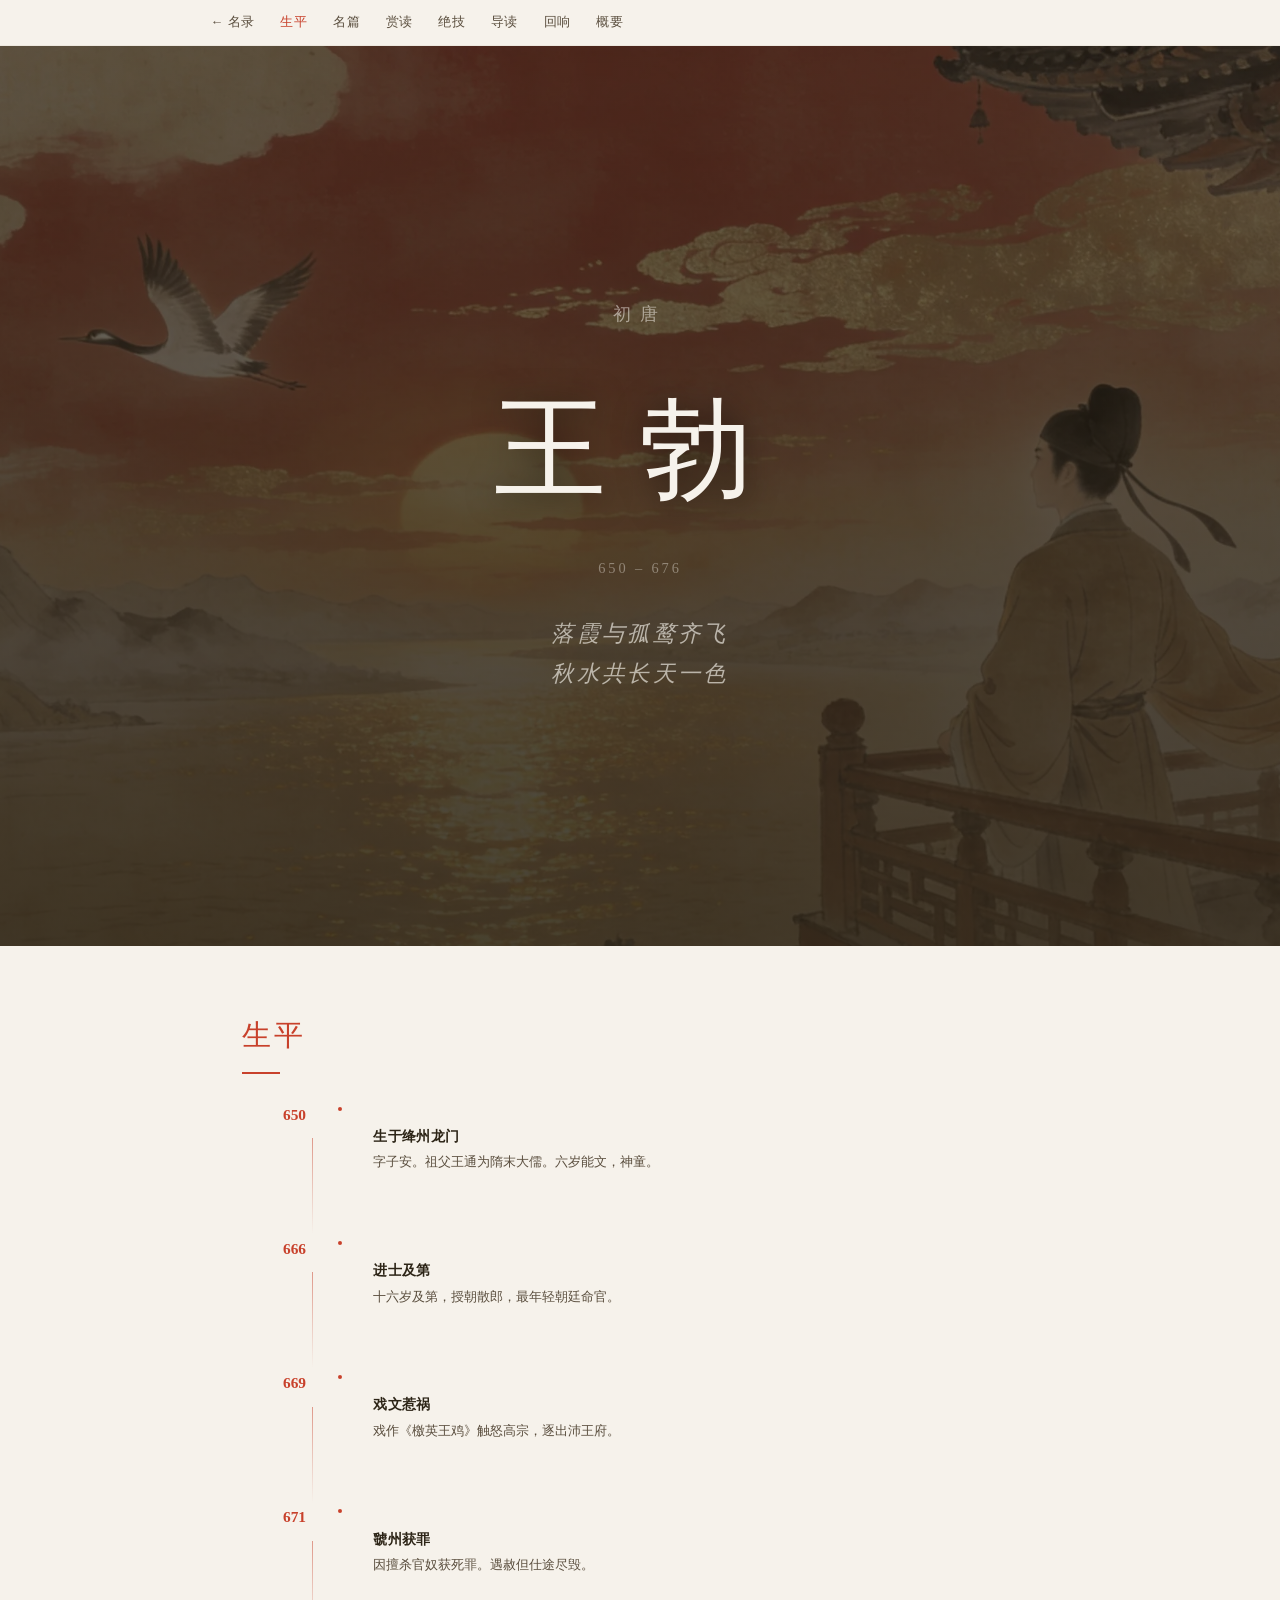
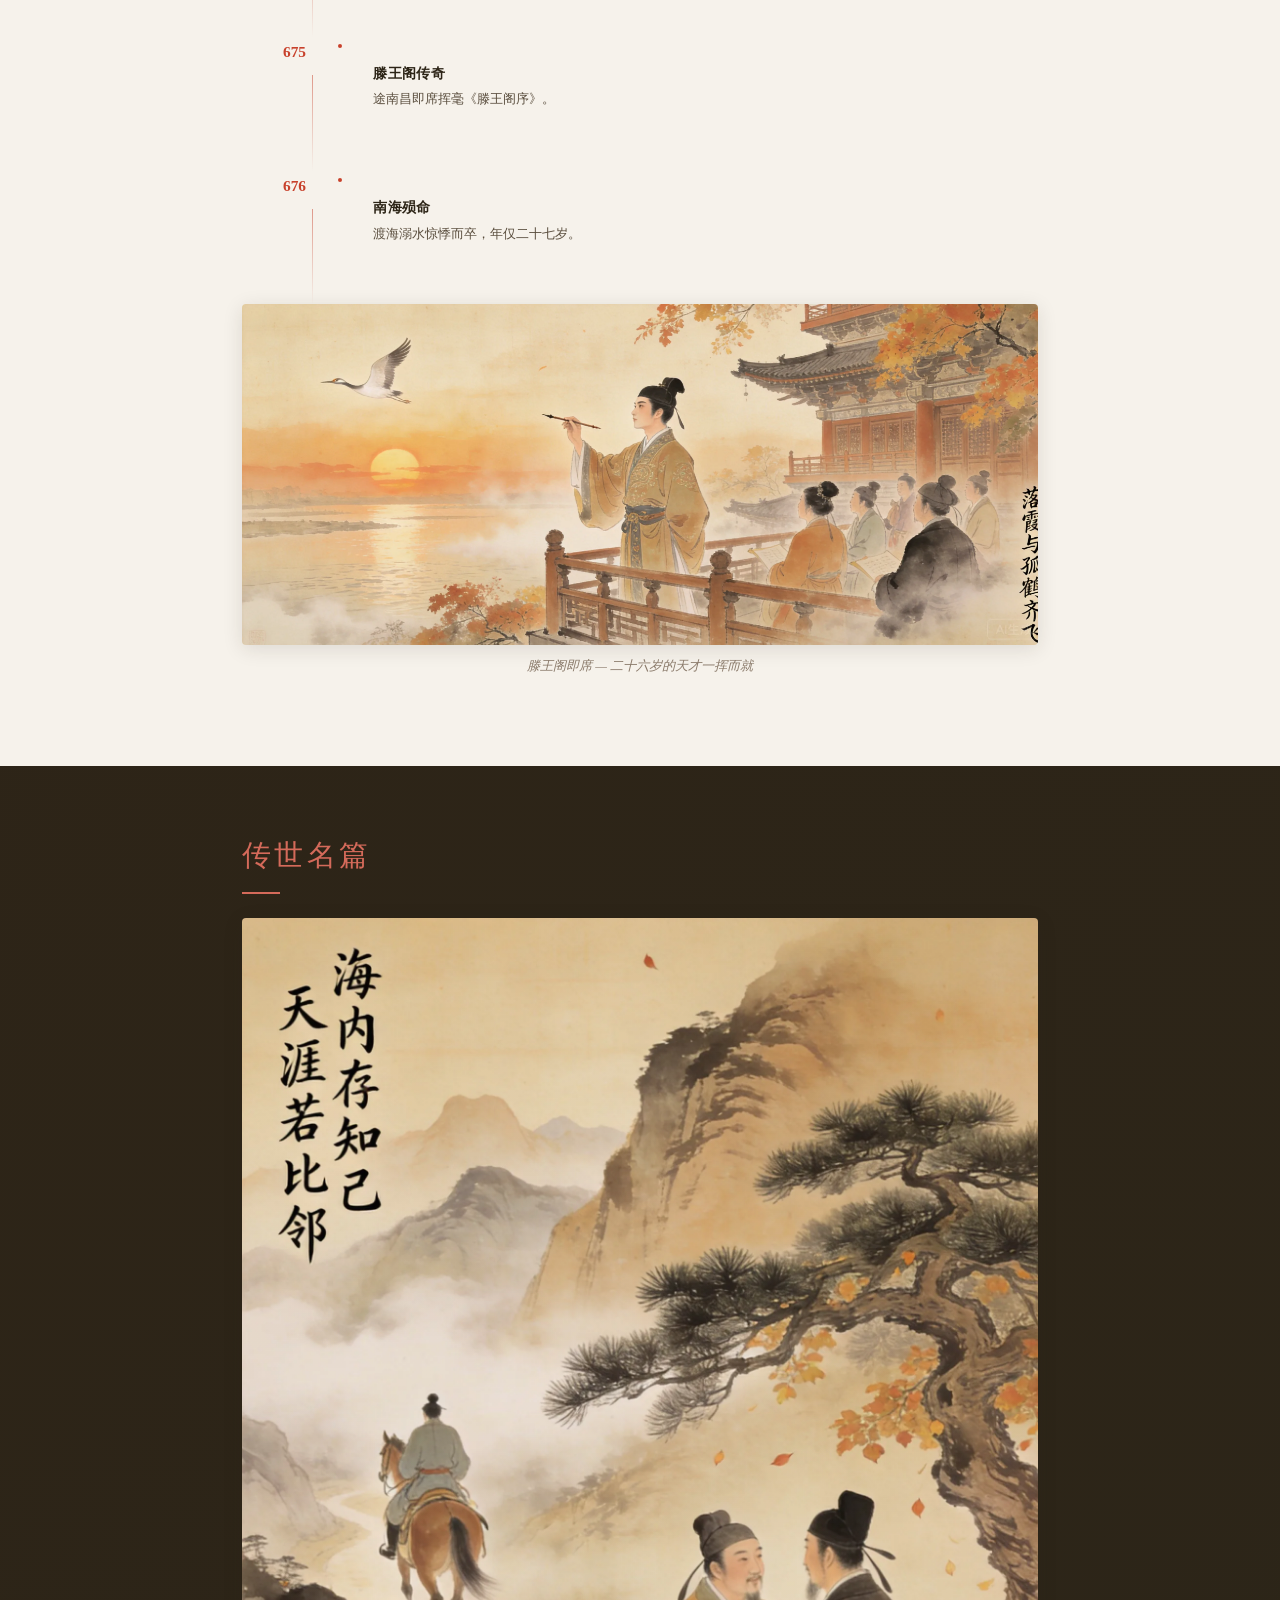
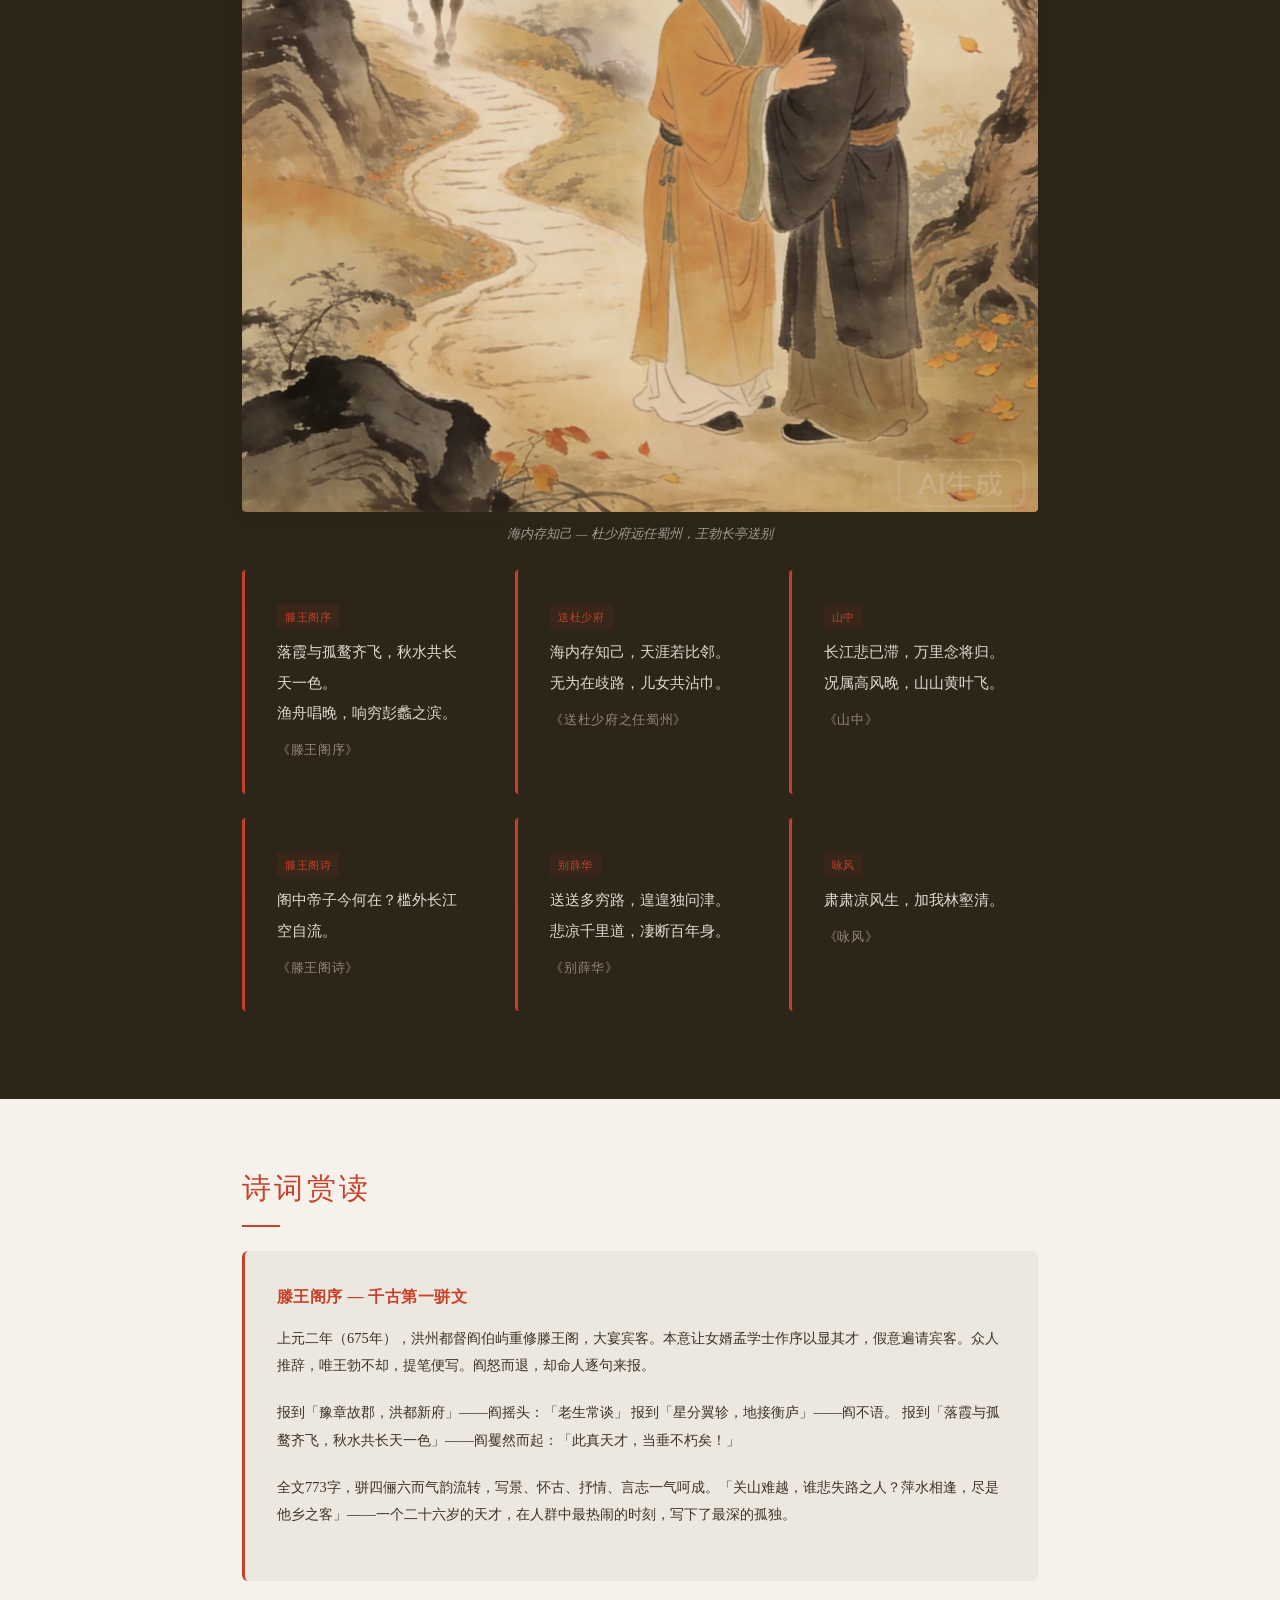
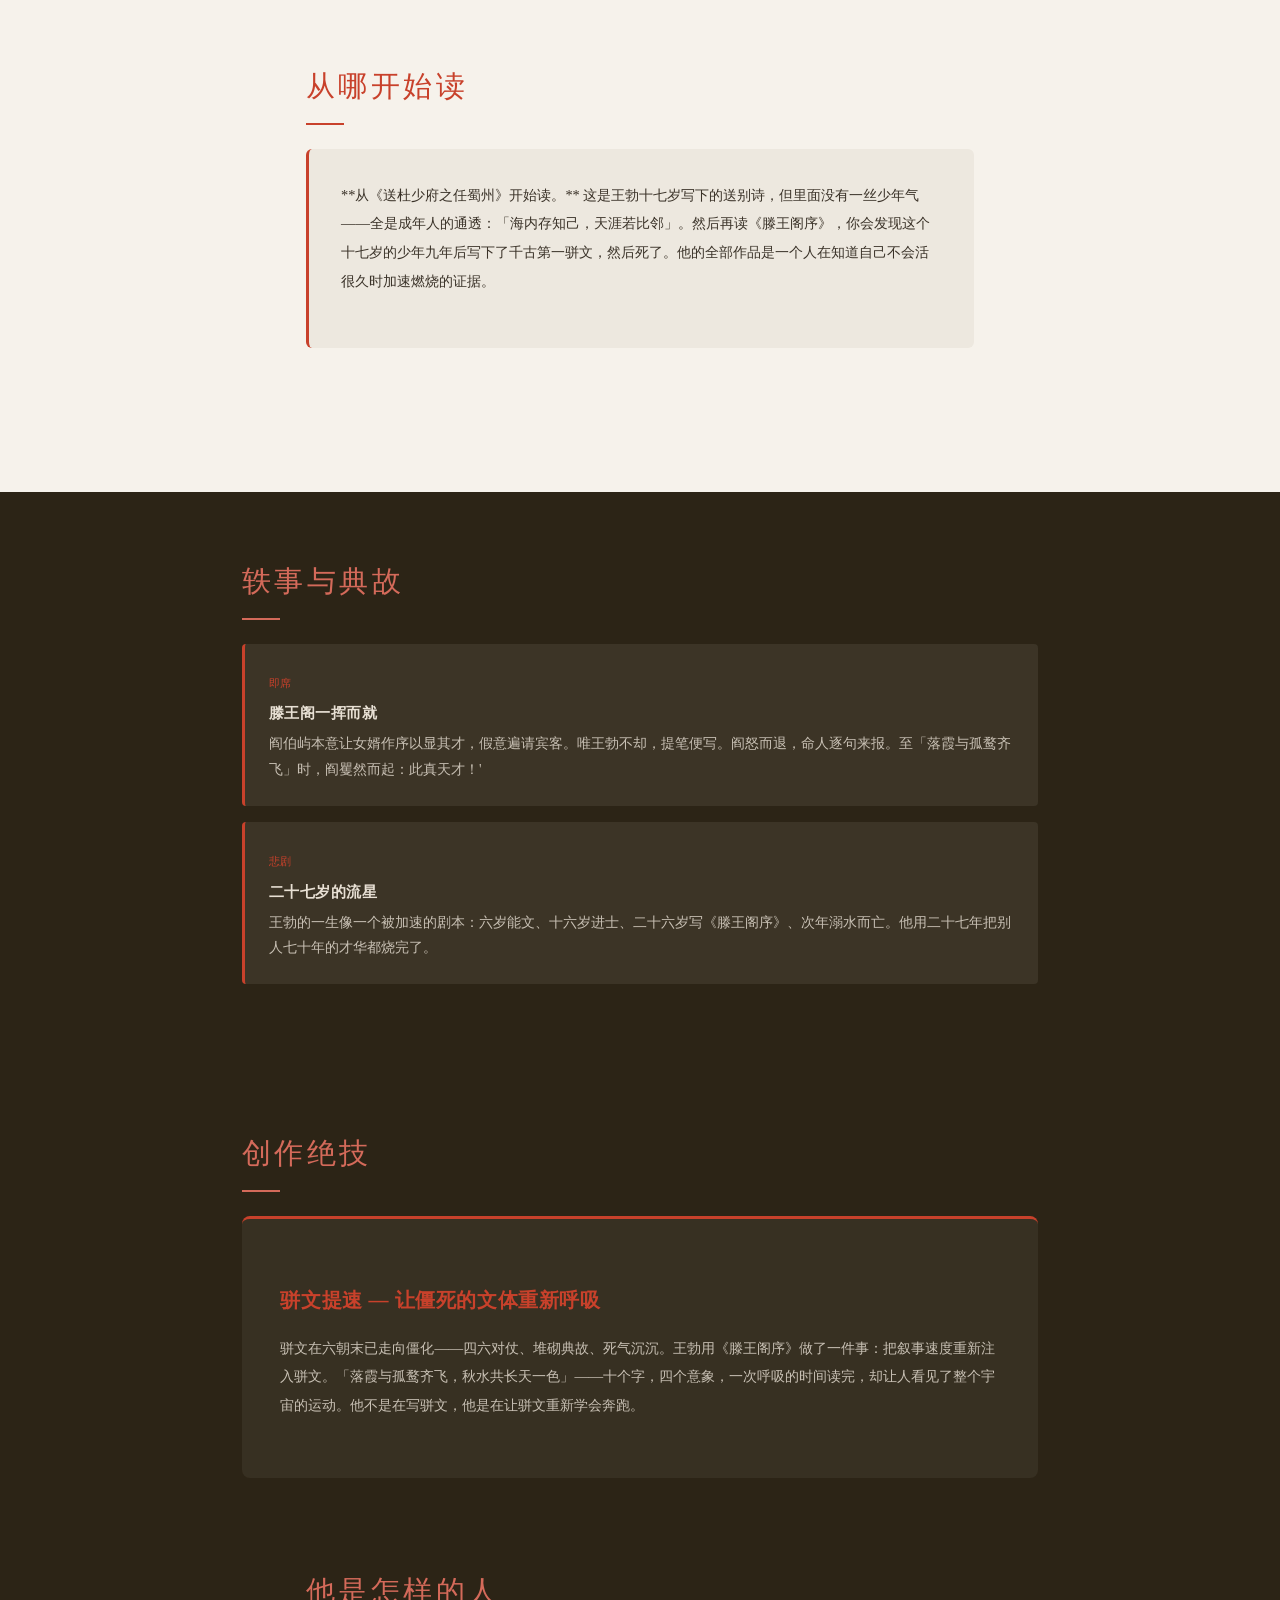
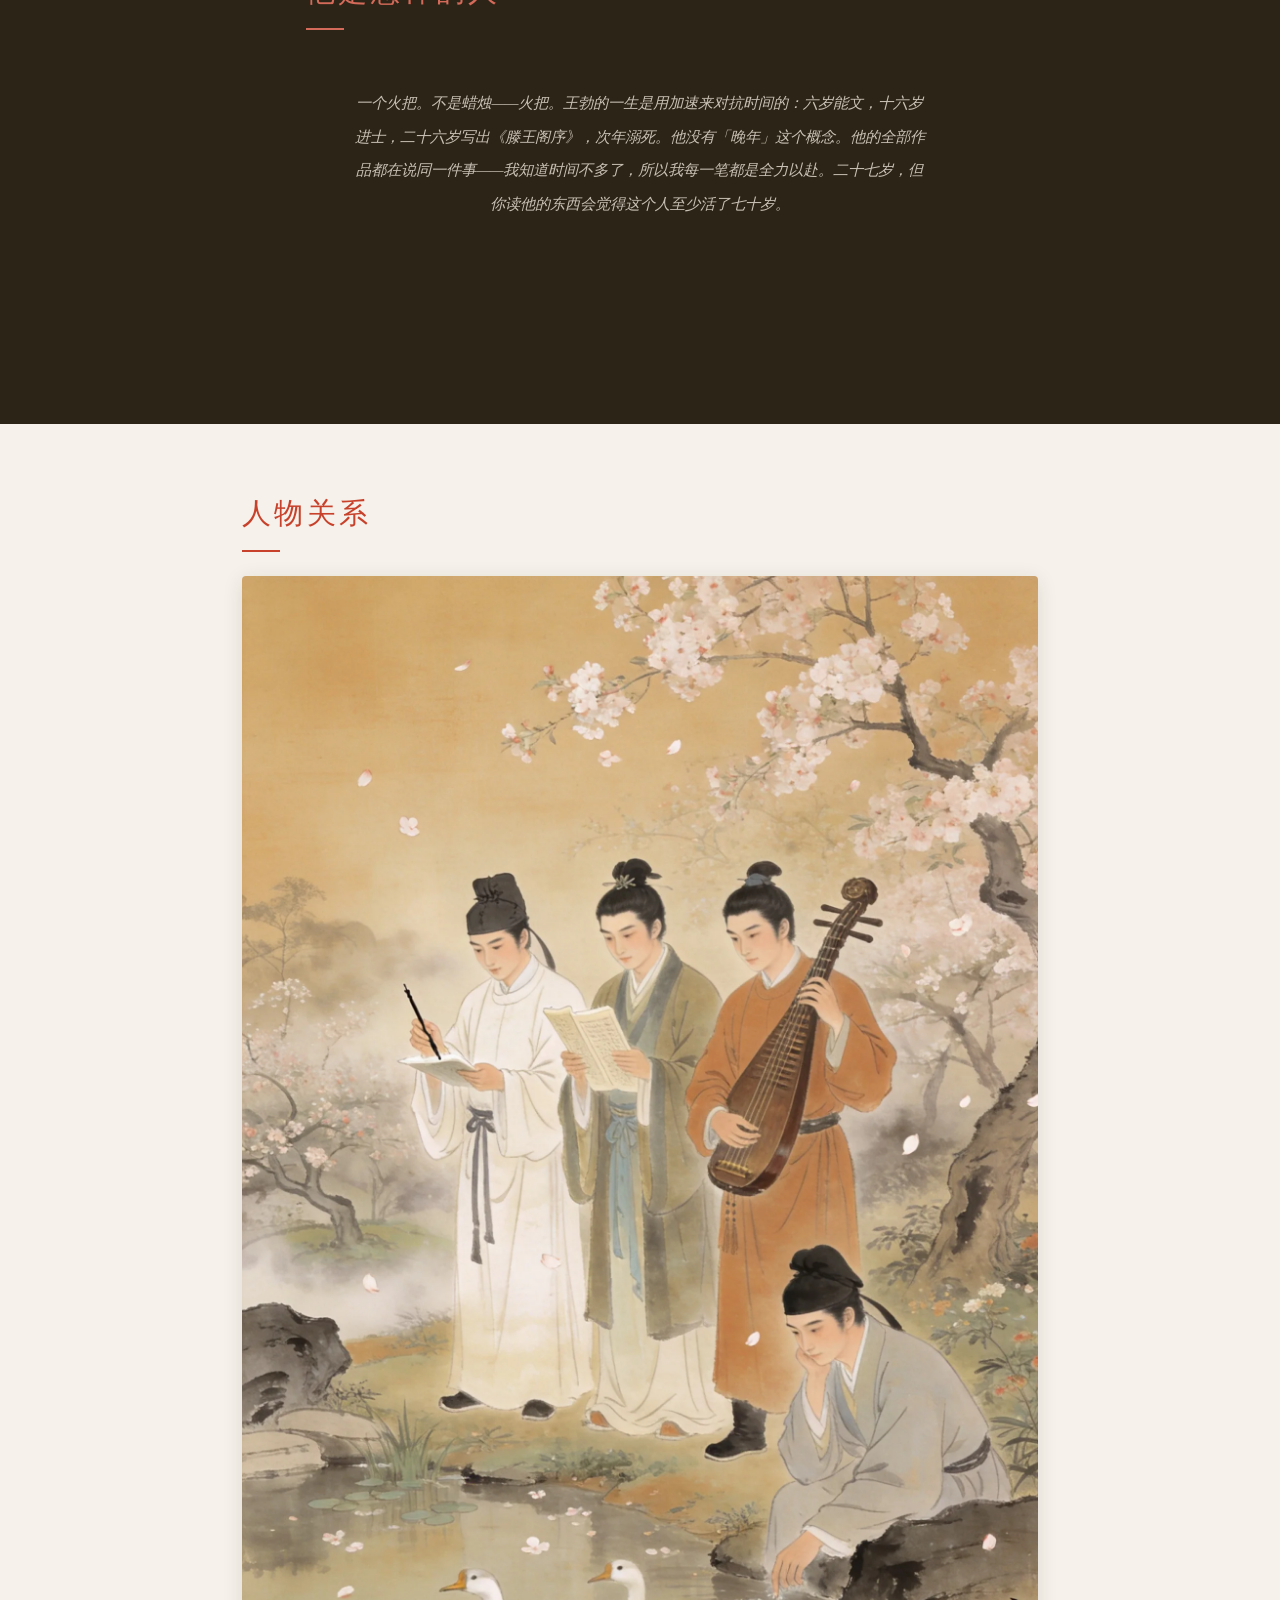
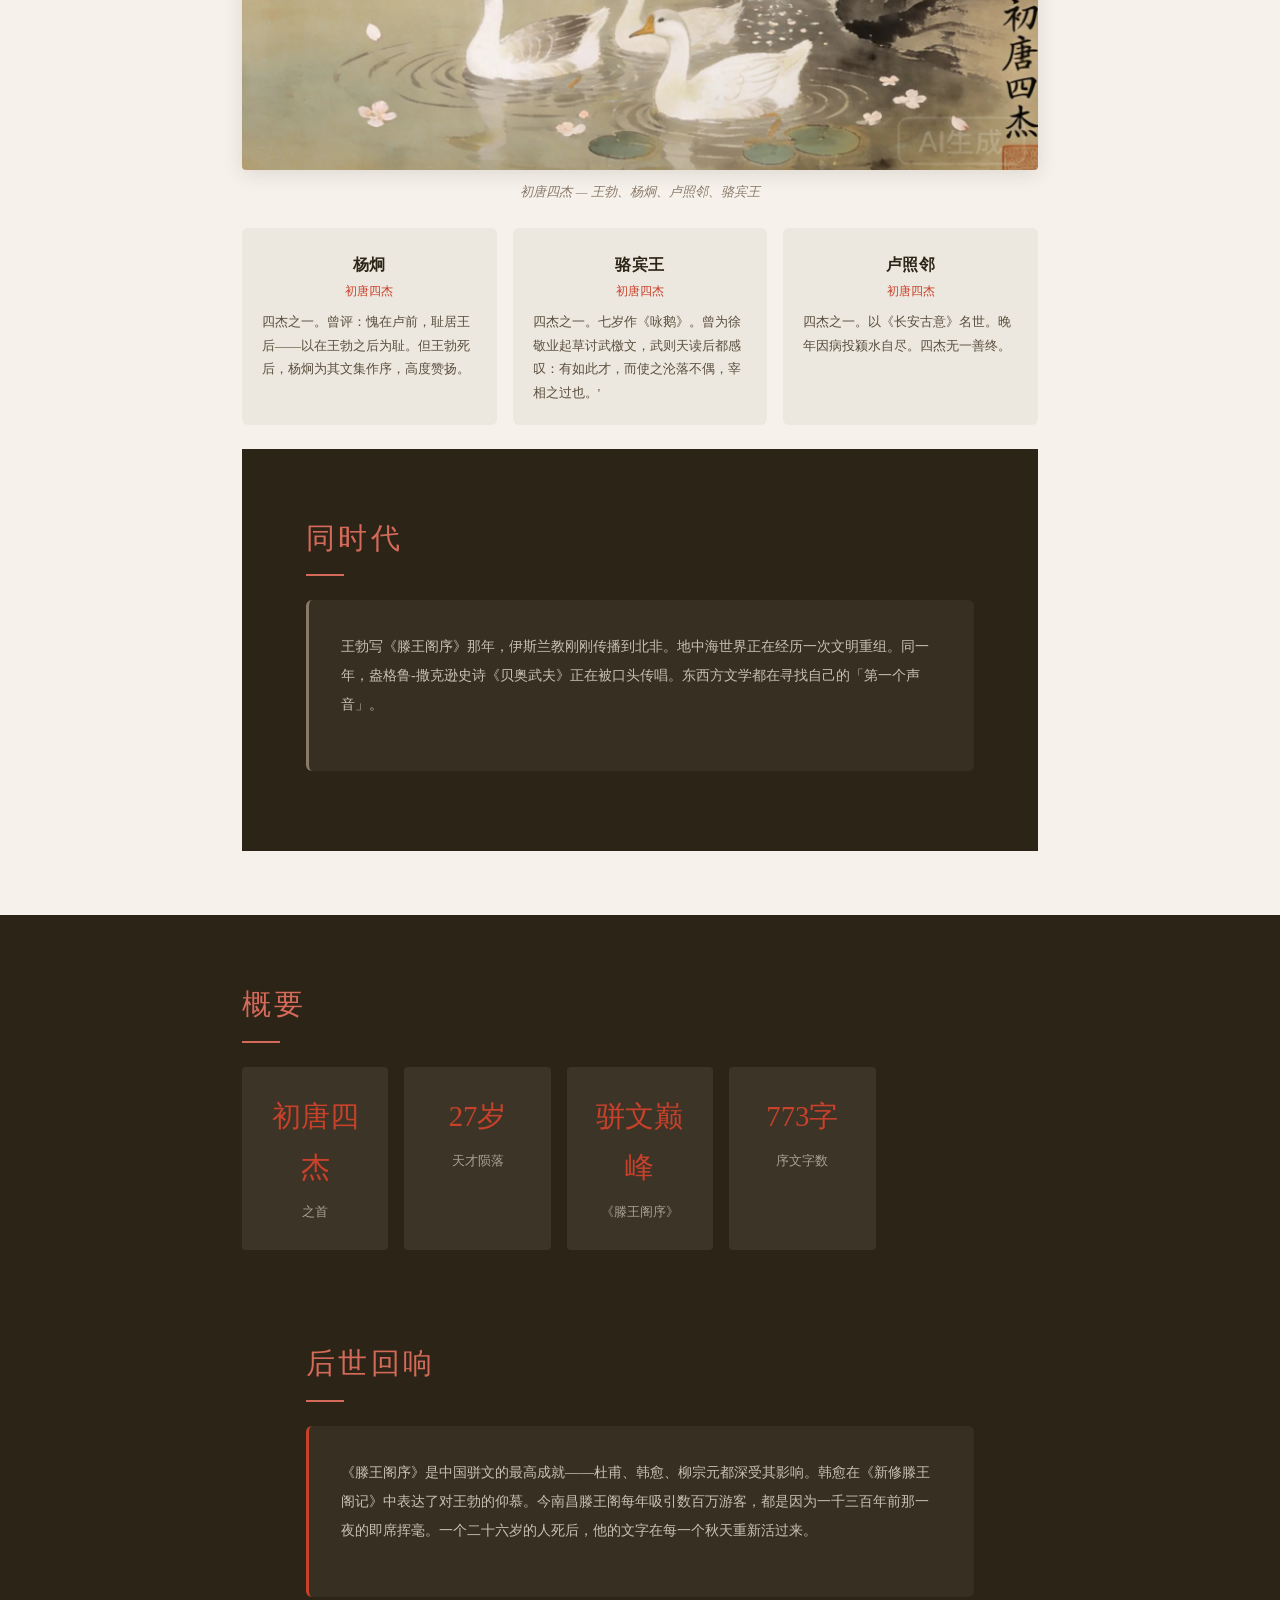
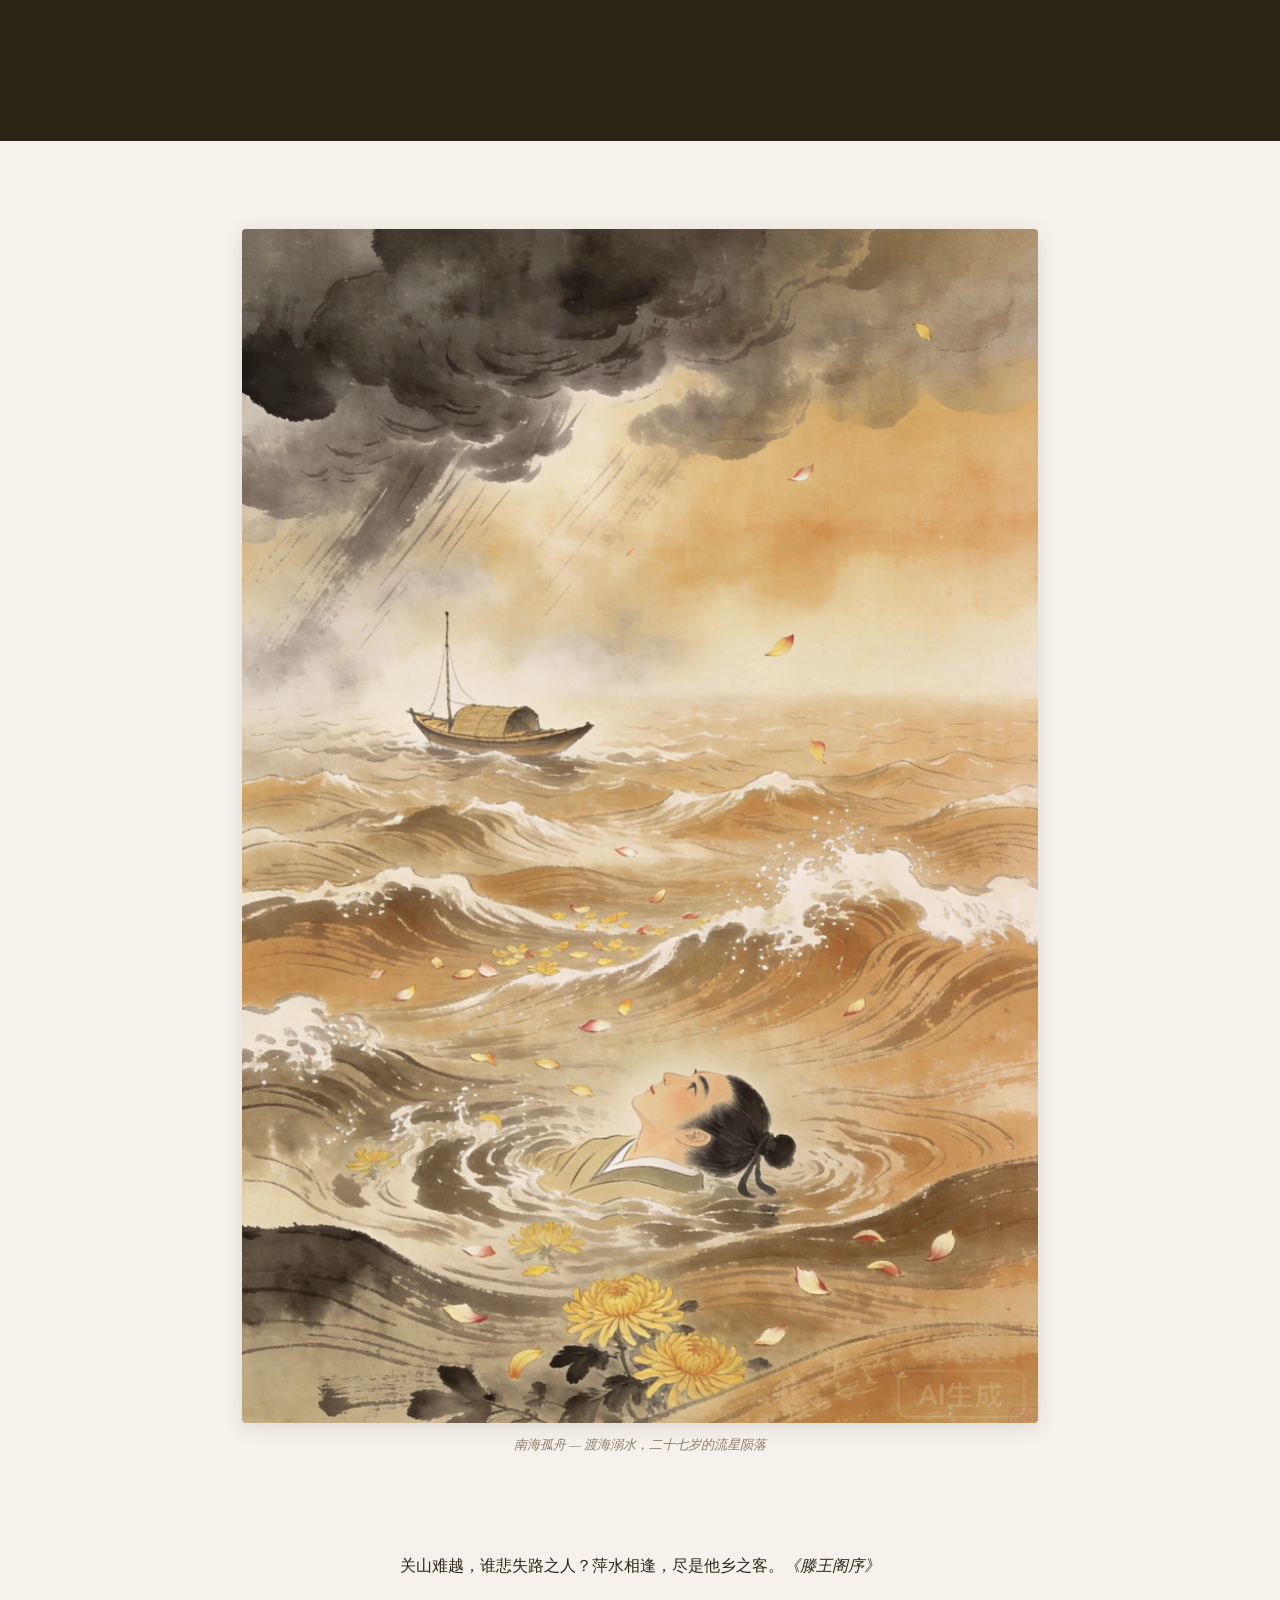
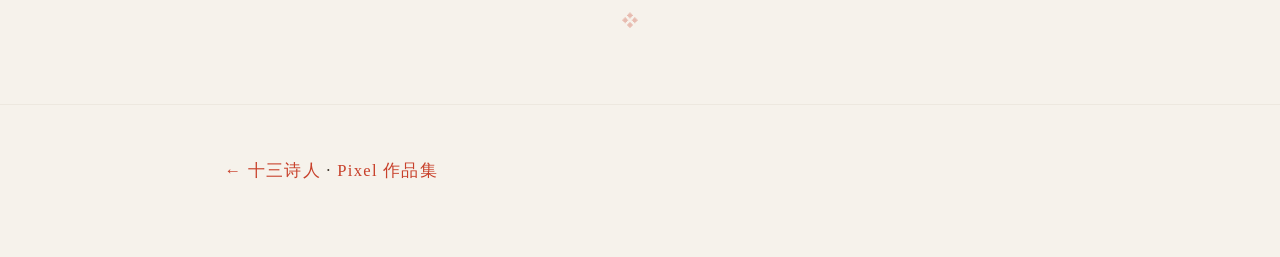
<file: wangbo.html>
<!DOCTYPE html>
<html lang="zh-CN">
<head>
<meta charset="UTF-8"><meta name="viewport" content="width=device-width,initial-scale=1.0,maximum-scale=5.0">
<meta name="theme-color" content="#2c2416">
<meta property="og:image" content="https://jasoneip01-pixel.github.io/chinese-poets/img/wangbo-hero.webp">
<meta property="og:image:width" content="2048">
<meta property="og:image:height" content="2048">
<meta property="og:title" content="王勃 · 十三诗人">
<title>王勃 · 十三诗人</title>
<link rel="preload" href="img/wangbo-hero.webp" as="image">
<link rel="stylesheet" href="shared.css">
</head>
<body>
<nav><div class="inner"><a href="./">← 名录</a><a href="#life">生平</a><a href="#poems">名篇</a><a href="#appreciation">赏读</a><a href="#craft">绝技</a><a href="#start">导读</a><a href="#legacy">回响</a><a href="#stats">概要</a></div></nav>

<div class="hero"><img src="img/wangbo-hero.webp" alt="wangbo" style="position:absolute;inset:0;width:100%;height:100%;object-fit:cover;filter:brightness(.55) saturate(.85)"><div class="hero-overlay"></div><div class="hero-content"><div class="dynasty">初唐</div><h1>王勃</h1><div class="lifespan">650 – 676</div><div class="poem">落霞与孤鹜齐飞<br>秋水共长天一色</div></div></div>

<div class="section" id="life"><div class="section-inner"><h2>生平</h2><div class="timeline"><div class="timeline-item"><div class="timeline-year">650</div><div class="timeline-dot"></div><div class="timeline-text"><h3>生于绛州龙门</h3><p>字子安。祖父王通为隋末大儒。六岁能文，神童。</p></div></div>
<div class="timeline-item"><div class="timeline-year">666</div><div class="timeline-dot"></div><div class="timeline-text"><h3>进士及第</h3><p>十六岁及第，授朝散郎，最年轻朝廷命官。</p></div></div>
<div class="timeline-item"><div class="timeline-year">669</div><div class="timeline-dot"></div><div class="timeline-text"><h3>戏文惹祸</h3><p>戏作《檄英王鸡》触怒高宗，逐出沛王府。</p></div></div>
<div class="timeline-item"><div class="timeline-year">671</div><div class="timeline-dot"></div><div class="timeline-text"><h3>虢州获罪</h3><p>因擅杀官奴获死罪。遇赦但仕途尽毁。</p></div></div>
<div class="timeline-item"><div class="timeline-year">675</div><div class="timeline-dot"></div><div class="timeline-text"><h3>滕王阁传奇</h3><p>途南昌即席挥毫《滕王阁序》。</p></div></div>
<div class="timeline-item"><div class="timeline-year">676</div><div class="timeline-dot"></div><div class="timeline-text"><h3>南海殒命</h3><p>渡海溺水惊悸而卒，年仅二十七岁。</p></div></div>
<div class="section-image"><img src="img/wangbo-scene.webp" alt="生平场景" loading="lazy" class=""><div class="image-caption">滕王阁即席 — 二十六岁的天才一挥而就</div></div>
</div></div></div>

<div class="section section-dark" id="poems">
  <div class="section-header-grad" style="background:linear-gradient(135deg,#4a2a3a80,#2a4a5a80)"></div>
  <div class="section-inner"><h2>传世名篇</h2><div class="section-image"><img src="img/wangbo-poem.webp" alt="名篇意境" loading="lazy" class=""><div class="image-caption">海内存知己 — 杜少府远任蜀州，王勃长亭送别</div></div>
<div class="poetry-grid"><div class="poem-card"><span class="badge">滕王阁序</span><div class="verses">落霞与孤鹜齐飞，秋水共长天一色。<br>渔舟唱晚，响穷彭蠡之滨。</div><div class="source">《滕王阁序》</div></div>
<div class="poem-card"><span class="badge">送杜少府</span><div class="verses">海内存知己，天涯若比邻。<br>无为在歧路，儿女共沾巾。</div><div class="source">《送杜少府之任蜀州》</div></div>
<div class="poem-card"><span class="badge">山中</span><div class="verses">长江悲已滞，万里念将归。<br>况属高风晚，山山黄叶飞。</div><div class="source">《山中》</div></div>
<div class="poem-card"><span class="badge">滕王阁诗</span><div class="verses">阁中帝子今何在？槛外长江空自流。</div><div class="source">《滕王阁诗》</div></div>
<div class="poem-card"><span class="badge">别薛华</span><div class="verses">送送多穷路，遑遑独问津。<br>悲凉千里道，凄断百年身。</div><div class="source">《别薛华》</div></div>
<div class="poem-card"><span class="badge">咏风</span><div class="verses">肃肃凉风生，加我林壑清。</div><div class="source">《咏风》</div></div>
</div></div>
</div>

<div class="section" id="appreciation"><div class="section-inner"><h2>诗词赏读</h2><div class="appreciation-card"><h3>滕王阁序 — 千古第一骈文</h3><p>上元二年（675年），洪州都督阎伯屿重修滕王阁，大宴宾客。本意让女婿孟学士作序以显其才，假意遍请宾客。众人推辞，唯王勃不却，提笔便写。阎怒而退，却命人逐句来报。</p><p>报到「豫章故郡，洪都新府」——阎摇头：「老生常谈」 报到「星分翼轸，地接衡庐」——阎不语。 报到「落霞与孤鹜齐飞，秋水共长天一色」——阎矍然而起：「此真天才，当垂不朽矣！」</p><p>全文773字，骈四俪六而气韵流转，写景、怀古、抒情、言志一气呵成。「关山难越，谁悲失路之人？萍水相逢，尽是他乡之客」——一个二十六岁的天才，在人群中最热闹的时刻，写下了最深的孤独。</p></div><div class="section" id="start"><div class="section-inner"><h2>从哪开始读</h2><div class="reading-card"><p>**从《送杜少府之任蜀州》开始读。** 这是王勃十七岁写下的送别诗，但里面没有一丝少年气——全是成年人的通透：「海内存知己，天涯若比邻」。然后再读《滕王阁序》，你会发现这个十七岁的少年九年后写下了千古第一骈文，然后死了。他的全部作品是一个人在知道自己不会活很久时加速燃烧的证据。</p></div></div></div>
</div></div>

<div class="section section-dark" id="stories"><div class="section-inner"><h2>轶事与典故</h2><div class="anecdote-card"><span class="tag">即席</span><h3>滕王阁一挥而就</h3><p>阎伯屿本意让女婿作序以显其才，假意遍请宾客。唯王勃不却，提笔便写。阎怒而退，命人逐句来报。至「落霞与孤鹜齐飞」时，阎矍然而起：此真天才！'</p></div>
<div class="anecdote-card"><span class="tag">悲剧</span><h3>二十七岁的流星</h3><p>王勃的一生像一个被加速的剧本：六岁能文、十六岁进士、二十六岁写《滕王阁序》、次年溺水而亡。他用二十七年把别人七十年的才华都烧完了。</p></div>
</div></div>

<div class="section section-dark" id="craft"><div class="section-inner"><h2>创作绝技</h2><div class="craft-card"><h3>骈文提速 — 让僵死的文体重新呼吸</h3><p>骈文在六朝末已走向僵化——四六对仗、堆砌典故、死气沉沉。王勃用《滕王阁序》做了一件事：把叙事速度重新注入骈文。「落霞与孤鹜齐飞，秋水共长天一色」——十个字，四个意象，一次呼吸的时间读完，却让人看见了整个宇宙的运动。他不是在写骈文，他是在让骈文重新学会奔跑。</p></div><div class="section" id="who"><div class="section-inner"><h2>他是怎样的人</h2><div class="who-card"><p>一个火把。不是蜡烛——火把。王勃的一生是用加速来对抗时间的：六岁能文，十六岁进士，二十六岁写出《滕王阁序》，次年溺死。他没有「晚年」这个概念。他的全部作品都在说同一件事——我知道时间不多了，所以我每一笔都是全力以赴。二十七岁，但你读他的东西会觉得这个人至少活了七十岁。</p></div></div></div>
</div></div>
<div class="section" id="people"><div class="section-inner"><h2>人物关系</h2><div class="section-image"><img src="img/wangbo-figures.webp" alt="人物群像" loading="lazy" class=""><div class="image-caption">初唐四杰 — 王勃、杨炯、卢照邻、骆宾王</div></div>
<div class="people-grid"><div class="profile-card"><h3>杨炯</h3><div class="sub">初唐四杰</div><p>四杰之一。曾评：愧在卢前，耻居王后——以在王勃之后为耻。但王勃死后，杨炯为其文集作序，高度赞扬。</p></div>
<div class="profile-card"><h3>骆宾王</h3><div class="sub">初唐四杰</div><p>四杰之一。七岁作《咏鹅》。曾为徐敬业起草讨武檄文，武则天读后都感叹：有如此才，而使之沦落不偶，宰相之过也。'</p></div>
<div class="profile-card"><h3>卢照邻</h3><div class="sub">初唐四杰</div><p>四杰之一。以《长安古意》名世。晚年因病投颍水自尽。四杰无一善终。</p></div>
</div><div class="section section-dark" id="era"><div class="section-inner"><h2>同时代</h2><div class="era-card"><p>王勃写《滕王阁序》那年，伊斯兰教刚刚传播到北非。地中海世界正在经历一次文明重组。同一年，盎格鲁-撒克逊史诗《贝奥武夫》正在被口头传唱。东西方文学都在寻找自己的「第一个声音」。</p></div></div></div>
</div></div>

<div class="section section-dark" id="stats"><div class="section-inner"><h2>概要</h2><div class="attributes"><div class="attribute"><span class="num">初唐四杰</span><span class="label">之首</span></div>
<div class="attribute"><span class="num">27岁</span><span class="label">天才陨落</span></div>
<div class="attribute"><span class="num">骈文巅峰</span><span class="label">《滕王阁序》</span></div>
<div class="attribute"><span class="num">773字</span><span class="label">序文字数</span></div>
</div><div class="section" id="legacy"><div class="section-inner"><h2>后世回响</h2><div class="legacy-card"><p>《滕王阁序》是中国骈文的最高成就——杜甫、韩愈、柳宗元都深受其影响。韩愈在《新修滕王阁记》中表达了对王勃的仰慕。今南昌滕王阁每年吸引数百万游客，都是因为一千三百年前那一夜的即席挥毫。一个二十六岁的人死后，他的文字在每一个秋天重新活过来。</p></div></div></div>
</div></div>

<div class="section quote-section"><div class="section-inner"><div class="section-image"><img src="img/wangbo-closing.webp" alt="收尾" loading="lazy" class=""><div class="image-caption">南海孤舟 — 渡海溺水，二十七岁的流星陨落</div><div class="big-quote"></div>
关山难越，谁悲失路之人？萍水相逢，尽是他乡之客。<cite>《滕王阁序》</cite></div><div class="ornament">❖</div></div></div>

<footer><p><a href="./">← 十三诗人</a> · <a href="https://jasoneip01-pixel.github.io/">Pixel 作品集</a></p></footer>
<button class="back-top" id="back-top">↑</button>
<script src="shared.js"></script>
</body></html>
</file>
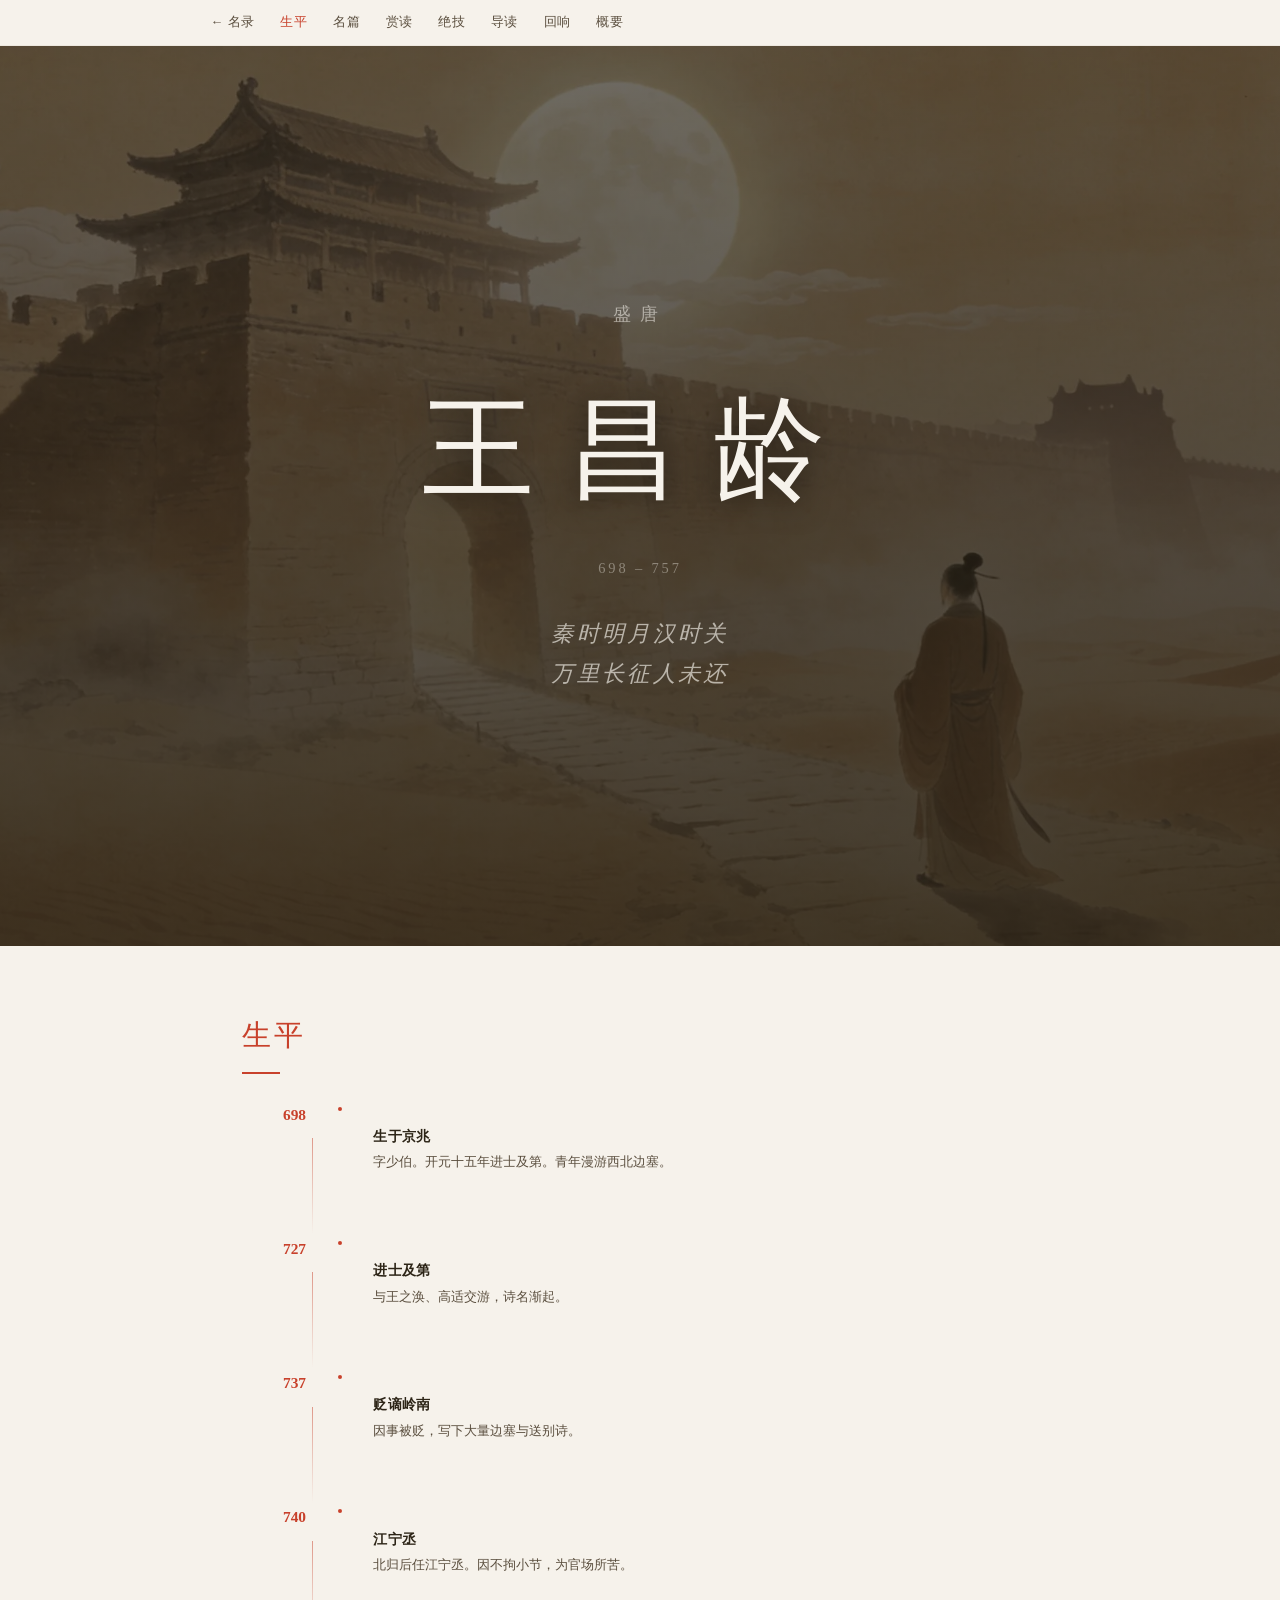
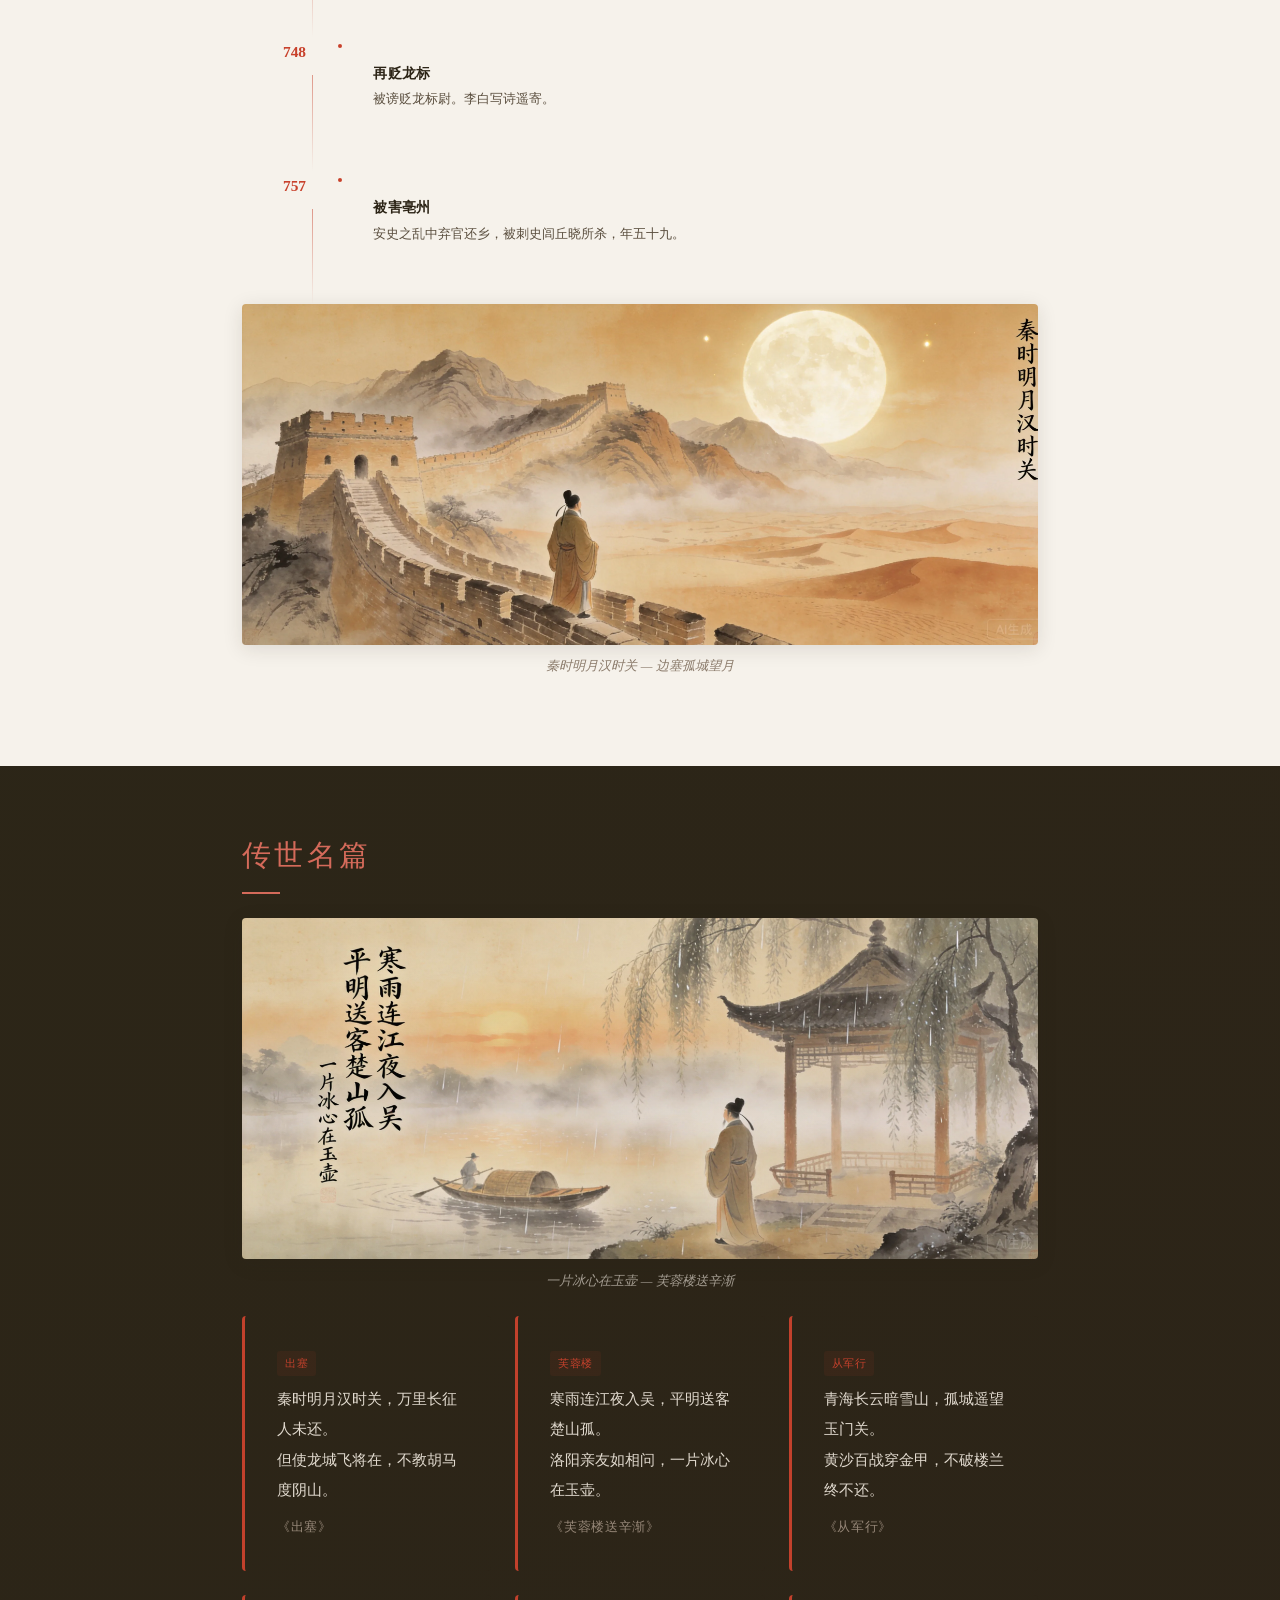
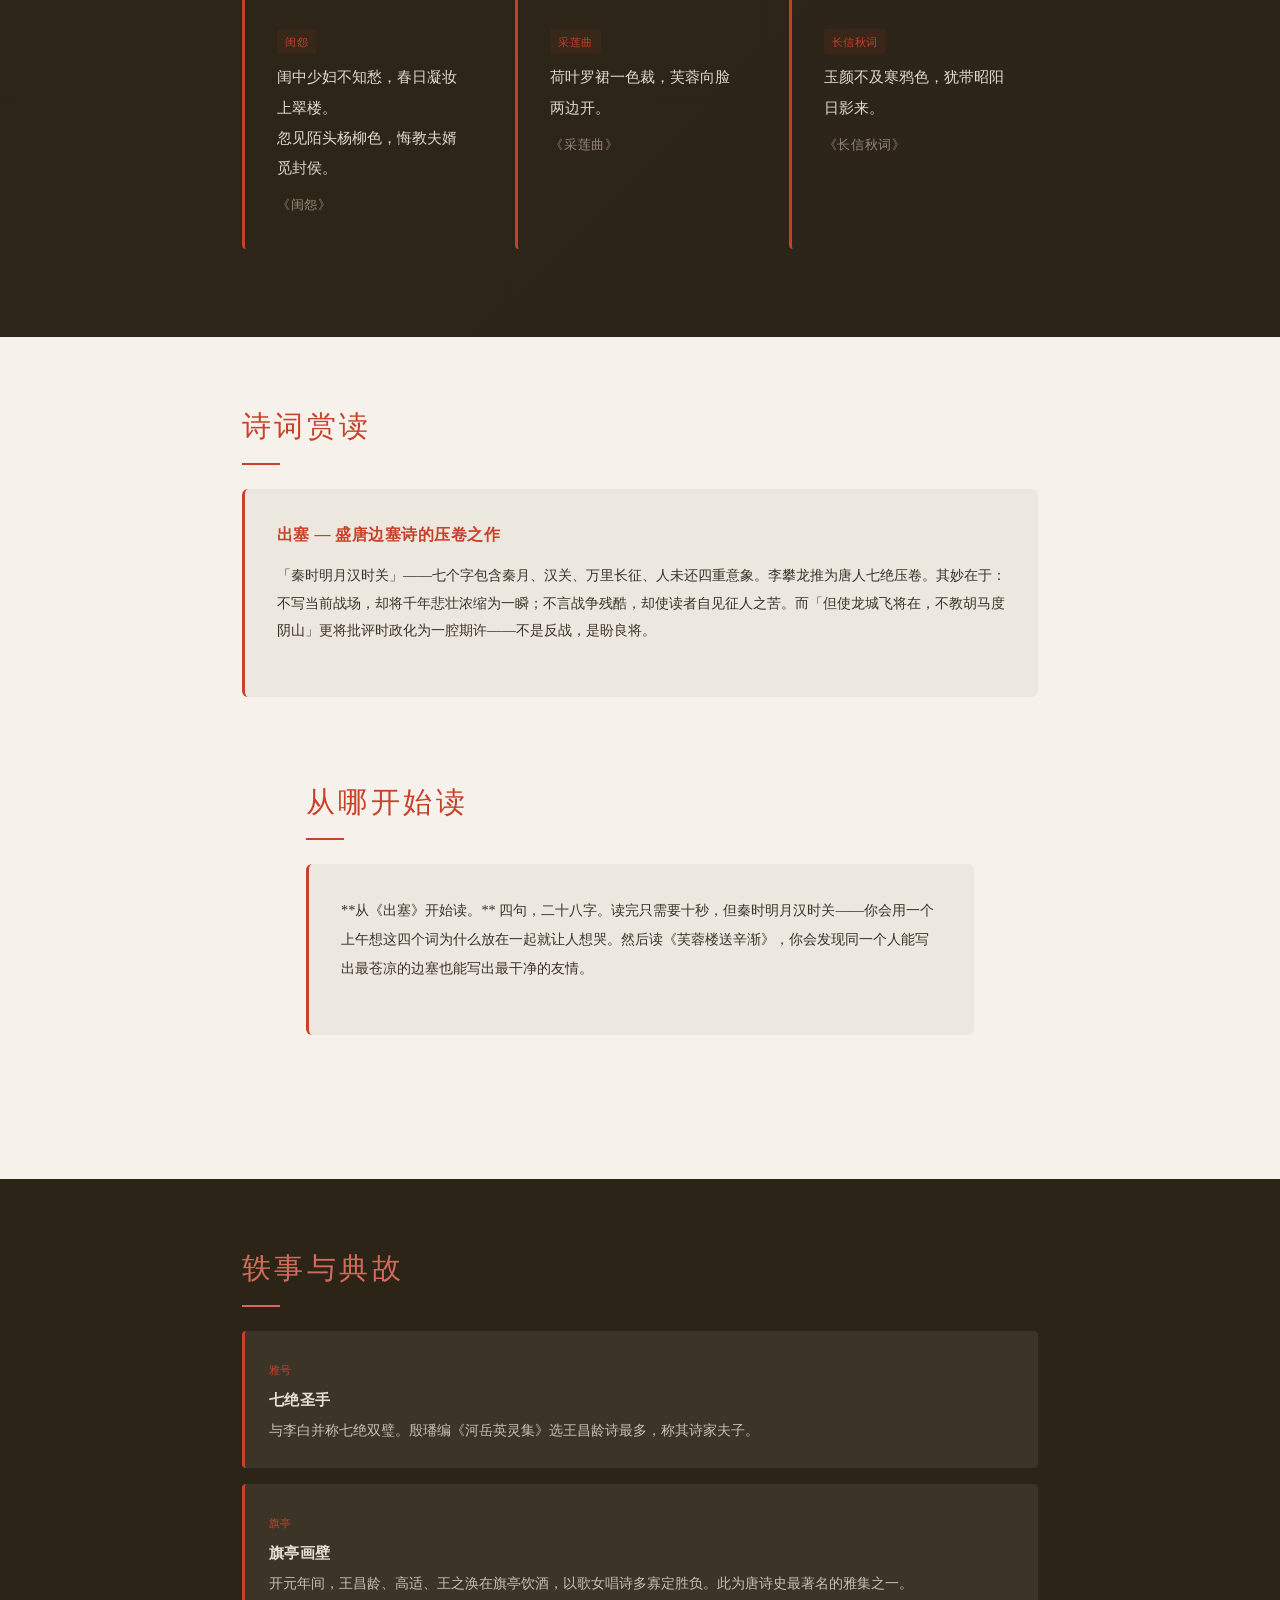
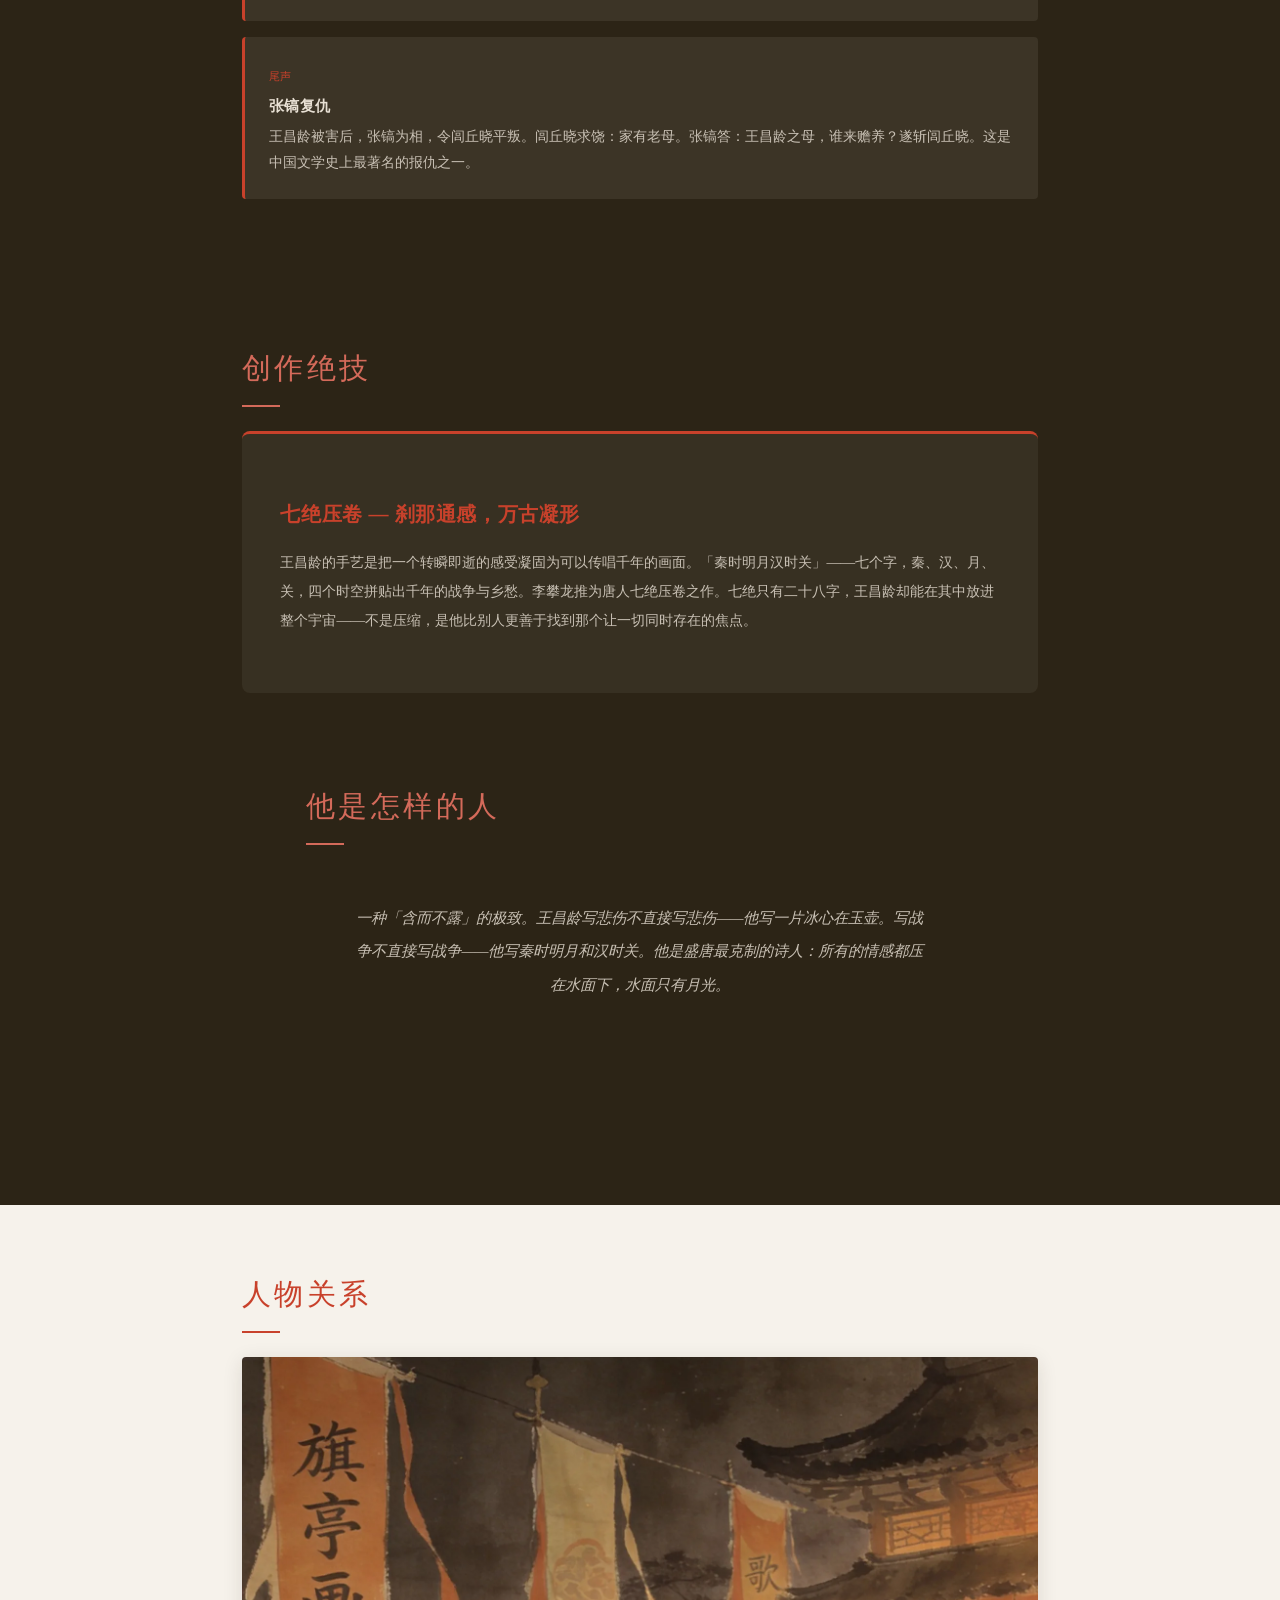
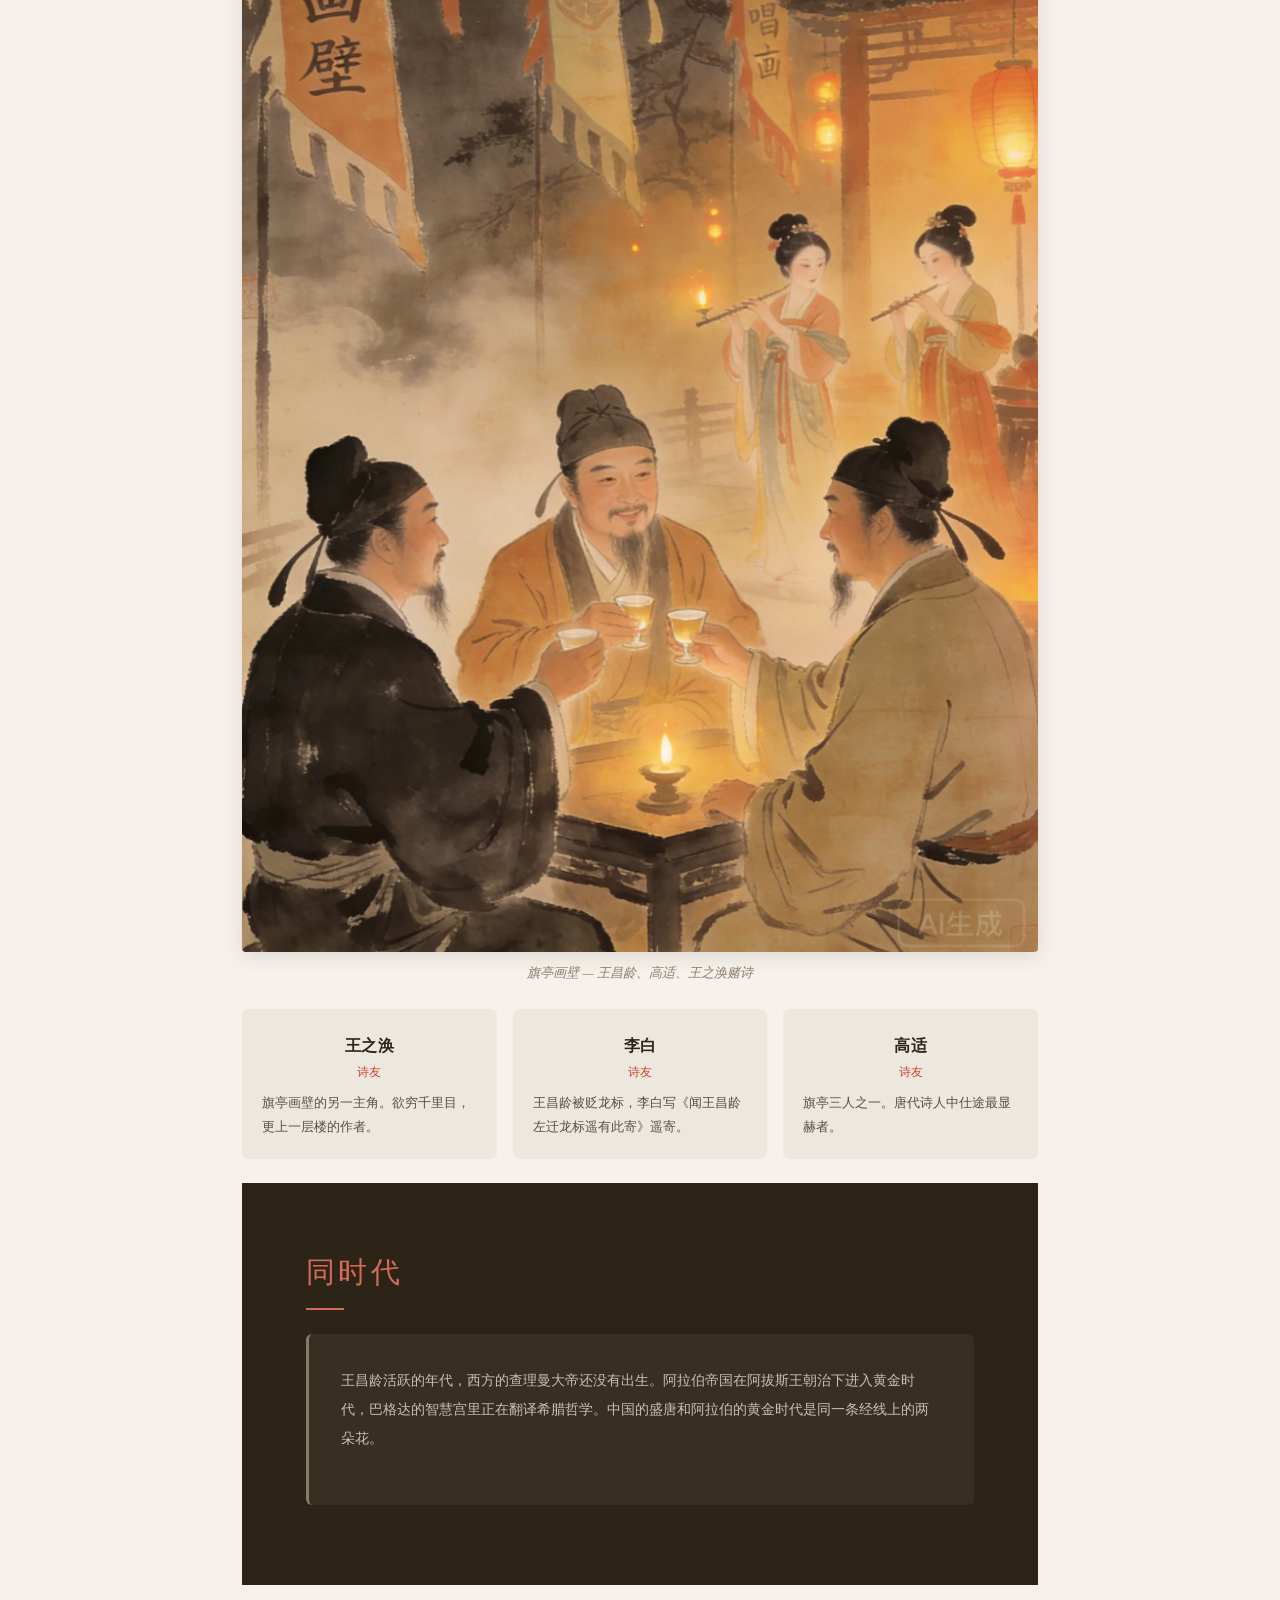
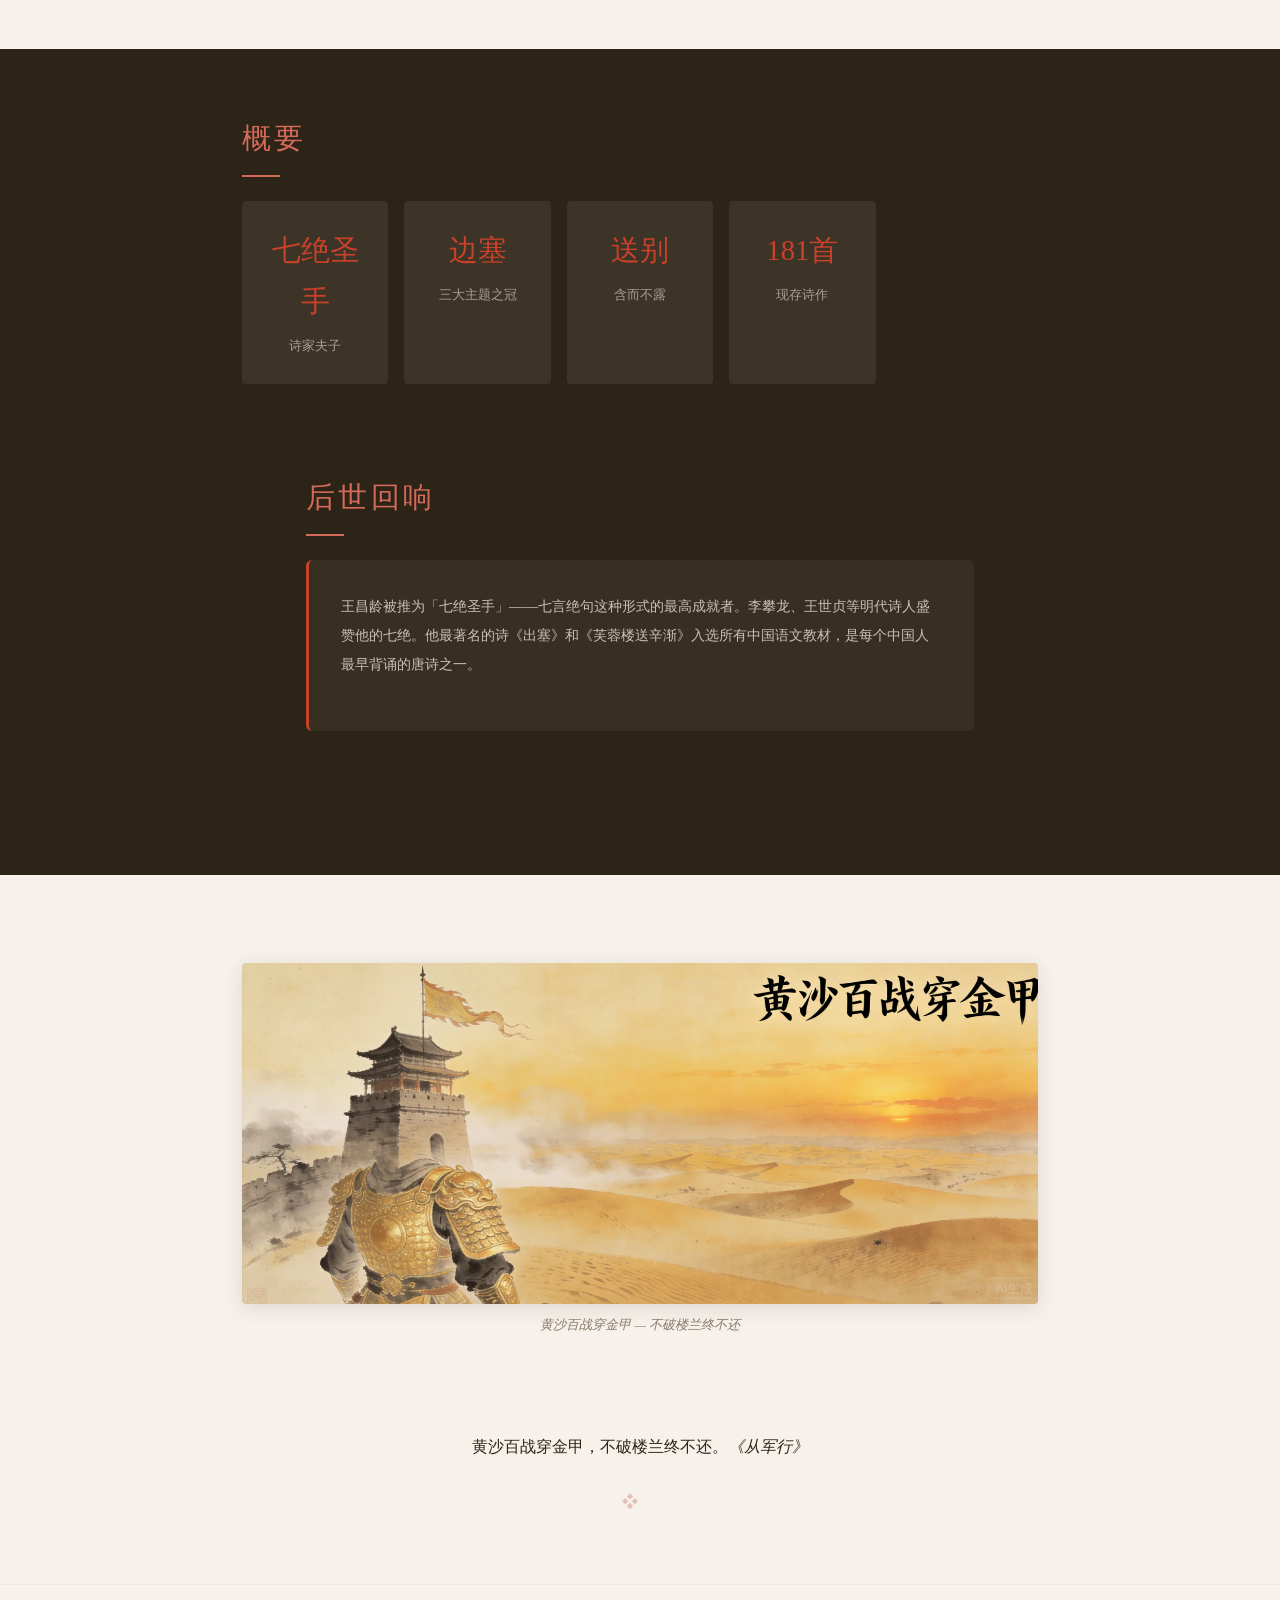
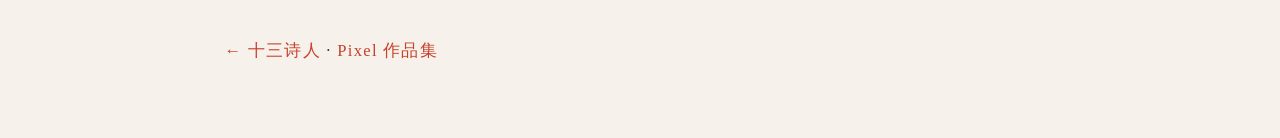
<file: wangchangling.html>
<!DOCTYPE html>
<html lang="zh-CN">
<head>
<meta charset="UTF-8"><meta name="viewport" content="width=device-width,initial-scale=1.0,maximum-scale=5.0">
<meta name="theme-color" content="#2c2416">
<meta property="og:image" content="https://jasoneip01-pixel.github.io/chinese-poets/img/wangchangling-hero.webp">
<meta property="og:image:width" content="2048">
<meta property="og:image:height" content="2048">
<meta property="og:title" content="王昌龄 · 十三诗人">
<title>王昌龄 · 十三诗人</title>
<link rel="preload" href="img/wangchangling-hero.webp" as="image">
<link rel="stylesheet" href="shared.css">
</head>
<body>
<nav><div class="inner"><a href="./">← 名录</a><a href="#life">生平</a><a href="#poems">名篇</a><a href="#appreciation">赏读</a><a href="#craft">绝技</a><a href="#start">导读</a><a href="#legacy">回响</a><a href="#stats">概要</a></div></nav>

<div class="hero"><img src="img/wangchangling-hero.webp" alt="wangchangling" style="position:absolute;inset:0;width:100%;height:100%;object-fit:cover;filter:brightness(.55) saturate(.85)"><div class="hero-overlay"></div><div class="hero-content"><div class="dynasty">盛唐</div><h1>王昌龄</h1><div class="lifespan">698 – 757</div><div class="poem">秦时明月汉时关<br>万里长征人未还</div></div></div>

<div class="section" id="life"><div class="section-inner"><h2>生平</h2><div class="timeline"><div class="timeline-item"><div class="timeline-year">698</div><div class="timeline-dot"></div><div class="timeline-text"><h3>生于京兆</h3><p>字少伯。开元十五年进士及第。青年漫游西北边塞。</p></div></div>
<div class="timeline-item"><div class="timeline-year">727</div><div class="timeline-dot"></div><div class="timeline-text"><h3>进士及第</h3><p>与王之涣、高适交游，诗名渐起。</p></div></div>
<div class="timeline-item"><div class="timeline-year">737</div><div class="timeline-dot"></div><div class="timeline-text"><h3>贬谪岭南</h3><p>因事被贬，写下大量边塞与送别诗。</p></div></div>
<div class="timeline-item"><div class="timeline-year">740</div><div class="timeline-dot"></div><div class="timeline-text"><h3>江宁丞</h3><p>北归后任江宁丞。因不拘小节，为官场所苦。</p></div></div>
<div class="timeline-item"><div class="timeline-year">748</div><div class="timeline-dot"></div><div class="timeline-text"><h3>再贬龙标</h3><p>被谤贬龙标尉。李白写诗遥寄。</p></div></div>
<div class="timeline-item"><div class="timeline-year">757</div><div class="timeline-dot"></div><div class="timeline-text"><h3>被害亳州</h3><p>安史之乱中弃官还乡，被刺史闾丘晓所杀，年五十九。</p></div></div>
<div class="section-image"><img src="img/wangchangling-scene.webp" alt="生平场景" loading="lazy" class=""><div class="image-caption">秦时明月汉时关 — 边塞孤城望月</div></div>
</div></div></div>

<div class="section section-dark" id="poems">
  <div class="section-header-grad" style="background:linear-gradient(135deg,#2a4a3a80,#3a2a4a80)"></div>
  <div class="section-inner"><h2>传世名篇</h2><div class="section-image"><img src="img/wangchangling-poem.webp" alt="名篇意境" loading="lazy" class=""><div class="image-caption">一片冰心在玉壶 — 芙蓉楼送辛渐</div></div>
<div class="poetry-grid"><div class="poem-card"><span class="badge">出塞</span><div class="verses">秦时明月汉时关，万里长征人未还。<br>但使龙城飞将在，不教胡马度阴山。</div><div class="source">《出塞》</div></div>
<div class="poem-card"><span class="badge">芙蓉楼</span><div class="verses">寒雨连江夜入吴，平明送客楚山孤。<br>洛阳亲友如相问，一片冰心在玉壶。</div><div class="source">《芙蓉楼送辛渐》</div></div>
<div class="poem-card"><span class="badge">从军行</span><div class="verses">青海长云暗雪山，孤城遥望玉门关。<br>黄沙百战穿金甲，不破楼兰终不还。</div><div class="source">《从军行》</div></div>
<div class="poem-card"><span class="badge">闺怨</span><div class="verses">闺中少妇不知愁，春日凝妆上翠楼。<br>忽见陌头杨柳色，悔教夫婿觅封侯。</div><div class="source">《闺怨》</div></div>
<div class="poem-card"><span class="badge">采莲曲</span><div class="verses">荷叶罗裙一色裁，芙蓉向脸两边开。</div><div class="source">《采莲曲》</div></div>
<div class="poem-card"><span class="badge">长信秋词</span><div class="verses">玉颜不及寒鸦色，犹带昭阳日影来。</div><div class="source">《长信秋词》</div></div>
</div></div>
</div>

<div class="section" id="appreciation"><div class="section-inner"><h2>诗词赏读</h2><div class="appreciation-card"><h3>出塞 — 盛唐边塞诗的压卷之作</h3><p>「秦时明月汉时关」——七个字包含秦月、汉关、万里长征、人未还四重意象。李攀龙推为唐人七绝压卷。其妙在于：不写当前战场，却将千年悲壮浓缩为一瞬；不言战争残酷，却使读者自见征人之苦。而「但使龙城飞将在，不教胡马度阴山」更将批评时政化为一腔期许——不是反战，是盼良将。</p></div><div class="section" id="start"><div class="section-inner"><h2>从哪开始读</h2><div class="reading-card"><p>**从《出塞》开始读。** 四句，二十八字。读完只需要十秒，但秦时明月汉时关——你会用一个上午想这四个词为什么放在一起就让人想哭。然后读《芙蓉楼送辛渐》，你会发现同一个人能写出最苍凉的边塞也能写出最干净的友情。</p></div></div></div>
</div></div>

<div class="section section-dark" id="stories"><div class="section-inner"><h2>轶事与典故</h2><div class="anecdote-card"><span class="tag">雅号</span><h3>七绝圣手</h3><p>与李白并称七绝双璧。殷璠编《河岳英灵集》选王昌龄诗最多，称其诗家夫子。</p></div>
<div class="anecdote-card"><span class="tag">旗亭</span><h3>旗亭画壁</h3><p>开元年间，王昌龄、高适、王之涣在旗亭饮酒，以歌女唱诗多寡定胜负。此为唐诗史最著名的雅集之一。</p></div>
<div class="anecdote-card"><span class="tag">尾声</span><h3>张镐复仇</h3><p>王昌龄被害后，张镐为相，令闾丘晓平叛。闾丘晓求饶：家有老母。张镐答：王昌龄之母，谁来赡养？遂斩闾丘晓。这是中国文学史上最著名的报仇之一。</p></div>
</div></div>

<div class="section section-dark" id="craft"><div class="section-inner"><h2>创作绝技</h2><div class="craft-card"><h3>七绝压卷 — 刹那通感，万古凝形</h3><p>王昌龄的手艺是把一个转瞬即逝的感受凝固为可以传唱千年的画面。「秦时明月汉时关」——七个字，秦、汉、月、关，四个时空拼贴出千年的战争与乡愁。李攀龙推为唐人七绝压卷之作。七绝只有二十八字，王昌龄却能在其中放进整个宇宙——不是压缩，是他比别人更善于找到那个让一切同时存在的焦点。</p></div><div class="section" id="who"><div class="section-inner"><h2>他是怎样的人</h2><div class="who-card"><p>一种「含而不露」的极致。王昌龄写悲伤不直接写悲伤——他写一片冰心在玉壶。写战争不直接写战争——他写秦时明月和汉时关。他是盛唐最克制的诗人：所有的情感都压在水面下，水面只有月光。</p></div></div></div>
</div></div>
<div class="section" id="people"><div class="section-inner"><h2>人物关系</h2><div class="section-image"><img src="img/wangchangling-figures.webp" alt="人物群像" loading="lazy" class=""><div class="image-caption">旗亭画壁 — 王昌龄、高适、王之涣赌诗</div></div>
<div class="people-grid"><div class="profile-card"><h3>王之涣</h3><div class="sub">诗友</div><p>旗亭画壁的另一主角。欲穷千里目，更上一层楼的作者。</p></div>
<div class="profile-card"><h3>李白</h3><div class="sub">诗友</div><p>王昌龄被贬龙标，李白写《闻王昌龄左迁龙标遥有此寄》遥寄。</p></div>
<div class="profile-card"><h3>高适</h3><div class="sub">诗友</div><p>旗亭三人之一。唐代诗人中仕途最显赫者。</p></div>
</div><div class="section section-dark" id="era"><div class="section-inner"><h2>同时代</h2><div class="era-card"><p>王昌龄活跃的年代，西方的查理曼大帝还没有出生。阿拉伯帝国在阿拔斯王朝治下进入黄金时代，巴格达的智慧宫里正在翻译希腊哲学。中国的盛唐和阿拉伯的黄金时代是同一条经线上的两朵花。</p></div></div></div>
</div></div>

<div class="section section-dark" id="stats"><div class="section-inner"><h2>概要</h2><div class="attributes"><div class="attribute"><span class="num">七绝圣手</span><span class="label">诗家夫子</span></div>
<div class="attribute"><span class="num">边塞</span><span class="label">三大主题之冠</span></div>
<div class="attribute"><span class="num">送别</span><span class="label">含而不露</span></div>
<div class="attribute"><span class="num">181首</span><span class="label">现存诗作</span></div>
</div><div class="section" id="legacy"><div class="section-inner"><h2>后世回响</h2><div class="legacy-card"><p>王昌龄被推为「七绝圣手」——七言绝句这种形式的最高成就者。李攀龙、王世贞等明代诗人盛赞他的七绝。他最著名的诗《出塞》和《芙蓉楼送辛渐》入选所有中国语文教材，是每个中国人最早背诵的唐诗之一。</p></div></div></div>
</div></div>

<div class="section quote-section"><div class="section-inner"><div class="section-image"><img src="img/wangchangling-closing.webp" alt="收尾" loading="lazy" class=""><div class="image-caption">黄沙百战穿金甲 — 不破楼兰终不还</div><div class="big-quote"></div>
黄沙百战穿金甲，不破楼兰终不还。<cite>《从军行》</cite></div><div class="ornament">❖</div></div></div>

<footer><p><a href="./">← 十三诗人</a> · <a href="https://jasoneip01-pixel.github.io/">Pixel 作品集</a></p></footer>
<button class="back-top" id="back-top">↑</button>
<script src="shared.js"></script>
</body></html>
</file>
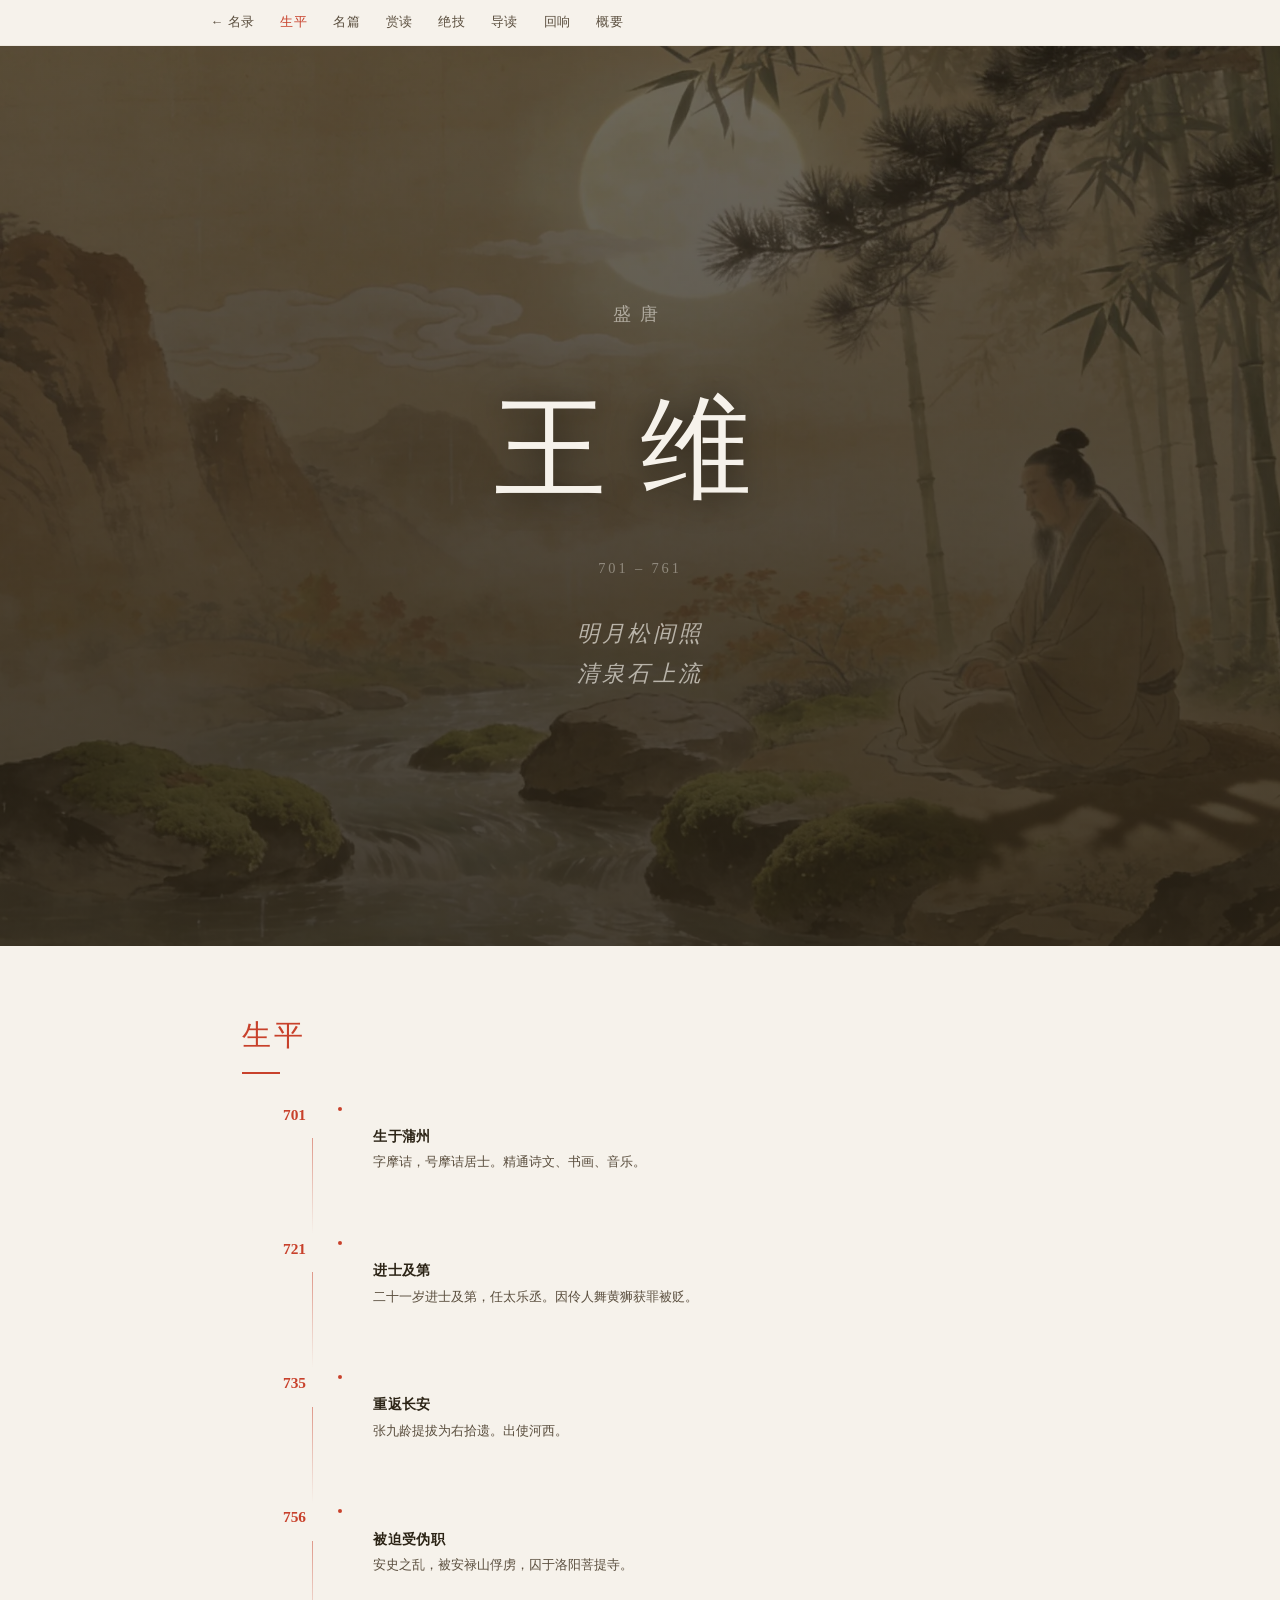
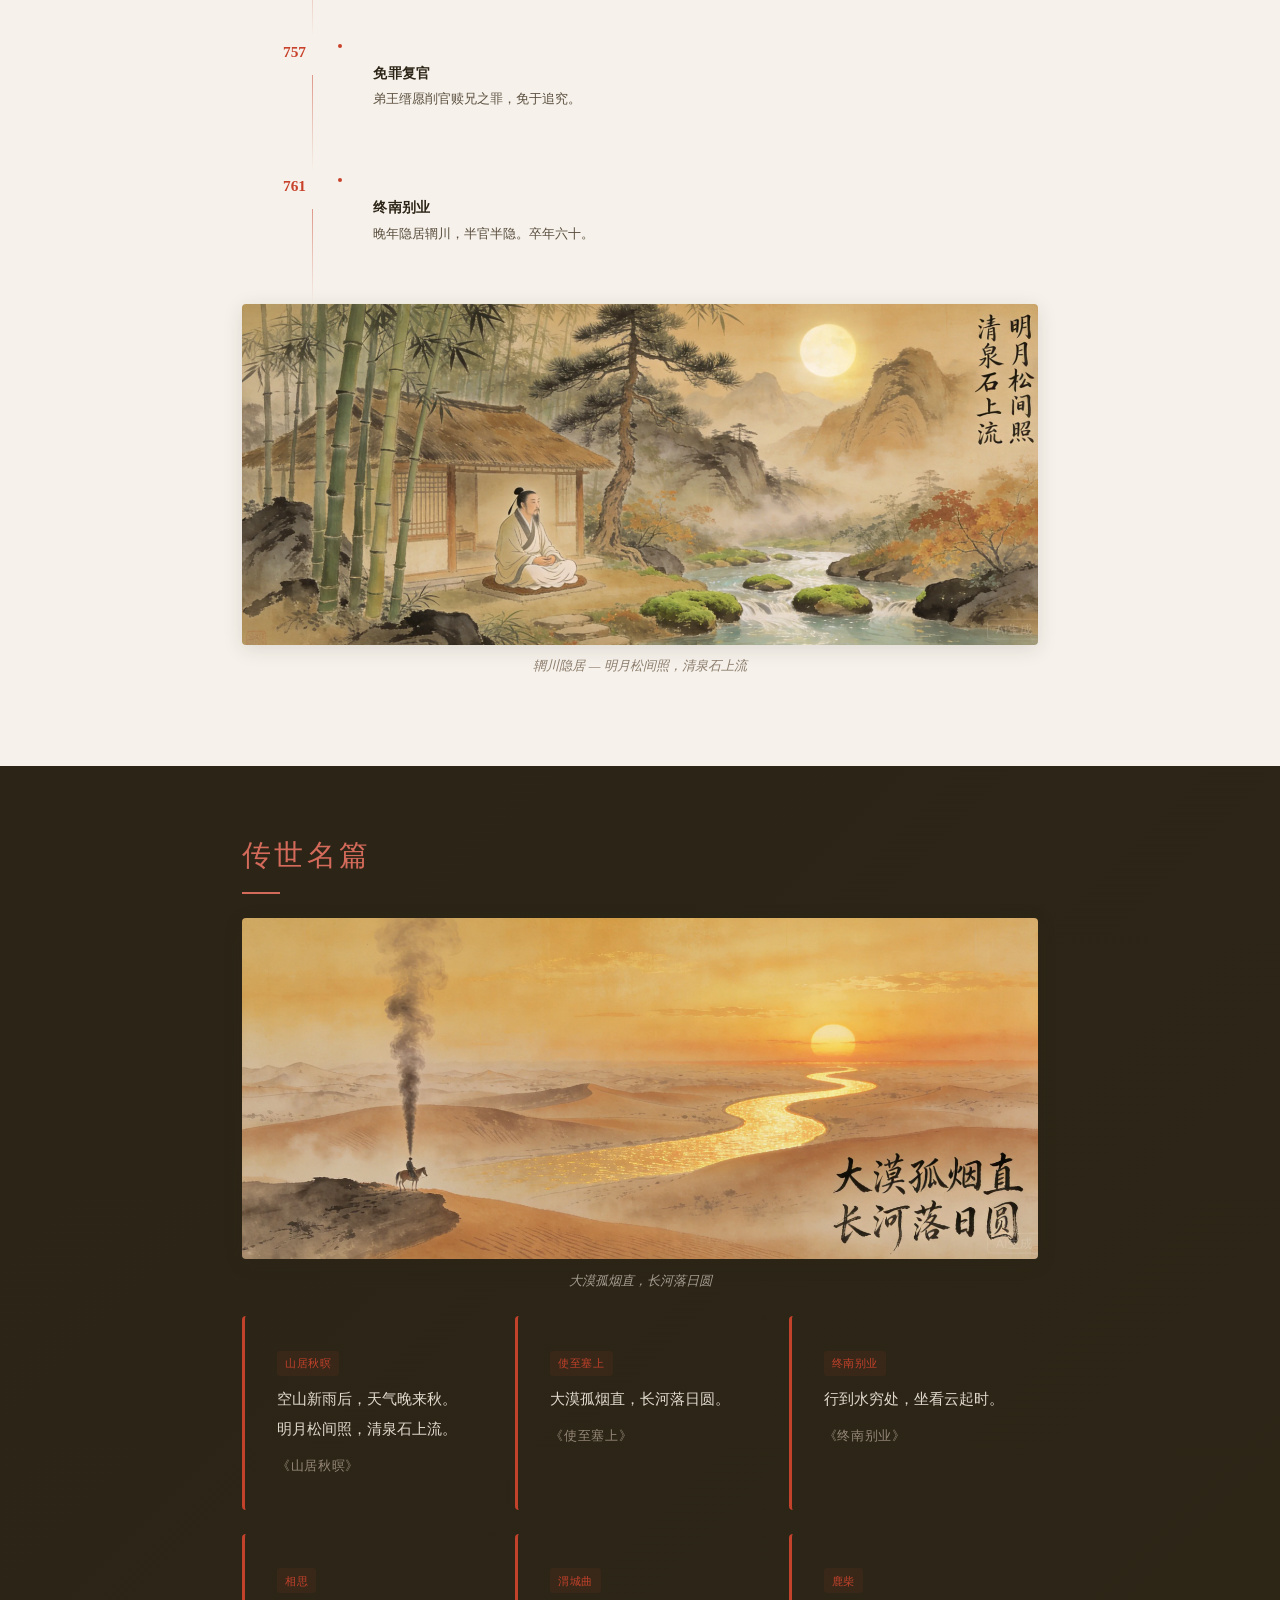
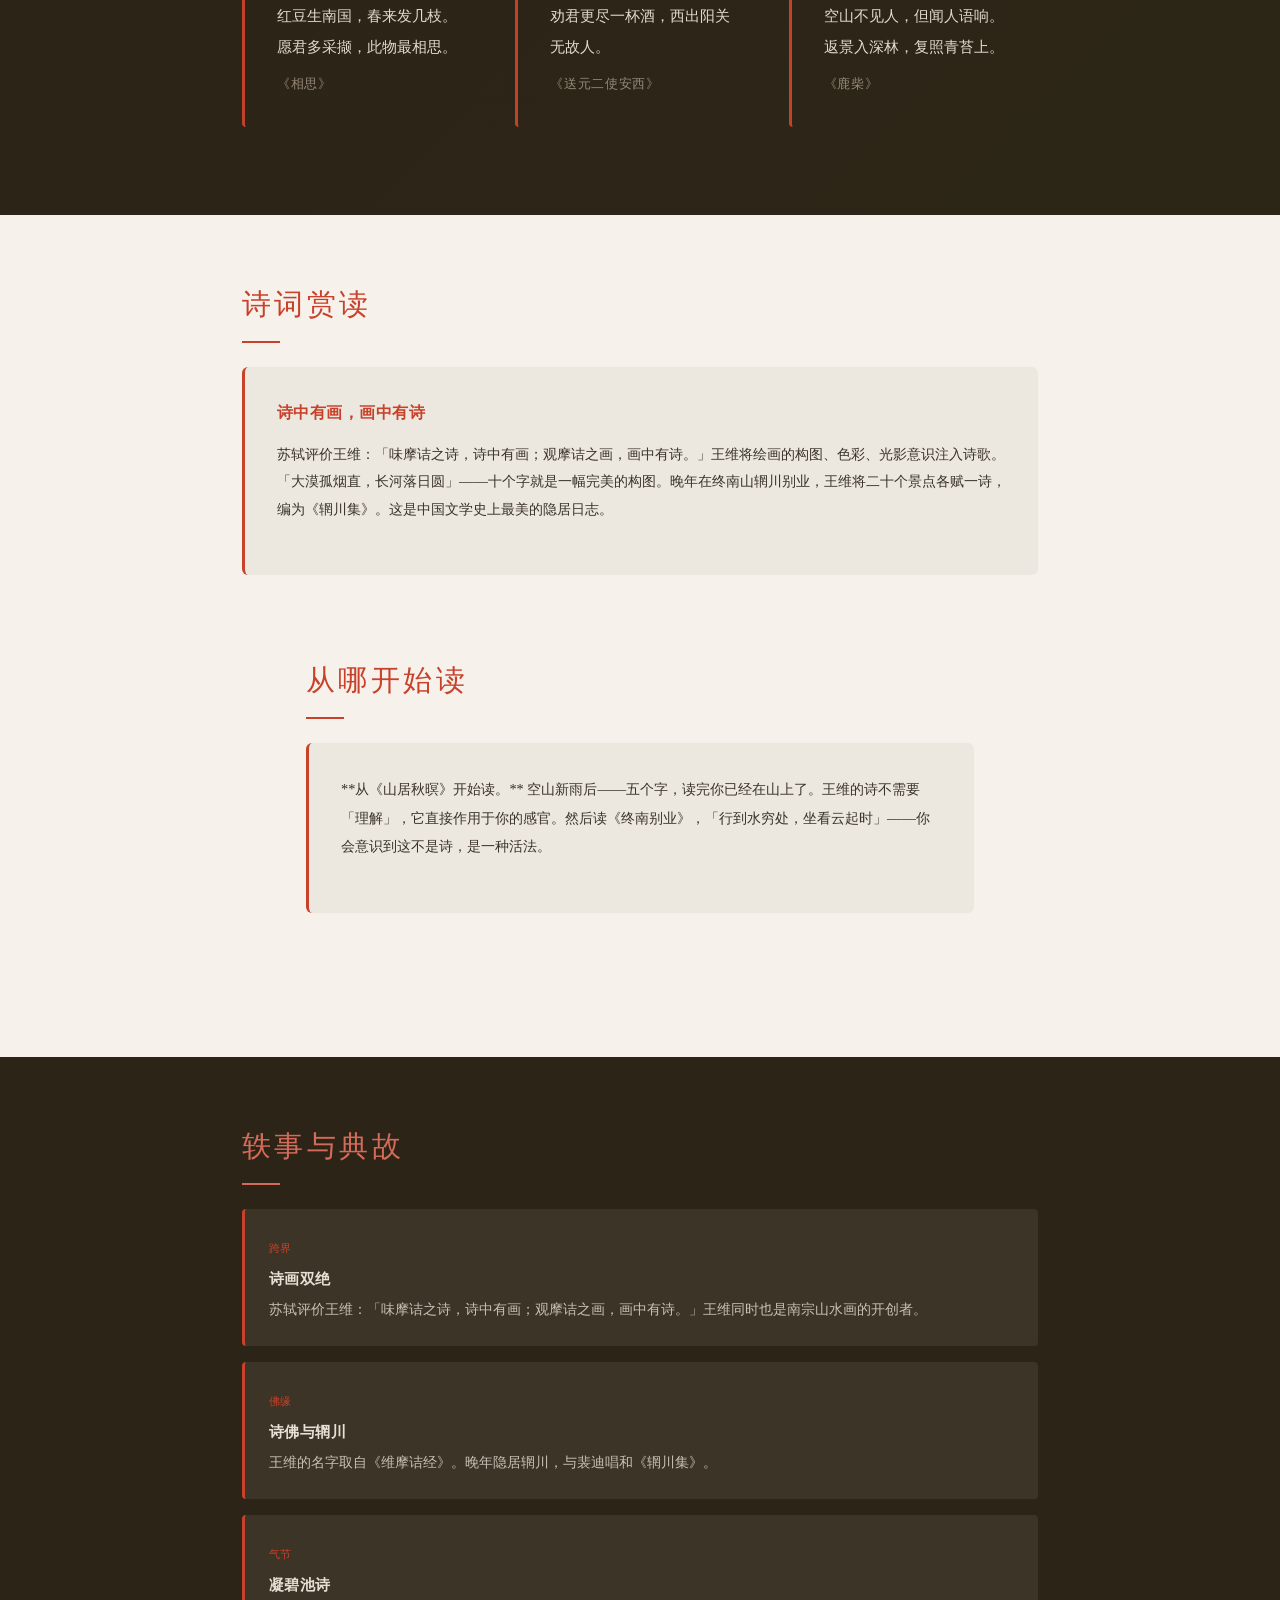
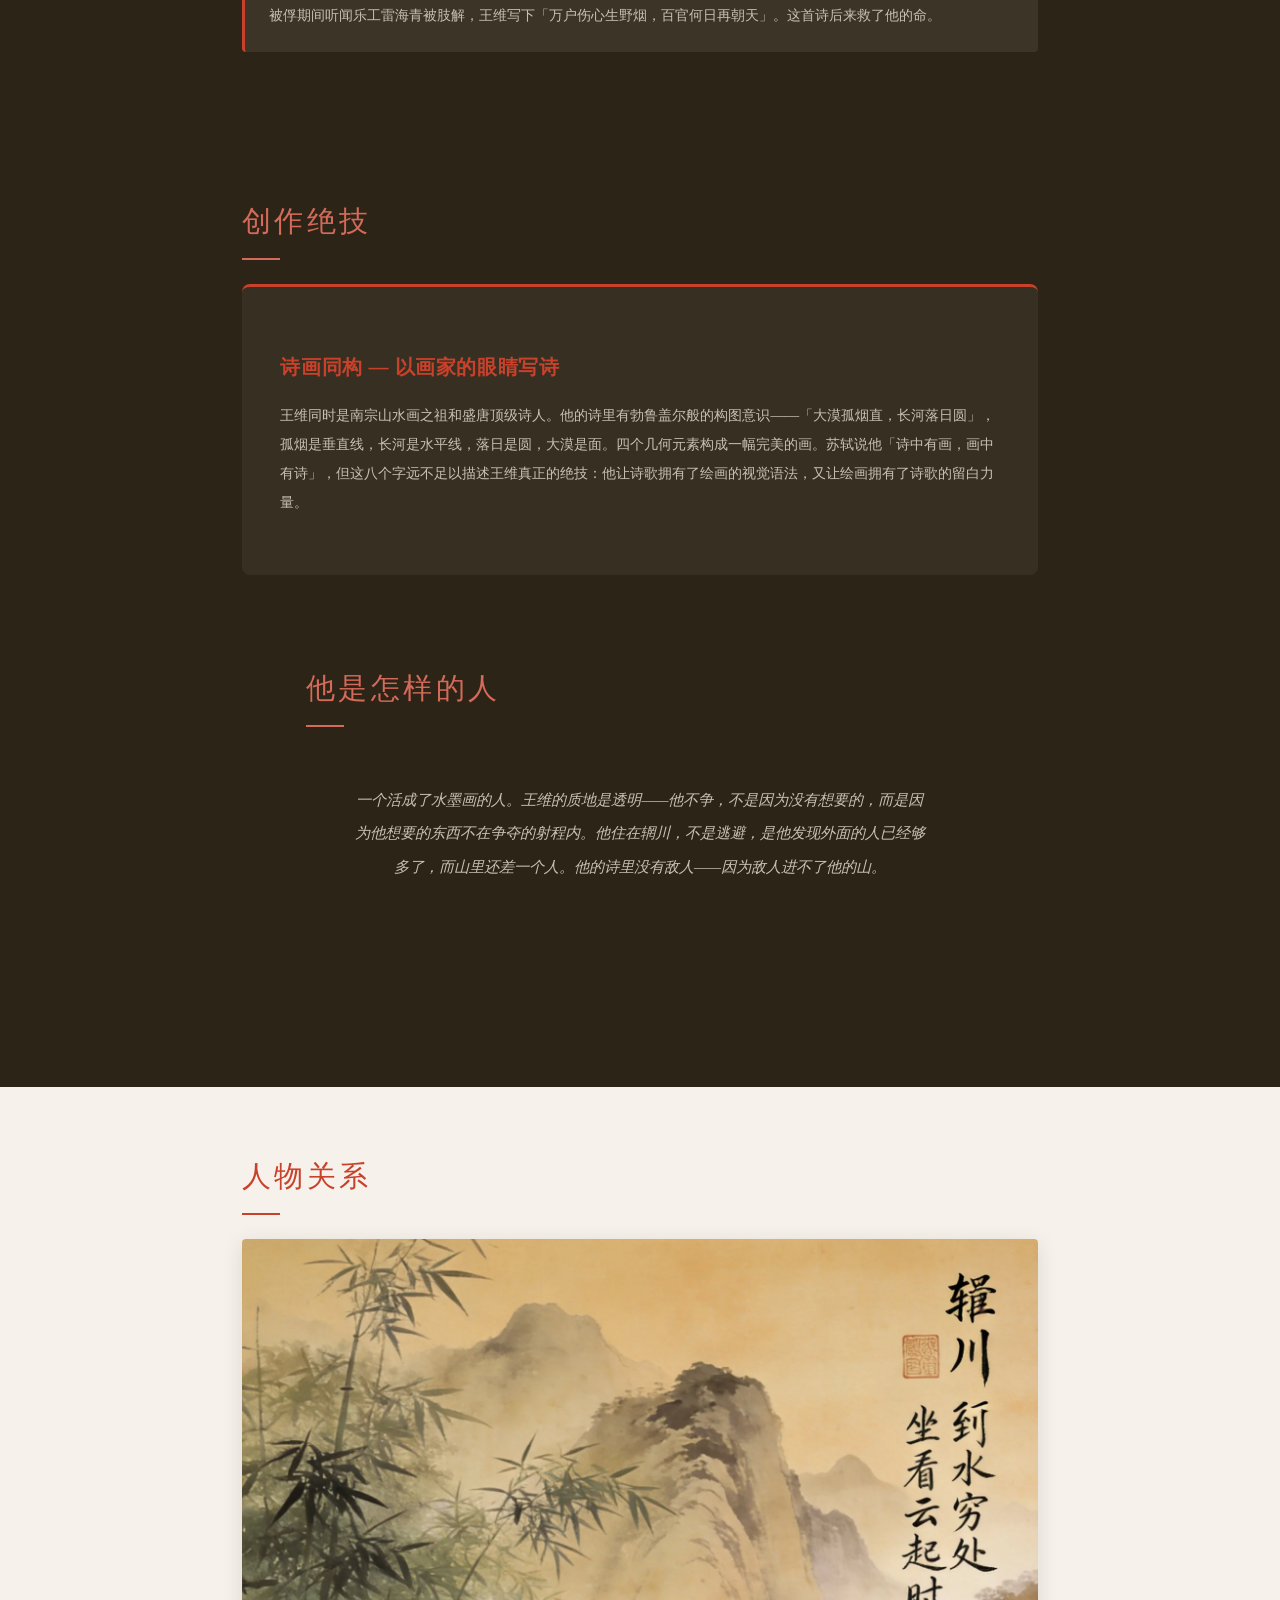
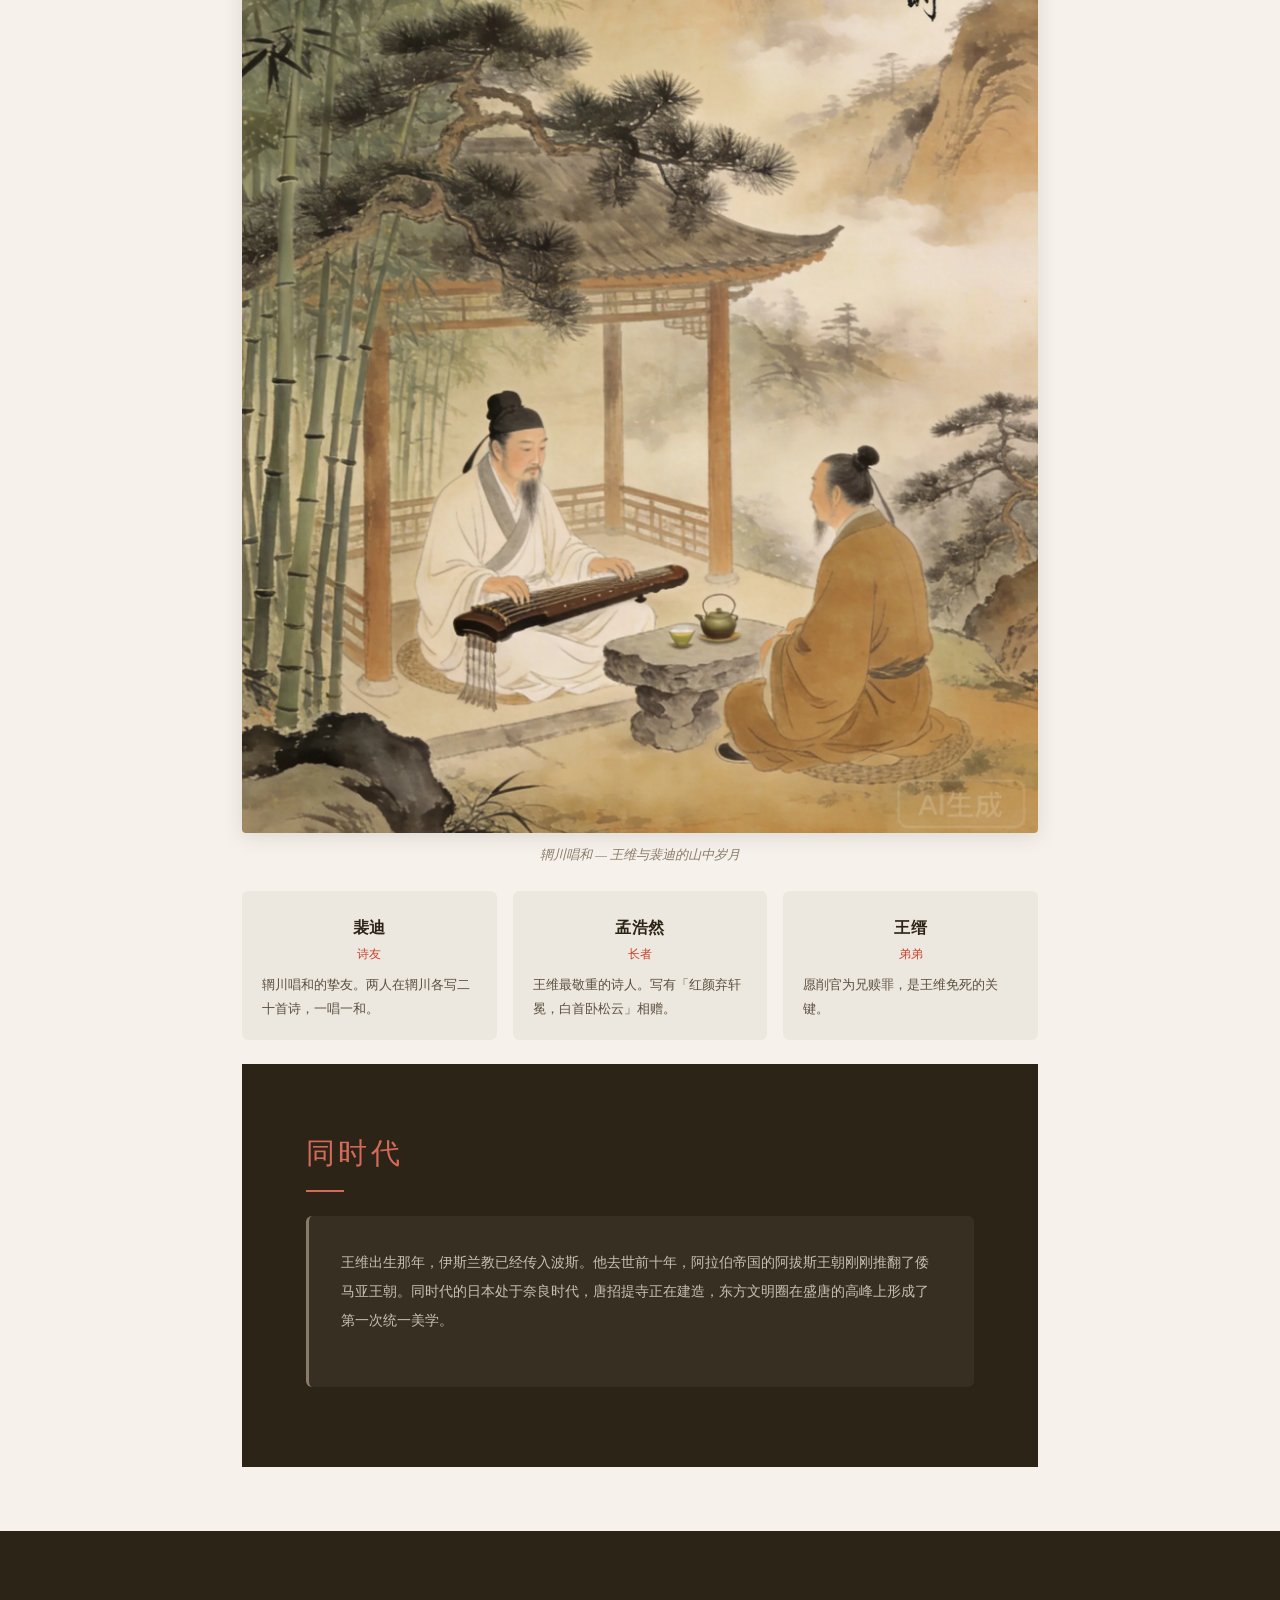
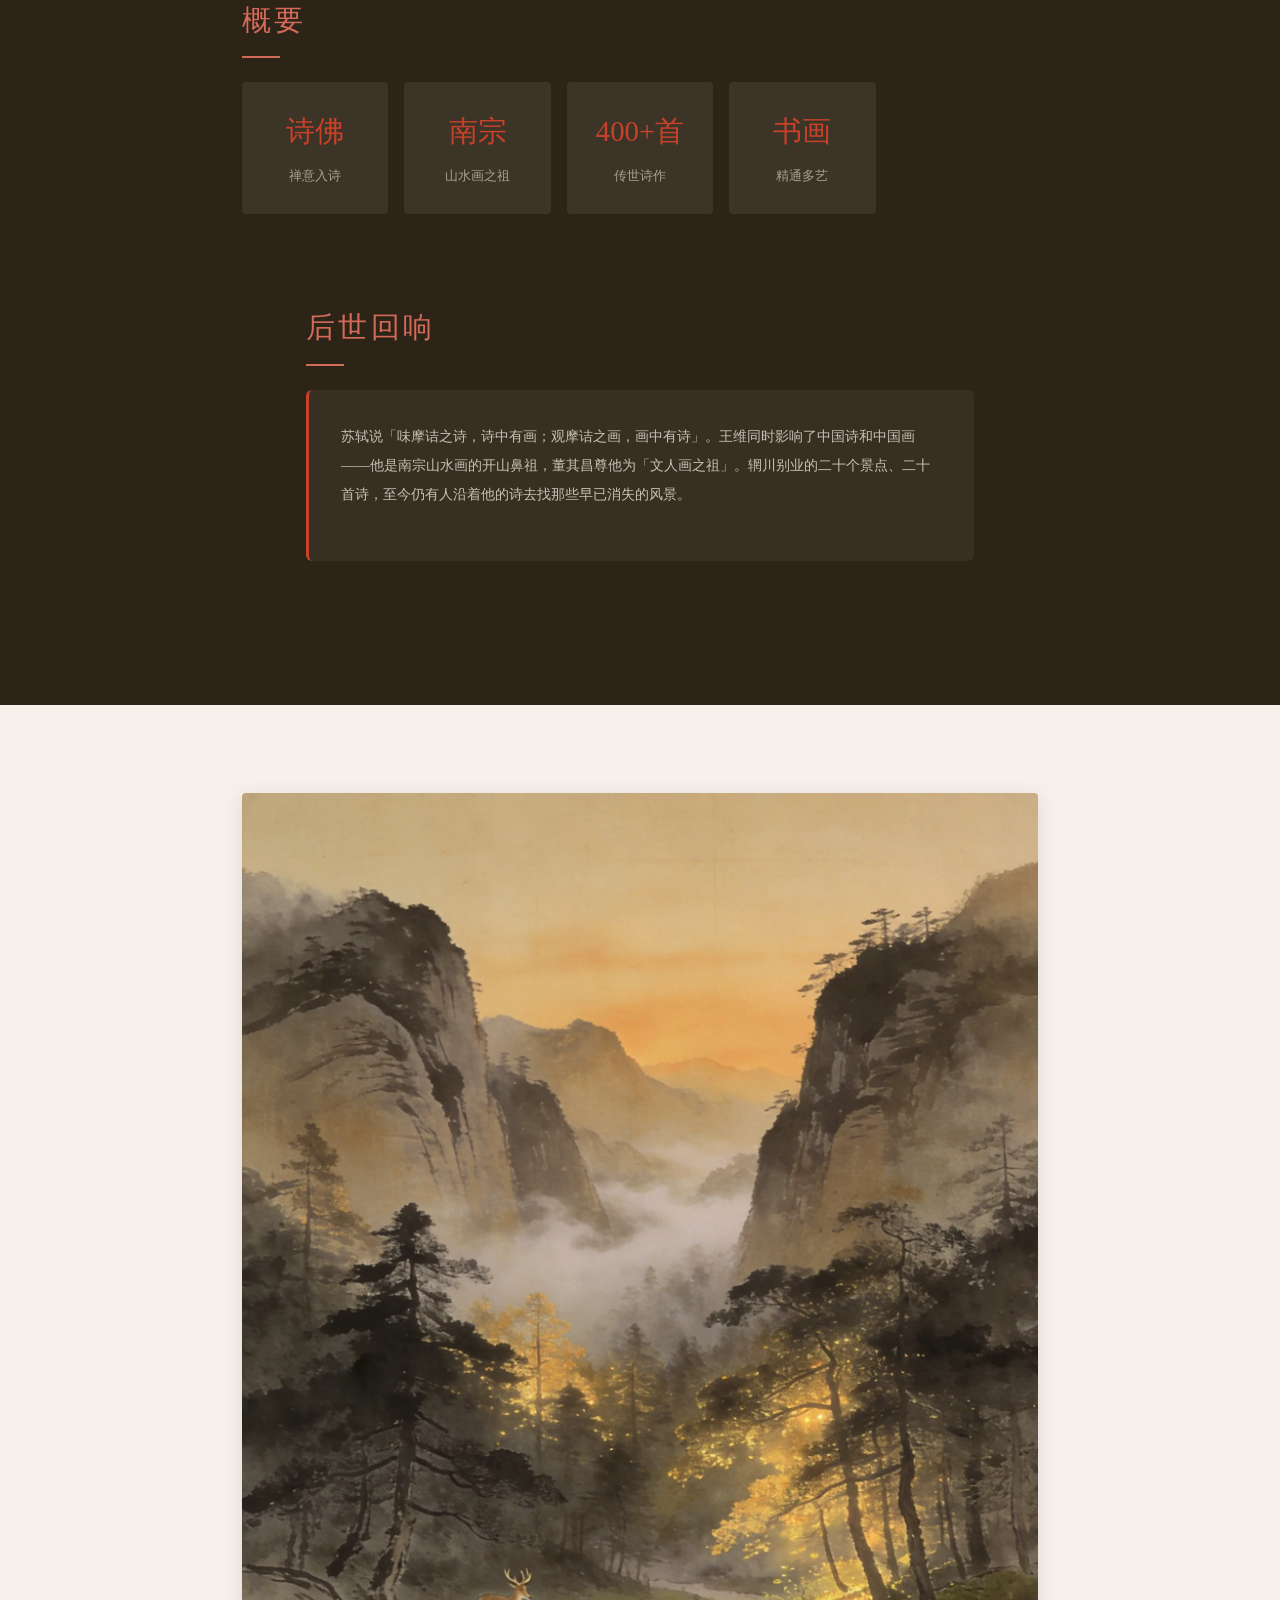
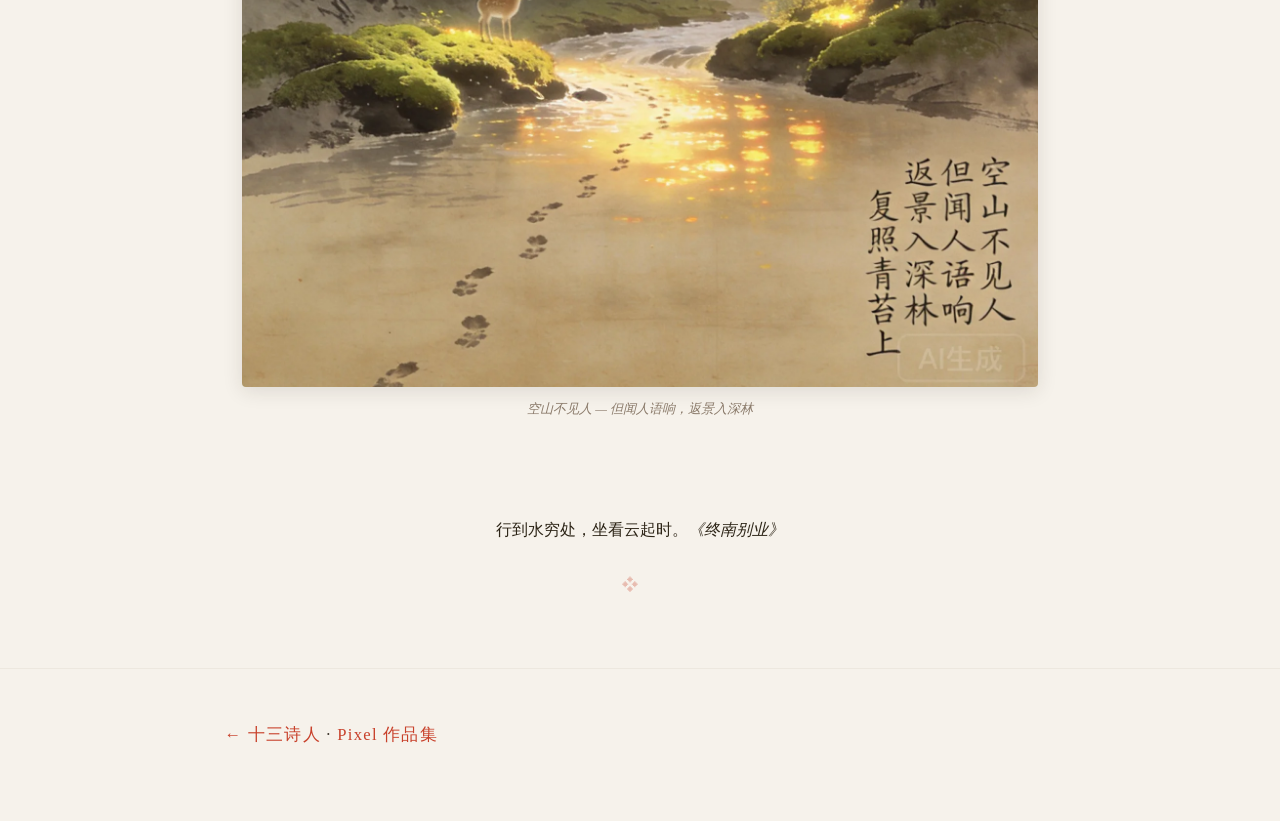
<file: wangwei.html>
<!DOCTYPE html>
<html lang="zh-CN">
<head>
<meta charset="UTF-8"><meta name="viewport" content="width=device-width,initial-scale=1.0,maximum-scale=5.0">
<meta name="theme-color" content="#2c2416">
<meta property="og:image" content="https://jasoneip01-pixel.github.io/chinese-poets/img/wangwei-hero.webp">
<meta property="og:image:width" content="2048">
<meta property="og:image:height" content="2048">
<meta property="og:title" content="王维 · 十三诗人">
<title>王维 · 十三诗人</title>
<link rel="preload" href="img/wangwei-hero.webp" as="image">
<link rel="stylesheet" href="shared.css">
</head>
<body>
<nav><div class="inner"><a href="./">← 名录</a><a href="#life">生平</a><a href="#poems">名篇</a><a href="#appreciation">赏读</a><a href="#craft">绝技</a><a href="#start">导读</a><a href="#legacy">回响</a><a href="#stats">概要</a></div></nav>

<div class="hero"><img src="img/wangwei-hero.webp" alt="wangwei" style="position:absolute;inset:0;width:100%;height:100%;object-fit:cover;filter:brightness(.55) saturate(.85)"><div class="hero-overlay"></div><div class="hero-content"><div class="dynasty">盛唐</div><h1>王维</h1><div class="lifespan">701 – 761</div><div class="poem">明月松间照<br>清泉石上流</div></div></div>

<div class="section" id="life"><div class="section-inner"><h2>生平</h2><div class="timeline"><div class="timeline-item"><div class="timeline-year">701</div><div class="timeline-dot"></div><div class="timeline-text"><h3>生于蒲州</h3><p>字摩诘，号摩诘居士。精通诗文、书画、音乐。</p></div></div>
<div class="timeline-item"><div class="timeline-year">721</div><div class="timeline-dot"></div><div class="timeline-text"><h3>进士及第</h3><p>二十一岁进士及第，任太乐丞。因伶人舞黄狮获罪被贬。</p></div></div>
<div class="timeline-item"><div class="timeline-year">735</div><div class="timeline-dot"></div><div class="timeline-text"><h3>重返长安</h3><p>张九龄提拔为右拾遗。出使河西。</p></div></div>
<div class="timeline-item"><div class="timeline-year">756</div><div class="timeline-dot"></div><div class="timeline-text"><h3>被迫受伪职</h3><p>安史之乱，被安禄山俘虏，囚于洛阳菩提寺。</p></div></div>
<div class="timeline-item"><div class="timeline-year">757</div><div class="timeline-dot"></div><div class="timeline-text"><h3>免罪复官</h3><p>弟王缙愿削官赎兄之罪，免于追究。</p></div></div>
<div class="timeline-item"><div class="timeline-year">761</div><div class="timeline-dot"></div><div class="timeline-text"><h3>终南别业</h3><p>晚年隐居辋川，半官半隐。卒年六十。</p></div></div>
<div class="section-image"><img src="img/wangwei-scene.webp" alt="生平场景" loading="lazy" class=""><div class="image-caption">辋川隐居 — 明月松间照，清泉石上流</div></div>
</div></div></div>

<div class="section section-dark" id="poems">
  <div class="section-header-grad" style="background:linear-gradient(135deg,#2a3a2a80,#3a5a3a80)"></div>
  <div class="section-inner"><h2>传世名篇</h2><div class="section-image"><img src="img/wangwei-poem.webp" alt="名篇意境" loading="lazy" class=""><div class="image-caption">大漠孤烟直，长河落日圆</div></div>
<div class="poetry-grid"><div class="poem-card"><span class="badge">山居秋暝</span><div class="verses">空山新雨后，天气晚来秋。<br>明月松间照，清泉石上流。</div><div class="source">《山居秋暝》</div></div>
<div class="poem-card"><span class="badge">使至塞上</span><div class="verses">大漠孤烟直，长河落日圆。</div><div class="source">《使至塞上》</div></div>
<div class="poem-card"><span class="badge">终南别业</span><div class="verses">行到水穷处，坐看云起时。</div><div class="source">《终南别业》</div></div>
<div class="poem-card"><span class="badge">相思</span><div class="verses">红豆生南国，春来发几枝。<br>愿君多采撷，此物最相思。</div><div class="source">《相思》</div></div>
<div class="poem-card"><span class="badge">渭城曲</span><div class="verses">劝君更尽一杯酒，西出阳关无故人。</div><div class="source">《送元二使安西》</div></div>
<div class="poem-card"><span class="badge">鹿柴</span><div class="verses">空山不见人，但闻人语响。<br>返景入深林，复照青苔上。</div><div class="source">《鹿柴》</div></div>
</div></div>
</div>

<div class="section" id="appreciation"><div class="section-inner"><h2>诗词赏读</h2><div class="appreciation-card"><h3>诗中有画，画中有诗</h3><p>苏轼评价王维：「味摩诘之诗，诗中有画；观摩诘之画，画中有诗。」王维将绘画的构图、色彩、光影意识注入诗歌。「大漠孤烟直，长河落日圆」——十个字就是一幅完美的构图。晚年在终南山辋川别业，王维将二十个景点各赋一诗，编为《辋川集》。这是中国文学史上最美的隐居日志。</p></div><div class="section" id="start"><div class="section-inner"><h2>从哪开始读</h2><div class="reading-card"><p>**从《山居秋暝》开始读。** 空山新雨后——五个字，读完你已经在山上了。王维的诗不需要「理解」，它直接作用于你的感官。然后读《终南别业》，「行到水穷处，坐看云起时」——你会意识到这不是诗，是一种活法。</p></div></div></div>
</div></div>

<div class="section section-dark" id="stories"><div class="section-inner"><h2>轶事与典故</h2><div class="anecdote-card"><span class="tag">跨界</span><h3>诗画双绝</h3><p>苏轼评价王维：「味摩诘之诗，诗中有画；观摩诘之画，画中有诗。」王维同时也是南宗山水画的开创者。</p></div>
<div class="anecdote-card"><span class="tag">佛缘</span><h3>诗佛与辋川</h3><p>王维的名字取自《维摩诘经》。晚年隐居辋川，与裴迪唱和《辋川集》。</p></div>
<div class="anecdote-card"><span class="tag">气节</span><h3>凝碧池诗</h3><p>被俘期间听闻乐工雷海青被肢解，王维写下「万户伤心生野烟，百官何日再朝天」。这首诗后来救了他的命。</p></div>
</div></div>

<div class="section section-dark" id="craft"><div class="section-inner"><h2>创作绝技</h2><div class="craft-card"><h3>诗画同构 — 以画家的眼睛写诗</h3><p>王维同时是南宗山水画之祖和盛唐顶级诗人。他的诗里有勃鲁盖尔般的构图意识——「大漠孤烟直，长河落日圆」，孤烟是垂直线，长河是水平线，落日是圆，大漠是面。四个几何元素构成一幅完美的画。苏轼说他「诗中有画，画中有诗」，但这八个字远不足以描述王维真正的绝技：他让诗歌拥有了绘画的视觉语法，又让绘画拥有了诗歌的留白力量。</p></div><div class="section" id="who"><div class="section-inner"><h2>他是怎样的人</h2><div class="who-card"><p>一个活成了水墨画的人。王维的质地是透明——他不争，不是因为没有想要的，而是因为他想要的东西不在争夺的射程内。他住在辋川，不是逃避，是他发现外面的人已经够多了，而山里还差一个人。他的诗里没有敌人——因为敌人进不了他的山。</p></div></div></div>
</div></div>
<div class="section" id="people"><div class="section-inner"><h2>人物关系</h2><div class="section-image"><img src="img/wangwei-figures.webp" alt="人物群像" loading="lazy" class=""><div class="image-caption">辋川唱和 — 王维与裴迪的山中岁月</div></div>
<div class="people-grid"><div class="profile-card"><h3>裴迪</h3><div class="sub">诗友</div><p>辋川唱和的挚友。两人在辋川各写二十首诗，一唱一和。</p></div>
<div class="profile-card"><h3>孟浩然</h3><div class="sub">长者</div><p>王维最敬重的诗人。写有「红颜弃轩冕，白首卧松云」相赠。</p></div>
<div class="profile-card"><h3>王缙</h3><div class="sub">弟弟</div><p>愿削官为兄赎罪，是王维免死的关键。</p></div>
</div><div class="section section-dark" id="era"><div class="section-inner"><h2>同时代</h2><div class="era-card"><p>王维出生那年，伊斯兰教已经传入波斯。他去世前十年，阿拉伯帝国的阿拔斯王朝刚刚推翻了倭马亚王朝。同时代的日本处于奈良时代，唐招提寺正在建造，东方文明圈在盛唐的高峰上形成了第一次统一美学。</p></div></div></div>
</div></div>

<div class="section section-dark" id="stats"><div class="section-inner"><h2>概要</h2><div class="attributes"><div class="attribute"><span class="num">诗佛</span><span class="label">禅意入诗</span></div>
<div class="attribute"><span class="num">南宗</span><span class="label">山水画之祖</span></div>
<div class="attribute"><span class="num">400+首</span><span class="label">传世诗作</span></div>
<div class="attribute"><span class="num">书画</span><span class="label">精通多艺</span></div>
</div><div class="section" id="legacy"><div class="section-inner"><h2>后世回响</h2><div class="legacy-card"><p>苏轼说「味摩诘之诗，诗中有画；观摩诘之画，画中有诗」。王维同时影响了中国诗和中国画——他是南宗山水画的开山鼻祖，董其昌尊他为「文人画之祖」。辋川别业的二十个景点、二十首诗，至今仍有人沿着他的诗去找那些早已消失的风景。</p></div></div></div>
</div></div>

<div class="section quote-section"><div class="section-inner"><div class="section-image"><img src="img/wangwei-closing.webp" alt="收尾" loading="lazy" class=""><div class="image-caption">空山不见人 — 但闻人语响，返景入深林</div><div class="big-quote"></div>
行到水穷处，坐看云起时。<cite>《终南别业》</cite></div><div class="ornament">❖</div></div></div>

<footer><p><a href="./">← 十三诗人</a> · <a href="https://jasoneip01-pixel.github.io/">Pixel 作品集</a></p></footer>
<button class="back-top" id="back-top">↑</button>
<script src="shared.js"></script>
</body></html>
</file>
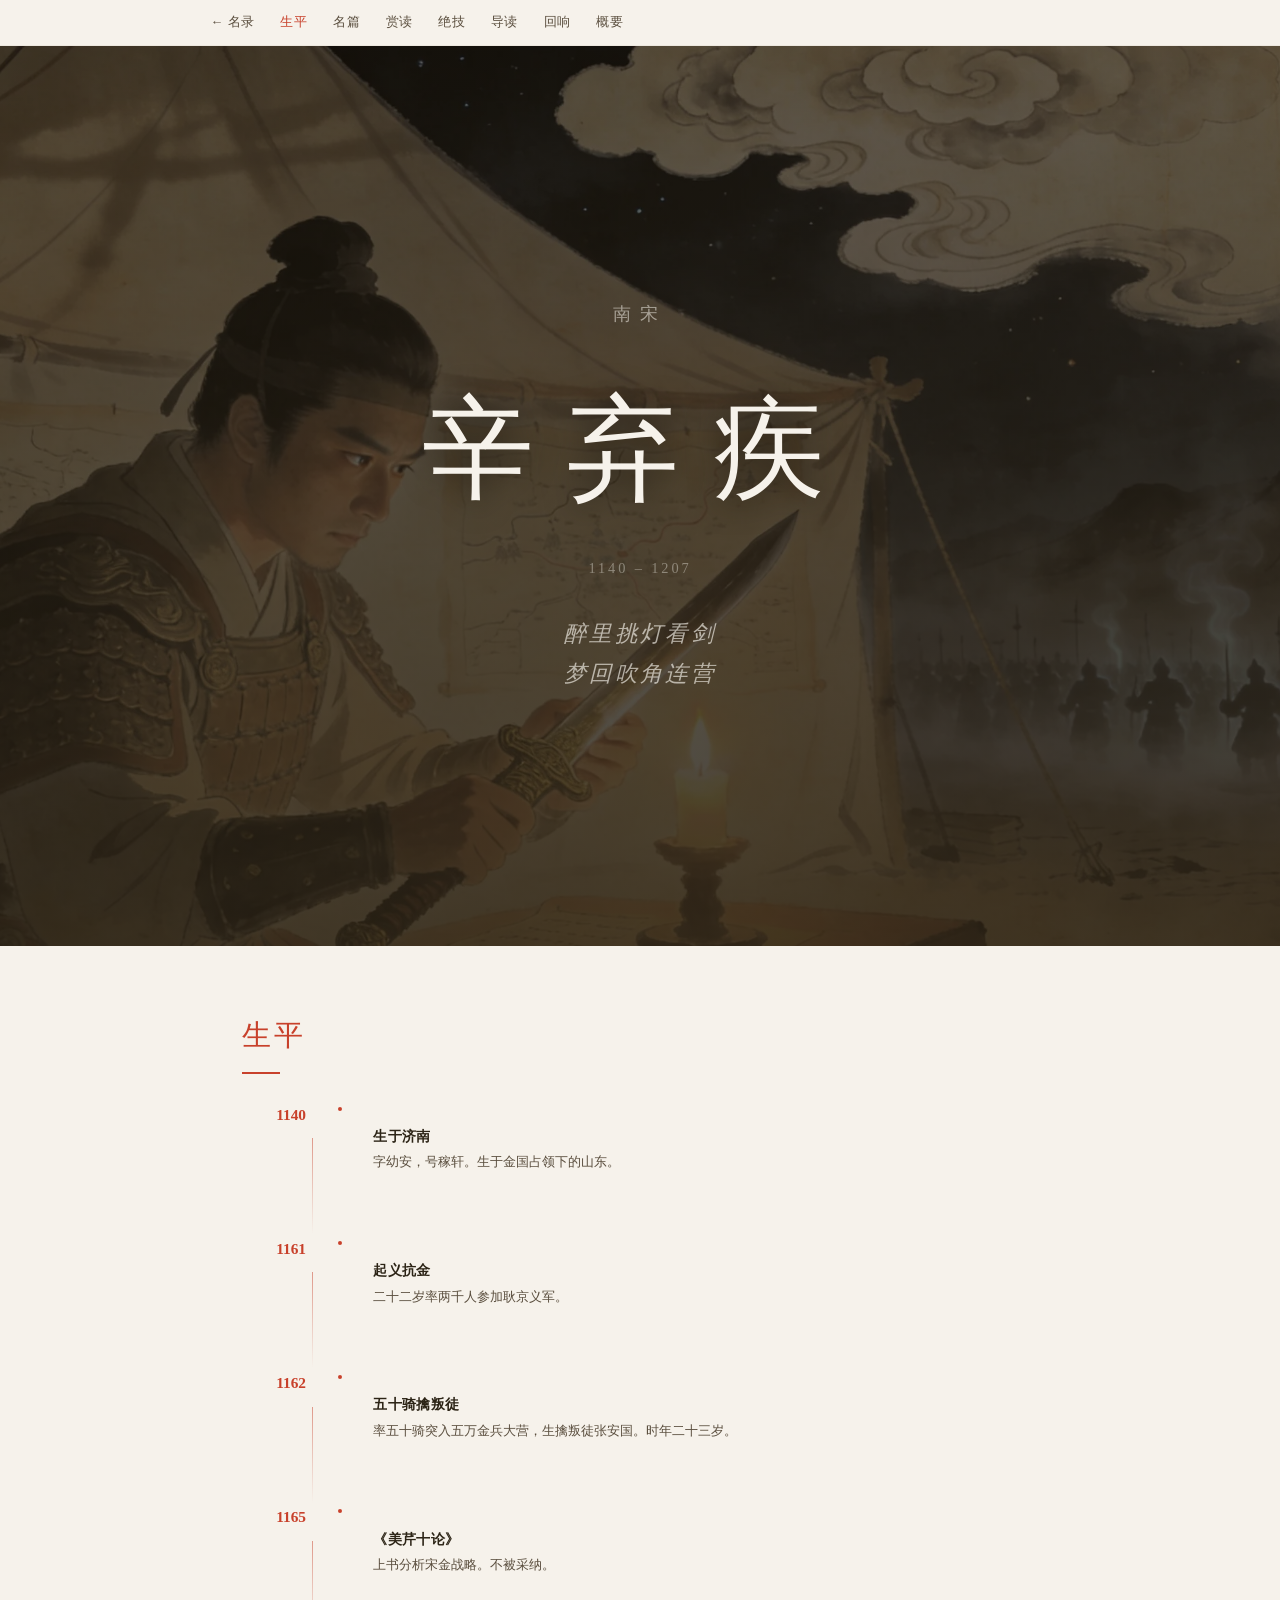
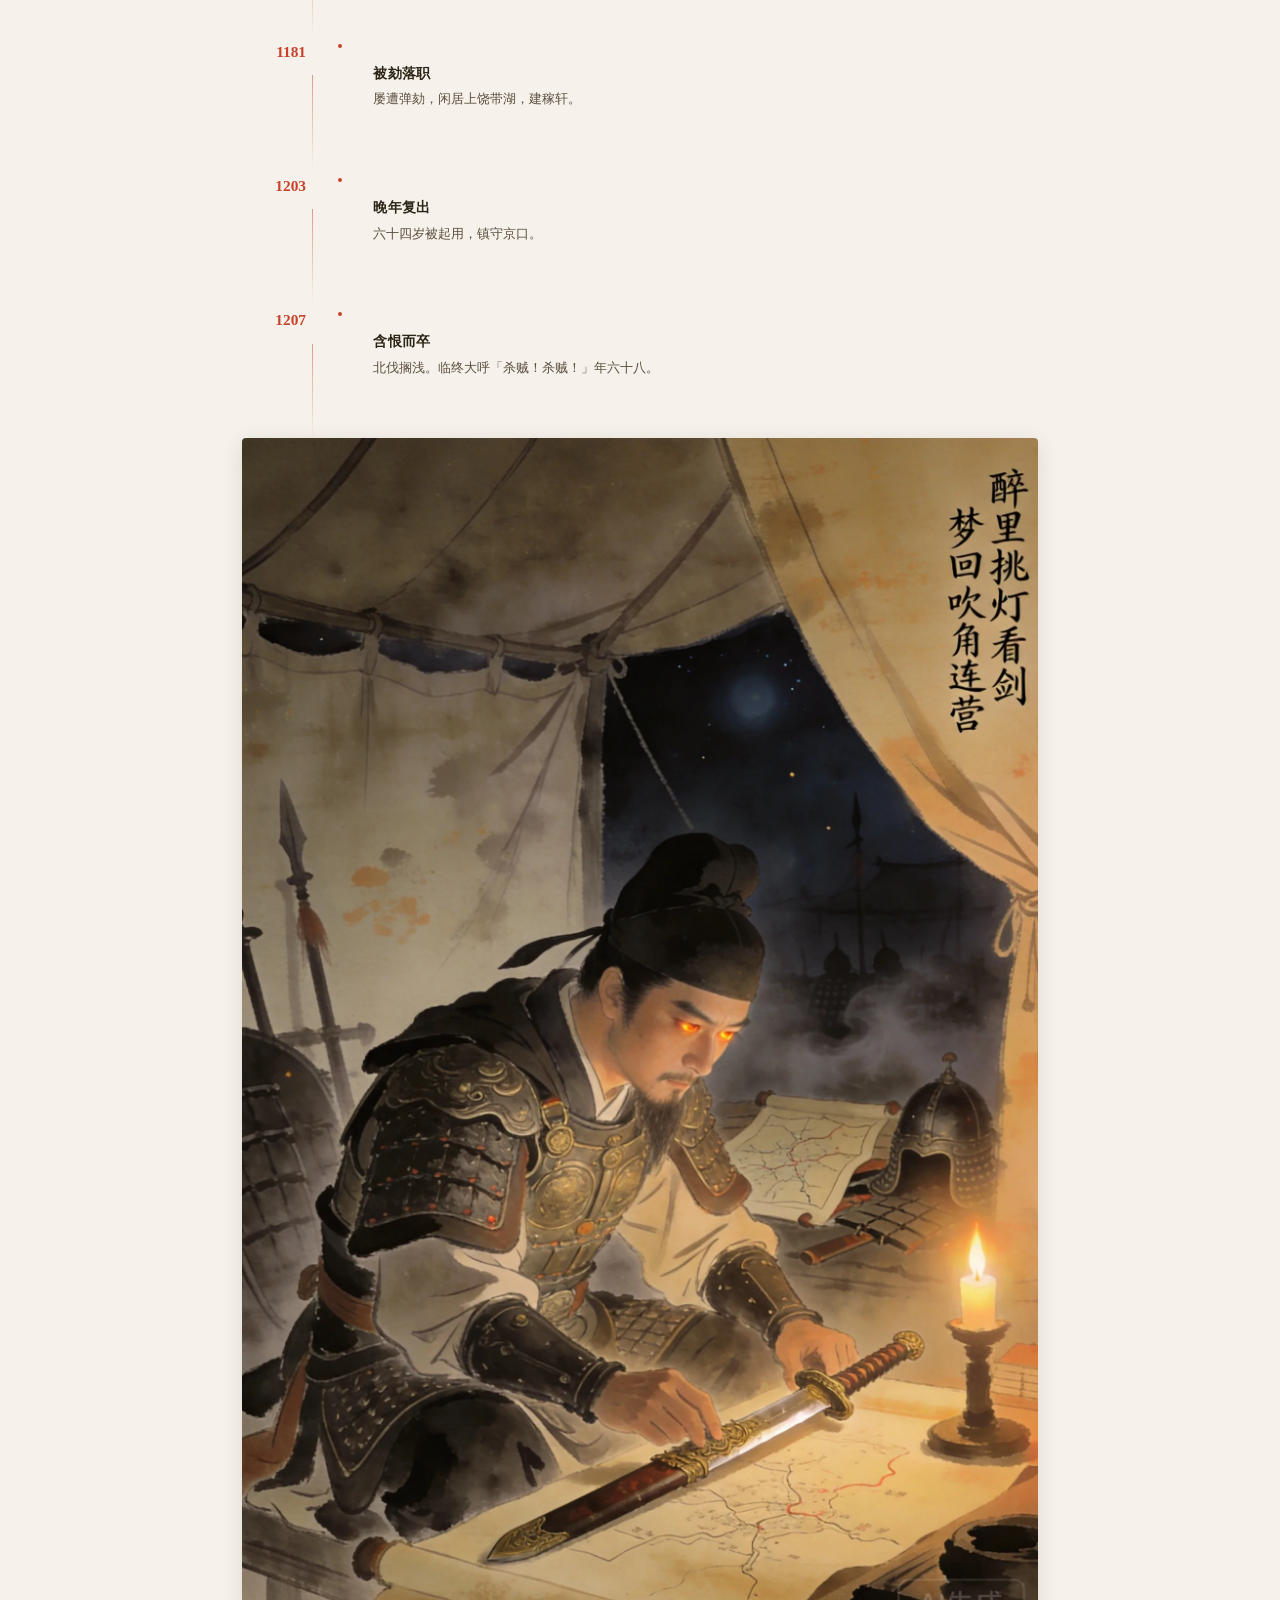
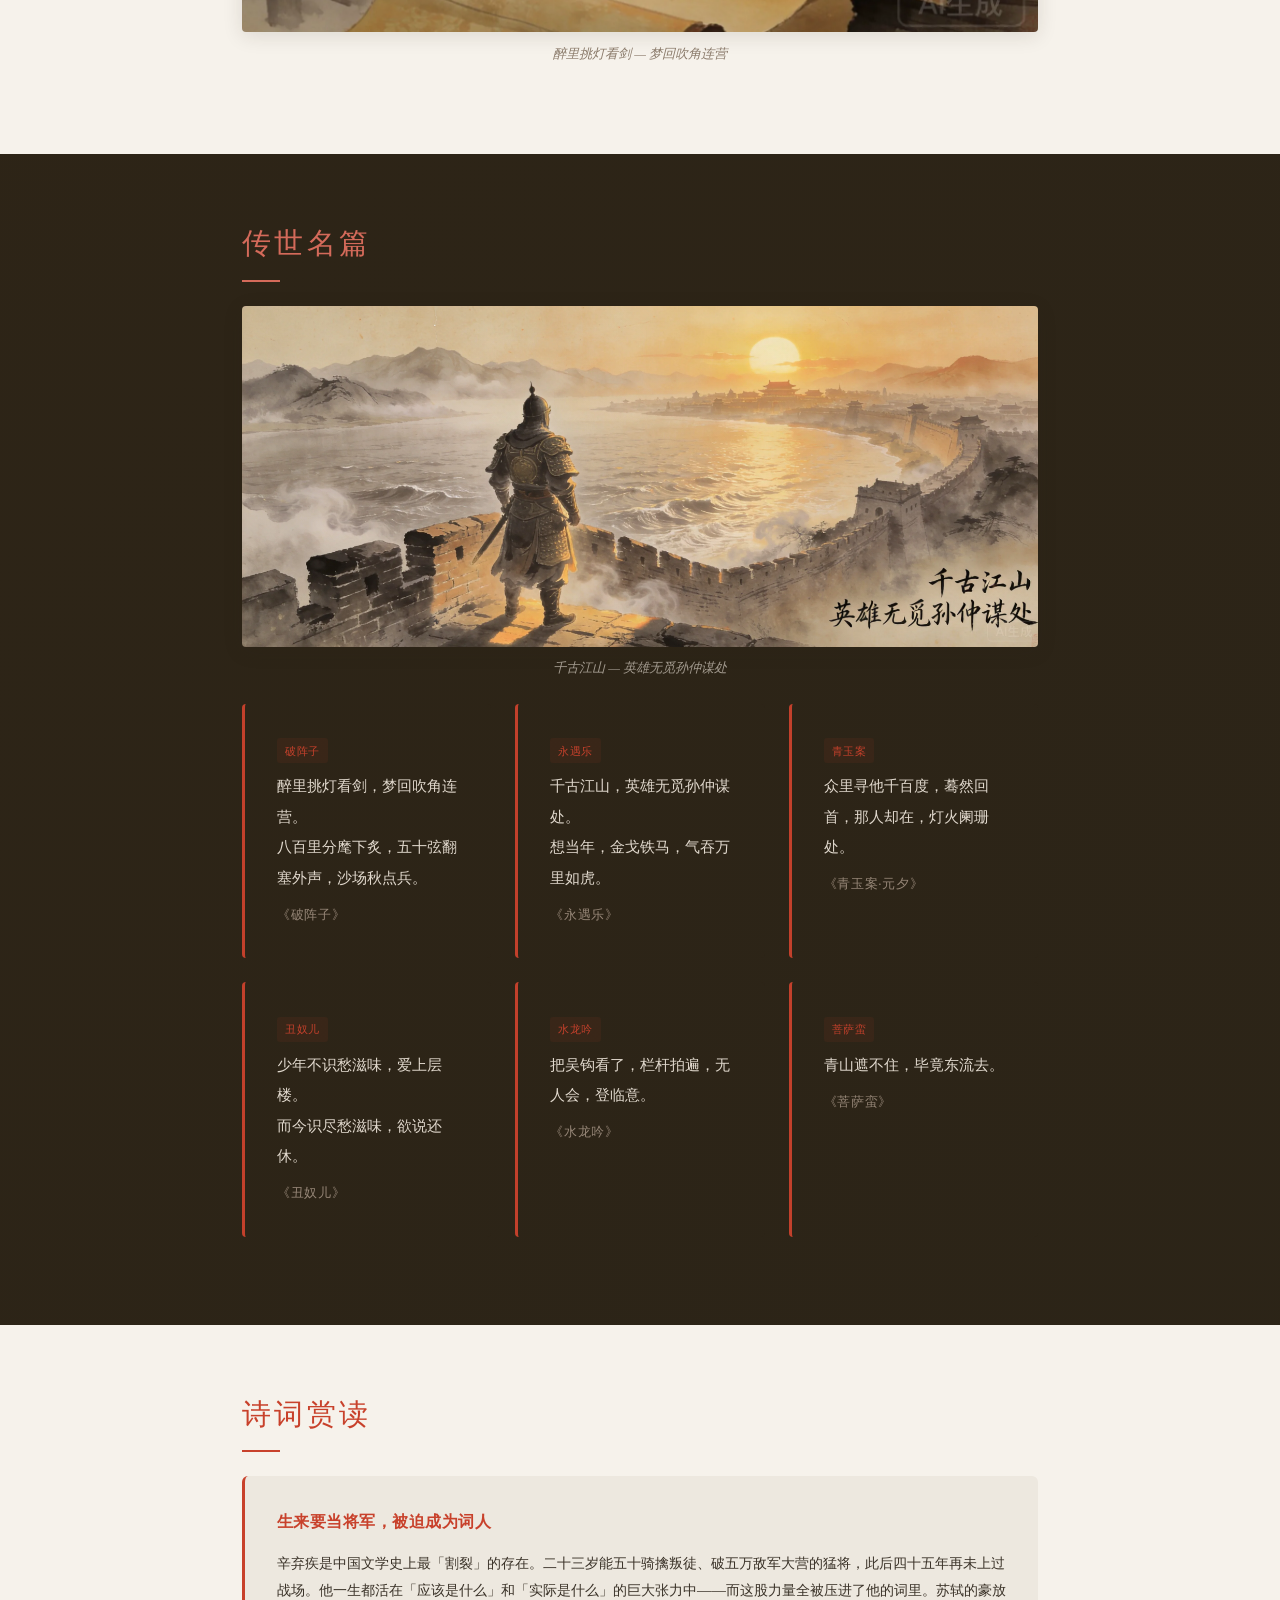
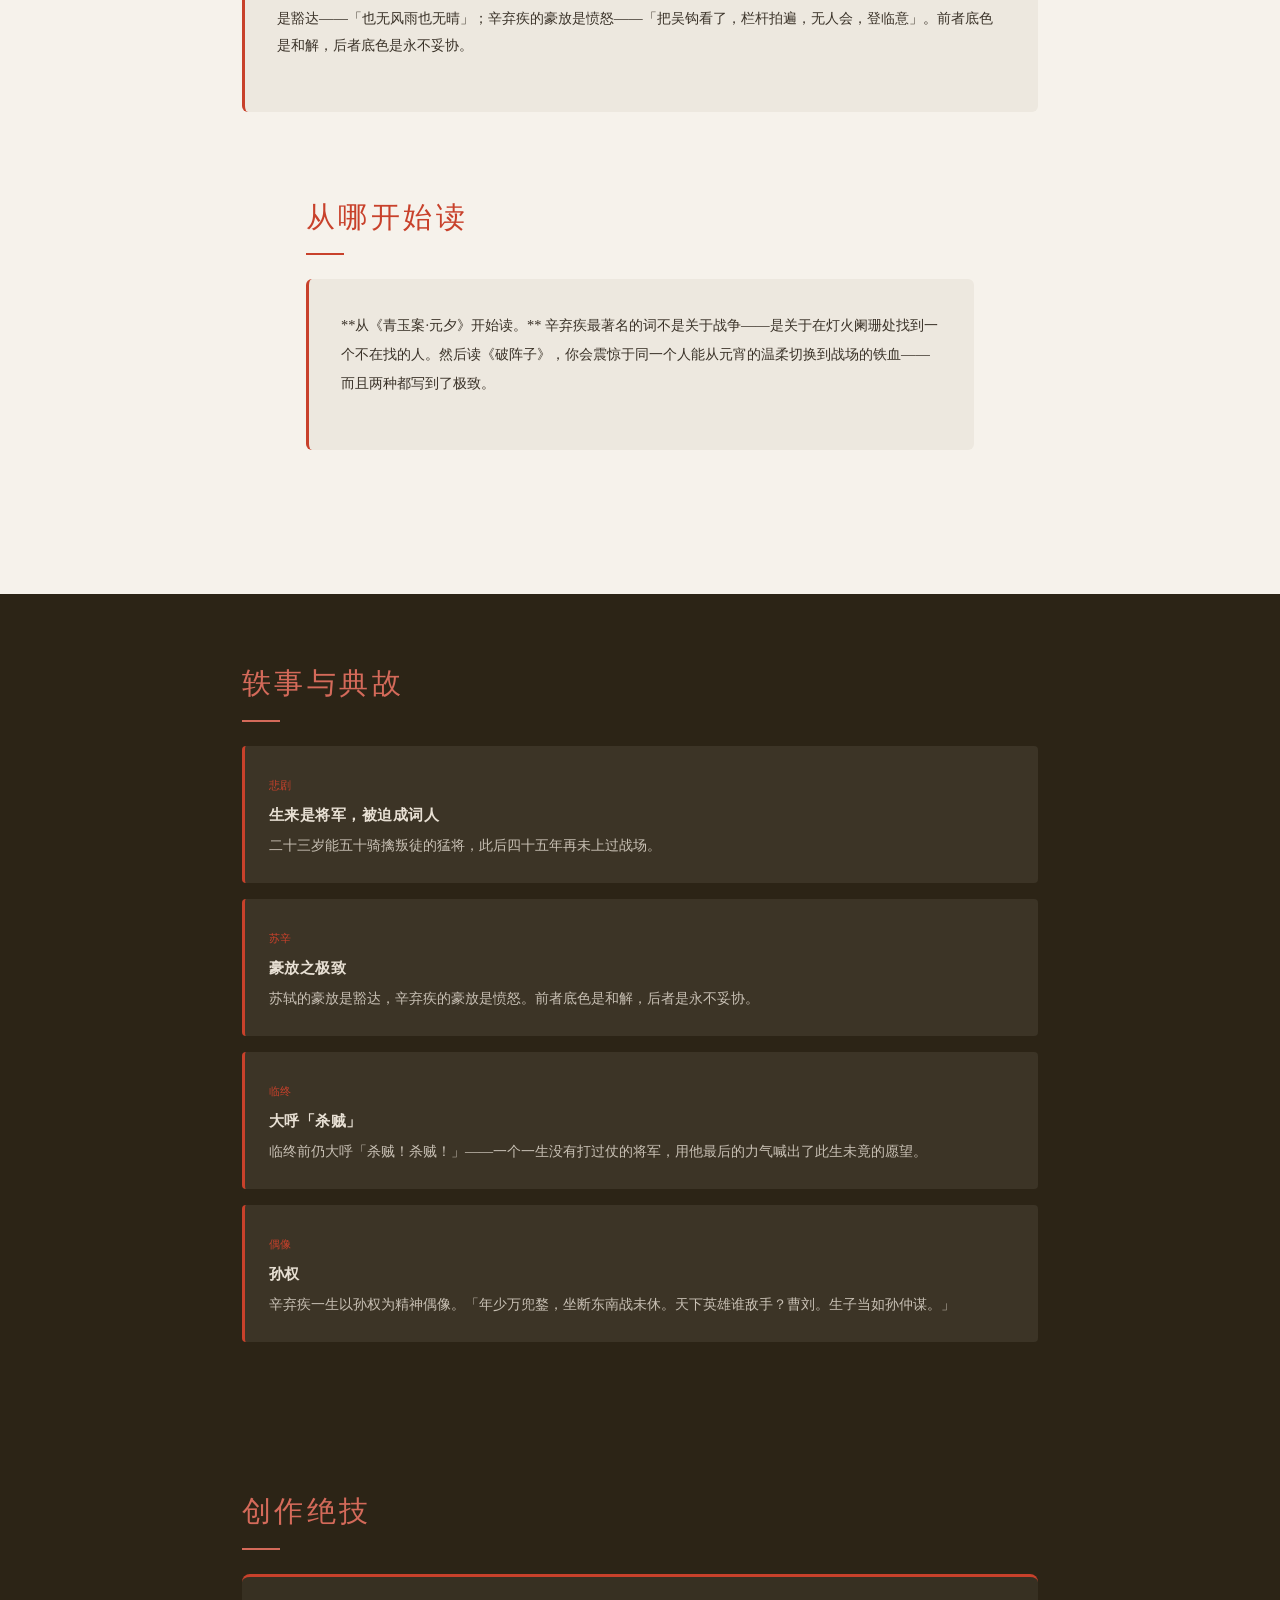
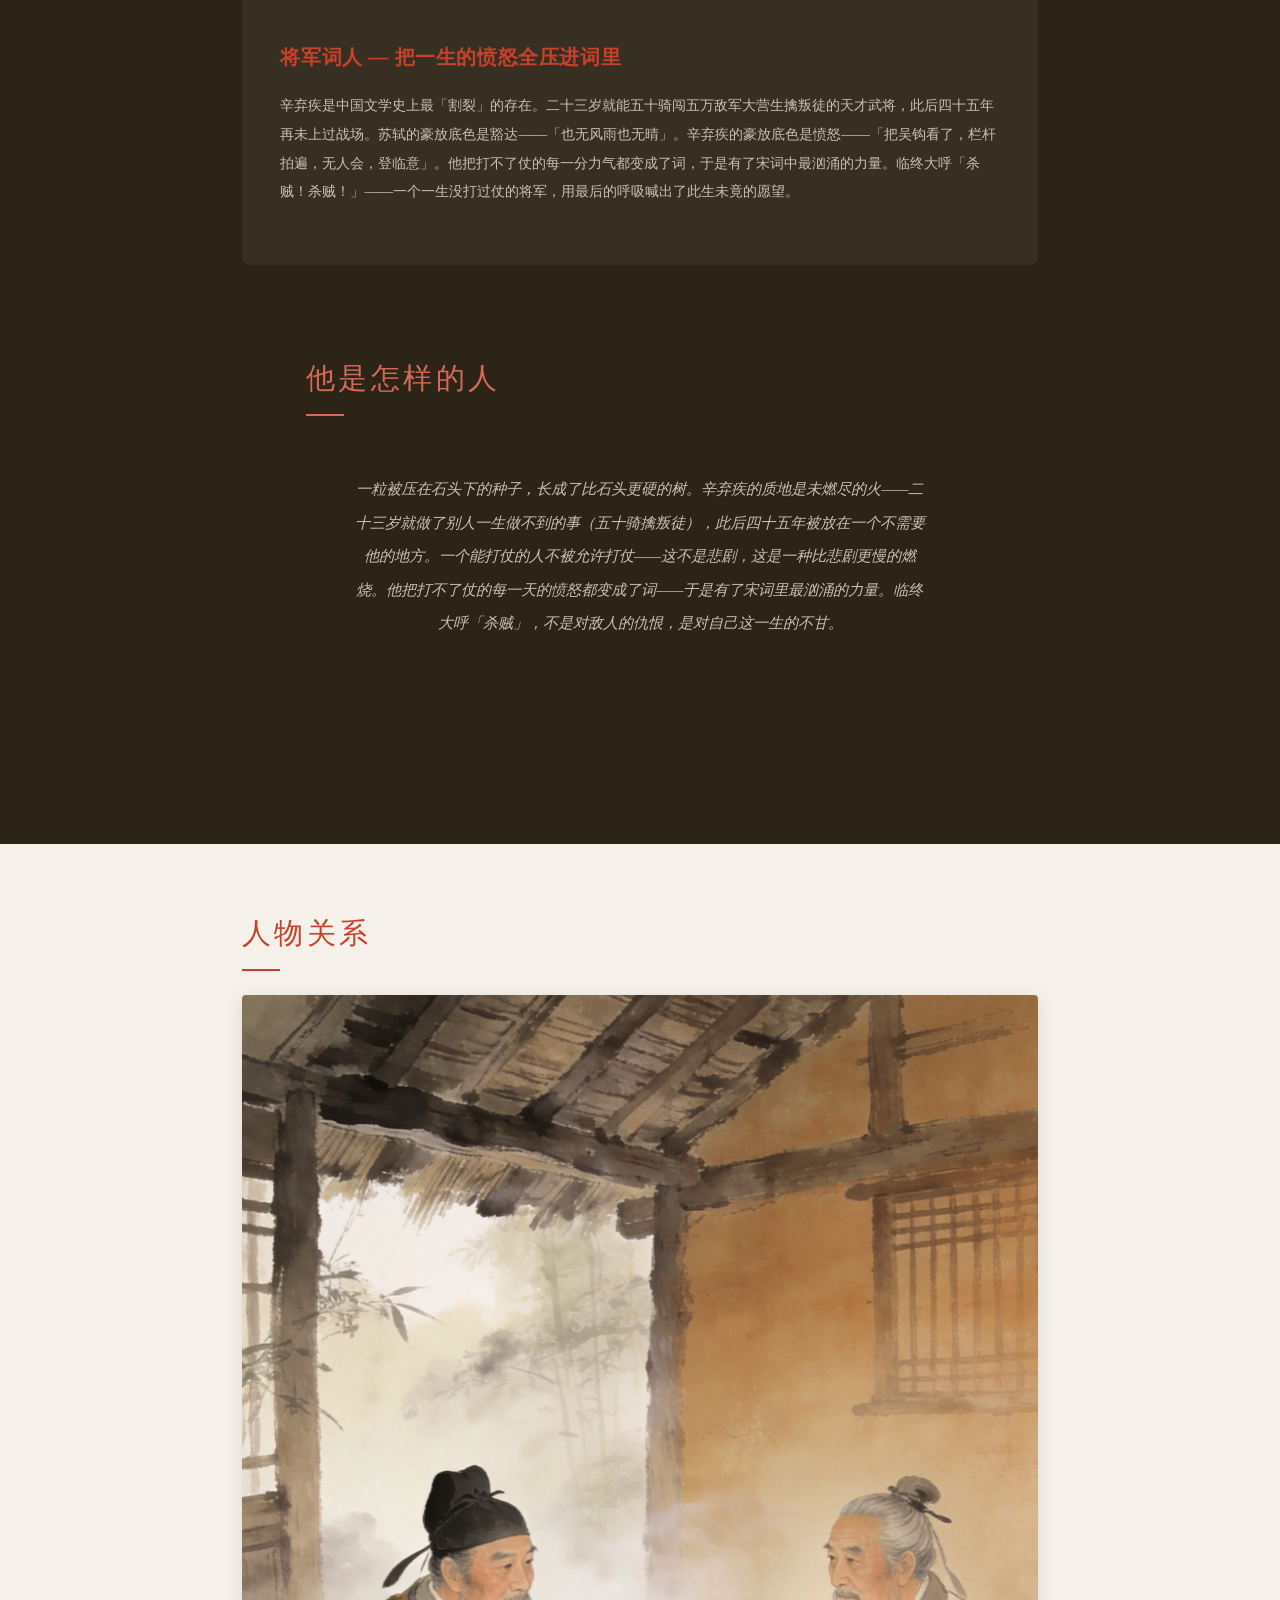
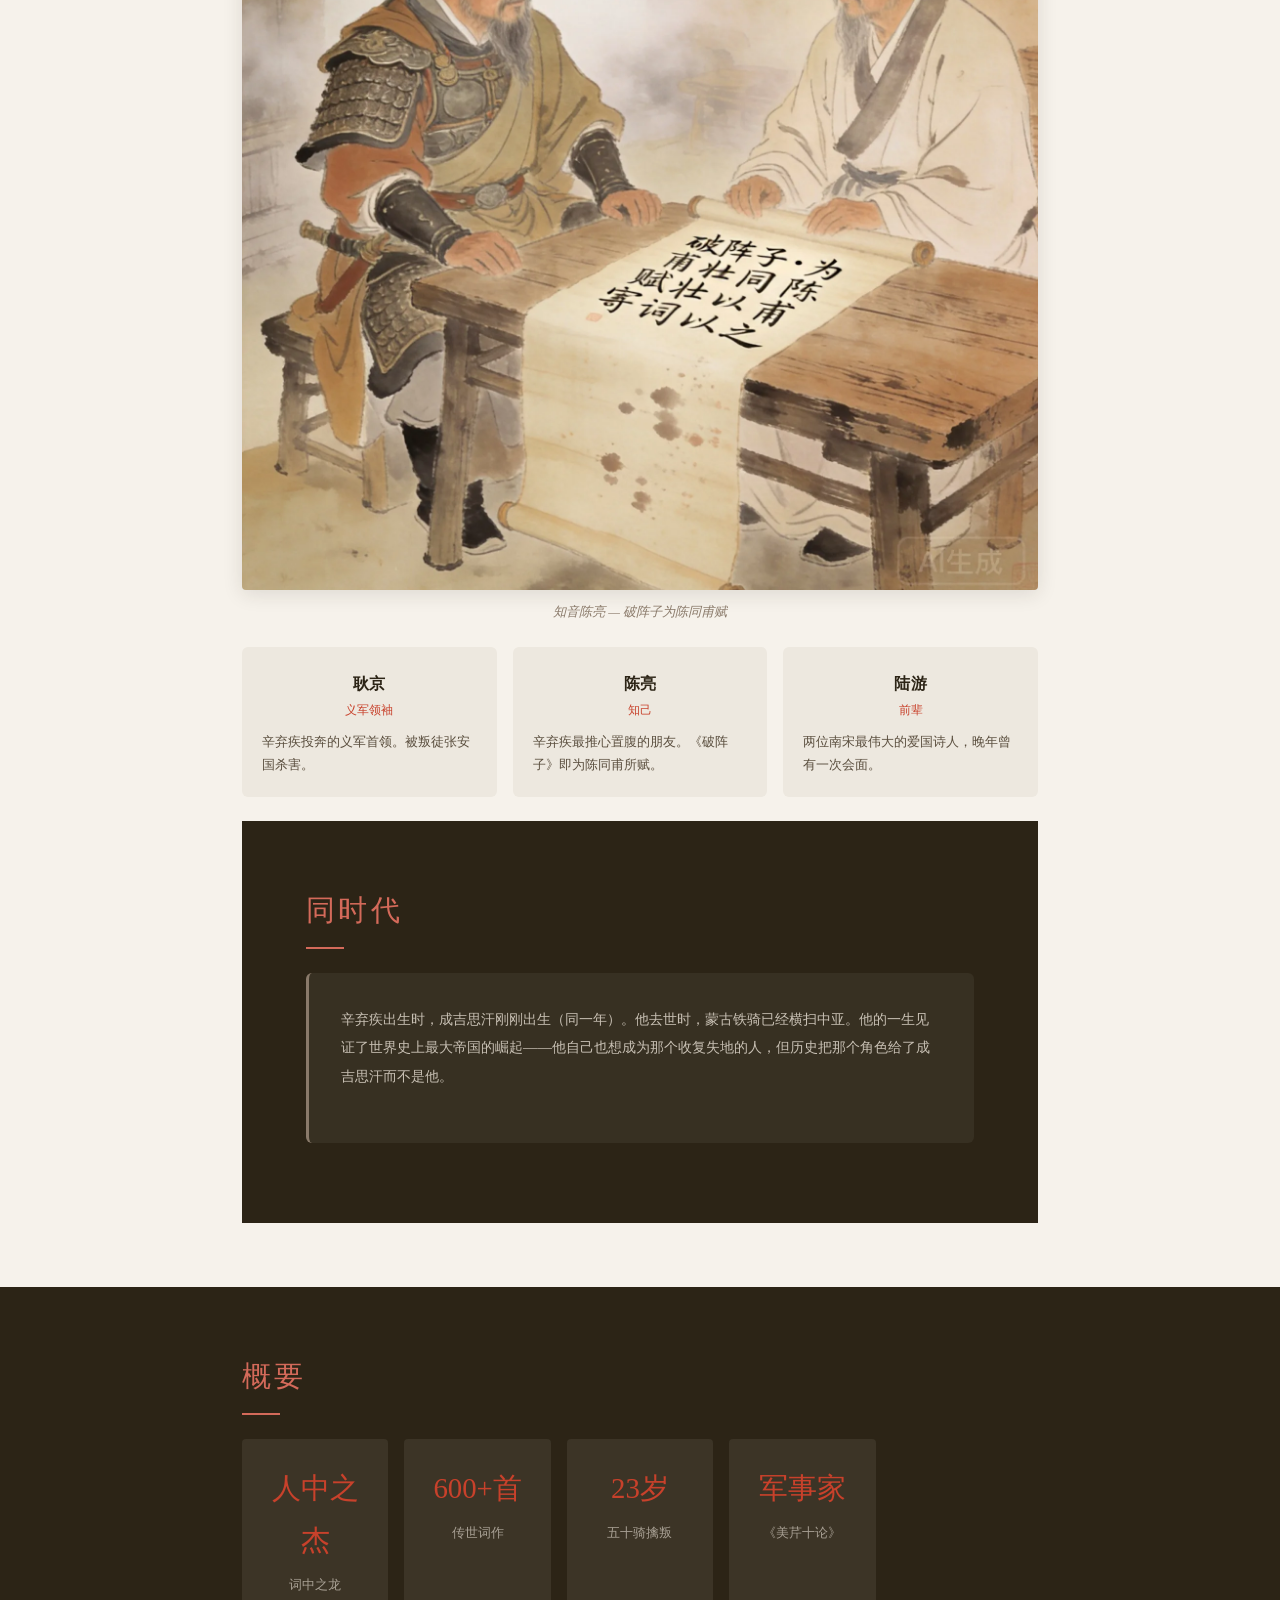
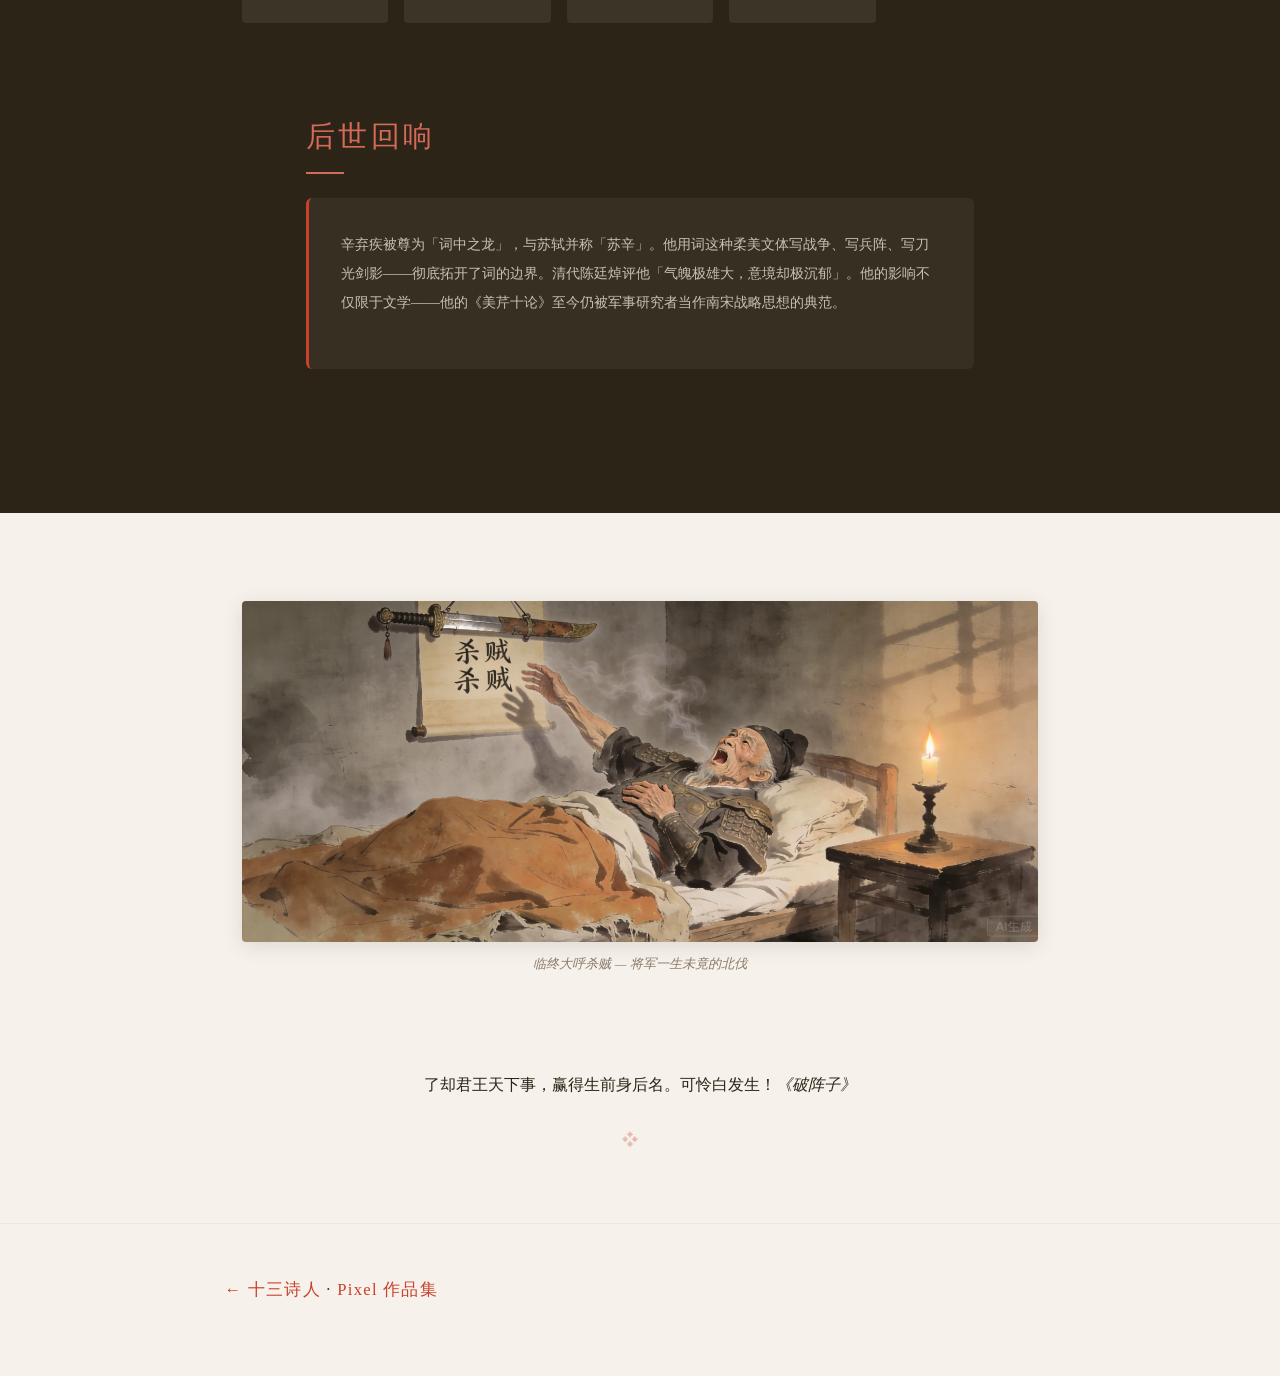
<file: xinqiji.html>
<!DOCTYPE html>
<html lang="zh-CN">
<head>
<meta charset="UTF-8"><meta name="viewport" content="width=device-width,initial-scale=1.0,maximum-scale=5.0">
<meta name="theme-color" content="#2c2416">
<meta property="og:image" content="https://jasoneip01-pixel.github.io/chinese-poets/img/xinqiji-hero.webp">
<meta property="og:image:width" content="2048">
<meta property="og:image:height" content="2048">
<meta property="og:title" content="辛弃疾 · 十三诗人">
<title>辛弃疾 · 十三诗人</title>
<link rel="preload" href="img/xinqiji-hero.webp" as="image">
<link rel="stylesheet" href="shared.css">
</head>
<body>
<nav><div class="inner"><a href="./">← 名录</a><a href="#life">生平</a><a href="#poems">名篇</a><a href="#appreciation">赏读</a><a href="#craft">绝技</a><a href="#start">导读</a><a href="#legacy">回响</a><a href="#stats">概要</a></div></nav>
<div class="hero"><img src="img/xinqiji-hero.webp" alt="xinqiji" style="position:absolute;inset:0;width:100%;height:100%;object-fit:cover;filter:brightness(.55) saturate(.85)"><div class="hero-overlay"></div><div class="hero-content"><div class="dynasty">南宋</div><h1>辛弃疾</h1><div class="lifespan">1140 – 1207</div><div class="poem">醉里挑灯看剑<br>梦回吹角连营</div></div></div>
<div class="section" id="life"><div class="section-inner"><h2>生平</h2><div class="timeline"><div class="timeline-item"><div class="timeline-year">1140</div><div class="timeline-dot"></div><div class="timeline-text"><h3>生于济南</h3><p>字幼安，号稼轩。生于金国占领下的山东。</p></div></div>
<div class="timeline-item"><div class="timeline-year">1161</div><div class="timeline-dot"></div><div class="timeline-text"><h3>起义抗金</h3><p>二十二岁率两千人参加耿京义军。</p></div></div>
<div class="timeline-item"><div class="timeline-year">1162</div><div class="timeline-dot"></div><div class="timeline-text"><h3>五十骑擒叛徒</h3><p>率五十骑突入五万金兵大营，生擒叛徒张安国。时年二十三岁。</p></div></div>
<div class="timeline-item"><div class="timeline-year">1165</div><div class="timeline-dot"></div><div class="timeline-text"><h3>《美芹十论》</h3><p>上书分析宋金战略。不被采纳。</p></div></div>
<div class="timeline-item"><div class="timeline-year">1181</div><div class="timeline-dot"></div><div class="timeline-text"><h3>被劾落职</h3><p>屡遭弹劾，闲居上饶带湖，建稼轩。</p></div></div>
<div class="timeline-item"><div class="timeline-year">1203</div><div class="timeline-dot"></div><div class="timeline-text"><h3>晚年复出</h3><p>六十四岁被起用，镇守京口。</p></div></div>
<div class="timeline-item"><div class="timeline-year">1207</div><div class="timeline-dot"></div><div class="timeline-text"><h3>含恨而卒</h3><p>北伐搁浅。临终大呼「杀贼！杀贼！」年六十八。</p></div></div>
<div class="section-image"><img src="img/xinqiji-scene.webp" alt="生平场景" loading="lazy" class=""><div class="image-caption">醉里挑灯看剑 — 梦回吹角连营</div></div>
</div></div></div>
<div class="section section-dark" id="poems"><div class="section-header-grad" style="background:linear-gradient(135deg,#4a2a2a80,#2a2a3a80)"></div><div class="section-inner"><h2>传世名篇</h2><div class="section-image"><img src="img/xinqiji-poem.webp" alt="名篇意境" loading="lazy" class=""><div class="image-caption">千古江山 — 英雄无觅孙仲谋处</div></div>
<div class="poetry-grid"><div class="poem-card"><span class="badge">破阵子</span><div class="verses">醉里挑灯看剑，梦回吹角连营。<br>八百里分麾下炙，五十弦翻塞外声，沙场秋点兵。</div><div class="source">《破阵子》</div></div>
<div class="poem-card"><span class="badge">永遇乐</span><div class="verses">千古江山，英雄无觅孙仲谋处。<br>想当年，金戈铁马，气吞万里如虎。</div><div class="source">《永遇乐》</div></div>
<div class="poem-card"><span class="badge">青玉案</span><div class="verses">众里寻他千百度，蓦然回首，那人却在，灯火阑珊处。</div><div class="source">《青玉案·元夕》</div></div>
<div class="poem-card"><span class="badge">丑奴儿</span><div class="verses">少年不识愁滋味，爱上层楼。<br>而今识尽愁滋味，欲说还休。</div><div class="source">《丑奴儿》</div></div>
<div class="poem-card"><span class="badge">水龙吟</span><div class="verses">把吴钩看了，栏杆拍遍，无人会，登临意。</div><div class="source">《水龙吟》</div></div>
<div class="poem-card"><span class="badge">菩萨蛮</span><div class="verses">青山遮不住，毕竟东流去。</div><div class="source">《菩萨蛮》</div></div>
</div></div></div>
<div class="section" id="appreciation"><div class="section-inner"><h2>诗词赏读</h2><div class="appreciation-card"><h3>生来要当将军，被迫成为词人</h3><p>辛弃疾是中国文学史上最「割裂」的存在。二十三岁能五十骑擒叛徒、破五万敌军大营的猛将，此后四十五年再未上过战场。他一生都活在「应该是什么」和「实际是什么」的巨大张力中——而这股力量全被压进了他的词里。苏轼的豪放是豁达——「也无风雨也无晴」；辛弃疾的豪放是愤怒——「把吴钩看了，栏杆拍遍，无人会，登临意」。前者底色是和解，后者底色是永不妥协。</p></div><div class="section" id="start"><div class="section-inner"><h2>从哪开始读</h2><div class="reading-card"><p>**从《青玉案·元夕》开始读。** 辛弃疾最著名的词不是关于战争——是关于在灯火阑珊处找到一个不在找的人。然后读《破阵子》，你会震惊于同一个人能从元宵的温柔切换到战场的铁血——而且两种都写到了极致。</p></div></div></div>
</div></div>
<div class="section section-dark" id="stories"><div class="section-inner"><h2>轶事与典故</h2><div class="anecdote-card"><span class="tag">悲剧</span><h3>生来是将军，被迫成词人</h3><p>二十三岁能五十骑擒叛徒的猛将，此后四十五年再未上过战场。</p></div>
<div class="anecdote-card"><span class="tag">苏辛</span><h3>豪放之极致</h3><p>苏轼的豪放是豁达，辛弃疾的豪放是愤怒。前者底色是和解，后者是永不妥协。</p></div>
<div class="anecdote-card"><span class="tag">临终</span><h3>大呼「杀贼」</h3><p>临终前仍大呼「杀贼！杀贼！」——一个一生没有打过仗的将军，用他最后的力气喊出了此生未竟的愿望。</p></div>
<div class="anecdote-card"><span class="tag">偶像</span><h3>孙权</h3><p>辛弃疾一生以孙权为精神偶像。「年少万兜鍪，坐断东南战未休。天下英雄谁敌手？曹刘。生子当如孙仲谋。」</p></div>
</div></div>
<div class="section section-dark" id="craft"><div class="section-inner"><h2>创作绝技</h2><div class="craft-card"><h3>将军词人 — 把一生的愤怒全压进词里</h3><p>辛弃疾是中国文学史上最「割裂」的存在。二十三岁就能五十骑闯五万敌军大营生擒叛徒的天才武将，此后四十五年再未上过战场。苏轼的豪放底色是豁达——「也无风雨也无晴」。辛弃疾的豪放底色是愤怒——「把吴钩看了，栏杆拍遍，无人会，登临意」。他把打不了仗的每一分力气都变成了词，于是有了宋词中最汹涌的力量。临终大呼「杀贼！杀贼！」——一个一生没打过仗的将军，用最后的呼吸喊出了此生未竟的愿望。</p></div><div class="section" id="who"><div class="section-inner"><h2>他是怎样的人</h2><div class="who-card"><p>一粒被压在石头下的种子，长成了比石头更硬的树。辛弃疾的质地是未燃尽的火——二十三岁就做了别人一生做不到的事（五十骑擒叛徒），此后四十五年被放在一个不需要他的地方。一个能打仗的人不被允许打仗——这不是悲剧，这是一种比悲剧更慢的燃烧。他把打不了仗的每一天的愤怒都变成了词——于是有了宋词里最汹涌的力量。临终大呼「杀贼」，不是对敌人的仇恨，是对自己这一生的不甘。</p></div></div></div>
</div></div>
<div class="section" id="people"><div class="section-inner"><h2>人物关系</h2><div class="section-image"><img src="img/xinqiji-figures.webp" alt="人物群像" loading="lazy" class=""><div class="image-caption">知音陈亮 — 破阵子为陈同甫赋</div></div>
<div class="people-grid"><div class="profile-card"><h3>耿京</h3><div class="sub">义军领袖</div><p>辛弃疾投奔的义军首领。被叛徒张安国杀害。</p></div>
<div class="profile-card"><h3>陈亮</h3><div class="sub">知己</div><p>辛弃疾最推心置腹的朋友。《破阵子》即为陈同甫所赋。</p></div>
<div class="profile-card"><h3>陆游</h3><div class="sub">前辈</div><p>两位南宋最伟大的爱国诗人，晚年曾有一次会面。</p></div>
</div><div class="section section-dark" id="era"><div class="section-inner"><h2>同时代</h2><div class="era-card"><p>辛弃疾出生时，成吉思汗刚刚出生（同一年）。他去世时，蒙古铁骑已经横扫中亚。他的一生见证了世界史上最大帝国的崛起——他自己也想成为那个收复失地的人，但历史把那个角色给了成吉思汗而不是他。</p></div></div></div>
</div></div>
<div class="section section-dark" id="stats"><div class="section-inner"><h2>概要</h2><div class="attributes"><div class="attribute"><span class="num">人中之杰</span><span class="label">词中之龙</span></div>
<div class="attribute"><span class="num">600+首</span><span class="label">传世词作</span></div>
<div class="attribute"><span class="num">23岁</span><span class="label">五十骑擒叛</span></div>
<div class="attribute"><span class="num">军事家</span><span class="label">《美芹十论》</span></div>
</div><div class="section" id="legacy"><div class="section-inner"><h2>后世回响</h2><div class="legacy-card"><p>辛弃疾被尊为「词中之龙」，与苏轼并称「苏辛」。他用词这种柔美文体写战争、写兵阵、写刀光剑影——彻底拓开了词的边界。清代陈廷焯评他「气魄极雄大，意境却极沉郁」。他的影响不仅限于文学——他的《美芹十论》至今仍被军事研究者当作南宋战略思想的典范。</p></div></div></div>
</div></div>
<div class="section quote-section"><div class="section-inner"><div class="section-image"><img src="img/xinqiji-closing.webp" alt="收尾" loading="lazy" class=""><div class="image-caption">临终大呼杀贼 — 将军一生未竟的北伐</div><div class="big-quote"></div>
了却君王天下事，赢得生前身后名。可怜白发生！<cite>《破阵子》</cite></div><div class="ornament">❖</div></div></div>
<footer><p><a href="./">← 十三诗人</a> · <a href="https://jasoneip01-pixel.github.io/">Pixel 作品集</a></p></footer>
<button class="back-top" id="back-top">↑</button>
<script src="shared.js"></script>
</body></html>
</file>
<file: shared.css>
/* 十三诗人 — 共享样式 */
*,*::before,*::after{margin:0;padding:0;box-sizing:border-box}
html{scroll-behavior:smooth;-webkit-tap-highlight-color:transparent;scroll-padding-top:3.2rem}
body{font-family:-apple-system,"Noto Serif CJK SC","Source Han Serif SC","Songti SC","Hiragino Mincho ProN",Georgia,"Times New Roman",serif;background:#f6f2eb;color:#2c2416;line-height:1.8;overflow-x:hidden;-webkit-font-smoothing:antialiased;padding:env(safe-area-inset-top) env(safe-area-inset-right) env(safe-area-inset-bottom) env(safe-area-inset-left)}
img{max-width:100%;height:auto;display:block}

.section-inner{max-width:min(800px,calc(100% - 2rem));margin:0 auto}

/* Hero */
.hero{position:relative;height:100svh;min-height:500px;display:flex;align-items:center;justify-content:center;overflow:hidden}
.hero-bg{position:absolute;inset:0;width:100%;height:100%}
.hero-overlay{position:absolute;inset:0;background:linear-gradient(180deg,rgba(44,36,22,.3)0%,rgba(44,36,22,.7)100%)}
.hero-content{position:relative;z-index:1;text-align:center;padding:2rem;width:100%}
.hero-content .dynasty{font-size:clamp(.75rem,1.4vw,1.1rem);color:rgba(246,242,235,.55);letter-spacing:.5em;margin-bottom:1.2rem}
.hero-content h1{font-size:clamp(2.5rem,10vw,7rem);font-weight:400;color:#f6f2eb;letter-spacing:.3em;text-shadow:0 2px 30px rgba(0,0,0,.5);margin-bottom:.3rem}
.hero-content .lifespan{font-size:clamp(.75rem,1.2vw,.9rem);color:rgba(246,242,235,.4);letter-spacing:.2em}
.hero-content .poem{font-size:clamp(.9rem,2vw,1.4rem);color:rgba(246,242,235,.65);margin-top:clamp(1.5rem,3vw,2rem);letter-spacing:.15em;font-style:italic}

/* Nav */
nav{position:sticky;top:0;z-index:100;background:rgba(246,242,235,.96);backdrop-filter:blur(12px);-webkit-backdrop-filter:blur(12px);border-bottom:1px solid #ede8df;overflow-x:auto;white-space:nowrap;-webkit-overflow-scrolling:touch}
nav .inner{max-width:900px;margin:0 auto;padding:0 .5rem;display:flex;gap:0}
nav a{display:inline-block;padding:.7rem .8rem;font-size:.8rem;color:#5a4e3e;text-decoration:none;transition:color .2s;letter-spacing:.04em;flex-shrink:0}
nav a:hover,nav a.active{color:#c8412b}

/* Section */
.section{padding:clamp(3rem,5vw,5rem) clamp(1.25rem,4vw,2rem)}
.section-dark{background:#2c2416;color:#e8e0d4}
.section-dark p{color:#c8c0b4}

h2{font-size:clamp(1.25rem,2.5vw,1.8rem);font-weight:400;color:#c8412b;margin-bottom:1.5rem;letter-spacing:.12em;padding-bottom:.75rem;position:relative}
h2::after{content:'';position:absolute;bottom:0;left:0;width:clamp(2rem,3vw,3rem);height:2px;background:#c8412b}
.section-dark h2{color:#d46a5a}
.section-dark h2::after{background:#d46a5a}
h3{font-size:1.05rem;font-weight:600;color:#2c2416;margin:1.5rem 0 .4rem;letter-spacing:.03em}
.section-dark h3{color:#e8e0d4}
p{font-size:clamp(.93rem,1.3vw,1.05rem);margin-bottom:1.25rem;color:#3a3228;max-width:72ch}
.section-dark p{color:#c8c0b4}

/* Timeline */
.timeline{max-width:800px;margin:0 auto}
.timeline-item{display:flex;gap:clamp(.5rem,2vw,2rem);margin-bottom:clamp(1.5rem,3vw,2.5rem);position:relative}
.timeline-item::before{content:'';position:absolute;left:clamp(2.5rem,5.5vw,5.5rem);top:2.5rem;bottom:-2.5rem;width:1px;background:linear-gradient(to bottom,#c8412b80,transparent)}
.timeline-item:last-child::before{display:none}
.timeline-year{flex:0 0 clamp(2rem,5vw,5rem);font-size:clamp(.75rem,1.2vw,1rem);color:#c8412b;font-weight:600;text-align:right;padding-top:.15rem}
.timeline-dot{flex:0 0 1rem;position:relative}
.timeline-dot::after{content:'';position:absolute;top:.4rem;left:50%;transform:translateX(-50%);width:8px;height:8px;border-radius:50%;background:#c8412b;border:2px solid #f6f2eb}
.timeline-text{flex:1;min-width:0;padding-top:.1rem}
.timeline-text h3{font-size:clamp(.85rem,1.1vw,1rem);font-weight:600;color:#2c2416;margin-bottom:.2rem}
.timeline-text p{font-size:clamp(.78rem,1vw,.9rem);color:#5a4e3e;line-height:1.7;max-width:none}
.section-dark .timeline-text p{color:#a8a094}

/* Poem cards */
.poetry-grid{display:grid;grid-template-columns:repeat(auto-fill,minmax(min(280px,100%),1fr));gap:clamp(1rem,2vw,1.5rem);margin:1.5rem 0}
.poem-card{background:#ede8df;padding:clamp(1.25rem,2.5vw,2rem);border-radius:4px;border-left:3px solid #c8412b;transition:transform .2s}
.poem-card .verses{font-size:clamp(.9rem,1.2vw,.95rem);line-height:2;color:#2c2416;margin-bottom:.6rem}
.poem-card .badge{display:inline-block;font-size:.7rem;color:#c8412b;background:rgba(200,65,43,.08);padding:.15rem .5rem;border-radius:3px;margin-bottom:.5rem;letter-spacing:.05em}
.poem-card .source{font-size:.82rem;color:#8a7a6a;letter-spacing:.05em}
.section-dark .poem-card{background:#2c2416}
.section-dark .poem-card .verses{color:#e8e0d4}
.section-dark .poem-card .source{color:#9a8a7a}

/* Stats */
.attributes{display:grid;grid-template-columns:repeat(auto-fill,minmax(min(130px,40%),1fr));gap:clamp(.75rem,1.5vw,1rem);margin:1.5rem 0}
.attribute{background:#ede8df;padding:clamp(1rem,2vw,1.5rem);text-align:center;border-radius:4px}
.attribute .num{font-size:clamp(1.3rem,2.5vw,1.8rem);color:#c8412b;font-weight:300;display:block;margin-bottom:.2rem}
.attribute .label{font-size:clamp(.8rem,1vw,.85rem);color:#5a4e3e}
.section-dark .attribute{background:rgba(237,232,223,.08)}.section-dark .attribute .label{color:#a8a094}

/* Anecdotes */
.anecdote-card{background:#ede8df;border-radius:4px;padding:1.5rem;margin:1rem 0;border-left:3px solid #c8412b}
.anecdote-card h3{margin:0 0 .3rem;font-size:.95rem}
.anecdote-card .tag{display:inline-block;font-size:.7rem;color:#c8412b;margin-bottom:.4rem}
.anecdote-card p{font-size:.88rem;margin-bottom:0;max-width:none}
.section-dark .anecdote-card{background:rgba(237,232,223,.08)}.section-dark .anecdote-card p{color:#c8c0b4}

/* Quote */
.big-quote{font-size:clamp(1.1rem,2.5vw,1.6rem);text-align:center;color:#5a4e3e;font-style:italic;line-height:2;padding:clamp(2rem,4vw,3rem) clamp(1rem,3vw,2rem);max-width:700px;margin:0 auto}
.big-quote cite{display:block;font-size:clamp(.78rem,1vw,.85rem);color:#8a7a6a;margin-top:.6rem;font-style:normal}
.section-dark .big-quote{color:#c8c0b4}.section-dark .big-quote cite{color:#8a7a6a}

/* Footer */
footer{text-align:center;padding:clamp(2rem,4vw,4rem) clamp(1.25rem,3vw,2rem);color:#8a7a6a;font-size:clamp(.75rem,1vw,.8rem);letter-spacing:.1em;border-top:1px solid #ede8df}
footer a{color:#c8412b;text-decoration:none}
footer a:hover{text-decoration:underline}

/* Back to top */
.back-top{position:fixed;bottom:2rem;right:1.5rem;z-index:90;width:44px;height:44px;border-radius:50%;border:1px solid rgba(200,65,43,.25);background:rgba(246,242,235,.9);backdrop-filter:blur(8px);-webkit-backdrop-filter:blur(8px);color:#c8412b;font-size:1.2rem;cursor:pointer;display:flex;align-items:center;justify-content:center;opacity:0;pointer-events:none;transition:opacity .3s;box-shadow:0 2px 8px rgba(44,36,22,.15)}
.back-top.visible{opacity:1;pointer-events:auto}

/* Craft card */
.craft-card{background:#ede8df;border-radius:8px;padding:clamp(1.5rem,3vw,2.5rem);margin:1.5rem 0;border-top:3px solid #c8412b}
.craft-card h3{font-size:clamp(1rem,2vw,1.25rem);color:#c8412b;margin-bottom:1rem;font-weight:600}
.craft-card p{font-size:.9rem;line-height:2;color:#3a3228;max-width:none}
.section-dark .craft-card{background:rgba(237,232,223,.06)}
.section-dark .craft-card p{color:#c8c0b4}

/* Section header gradient (ink wash effect) */
.section-header-grad{position:absolute;inset:0;pointer-events:none;opacity:.08;z-index:0}
.section-dark{position:relative}

/* Appreciation card */
.appreciation-card{background:#ede8df;border-radius:6px;padding:clamp(1.25rem,3vw,2rem);margin:1rem 0;border-left:3px solid #c8412b}
.appreciation-card h3{font-size:1rem;color:#c8412b;margin:0 0 .8rem;font-weight:600}
.appreciation-card p{font-size:.9rem;color:#3a3228;line-height:1.9;max-width:none}
.section-dark .appreciation-card{background:rgba(237,232,223,.06)}
.section-dark .appreciation-card p{color:#c8c0b4}

/* People grid */
.people-grid{display:grid;grid-template-columns:repeat(auto-fill,minmax(min(200px,100%),1fr));gap:1rem;margin:1.5rem 0}
.profile-card{background:#ede8df;border-radius:6px;padding:1.25rem;text-align:center}
.profile-card h3{font-size:1rem;margin:.2rem 0 0;color:#2c2416}
.profile-card .sub{font-size:.78rem;color:#c8412b;margin-bottom:.5rem}
.profile-card p{font-size:.82rem;color:#5a4e3e;text-align:left;max-width:none;margin-bottom:0}
.section-dark .profile-card{background:rgba(237,232,223,.06)}
.section-dark .profile-card h3{color:#e8e0d4}
.section-dark .profile-card p{color:#a8a094}

/* Quote ornament */
.quote-section{text-align:center}
.ornament{font-size:1.2rem;color:#c8412b;opacity:.3;margin-top:1rem;letter-spacing:1em}
.section-dark .ornament{color:#d46a5a}

/* Section images */
.section-image{margin:1.5rem 0;text-align:center}
.section-image img{max-width:100%;height:auto;border-radius:4px;box-shadow:0 4px 20px rgba(44,36,22,.12)}
.image-caption{font-size:.82rem;color:#8a7a6a;margin-top:.6rem;text-align:center;font-style:italic}
.section-dark .image-caption{color:#a8a094}

/* γ content cards */
.reading-card{background:#ede8df;border-radius:6px;padding:clamp(1.25rem,3vw,2rem);margin:1rem 0;border-left:3px solid #c8412b}
.reading-card p{font-size:.9rem;line-height:2;color:#3a3228;max-width:none}
.section-dark .reading-card{background:rgba(237,232,223,.06)}
.section-dark .reading-card p{color:#c8c0b4}

.who-card{background:transparent;border-radius:0;padding:clamp(1rem,3vw,2rem);margin:1.5rem auto;max-width:640px;text-align:center}
.who-card p{font-size:.95rem;line-height:2.2;color:#3a3228;max-width:none;font-style:italic}
.section-dark .who-card p{color:#c8c0b4}

.era-card{background:rgba(237,232,223,.06);border-radius:6px;padding:clamp(1.25rem,3vw,2rem);margin:1rem 0;border-left:3px solid #8a7a6a}
.era-card p{font-size:.9rem;line-height:2;color:#c8c0b4;max-width:none}

.legacy-card{background:#ede8df;border-radius:6px;padding:clamp(1.25rem,3vw,2rem);margin:1rem 0;border-left:3px solid #c8412b}
.legacy-card p{font-size:.9rem;line-height:2;color:#3a3228;max-width:none}
.section-dark .legacy-card{background:rgba(237,232,223,.06)}
.section-dark .legacy-card p{color:#c8c0b4}

@media(max-width:480px){.people-grid{grid-template-columns:1fr 1fr}}
@media(min-width:900px){.people-grid{grid-template-columns:repeat(3,1fr)}}

/* ── Responsive ── */

/* Phone: <481px */
@media(max-width:480px){
  nav a{padding:.6rem .5rem;font-size:.7rem}
  nav .inner{gap:0}
  .poetry-grid{grid-template-columns:1fr}
  .attributes{grid-template-columns:1fr 1fr}
  .hero-content h1{letter-spacing:.15em}
  .hero-content .dynasty{letter-spacing:.3em}
  .timeline-item{gap:.4rem;margin-bottom:1.2rem}
  .timeline-item::before{left:2.2rem}
  .timeline-year{flex:0 0 1.8rem;font-size:.72rem}
  .timeline-dot::after{width:6px;height:6px}
  .timeline-text h3{font-size:.82rem}
  .timeline-text p{font-size:.76rem}
}

/* Tablet: 481-768px */
@media(min-width:481px) and (max-width:768px){
  .poetry-grid{grid-template-columns:repeat(2,1fr)}
  .section-inner{max-width:calc(100% - 2rem)}
  .hero{min-height:80svh}
}

/* Desktop: 769-1279px */
@media(min-width:769px){
  .hero{min-height:600px}
  .poetry-grid{grid-template-columns:repeat(2,1fr)}
  .section-inner{padding:0 2rem}
  .back-top{bottom:2.5rem;right:2.5rem}
}

/* Mid desktop: 900-1279px */
@media(min-width:900px){
  .hero{min-height:clamp(550px,70svh,750px)}
}

/* Large desktop: 1280px+ */
@media(min-width:1280px){
  .section-inner{max-width:860px}
  .hero{min-height:700px}
  .poetry-grid{grid-template-columns:repeat(3,1fr)}
}

/* Extra large: 1800px+ */
@media(min-width:1800px){
  .section-inner{max-width:960px}
  body{font-size:1.05rem}
  p{font-size:1.1rem}
}

/* Dark mode */
@media(prefers-color-scheme:dark){body{background:#1a1612;color:#e8e0d4}p{color:#c8c0b4}.big-quote{color:#c8c0b4}.big-quote cite{color:#8a7a6a}footer{border-top-color:#2c2416;color:#6a5a4a}nav{background:rgba(26,22,18,.96);border-bottom-color:#2c2416}nav a{color:#a8a094}.back-top{background:rgba(26,22,18,.85);border-color:rgba(212,106,90,.25);color:#d46a5a;box-shadow:0 2px 8px rgba(0,0,0,.3)}}

/* Print */
@media print{nav{display:none}.hero{min-height:auto;height:auto;padding:4rem 2rem}.hero-overlay{display:none}.hero-content h1{color:#2c2416;text-shadow:none}.hero-content .poem{color:#5a4e3e}.section{page-break-inside:avoid}}

/* Nav arrow */
nav .nav-arrow{display:none}
@media(max-width:480px){nav .nav-arrow{display:block;position:sticky;right:0;top:0;background:linear-gradient(90deg,transparent,rgba(246,242,235,.96)40%);padding:0 .5rem}}
</file>
